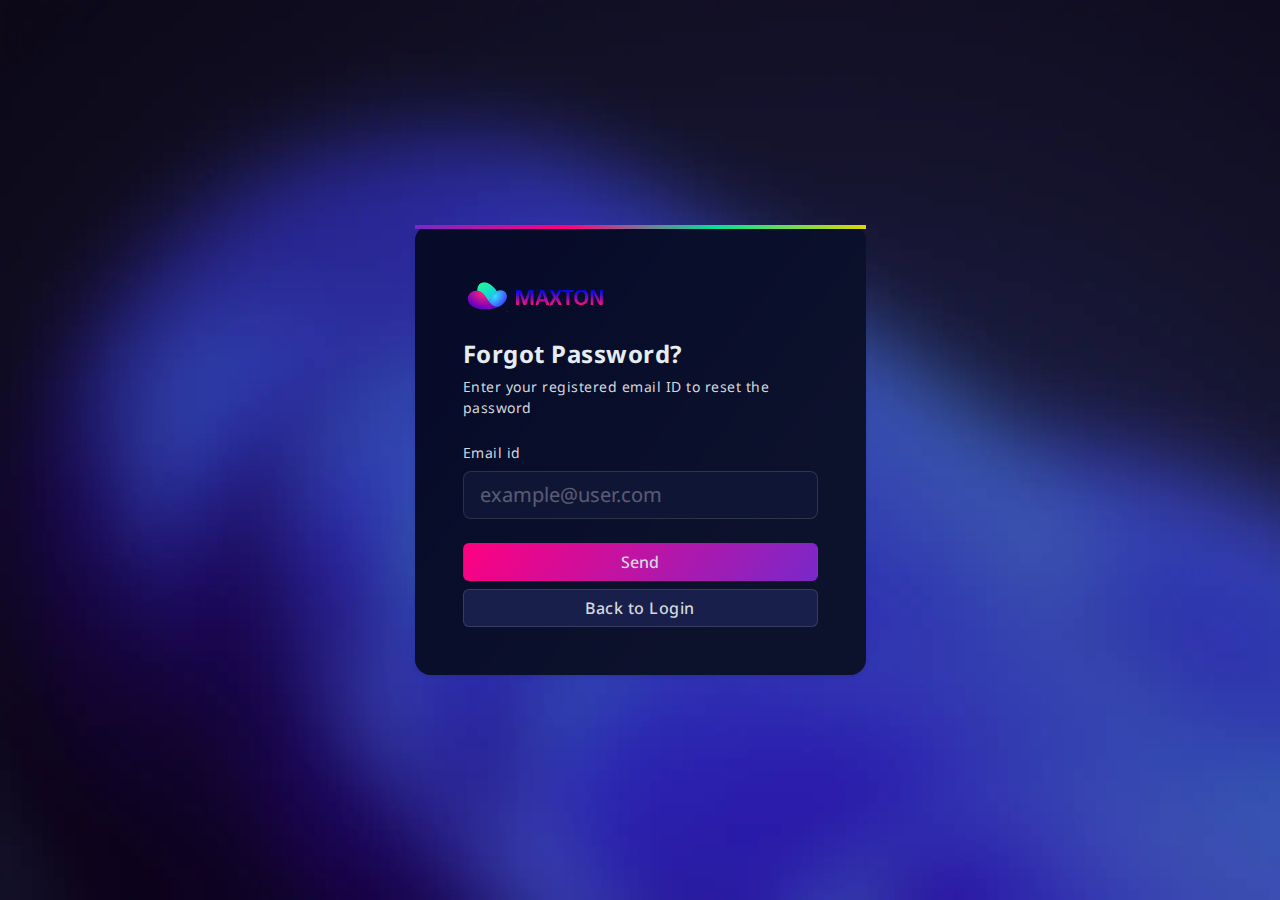
<file: auth-basic-forgot-password.html>
<!doctype html>
<html lang="en" data-bs-theme="blue-theme">

<head>
  <meta charset="utf-8">
  <meta name="viewport" content="width=device-width, initial-scale=1">
  <title>Maxton | Bootstrap 5 Admin Dashboard Template</title>
  <!--favicon-->
	<link rel="icon" href="assets/images/favicon-32x32.png" type="image/png">
  <!-- loader-->
	<link href="assets/css/pace.min.css" rel="stylesheet">
	<script src="assets/js/pace.min.js"></script>

  <!--plugins-->
  <link href="assets/plugins/perfect-scrollbar/css/perfect-scrollbar.css" rel="stylesheet">
  <link rel="stylesheet" type="text/css" href="assets/plugins/metismenu/metisMenu.min.css">
  <link rel="stylesheet" type="text/css" href="assets/plugins/metismenu/mm-vertical.css">
  <!--bootstrap css-->
  <link href="assets/css/bootstrap.min.css" rel="stylesheet">
  <link href="https://fonts.googleapis.com/css2?family=Noto+Sans:wght@300;400;500;600&display=swap" rel="stylesheet">
  <link href="https://fonts.googleapis.com/css?family=Material+Icons+Outlined" rel="stylesheet">
  <!--main css-->
  <link href="assets/css/bootstrap-extended.css" rel="stylesheet">
  <link href="sass/main.css" rel="stylesheet">
  <link href="sass/dark-theme.css" rel="stylesheet">
  <link href="sass/blue-theme.css" rel="stylesheet">
  <link href="sass/responsive.css" rel="stylesheet">

  </head>

  <body class="bg-forgot-password">


  <!--authentication-->
    <div class="auth-basic-wrapper d-flex align-items-center justify-content-center">
      <div class="container my-5 my-lg-0">
        <div class="row">
           <div class="col-12 col-md-8 col-lg-6 col-xl-5 col-xxl-4 mx-auto">
            <div class="card rounded-4 mb-0 border-top border-4 border-primary border-gradient-1">
              <div class="card-body p-5">
                  <img src="assets/images/logo1.png" class="mb-4" width="145" alt="">
                  <h4 class="fw-bold">Forgot Password?</h4>
                  <p class="mb-0">Enter your registered email ID to reset the password</p>

                  <div class="form-body mt-4">
										<form class="row g-4">
											<div class="col-12">
												<label class="form-label">Email id</label>
												<input type="text" class="form-control form-control-lg" placeholder="example@user.com">
											</div>
											<div class="col-12">
												<div class="d-grid gap-2">
                          <button type="button" class="btn btn-grd-primary">Send</button>
                           <a href="auth-basic-login.html" class="btn btn-light">Back to Login</a>
                        </div>
											</div>
										</form>
									</div>

              </div>
            </div>
           </div>
        </div><!--end row-->
      </div>
     </div>
    <!--authentication-->


    <!--plugins-->
    <script src="assets/js/jquery.min.js"></script>

    <script>
      $(document).ready(function () {
        $("#show_hide_password a").on('click', function (event) {
          event.preventDefault();
          if ($('#show_hide_password input').attr("type") == "text") {
            $('#show_hide_password input').attr('type', 'password');
            $('#show_hide_password i').addClass("bi-eye-slash-fill");
            $('#show_hide_password i').removeClass("bi-eye-fill");
          } else if ($('#show_hide_password input').attr("type") == "password") {
            $('#show_hide_password input').attr('type', 'text');
            $('#show_hide_password i').removeClass("bi-eye-slash-fill");
            $('#show_hide_password i').addClass("bi-eye-fill");
          }
        });
      });
    </script>
  
  </body>
</html>
</file>
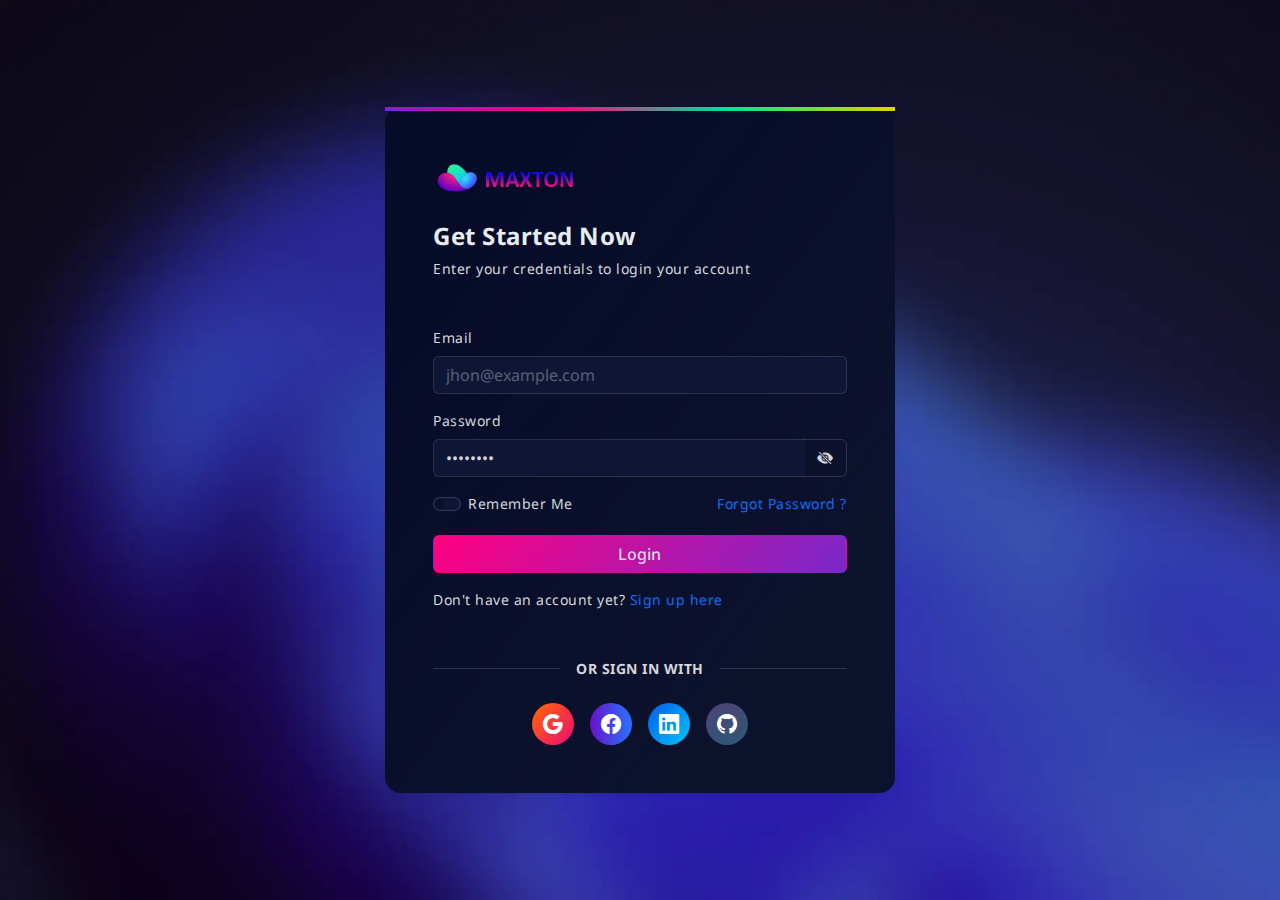
<file: auth-basic-login.html>
<!doctype html>
<html lang="en" data-bs-theme="blue-theme">

<head>
  <meta charset="utf-8">
  <meta name="viewport" content="width=device-width, initial-scale=1">
  <title>Maxton | Bootstrap 5 Admin Dashboard Template</title>
  <!--favicon-->
	<link rel="icon" href="assets/images/favicon-32x32.png" type="image/png">
  <!-- loader-->
	<link href="assets/css/pace.min.css" rel="stylesheet">
	<script src="assets/js/pace.min.js"></script>

  <!--plugins-->
  <link href="assets/plugins/perfect-scrollbar/css/perfect-scrollbar.css" rel="stylesheet">
  <link rel="stylesheet" type="text/css" href="assets/plugins/metismenu/metisMenu.min.css">
  <link rel="stylesheet" type="text/css" href="assets/plugins/metismenu/mm-vertical.css">
  <!--bootstrap css-->
  <link href="assets/css/bootstrap.min.css" rel="stylesheet">
  <link href="https://fonts.googleapis.com/css2?family=Noto+Sans:wght@300;400;500;600&display=swap" rel="stylesheet">
  <link href="https://fonts.googleapis.com/css?family=Material+Icons+Outlined" rel="stylesheet">
  <!--main css-->
  <link href="assets/css/bootstrap-extended.css" rel="stylesheet">
  <link href="sass/main.css" rel="stylesheet">
  <link href="sass/dark-theme.css" rel="stylesheet">
  <link href="sass/blue-theme.css" rel="stylesheet">
  <link href="sass/responsive.css" rel="stylesheet">

  </head>

  <body>

    <!--authentication-->
    <div class="auth-basic-wrapper d-flex align-items-center justify-content-center">
      <div class="container-fluid my-5 my-lg-0">
        <div class="row">
           <div class="col-12 col-md-8 col-lg-6 col-xl-5 col-xxl-4 mx-auto">
            <div class="card rounded-4 mb-0 border-top border-4 border-primary border-gradient-1">
              <div class="card-body p-5">
                  <img src="assets/images/logo1.png" class="mb-4" width="145" alt="">
                  <h4 class="fw-bold">Get Started Now</h4>
                  <p class="mb-0">Enter your credentials to login your account</p>

                  <div class="form-body my-5">
										<form class="row g-3">
											<div class="col-12">
												<label for="inputEmailAddress" class="form-label">Email</label>
												<input type="email" class="form-control" id="inputEmailAddress" placeholder="jhon@example.com">
											</div>
											<div class="col-12">
												<label for="inputChoosePassword" class="form-label">Password</label>
												<div class="input-group" id="show_hide_password">
													<input type="password" class="form-control border-end-0" id="inputChoosePassword" value="12345678" placeholder="Enter Password"> 
                          <a href="javascript:;" class="input-group-text bg-transparent"><i class="bi bi-eye-slash-fill"></i></a>
												</div>
											</div>
											<div class="col-md-6">
												<div class="form-check form-switch">
													<input class="form-check-input" type="checkbox" id="flexSwitchCheckChecked">
													<label class="form-check-label" for="flexSwitchCheckChecked">Remember Me</label>
												</div>
											</div>
											<div class="col-md-6 text-end">	<a href="auth-basic-forgot-password.html">Forgot Password ?</a>
											</div>
											<div class="col-12">
												<div class="d-grid">
													<button type="submit" class="btn btn-grd-primary">Login</button>
												</div>
											</div>
											<div class="col-12">
												<div class="text-start">
													<p class="mb-0">Don't have an account yet? <a href="auth-basic-register.html">Sign up here</a>
													</p>
												</div>
											</div>
										</form>
									</div>

                  <div class="separator section-padding">
                    <div class="line"></div>
                    <p class="mb-0 fw-bold">OR SIGN IN WITH</p>
                    <div class="line"></div>
                  </div>

                  <div class="d-flex gap-3 justify-content-center mt-4">
                    <a href="javascript:;" class="wh-42 d-flex align-items-center justify-content-center rounded-circle bg-grd-danger">
                      <i class="bi bi-google fs-5 text-white"></i>
                    </a>
                    <a href="javascript:;" class="wh-42 d-flex align-items-center justify-content-center rounded-circle bg-grd-deep-blue">
                      <i class="bi bi-facebook fs-5 text-white"></i>
                    </a>
                    <a href="javascript:;" class="wh-42 d-flex align-items-center justify-content-center rounded-circle bg-grd-info">
                      <i class="bi bi-linkedin fs-5 text-white"></i>
                    </a>
                    <a href="javascript:;" class="wh-42 d-flex align-items-center justify-content-center rounded-circle bg-grd-royal">
                      <i class="bi bi-github fs-5 text-white"></i>
                    </a>
                  </div>

              </div>
            </div>
           </div>
        </div><!--end row-->
     </div>
    </div>
    <!--authentication-->


    <!--plugins-->
    <script src="assets/js/jquery.min.js"></script>

    <script>
      $(document).ready(function () {
        $("#show_hide_password a").on('click', function (event) {
          event.preventDefault();
          if ($('#show_hide_password input').attr("type") == "text") {
            $('#show_hide_password input').attr('type', 'password');
            $('#show_hide_password i').addClass("bi-eye-slash-fill");
            $('#show_hide_password i').removeClass("bi-eye-fill");
          } else if ($('#show_hide_password input').attr("type") == "password") {
            $('#show_hide_password input').attr('type', 'text');
            $('#show_hide_password i').removeClass("bi-eye-slash-fill");
            $('#show_hide_password i').addClass("bi-eye-fill");
          }
        });
      });
    </script>
  
  </body>
</html>
</file>
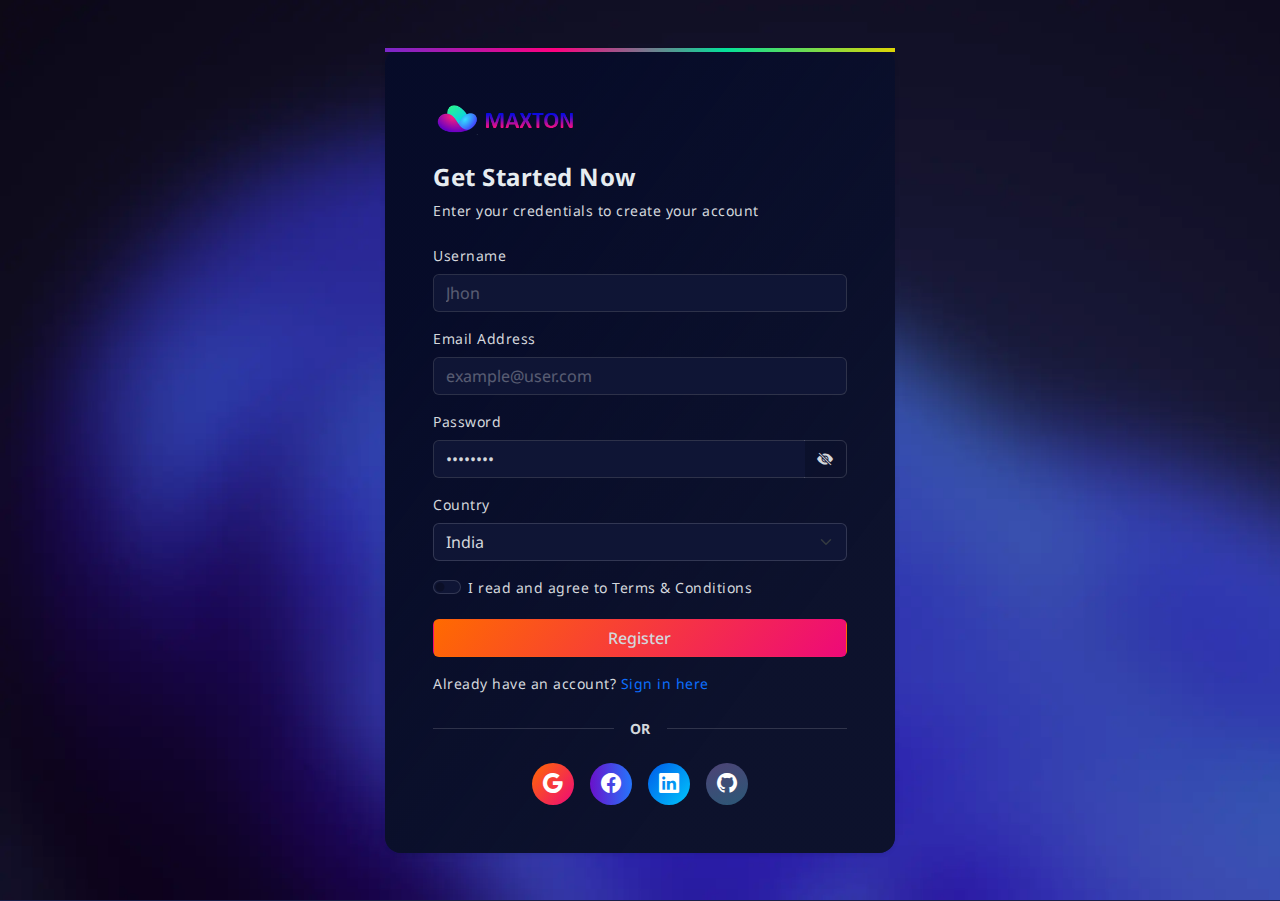
<file: auth-basic-register.html>
<!doctype html>
<html lang="en" data-bs-theme="blue-theme">

<head>
  <meta charset="utf-8">
  <meta name="viewport" content="width=device-width, initial-scale=1">
  <title>Maxton | Bootstrap 5 Admin Dashboard Template</title>
  <!--favicon-->
	<link rel="icon" href="assets/images/favicon-32x32.png" type="image/png">
  <!-- loader-->
	<link href="assets/css/pace.min.css" rel="stylesheet">
	<script src="assets/js/pace.min.js"></script>

  <!--plugins-->
  <link href="assets/plugins/perfect-scrollbar/css/perfect-scrollbar.css" rel="stylesheet">
  <link rel="stylesheet" type="text/css" href="assets/plugins/metismenu/metisMenu.min.css">
  <link rel="stylesheet" type="text/css" href="assets/plugins/metismenu/mm-vertical.css">
  <!--bootstrap css-->
  <link href="assets/css/bootstrap.min.css" rel="stylesheet">
  <link href="https://fonts.googleapis.com/css2?family=Noto+Sans:wght@300;400;500;600&display=swap" rel="stylesheet">
  <link href="https://fonts.googleapis.com/css?family=Material+Icons+Outlined" rel="stylesheet">
  <!--main css-->
  <link href="assets/css/bootstrap-extended.css" rel="stylesheet">
  <link href="sass/main.css" rel="stylesheet">
  <link href="sass/dark-theme.css" rel="stylesheet">
  <link href="sass/blue-theme.css" rel="stylesheet">
  <link href="sass/responsive.css" rel="stylesheet">

  </head>

  <body class="bg-register">


    <!--authentication-->

     <div class="container-fluid my-5">
        <div class="row">
           <div class="col-12 col-md-8 col-lg-6 col-xl-5 col-xxl-5 mx-auto">
            <div class="card rounded-4 mb-0 border-top border-4 border-primary border-gradient-1">
              <div class="card-body p-5">
                  <img src="assets/images/logo1.png" class="mb-4" width="145" alt="">
                  <h4 class="fw-bold">Get Started Now</h4>
                  <p class="mb-0">Enter your credentials to create your account</p>

                  <div class="form-body my-4">
										<form class="row g-3">
											<div class="col-12">
												<label for="inputUsername" class="form-label">Username</label>
												<input type="email" class="form-control" id="inputUsername" placeholder="Jhon">
											</div>
											<div class="col-12">
												<label for="inputEmailAddress" class="form-label">Email Address</label>
												<input type="email" class="form-control" id="inputEmailAddress" placeholder="example@user.com">
											</div>
											<div class="col-12">
												<label for="inputChoosePassword" class="form-label">Password</label>
												<div class="input-group" id="show_hide_password">
													<input type="password" class="form-control border-end-0" id="inputChoosePassword" value="12345678" placeholder="Enter Password">
                           <a href="javascript:;" class="input-group-text bg-transparent"><i class="bi bi-eye-slash-fill"></i></a>
												</div>
											</div>
											<div class="col-12">
												<label for="inputSelectCountry" class="form-label">Country</label>
												<select class="form-select" id="inputSelectCountry" aria-label="Default select example">
													<option selected="">India</option>
													<option value="1">United Kingdom</option>
													<option value="2">America</option>
													<option value="3">Dubai</option>
												</select>
											</div>
											<div class="col-12">
												<div class="form-check form-switch">
													<input class="form-check-input" type="checkbox" id="flexSwitchCheckChecked">
													<label class="form-check-label" for="flexSwitchCheckChecked">I read and agree to Terms &amp; Conditions</label>
												</div>
											</div>
											<div class="col-12">
												<div class="d-grid">
													<button type="submit" class="btn btn-grd-danger">Register</button>
												</div>
											</div>
											<div class="col-12">
												<div class="text-start">
													<p class="mb-0">Already have an account? <a href="auth-basic-login.html">Sign in here</a></p>
												</div>
											</div>
										</form>
									</div>

                  <div class="separator section-padding">
                    <div class="line"></div>
                    <p class="mb-0 fw-bold">OR</p>
                    <div class="line"></div>
                  </div>

                  <div class="d-flex gap-3 justify-content-center mt-4">
                    <a href="javascript:;" class="wh-42 d-flex align-items-center justify-content-center rounded-circle bg-grd-danger">
                      <i class="bi bi-google fs-5 text-white"></i>
                    </a>
                    <a href="javascript:;" class="wh-42 d-flex align-items-center justify-content-center rounded-circle bg-grd-deep-blue">
                      <i class="bi bi-facebook fs-5 text-white"></i>
                    </a>
                    <a href="javascript:;" class="wh-42 d-flex align-items-center justify-content-center rounded-circle bg-grd-info">
                      <i class="bi bi-linkedin fs-5 text-white"></i>
                    </a>
                    <a href="javascript:;" class="wh-42 d-flex align-items-center justify-content-center rounded-circle bg-grd-royal">
                      <i class="bi bi-github fs-5 text-white"></i>
                    </a>
                  </div>

              </div>
            </div>
           </div>
        </div><!--end row-->
     </div>
      
    <!--authentication-->




    <!--plugins-->
    <script src="assets/js/jquery.min.js"></script>

    <script>
      $(document).ready(function () {
        $("#show_hide_password a").on('click', function (event) {
          event.preventDefault();
          if ($('#show_hide_password input').attr("type") == "text") {
            $('#show_hide_password input').attr('type', 'password');
            $('#show_hide_password i').addClass("bi-eye-slash-fill");
            $('#show_hide_password i').removeClass("bi-eye-fill");
          } else if ($('#show_hide_password input').attr("type") == "password") {
            $('#show_hide_password input').attr('type', 'text');
            $('#show_hide_password i').removeClass("bi-eye-slash-fill");
            $('#show_hide_password i').addClass("bi-eye-fill");
          }
        });
      });
    </script>
  
  </body>
</html>
</file>
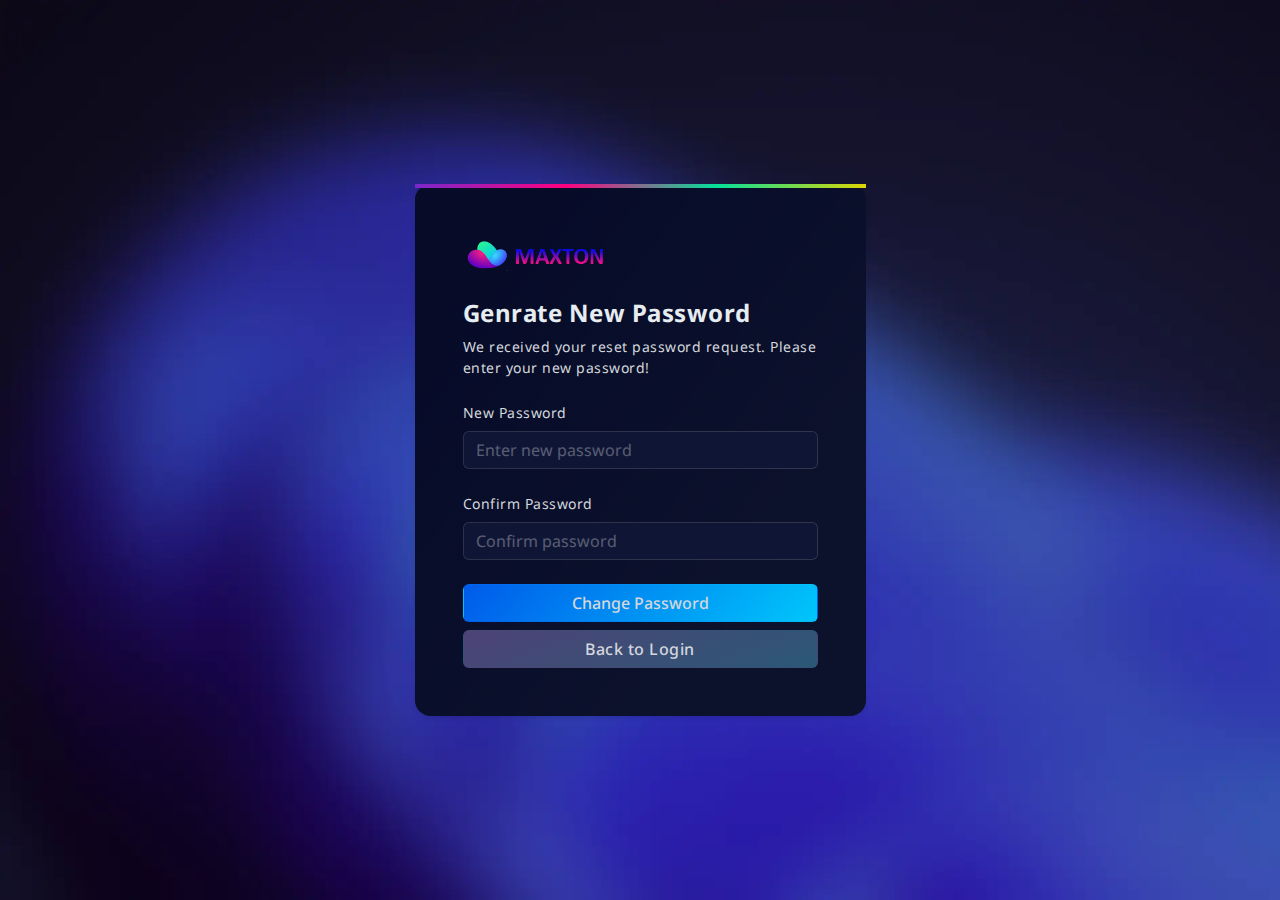
<file: auth-basic-reset-password.html>
<!doctype html>
<html lang="en" data-bs-theme="blue-theme">

<head>
  <meta charset="utf-8">
  <meta name="viewport" content="width=device-width, initial-scale=1">
  <title>Maxton | Bootstrap 5 Admin Dashboard Template</title>
  <!--favicon-->
	<link rel="icon" href="assets/images/favicon-32x32.png" type="image/png">
  <!-- loader-->
	<link href="assets/css/pace.min.css" rel="stylesheet">
	<script src="assets/js/pace.min.js"></script>

  <!--plugins-->
  <link href="assets/plugins/perfect-scrollbar/css/perfect-scrollbar.css" rel="stylesheet">
  <link rel="stylesheet" type="text/css" href="assets/plugins/metismenu/metisMenu.min.css">
  <link rel="stylesheet" type="text/css" href="assets/plugins/metismenu/mm-vertical.css">
  <!--bootstrap css-->
  <link href="assets/css/bootstrap.min.css" rel="stylesheet">
  <link href="https://fonts.googleapis.com/css2?family=Noto+Sans:wght@300;400;500;600&display=swap" rel="stylesheet">
  <link href="https://fonts.googleapis.com/css?family=Material+Icons+Outlined" rel="stylesheet">
  <!--main css-->
  <link href="assets/css/bootstrap-extended.css" rel="stylesheet">
  <link href="sass/main.css" rel="stylesheet">
  <link href="sass/dark-theme.css" rel="stylesheet">
  <link href="sass/blue-theme.css" rel="stylesheet">
  <link href="sass/responsive.css" rel="stylesheet">

  </head>

  <body class="bg-reset-password">

    <!--authentication-->
    <div class="auth-basic-wrapper d-flex align-items-center justify-content-center">
     <div class="container my-5 my-lg-0">
        <div class="row">
           <div class="col-12 col-md-8 col-lg-6 col-xl-5 col-xxl-4 mx-auto">
            <div class="card rounded-4 mb-0 border-top border-4 border-primary border-gradient-1">
              <div class="card-body p-5">
                  <img src="assets/images/logo1.png" class="mb-4" width="145" alt="">
                  <h4 class="fw-bold">Genrate New Password</h4>
                  <p class="mb-0">We received your reset password request. Please enter your new password!</p>
                  <div class="form-body mt-4">
										<form class="row g-4">
											<div class="col-12">
												<label class="form-label" for="NewPassword">New Password</label>
												<input type="text" class="form-control" id="NewPassword" placeholder="Enter new password">
											</div>
                      <div class="col-12">
                        <label class="form-label" for="ConfirmPassword">Confirm Password</label>
                        <input type="text" class="form-control" id="ConfirmPassword" placeholder="Confirm password">
                      </div>
											<div class="col-12">
												<div class="d-grid gap-2">
                          <button type="button" class="btn btn-grd-info">Change Password</button>
                           <a href="auth-basic-login.html" class="btn btn-grd-royal">Back to Login</a>
                        </div>
											</div>
										</form>
									</div>

              </div>
            </div>
           </div>
        </div><!--end row-->
     </div>
    </div>
    <!--authentication-->




    <!--plugins-->
    <script src="assets/js/jquery.min.js"></script>

    <script>
      $(document).ready(function () {
        $("#show_hide_password a").on('click', function (event) {
          event.preventDefault();
          if ($('#show_hide_password input').attr("type") == "text") {
            $('#show_hide_password input').attr('type', 'password');
            $('#show_hide_password i').addClass("bi-eye-slash-fill");
            $('#show_hide_password i').removeClass("bi-eye-fill");
          } else if ($('#show_hide_password input').attr("type") == "password") {
            $('#show_hide_password input').attr('type', 'text');
            $('#show_hide_password i').removeClass("bi-eye-slash-fill");
            $('#show_hide_password i').addClass("bi-eye-fill");
          }
        });
      });
    </script>
  
  </body>
</html>
</file>
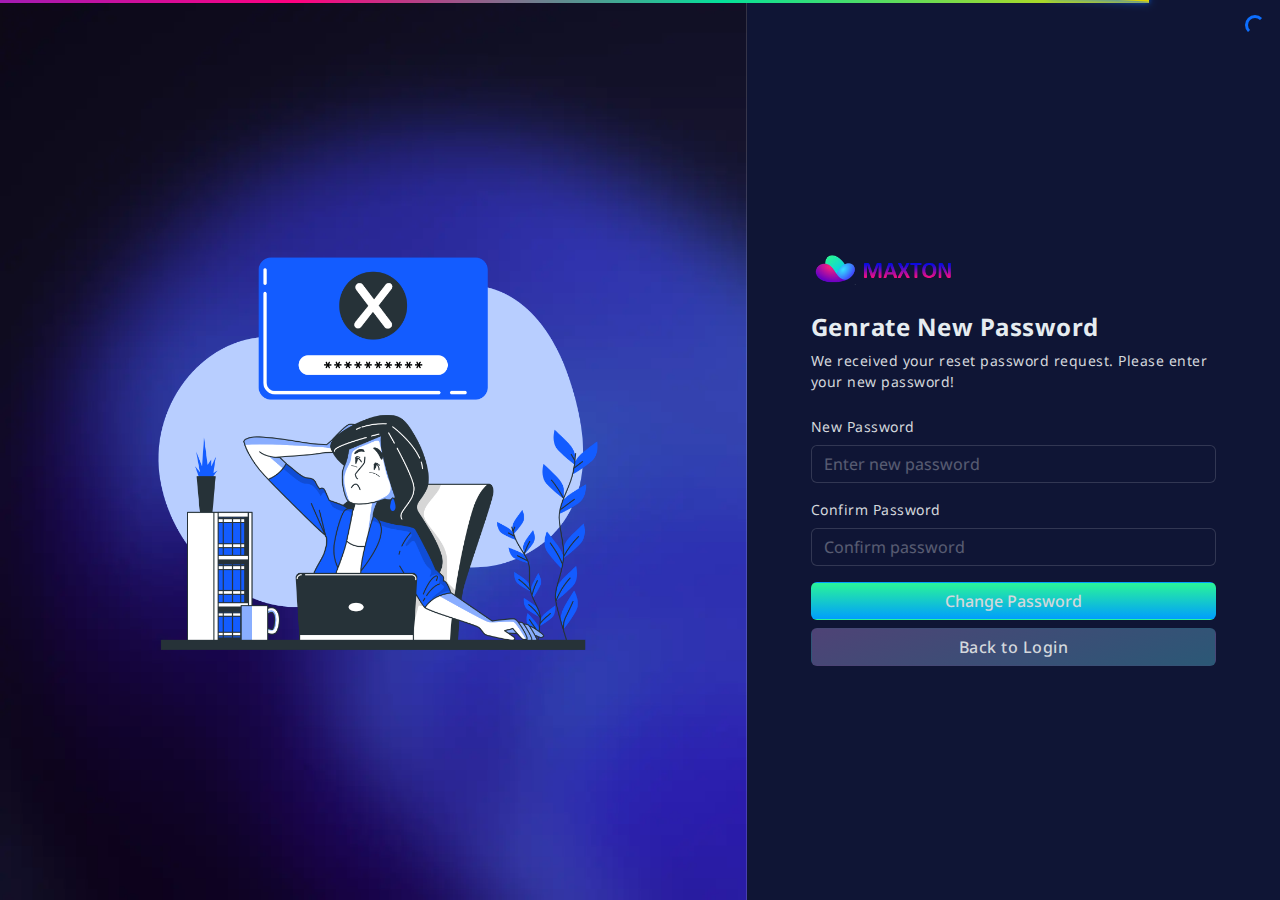
<file: auth-cover-reset-password.html>
<!doctype html>
<html lang="en" data-bs-theme="blue-theme">

<head>
  <meta charset="utf-8">
  <meta name="viewport" content="width=device-width, initial-scale=1">
  <title>Maxton | Bootstrap 5 Admin Dashboard Template</title>
  <!--favicon-->
	<link rel="icon" href="assets/images/favicon-32x32.png" type="image/png">
  <!-- loader-->
	<link href="assets/css/pace.min.css" rel="stylesheet">
	<script src="assets/js/pace.min.js"></script>

  <!--plugins-->
  <link href="assets/plugins/perfect-scrollbar/css/perfect-scrollbar.css" rel="stylesheet">
  <link rel="stylesheet" type="text/css" href="assets/plugins/metismenu/metisMenu.min.css">
  <link rel="stylesheet" type="text/css" href="assets/plugins/metismenu/mm-vertical.css">
  <!--bootstrap css-->
  <link href="assets/css/bootstrap.min.css" rel="stylesheet">
  <link href="https://fonts.googleapis.com/css2?family=Noto+Sans:wght@300;400;500;600&display=swap" rel="stylesheet">
  <link href="https://fonts.googleapis.com/css?family=Material+Icons+Outlined" rel="stylesheet">
  <!--main css-->
  <link href="assets/css/bootstrap-extended.css" rel="stylesheet">
  <link href="sass/main.css" rel="stylesheet">
  <link href="sass/dark-theme.css" rel="stylesheet">
  <link href="sass/blue-theme.css" rel="stylesheet">
  <link href="sass/responsive.css" rel="stylesheet">

  </head>

<body>


  <!--authentication-->

  <div class="section-authentication-cover">
    <div class="">
      <div class="row g-0">

        <div class="col-12 col-xl-7 col-xxl-8 auth-cover-left align-items-center justify-content-center d-none d-xl-flex border-end bg-transparent">

          <div class="card rounded-0 mb-0 border-0 shadow-none bg-transparent bg-none">
            <div class="card-body">
              <img src="assets/images/auth/forgot-password1.png" class="img-fluid auth-img-cover-login" width="550"
                alt="">
            </div>
          </div>

        </div>

        <div class="col-12 col-xl-5 col-xxl-4 auth-cover-right align-items-center justify-content-center">
          <div class="card rounded-0 m-3 mb-0 border-0 shadow-none bg-none">
            <div class="card-body p-5">
              <img src="assets/images/logo1.png" class="mb-4" width="145" alt="">
              <h4 class="fw-bold">Genrate New Password</h4>
              <p class="mb-0">We received your reset password request. Please enter your new password!</p>
              <div class="form-body mt-4">
                <form class="row g-3">
                  <div class="col-12">
                    <label class="form-label" for="NewPassword">New Password</label>
                    <input type="text" class="form-control" id="NewPassword" placeholder="Enter new password">
                  </div>
                  <div class="col-12">
                    <label class="form-label" for="ConfirmPassword">Confirm Password</label>
                    <input type="text" class="form-control" id="ConfirmPassword" placeholder="Confirm password">
                  </div>
                  <div class="col-12">
                    <div class="d-grid gap-2">
                      <button type="button" class="btn btn-grd-branding">Change Password</button>
                       <a href="auth-cover-login.html" class="btn btn-grd-royal">Back to Login</a>
                    </div>
                  </div>
                </form>
              </div>
    
          </div>
          </div>
        </div>

      </div>
      <!--end row-->
    </div>
  </div>

  <!--authentication-->




  <!--plugins-->
  <script src="assets/js/jquery.min.js"></script>

  <script>
    $(document).ready(function () {
      $("#show_hide_password a").on('click', function (event) {
        event.preventDefault();
        if ($('#show_hide_password input').attr("type") == "text") {
          $('#show_hide_password input').attr('type', 'password');
          $('#show_hide_password i').addClass("bi-eye-slash-fill");
          $('#show_hide_password i').removeClass("bi-eye-fill");
        } else if ($('#show_hide_password input').attr("type") == "password") {
          $('#show_hide_password input').attr('type', 'text');
          $('#show_hide_password i').removeClass("bi-eye-slash-fill");
          $('#show_hide_password i').addClass("bi-eye-fill");
        }
      });
    });
  </script>

</body>

</html>
</file>
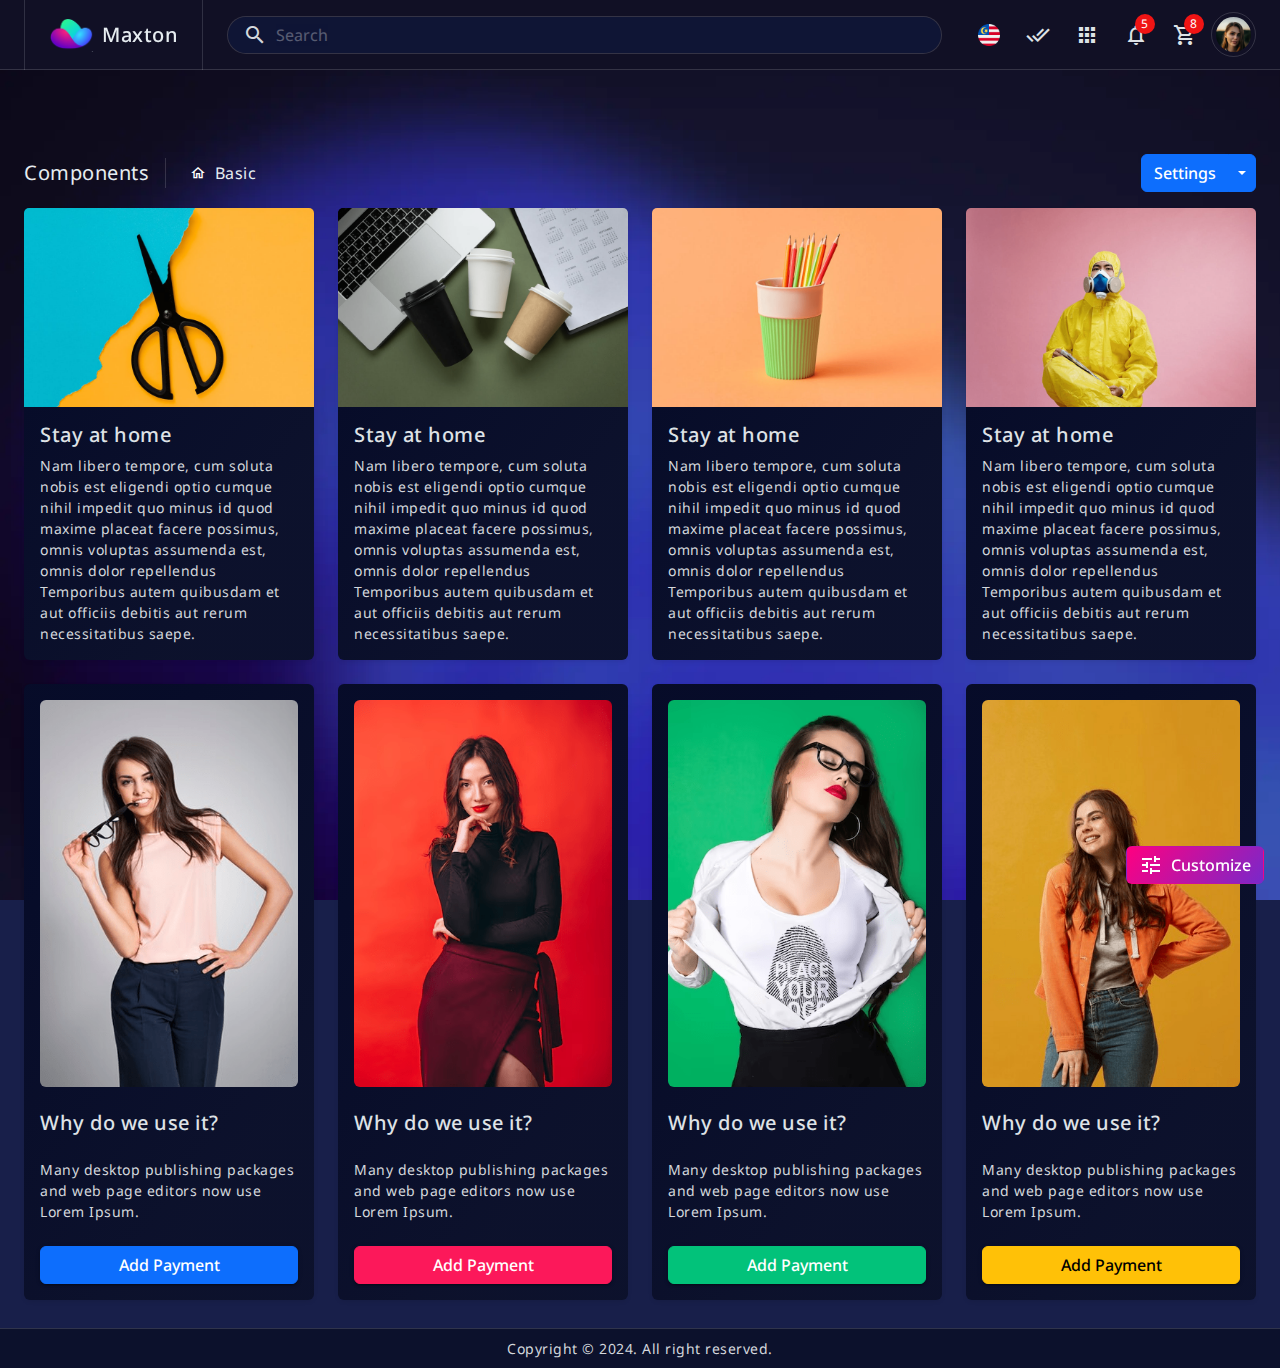
<file: component-cards-basic.html>
<!doctype html>
<html lang="en" data-bs-theme="blue-theme">

<head>
  <meta charset="utf-8">
  <meta name="viewport" content="width=device-width, initial-scale=1">
  <title>Maxton | Bootstrap 5 Admin Dashboard Template</title>
  <!--favicon-->
	<link rel="icon" href="assets/images/favicon-32x32.png" type="image/png">
  <!-- loader-->
	<link href="assets/css/pace.min.css" rel="stylesheet">
	<script src="assets/js/pace.min.js"></script>

  <!--plugins-->
  <link href="assets/plugins/perfect-scrollbar/css/perfect-scrollbar.css" rel="stylesheet">
  <link rel="stylesheet" type="text/css" href="assets/plugins/metismenu/metisMenu.min.css">
  <link rel="stylesheet" type="text/css" href="assets/plugins/metismenu/mm-vertical.css">
  <link href="assets/plugins/simplebar/css/simplebar.css" rel="stylesheet">
  <!--bootstrap css-->
  <link href="assets/css/bootstrap.min.css" rel="stylesheet">
  <link href="https://fonts.googleapis.com/css2?family=Noto+Sans:wght@300;400;500;600&display=swap" rel="stylesheet">
  <link href="https://fonts.googleapis.com/css?family=Material+Icons+Outlined" rel="stylesheet">
  <!--main css-->
  <link href="assets/css/bootstrap-extended.css" rel="stylesheet">
  <link href="sass/main.css" rel="stylesheet">
  <link href="assets/css/horizontal-menu.css" rel="stylesheet">
  <link href="sass/dark-theme.css" rel="stylesheet">
  <link href="sass/blue-theme.css" rel="stylesheet">
  <link href="sass/semi-dark.css" rel="stylesheet">
  <link href="sass/bordered-theme.css" rel="stylesheet">
  <link href="sass/responsive.css" rel="stylesheet">

</head>

<body>

 <!--start header-->
 <header class="top-header">
  <nav class="navbar navbar-expand align-items-center justify-content-between gap-4 border-bottom">
    <div class="logo-header d-none d-xl-flex align-items-center gap-2">
      <div class="logo-icon">
        <img src="assets/images/logo-icon.png" class="logo-img" width="45" alt="">
      </div>
      <div class="logo-name">
        <h5 class="mb-0">Maxton</h5>
      </div>
    </div>
    <div class="btn-toggle d-xl-none" data-bs-toggle="offcanvas" data-bs-target="#offcanvasNavbar">
      <a href="javascript:;"><i class="material-icons-outlined">menu</i></a>
    </div>
    <div class="search-bar">
      <div class="position-relative">
        <input class="form-control rounded-5 px-5 search-control d-lg-block d-none" type="text" placeholder="Search">
        <span class="material-icons-outlined position-absolute d-lg-block d-none ms-3 translate-middle-y start-0 top-50">search</span>
        <span class="material-icons-outlined position-absolute me-3 translate-middle-y end-0 top-50 search-close">close</span>
        <div class="search-popup p-3">
          <div class="card rounded-4 overflow-hidden">
            <div class="card-header d-lg-none">
              <div class="position-relative">
                <input class="form-control rounded-5 px-5 mobile-search-control" type="text" placeholder="Search">
                <span class="material-icons-outlined position-absolute ms-3 translate-middle-y start-0 top-50">search</span>
                <span class="material-icons-outlined position-absolute me-3 translate-middle-y end-0 top-50 mobile-search-close">close</span>
               </div>
            </div>
            <div class="card-body search-content">
              <p class="search-title">Recent Searches</p>
              <div class="d-flex align-items-start flex-wrap gap-2 kewords-wrapper">
                <a href="javascript:;" class="kewords"><span>Angular Template</span><i
                    class="material-icons-outlined fs-6">search</i></a>
                <a href="javascript:;" class="kewords"><span>Dashboard</span><i
                    class="material-icons-outlined fs-6">search</i></a>
                <a href="javascript:;" class="kewords"><span>Admin Template</span><i
                    class="material-icons-outlined fs-6">search</i></a>
                <a href="javascript:;" class="kewords"><span>Bootstrap 5 Admin</span><i
                    class="material-icons-outlined fs-6">search</i></a>
                <a href="javascript:;" class="kewords"><span>Html eCommerce</span><i
                    class="material-icons-outlined fs-6">search</i></a>
                <a href="javascript:;" class="kewords"><span>Sass</span><i
                    class="material-icons-outlined fs-6">search</i></a>
                <a href="javascript:;" class="kewords"><span>laravel 9</span><i
                    class="material-icons-outlined fs-6">search</i></a>
              </div>
              <hr>
              <p class="search-title">Tutorials</p>
              <div class="search-list d-flex flex-column gap-2">
                <div class="search-list-item d-flex align-items-center gap-3">
                  <div class="list-icon">
                    <i class="material-icons-outlined fs-5">play_circle</i>
                  </div>
                  <div class="">
                    <h5 class="mb-0 search-list-title ">Wordpress Tutorials</h5>
                  </div>
                </div>
                <div class="search-list-item d-flex align-items-center gap-3">
                  <div class="list-icon">
                    <i class="material-icons-outlined fs-5">shopping_basket</i>
                  </div>
                  <div class="">
                    <h5 class="mb-0 search-list-title">eCommerce Website Tutorials</h5>
                  </div>
                </div>

                <div class="search-list-item d-flex align-items-center gap-3">
                  <div class="list-icon">
                    <i class="material-icons-outlined fs-5">laptop</i>
                  </div>
                  <div class="">
                    <h5 class="mb-0 search-list-title">Responsive Design</h5>
                  </div>
                </div>
              </div>

              <hr>
              <p class="search-title">Members</p>

              <div class="search-list d-flex flex-column gap-2">
                <div class="search-list-item d-flex align-items-center gap-3">
                  <div class="memmber-img">
                    <img src="assets/images/avatars/01.png" width="32" height="32" class="rounded-circle" alt="">
                  </div>
                  <div class="">
                    <h5 class="mb-0 search-list-title ">Andrew Stark</h5>
                  </div>
                </div>

                <div class="search-list-item d-flex align-items-center gap-3">
                  <div class="memmber-img">
                    <img src="assets/images/avatars/02.png" width="32" height="32" class="rounded-circle" alt="">
                  </div>
                  <div class="">
                    <h5 class="mb-0 search-list-title ">Snetro Jhonia</h5>
                  </div>
                </div>

                <div class="search-list-item d-flex align-items-center gap-3">
                  <div class="memmber-img">
                    <img src="assets/images/avatars/03.png" width="32" height="32" class="rounded-circle" alt="">
                  </div>
                  <div class="">
                    <h5 class="mb-0 search-list-title">Michle Clark</h5>
                  </div>
                </div>

              </div>
            </div>
            <div class="card-footer text-center bg-transparent">
              <a href="javascript:;" class="btn w-100">See All Search Results</a>
            </div>
          </div>
        </div>
      </div>
    </div>
    <ul class="navbar-nav gap-1 nav-right-links align-items-center">
      <li class="nav-item d-lg-none mobile-search-btn">
        <a class="nav-link" href="javascript:;"><i class="material-icons-outlined">search</i></a>
      </li>
      <li class="nav-item dropdown">
        <a class="nav-link dropdown-toggle dropdown-toggle-nocaret" href="avascript:;" data-bs-toggle="dropdown"><img src="assets/images/county/02.png" width="22" alt="">
        </a>
        <ul class="dropdown-menu dropdown-menu-end">
          <li><a class="dropdown-item d-flex align-items-center py-2" href="javascript:;"><img src="assets/images/county/01.png" width="20" alt=""><span class="ms-2">English</span></a>
          </li>
          <li><a class="dropdown-item d-flex align-items-center py-2" href="javascript:;"><img src="assets/images/county/02.png" width="20" alt=""><span class="ms-2">Catalan</span></a>
          </li>
          <li><a class="dropdown-item d-flex align-items-center py-2" href="javascript:;"><img src="assets/images/county/03.png" width="20" alt=""><span class="ms-2">French</span></a>
          </li>
          <li><a class="dropdown-item d-flex align-items-center py-2" href="javascript:;"><img src="assets/images/county/04.png" width="20" alt=""><span class="ms-2">Belize</span></a>
          </li>
          <li><a class="dropdown-item d-flex align-items-center py-2" href="javascript:;"><img src="assets/images/county/05.png" width="20" alt=""><span class="ms-2">Colombia</span></a>
          </li>
          <li><a class="dropdown-item d-flex align-items-center py-2" href="javascript:;"><img src="assets/images/county/06.png" width="20" alt=""><span class="ms-2">Spanish</span></a>
          </li>
          <li><a class="dropdown-item d-flex align-items-center py-2" href="javascript:;"><img src="assets/images/county/07.png" width="20" alt=""><span class="ms-2">Georgian</span></a>
          </li>
          <li><a class="dropdown-item d-flex align-items-center py-2" href="javascript:;"><img src="assets/images/county/08.png" width="20" alt=""><span class="ms-2">Hindi</span></a>
          </li>
        </ul>
      </li>

      <li class="nav-item dropdown position-static  d-md-flex d-none">
        <a class="nav-link dropdown-toggle dropdown-toggle-nocaret" data-bs-auto-close="outside"
        data-bs-toggle="dropdown" href="javascript:;"><i class="material-icons-outlined">done_all</i></a>
        <div class="dropdown-menu dropdown-menu-end mega-menu shadow-lg p-4 p-lg-5">
          <div class="mega-menu-widgets">
           <div class="row row-cols-1 row-cols-lg-2 row-cols-xl-3 g-4 g-lg-5">
              <div class="col">
                <div class="card rounded-4 shadow-none border mb-0">
                  <div class="card-body">
                    <div class="d-flex align-items-start gap-3">
                      <div class="mega-menu-icon flex-shrink-0 bg-danger">
                        <i class="material-icons-outlined">question_answer</i>
                      </div>
                      <div class="mega-menu-content">
                         <h5>Marketing</h5>
                         <p class="mb-0 f-14">In publishing and graphic design, Lorem ipsum is a placeholder text commonly used to demonstrate
                           the visual form of a document.</p>
                      </div>
                   </div>
                  </div>
                </div>
              </div>
              <div class="col">
                <div class="card rounded-4 shadow-none border mb-0">
                  <div class="card-body">
                    <div class="d-flex align-items-start gap-3">
                      <img src="assets/images/megaIcons/02.png" width="40" alt="">
                      <div class="mega-menu-content">
                         <h5>Website</h5>
                         <p class="mb-0 f-14">In publishing and graphic design, Lorem ipsum is a placeholder text commonly used to demonstrate
                           the visual form of a document.</p>
                      </div>
                   </div>
                  </div>
                </div>
              </div>
              <div class="col">
                <div class="card rounded-4 shadow-none border mb-0">
                  <div class="card-body">
                    <div class="d-flex align-items-start gap-3">
                      <img src="assets/images/megaIcons/03.png" width="40" alt="">
                      <div class="mega-menu-content">
                          <h5>Subscribers</h5>
                         <p class="mb-0 f-14">In publishing and graphic design, Lorem ipsum is a placeholder text commonly used to demonstrate
                           the visual form of a document.</p>
                      </div>
                   </div>
                  </div>
                </div>
              </div>
              <div class="col">
                <div class="card rounded-4 shadow-none border mb-0">
                  <div class="card-body">
                    <div class="d-flex align-items-start gap-3">
                      <img src="assets/images/megaIcons/01.png" width="40" alt="">
                      <div class="mega-menu-content">
                         <h5>Hubspot</h5>
                         <p class="mb-0 f-14">In publishing and graphic design, Lorem ipsum is a placeholder text commonly used to demonstrate
                           the visual form of a document.</p>
                      </div>
                   </div>
                  </div>
                </div>
              </div>
              <div class="col">
                <div class="card rounded-4 shadow-none border mb-0">
                  <div class="card-body">
                    <div class="d-flex align-items-start gap-3">
                      <img src="assets/images/megaIcons/11.png" width="40" alt="">
                      <div class="mega-menu-content">
                         <h5>Templates</h5>
                         <p class="mb-0 f-14">In publishing and graphic design, Lorem ipsum is a placeholder text commonly used to demonstrate
                           the visual form of a document.</p>
                      </div>
                   </div>
                  </div>
                </div>
              </div>
              <div class="col">
                <div class="card rounded-4 shadow-none border mb-0">
                  <div class="card-body">
                    <div class="d-flex align-items-start gap-3">
                      <img src="assets/images/megaIcons/13.png" width="40" alt="">
                      <div class="mega-menu-content">
                         <h5>Ebooks</h5>
                         <p class="mb-0 f-14">In publishing and graphic design, Lorem ipsum is a placeholder text commonly used to demonstrate
                           the visual form of a document.</p>
                      </div>
                   </div>
                  </div>
                </div>
              </div>
              <div class="col">
                <div class="card rounded-4 shadow-none border mb-0">
                  <div class="card-body">
                    <div class="d-flex align-items-start gap-3">
                      <img src="assets/images/megaIcons/12.png" width="40" alt="">
                      <div class="mega-menu-content">
                         <h5>Sales</h5>
                         <p class="mb-0 f-14">In publishing and graphic design, Lorem ipsum is a placeholder text commonly used to demonstrate
                           the visual form of a document.</p>
                      </div>
                   </div>
                  </div>
                </div>
              </div>
              <div class="col">
                <div class="card rounded-4 shadow-none border mb-0">
                  <div class="card-body">
                    <div class="d-flex align-items-start gap-3">
                      <img src="assets/images/megaIcons/08.png" width="40" alt="">
                      <div class="mega-menu-content">
                         <h5>Tools</h5>
                         <p class="mb-0 f-14">In publishing and graphic design, Lorem ipsum is a placeholder text commonly used to demonstrate
                           the visual form of a document.</p>
                      </div>
                   </div>
                  </div>
                </div>
              </div>
              <div class="col">
                <div class="card rounded-4 shadow-none border mb-0">
                  <div class="card-body">
                    <div class="d-flex align-items-start gap-3">
                      <img src="assets/images/megaIcons/09.png" width="40" alt="">
                      <div class="mega-menu-content">
                         <h5>Academy</h5>
                         <p class="mb-0 f-14">In publishing and graphic design, Lorem ipsum is a placeholder text commonly used to demonstrate
                           the visual form of a document.</p>
                      </div>
                   </div>
                  </div>
                </div>
              </div>
           </div><!--end row-->
          </div>
        </div>
      </li>
      <li class="nav-item dropdown">
        <a class="nav-link dropdown-toggle dropdown-toggle-nocaret" data-bs-auto-close="outside"
          data-bs-toggle="dropdown" href="javascript:;"><i class="material-icons-outlined">apps</i></a>
        <div class="dropdown-menu dropdown-menu-end dropdown-apps shadow-lg p-3">
          <div class="border rounded-4 overflow-hidden">
            <div class="row row-cols-3 g-0 border-bottom">
              <div class="col border-end">
                <div class="app-wrapper d-flex flex-column gap-2 text-center">
                  <div class="app-icon">
                    <img src="assets/images/apps/01.png" width="36" alt="">
                  </div>
                  <div class="app-name">
                    <p class="mb-0">Gmail</p>
                  </div>
                </div>
              </div>
              <div class="col border-end">
                <div class="app-wrapper d-flex flex-column gap-2 text-center">
                  <div class="app-icon">
                    <img src="assets/images/apps/02.png" width="36" alt="">
                  </div>
                  <div class="app-name">
                    <p class="mb-0">Skype</p>
                  </div>
                </div>
              </div>
              <div class="col">
                <div class="app-wrapper d-flex flex-column gap-2 text-center">
                  <div class="app-icon">
                    <img src="assets/images/apps/03.png" width="36" alt="">
                  </div>
                  <div class="app-name">
                    <p class="mb-0">Slack</p>
                  </div>
                </div>
              </div>
            </div><!--end row-->

            <div class="row row-cols-3 g-0 border-bottom">
              <div class="col border-end">
                <div class="app-wrapper d-flex flex-column gap-2 text-center">
                  <div class="app-icon">
                    <img src="assets/images/apps/04.png" width="36" alt="">
                  </div>
                  <div class="app-name">
                    <p class="mb-0">YouTube</p>
                  </div>
                </div>
              </div>
              <div class="col border-end">
                <div class="app-wrapper d-flex flex-column gap-2 text-center">
                  <div class="app-icon">
                    <img src="assets/images/apps/05.png" width="36" alt="">
                  </div>
                  <div class="app-name">
                    <p class="mb-0">Google</p>
                  </div>
                </div>
              </div>
              <div class="col">
                <div class="app-wrapper d-flex flex-column gap-2 text-center">
                  <div class="app-icon">
                    <img src="assets/images/apps/06.png" width="36" alt="">
                  </div>
                  <div class="app-name">
                    <p class="mb-0">Instagram</p>
                  </div>
                </div>
              </div>
            </div><!--end row-->

            <div class="row row-cols-3 g-0 border-bottom">
              <div class="col border-end">
                <div class="app-wrapper d-flex flex-column gap-2 text-center">
                  <div class="app-icon">
                    <img src="assets/images/apps/07.png" width="36" alt="">
                  </div>
                  <div class="app-name">
                    <p class="mb-0">Spotify</p>
                  </div>
                </div>
              </div>
              <div class="col border-end">
                <div class="app-wrapper d-flex flex-column gap-2 text-center">
                  <div class="app-icon">
                    <img src="assets/images/apps/08.png" width="36" alt="">
                  </div>
                  <div class="app-name">
                    <p class="mb-0">Yahoo</p>
                  </div>
                </div>
              </div>
              <div class="col">
                <div class="app-wrapper d-flex flex-column gap-2 text-center">
                  <div class="app-icon">
                    <img src="assets/images/apps/09.png" width="36" alt="">
                  </div>
                  <div class="app-name">
                    <p class="mb-0">Facebook</p>
                  </div>
                </div>
              </div>
            </div><!--end row-->

            <div class="row row-cols-3 g-0">
              <div class="col border-end">
                <div class="app-wrapper d-flex flex-column gap-2 text-center">
                  <div class="app-icon">
                    <img src="assets/images/apps/10.png" width="36" alt="">
                  </div>
                  <div class="app-name">
                    <p class="mb-0">Figma</p>
                  </div>
                </div>
              </div>
              <div class="col border-end">
                <div class="app-wrapper d-flex flex-column gap-2 text-center">
                  <div class="app-icon">
                    <img src="assets/images/apps/11.png" width="36" alt="">
                  </div>
                  <div class="app-name">
                    <p class="mb-0">Paypal</p>
                  </div>
                </div>
              </div>
              <div class="col">
                <div class="app-wrapper d-flex flex-column gap-2 text-center">
                  <div class="app-icon">
                    <img src="assets/images/apps/12.png" width="36" alt="">
                  </div>
                  <div class="app-name">
                    <p class="mb-0">Photo</p>
                  </div>
                </div>
              </div>
            </div><!--end row-->
          </div>
        </div>
      </li>
      <li class="nav-item dropdown">
        <a class="nav-link dropdown-toggle dropdown-toggle-nocaret position-relative" data-bs-auto-close="outside"
          data-bs-toggle="dropdown" href="javascript:;"><i class="material-icons-outlined">notifications</i>
          <span class="badge-notify">5</span>
        </a>
        <div class="dropdown-menu dropdown-notify dropdown-menu-end shadow">
          <div class="px-3 py-1 d-flex align-items-center justify-content-between border-bottom">
            <h5 class="notiy-title mb-0">Notifications</h5>
            <div class="dropdown">
              <button class="btn btn-secondary dropdown-toggle dropdown-toggle-nocaret option" type="button"
                data-bs-toggle="dropdown" aria-expanded="false">
                <span class="material-icons-outlined">
                  more_vert
                </span>
              </button>
              <div class="dropdown-menu dropdown-option dropdown-menu-end shadow">
                <div><a class="dropdown-item d-flex align-items-center gap-2 py-2" href="javascript:;"><i
                      class="material-icons-outlined fs-6">inventory_2</i>Archive All</a></div>
                <div><a class="dropdown-item d-flex align-items-center gap-2 py-2" href="javascript:;"><i
                      class="material-icons-outlined fs-6">done_all</i>Mark all as read</a></div>
                <div><a class="dropdown-item d-flex align-items-center gap-2 py-2" href="javascript:;"><i
                      class="material-icons-outlined fs-6">mic_off</i>Disable Notifications</a></div>
                <div><a class="dropdown-item d-flex align-items-center gap-2 py-2" href="javascript:;"><i
                      class="material-icons-outlined fs-6">grade</i>What's new ?</a></div>
                <div>
                  <hr class="dropdown-divider">
                </div>
                <div><a class="dropdown-item d-flex align-items-center gap-2 py-2" href="javascript:;"><i
                      class="material-icons-outlined fs-6">leaderboard</i>Reports</a></div>
              </div>
            </div>
          </div>
          <div class="notify-list">
            <div>
              <a class="dropdown-item border-bottom py-2" href="javascript:;">
                <div class="d-flex align-items-center gap-3">
                  <div class="">
                    <img src="assets/images/avatars/01.png" class="rounded-circle" width="45" height="45" alt="">
                  </div>
                  <div class="">
                    <h5 class="notify-title">Congratulations Jhon</h5>
                    <p class="mb-0 notify-desc">Many congtars jhon. You have won the gifts.</p>
                    <p class="mb-0 notify-time">Today</p>
                  </div>
                  <div class="notify-close position-absolute end-0 me-3">
                    <i class="material-icons-outlined fs-6">close</i>
                  </div>
                </div>
              </a>
            </div>
            <div>
              <a class="dropdown-item border-bottom py-2" href="javascript:;">
                <div class="d-flex align-items-center gap-3">
                  <div class="user-wrapper bg-primary text-primary bg-opacity-10">
                    <span>RS</span>
                  </div>
                  <div class="">
                    <h5 class="notify-title">New Account Created</h5>
                    <p class="mb-0 notify-desc">From USA an user has registered.</p>
                    <p class="mb-0 notify-time">Yesterday</p>
                  </div>
                  <div class="notify-close position-absolute end-0 me-3">
                    <i class="material-icons-outlined fs-6">close</i>
                  </div>
                </div>
              </a>
            </div>
            <div>
              <a class="dropdown-item border-bottom py-2" href="javascript:;">
                <div class="d-flex align-items-center gap-3">
                  <div class="">
                    <img src="assets/images/apps/13.png" class="rounded-circle" width="45" height="45" alt="">
                  </div>
                  <div class="">
                    <h5 class="notify-title">Payment Recived</h5>
                    <p class="mb-0 notify-desc">New payment recived successfully</p>
                    <p class="mb-0 notify-time">1d ago</p>
                  </div>
                  <div class="notify-close position-absolute end-0 me-3">
                    <i class="material-icons-outlined fs-6">close</i>
                  </div>
                </div>
              </a>
            </div>
            <div>
              <a class="dropdown-item border-bottom py-2" href="javascript:;">
                <div class="d-flex align-items-center gap-3">
                  <div class="">
                    <img src="assets/images/apps/14.png" class="rounded-circle" width="45" height="45" alt="">
                  </div>
                  <div class="">
                    <h5 class="notify-title">New Order Recived</h5>
                    <p class="mb-0 notify-desc">Recived new order from michle</p>
                    <p class="mb-0 notify-time">2:15 AM</p>
                  </div>
                  <div class="notify-close position-absolute end-0 me-3">
                    <i class="material-icons-outlined fs-6">close</i>
                  </div>
                </div>
              </a>
            </div>
            <div>
              <a class="dropdown-item border-bottom py-2" href="javascript:;">
                <div class="d-flex align-items-center gap-3">
                  <div class="">
                    <img src="assets/images/avatars/06.png" class="rounded-circle" width="45" height="45" alt="">
                  </div>
                  <div class="">
                    <h5 class="notify-title">Congratulations Jhon</h5>
                    <p class="mb-0 notify-desc">Many congtars jhon. You have won the gifts.</p>
                    <p class="mb-0 notify-time">Today</p>
                  </div>
                  <div class="notify-close position-absolute end-0 me-3">
                    <i class="material-icons-outlined fs-6">close</i>
                  </div>
                </div>
              </a>
            </div>
            <div>
              <a class="dropdown-item py-2" href="javascript:;">
                <div class="d-flex align-items-center gap-3">
                  <div class="user-wrapper bg-danger text-danger bg-opacity-10">
                    <span>PK</span>
                  </div>
                  <div class="">
                    <h5 class="notify-title">New Account Created</h5>
                    <p class="mb-0 notify-desc">From USA an user has registered.</p>
                    <p class="mb-0 notify-time">Yesterday</p>
                  </div>
                  <div class="notify-close position-absolute end-0 me-3">
                    <i class="material-icons-outlined fs-6">close</i>
                  </div>
                </div>
              </a>
            </div>
          </div>
        </div>
      </li>
      <li class="nav-item d-md-flex d-none">
        <a class="nav-link position-relative" data-bs-toggle="offcanvas" href="#offcanvasCart"><i
            class="material-icons-outlined">shopping_cart</i>
          <span class="badge-notify">8</span>
        </a>
      </li>
      <li class="nav-item dropdown">
        <a href="javascrpt:;" class="dropdown-toggle dropdown-toggle-nocaret" data-bs-toggle="dropdown">
           <img src="assets/images/avatars/01.png" class="rounded-circle p-1 border" width="45" height="45" alt="">
        </a>
        <div class="dropdown-menu dropdown-user dropdown-menu-end shadow">
          <a class="dropdown-item  gap-2 py-2" href="javascript:;">
            <div class="text-center">
              <img src="assets/images/avatars/01.png" class="rounded-circle p-1 shadow mb-3" width="90" height="90"
                alt="">
              <h5 class="user-name mb-0 fw-bold">Hello, Jhon</h5>
            </div>
          </a>
          <hr class="dropdown-divider">
          <a class="dropdown-item d-flex align-items-center gap-2 py-2" href="javascript:;"><i
            class="material-icons-outlined">person_outline</i>Profile</a>
          <a class="dropdown-item d-flex align-items-center gap-2 py-2" href="javascript:;"><i
            class="material-icons-outlined">local_bar</i>Setting</a>
          <a class="dropdown-item d-flex align-items-center gap-2 py-2" href="javascript:;"><i
            class="material-icons-outlined">dashboard</i>Dashboard</a>
          <a class="dropdown-item d-flex align-items-center gap-2 py-2" href="javascript:;"><i
            class="material-icons-outlined">account_balance</i>Earning</a>
            <a class="dropdown-item d-flex align-items-center gap-2 py-2" href="javascript:;"><i
              class="material-icons-outlined">cloud_download</i>Downloads</a>
          <hr class="dropdown-divider">
          <a class="dropdown-item d-flex align-items-center gap-2 py-2" href="javascript:;"><i
          class="material-icons-outlined">power_settings_new</i>Logout</a>
        </div>
      </li>
    </ul>

  </nav>
</header>
<!--end top header-->


<!--navigation-->
<div class="primary-menu">
  <nav class="navbar navbar-expand-xl align-items-center">
   <div class="offcanvas offcanvas-start w-260" tabindex="-1" id="offcanvasNavbar" aria-labelledby="offcanvasNavbarLabel">
   <div class="offcanvas-header border-bottom h-70">
     <div class="d-flex align-items-center gap-2">
       <div class="">
         <img src="assets/images/logo-icon.png" class="logo-icon" width="45" alt="logo icon">
       </div>
       <div class="">
         <h4 class="logo-text">Maxton</h4>
       </div>
     </div>
     <a href="javascript:;" class="primaery-menu-close" data-bs-dismiss="offcanvas">
      <i class="material-icons-outlined">close</i>
     </a>
   </div>
   <div class="offcanvas-body p-0">
     <ul class="navbar-nav align-items-center flex-grow-1">
     <li class="nav-item dropdown">
       <a class="nav-link dropdown-toggle dropdown-toggle-nocaret" href="javascript:;" data-bs-toggle="dropdown">
         <div class="parent-icon"><i class="material-icons-outlined">home</i>
         </div>
         <div class="menu-title d-flex align-items-center">Dashboard</div>
         <div class="ms-auto dropy-icon"><i class='material-icons-outlined'>expand_more</i></div>
       </a>
       <ul class="dropdown-menu">
         <li><a class="dropdown-item" href="index.html"><i class='material-icons-outlined'>insights</i>Analysis</a></li>
         <li><a class="dropdown-item" href="index2.html"><i class='material-icons-outlined'>shopping_cart</i>eCommerce</a></li>
       </ul>
       </li>
       <li class="nav-item dropdown">
       <a class="nav-link dropdown-toggle dropdown-toggle-nocaret" href="javascript:;" data-bs-toggle="dropdown">
         <div class="parent-icon"><i class='material-icons-outlined'>apps</i>
         </div>
         <div class="menu-title d-flex align-items-center">Apps & Pages</div>
         <div class="ms-auto dropy-icon"><i class='material-icons-outlined'>expand_more</i></div>
       </a>
       <ul class="dropdown-menu">
         <li><a class="dropdown-item" href="app-emailbox.html"><i class='material-icons-outlined'>email</i>Email</a></li>
         <li><a class="dropdown-item" href="app-chat-box.html"><i class='material-icons-outlined'>chat</i>Chat Box</a></li>
         <li><a class="dropdown-item" href="app-file-manager.html"><i class='material-icons-outlined'>folder</i>File Manager</a></li>
         <li><a class="dropdown-item" href="app-to-do.html"><i class='material-icons-outlined'>task</i>Todo</a></li>
         <li><a class="dropdown-item" href="app-invoice.html"><i class='material-icons-outlined'>description</i>Invoice</a></li>
         <li class="nav-item dropend">
         <a class="dropdown-item dropdown-toggle dropdown-toggle-nocaret" href="javascript:;"><i class='material-icons-outlined'>layers</i>Pages</a>
         <ul class="dropdown-menu submenu">
           <li class="nav-item dropend"><a class="dropdown-item dropdown-toggle dropdown-toggle-nocaret" href="javascript:;"><i class='material-icons-outlined'>navigate_next</i>Error</a>
             <ul class="dropdown-menu">
               <li><a class="dropdown-item" href="pages-error-403.html"><i class='material-icons-outlined'>navigate_next</i>403 Error</a></li>
               <li><a class="dropdown-item" href="pages-error-404.html"><i class='material-icons-outlined'>navigate_next</i>404 rror</a></li>
               <li><a class="dropdown-item" href="pages-error-505.html"><i class='material-icons-outlined'>navigate_next</i>505 rror</a></li>
               <li><a class="dropdown-item" href="pages-coming-soon.html"><i class='material-icons-outlined'>navigate_next</i>Coming Soon</a></li>
               <li><a class="dropdown-item" href="pages-starter-page.html"><i class='material-icons-outlined'>navigate_next</i>Blank Page</a></li>
               </ul>
           </li>
           <li><a class="dropdown-item" href="user-profile.html"><i class='material-icons-outlined'>navigate_next</i>User Profile</a></li>
           <li><a class="dropdown-item" href="timeline.html"><i class='material-icons-outlined'>navigate_next</i>Timeline</a></li>
           <li><a class="dropdown-item" href="faq.html"><i class='material-icons-outlined'>navigate_next</i>FAQ</a></li>
           <li><a class="dropdown-item" href="pricing-table.html"><i class='material-icons-outlined'>navigate_next</i>Pricing</a></li>
           </ul>
         </li>
       </ul>
       </li>
       <li class="nav-item dropdown">
       <a class="nav-link dropdown-toggle dropdown-toggle-nocaret" href="javascript:;" data-bs-toggle="dropdown">
         <div class="parent-icon"><i class='material-icons-outlined'>note_alt</i>
         </div>
         <div class="menu-title d-flex align-items-center">Forms</div>
         <div class="ms-auto dropy-icon"><i class='material-icons-outlined'>expand_more</i></div>
       </a>
       <ul class="dropdown-menu">
         <li> <a class="dropdown-item" href="form-elements.html"><i class='material-icons-outlined'>source</i>Form Elements</a>
         </li>
         <li> <a class="dropdown-item" href="form-input-group.html"><i class='material-icons-outlined'>work_outline</i>Input Groups</a>
         </li>
         <li> <a class="dropdown-item" href="form-radios-and-checkboxes.html"><i class='material-icons-outlined'>timeline</i>Radios & Checkboxes</a>
         </li>
         <li> <a class="dropdown-item" href="form-layouts.html"><i class='material-icons-outlined'>label</i>Forms Layouts</a>
         </li>
         <li> <a class="dropdown-item" href="form-validations.html"><i class='material-icons-outlined'>tips_and_updates</i>Form Validation</a>
         </li>
         <li> <a class="dropdown-item" href="form-wizard.html"><i class='material-icons-outlined'>dns</i>Form Wizard</a>
         </li>
         <li> <a class="dropdown-item" href="form-file-upload.html"><i class='material-icons-outlined'>hourglass_empty</i>File Upload</a>
         </li>
         <li> <a class="dropdown-item" href="form-date-time-pickes.html"><i class='material-icons-outlined'>backup</i>Date Pickers</a>
         </li>
         <li> <a class="dropdown-item" href="form-select2.html"><i class='material-icons-outlined'>integration_instructions</i>Select2</a>
         </li>
         <li> <a class="dropdown-item" href="form-repeater.html"><i class='material-icons-outlined'>mark_as_unread</i>Form Repeater</a>
         </li>
       </ul>
       </li>
       <li class="nav-item dropdown">
       <a class="nav-link dropdown-toggle dropdown-toggle-nocaret" href="javascript:;" data-bs-toggle="dropdown">
         <div class="parent-icon"><i class='material-icons-outlined'>account_circle</i>
         </div>
         <div class="menu-title d-flex align-items-center">Authentication</div>
         <div class="ms-auto dropy-icon"><i class='material-icons-outlined'>expand_more</i></div>
       </a>
       <ul class="dropdown-menu">
         <li class="nav-item dropend">
         <a class="dropdown-item dropdown-toggle dropdown-toggle-nocaret" href="javascript:;"><i class='material-icons-outlined'>event</i>Basic</a>
         <ul class="dropdown-menu submenu">
           <li><a class="dropdown-item" href="auth-basic-login.html"><i class='material-icons-outlined'>navigate_next</i>Sign In</a></li>
           <li><a class="dropdown-item" href="auth-basic-register.html"><i class='material-icons-outlined'>navigate_next</i>Sign Up</a></li>
           <li><a class="dropdown-item" href="auth-basic-forgot-password.html"><i class='material-icons-outlined'>navigate_next</i>Forgot Password</a></li>
           <li><a class="dropdown-item" href="auth-basic-reset-password.html"><i class='material-icons-outlined'>navigate_next</i>Reset Password</a></li>
           </ul>
         </li>
         <li class="nav-item dropend">
         <a class="dropdown-item dropdown-toggle dropdown-toggle-nocaret" href="javascript:;"><i class='material-icons-outlined'>perm_identity</i>Cover</a>
         <ul class="dropdown-menu submenu">
           <li><a class="dropdown-item" href="auth-cover-login.html"><i class='material-icons-outlined'>navigate_next</i>Sign In</a></li>
           <li><a class="dropdown-item" href="auth-cover-register.html"><i class='material-icons-outlined'>navigate_next</i>Sign Up</a></li>
           <li><a class="dropdown-item" href="auth-cover-forgot-password.html"><i class='material-icons-outlined'>navigate_next</i>Forgot Password</a></li>
           <li><a class="dropdown-item" href="auth-cover-reset-password.html"><i class='material-icons-outlined'>navigate_next</i>Reset Password</a></li>
           </ul>
         </li>
         <li class="nav-item dropend">
         <a class="dropdown-item dropdown-toggle dropdown-toggle-nocaret" href="javascript:;"><i class='material-icons-outlined'>assignment</i>Boxed</a>
         <ul class="dropdown-menu submenu">
           <li><a class="dropdown-item" href="auth-boxed-login.html"><i class='material-icons-outlined'>navigate_next</i>Sign In</a></li>
           <li><a class="dropdown-item" href="auth-boxed-register.html"><i class='material-icons-outlined'>navigate_next</i>Sign Up</a></li>
           <li><a class="dropdown-item" href="auth-boxed-forgot-password.html"><i class='material-icons-outlined'>navigate_next</i>Forgot Password</a></li>
           <li><a class="dropdown-item" href="auth-boxed-reset-password.html"><i class='material-icons-outlined'>navigate_next</i>Reset Password</a></li>
           </ul>
         </li>
       </ul>
       </li>
       <li class="nav-item dropdown">
       <a class="nav-link dropdown-toggle dropdown-toggle-nocaret" href="javascript:;" data-bs-toggle="dropdown">
         <div class="parent-icon"><i class='material-icons-outlined'>medical_services</i>
         </div>
         <div class="menu-title d-flex align-items-center">UI Elements</div>
         <div class="ms-auto dropy-icon"><i class='material-icons-outlined'>expand_more</i></div>
       </a>
       <ul class="dropdown-menu">
         <li class="nav-item dropend">
          <a class="dropdown-item dropdown-toggle dropdown-toggle-nocaret" href="javascript:;"><i class='material-icons-outlined'>widgets</i>Widgets</a>
          <ul class="dropdown-menu submenu">
            <li><a class="dropdown-item" href="widgets-data.html"><i class='material-icons-outlined'>navigate_next</i>Data</a></li>
            <li><a class="dropdown-item" href="widgets-static.html"><i class='material-icons-outlined'>navigate_next</i>Static</a></li>
            </ul>
          </li>
         <li class="nav-item dropend">
         <a class="dropdown-item dropdown-toggle dropdown-toggle-nocaret" href="javascript:;"><i class='material-icons-outlined'>shopping_bag</i>eCommerce</a>
         <ul class="dropdown-menu submenu">
           <li><a class="dropdown-item" href="ecommerce-products.html"><i class='material-icons-outlined'>navigate_next</i>Products</a></li>
           <li><a class="dropdown-item" href="ecommerce-add-product.html"><i class='material-icons-outlined'>navigate_next</i>Add Product</a></li>
           <li><a class="dropdown-item" href="ecommerce-customers.html"><i class='material-icons-outlined'>navigate_next</i>Customer</a></li>
           <li><a class="dropdown-item" href="ecommerce-customer-details.html"><i class='material-icons-outlined'>navigate_next</i>Customer Details</a></li>
           <li><a class="dropdown-item" href="ecommerce-orders.html"><i class='material-icons-outlined'>navigate_next</i>Orders</a></li>
           <li><a class="dropdown-item" href="ecommerce-order-details.html"><i class='material-icons-outlined'>navigate_next</i>Order Details</a></li>
           </ul>
         </li>
         <li class="nav-item dropend">
         <a class="dropdown-item dropdown-toggle dropdown-toggle-nocaret" href="javascript:;"><i class='material-icons-outlined'>free_breakfast</i>Components</a>
         <ul class="dropdown-menu scroll-menu">
           <li><a class="dropdown-item" href="component-alerts.html"><i class='material-icons-outlined'>navigate_next</i>Alerts</a></li>
           <li><a class="dropdown-item" href="component-accordions.html"><i class='material-icons-outlined'>navigate_next</i>Accordions</a></li>
           <li><a class="dropdown-item" href="component-badges.html"><i class='material-icons-outlined'>navigate_next</i>Badges</a></li>
           <li><a class="dropdown-item" href="component-buttons.html"><i class='material-icons-outlined'>navigate_next</i>Buttons</a></li>
           <li><a class="dropdown-item" href="cards.html"><i class='material-icons-outlined'>navigate_next</i>Cards</a></li>
           <li><a class="dropdown-item" href="component-carousels.html"><i class='material-icons-outlined'>navigate_next</i>Carousels</a></li>
           <li><a class="dropdown-item" href="component-media-object.html"><i class='material-icons-outlined'>navigate_next</i>Media Objects</a></li>
           <li><a class="dropdown-item" href="component-modals.html"><i class='material-icons-outlined'>navigate_next</i>Modals</a></li>
           <li><a class="dropdown-item" href="component-navs-tabs.html"><i class='material-icons-outlined'>navigate_next</i>Navs & Tabs</a></li>
           <li><a class="dropdown-item" href="component-navbar.html"><i class='material-icons-outlined'>navigate_next</i>Navbar</a></li>
           <li><a class="dropdown-item" href="component-paginations.html"><i class='material-icons-outlined'>navigate_next</i>Pagination</a></li>
           <li><a class="dropdown-item" href="component-popovers-tooltips.html"><i class='material-icons-outlined'>navigate_next</i>Popovers & Tooltips</a></li>
           <li><a class="dropdown-item" href="component-progress-bars.html"><i class='material-icons-outlined'>navigate_next</i>Progress</a></li>
           <li><a class="dropdown-item" href="component-spinners.html"><i class='material-icons-outlined'>navigate_next</i>Spinners</a></li>
           <li><a class="dropdown-item" href="component-notifications.html"><i class='material-icons-outlined'>navigate_next</i>Notifications</a></li>
           <li><a class="dropdown-item" href="component-avtars-chips.html"><i class='material-icons-outlined'>navigate_next</i>Avatrs & Chips</a></li>
           </ul>
         </li>
         <li class="nav-item dropend">
         <a class="dropdown-item dropdown-toggle dropdown-toggle-nocaret" href="javascript:;"><i class='material-icons-outlined'>cases</i>Icons</a>
         <ul class="dropdown-menu submenu">
           <li><a class="dropdown-item" href="icons-line-icons.html"><i class='material-icons-outlined'>navigate_next</i>Line Icons</a></li>
           <li><a class="dropdown-item" href="icons-boxicons.html"><i class='material-icons-outlined'>navigate_next</i>Boxicons</a></li>
           <li><a class="dropdown-item" href="icons-feather-icons.html"><i class='material-icons-outlined'>navigate_next</i>Feather Icons</a></li>
           </ul>
         </li>
       </ul>
       </li>
       <li class="nav-item dropdown">
       <a class="nav-link dropdown-toggle dropdown-toggle-nocaret" href="javascript:;" data-bs-toggle="dropdown">
         <div class="parent-icon"><i class='material-icons-outlined'>pie_chart</i>
         </div>
         <div class="menu-title d-flex align-items-center">Charts</div>
         <div class="ms-auto dropy-icon"><i class='material-icons-outlined'>expand_more</i></div>
       </a>
       <ul class="dropdown-menu">
         <li><a class="dropdown-item" href="charts-apex-chart.html"><i class='material-icons-outlined'>leaderboard</i></i>Apex</a></li>
         <li><a class="dropdown-item" href="charts-chartjs.html"><i class='material-icons-outlined'>analytics</i>Chartjs</a></li>
         <li class="nav-item dropend">
         <a class="dropdown-item dropdown-toggle dropdown-toggle-nocaret" href="javascript:;"><i class='material-icons-outlined'>pie_chart</i>Maps</a>
         <ul class="dropdown-menu submenu">
           <li><a class="dropdown-item" href="map-google-maps.html"><i class='material-icons-outlined'>navigate_next</i>Google Maps</a></li>
           <li><a class="dropdown-item" href="map-vector-maps.html"><i class='material-icons-outlined'>navigate_next</i>Vector Maps</a></li>
          </ul>
         </li>
       </ul>
       </li>
       <li class="nav-item dropdown">
       <a class="nav-link dropdown-toggle dropdown-toggle-nocaret" href="javascript:;" data-bs-toggle="dropdown">
         <div class="parent-icon"><i class='material-icons-outlined'>table_chart</i>
         </div>
         <div class="menu-title d-flex align-items-center">Tables</div>
         <div class="ms-auto dropy-icon"><i class='material-icons-outlined'>expand_more</i></div>
       </a>
       <ul class="dropdown-menu">
         <li><a class="dropdown-item" href="table-basic-table.html"><i class='material-icons-outlined'>navigate_next</i>Basic Table</a></li>
         <li><a class="dropdown-item" href="table-datatable.html"><i class='material-icons-outlined'>navigate_next</i>Data Table</a></li>
       </ul>
       </li>
     </ul>
   </div>
   </div>
 </nav>
</div>
<!--end navigation-->


  <!--start main wrapper-->
  <main class="main-wrapper">
    <div class="main-content">
      <!--breadcrumb-->
				<div class="page-breadcrumb d-none d-sm-flex align-items-center mb-3">
					<div class="breadcrumb-title pe-3">Components</div>
					<div class="ps-3">
						<nav aria-label="breadcrumb">
							<ol class="breadcrumb mb-0 p-0">
								<li class="breadcrumb-item"><a href="javascript:;"><i class="bx bx-home-alt"></i></a>
								</li>
								<li class="breadcrumb-item active" aria-current="page">Basic</li>
							</ol>
						</nav>
					</div>
					<div class="ms-auto">
						<div class="btn-group">
							<button type="button" class="btn btn-primary">Settings</button>
							<button type="button" class="btn btn-primary split-bg-primary dropdown-toggle dropdown-toggle-split" data-bs-toggle="dropdown">	<span class="visually-hidden">Toggle Dropdown</span>
							</button>
							<div class="dropdown-menu dropdown-menu-right dropdown-menu-lg-end">	<a class="dropdown-item" href="javascript:;">Action</a>
								<a class="dropdown-item" href="javascript:;">Another action</a>
								<a class="dropdown-item" href="javascript:;">Something else here</a>
								<div class="dropdown-divider"></div>	<a class="dropdown-item" href="javascript:;">Separated link</a>
							</div>
						</div>
					</div>
				</div>
				<!--end breadcrumb-->
      
        <div class="row row-cols-1 row-cols-lg-2 row-cols-xl-4">
          <div class="col">
            <div class="card">
              <img src="assets/images/gallery/01.png" class="card-img-top" alt="...">
              <div class="card-body">
                <h5 class="card-title">Stay at home</h5>
                <p class="card-text">Nam libero tempore, cum soluta nobis est
                  eligendi optio cumque nihil impedit quo minus id quod maxime placeat facere possimus, omnis voluptas
                  assumenda est, omnis dolor repellendus Temporibus autem
                  quibusdam et aut officiis debitis aut rerum necessitatibus saepe.</p>
  
              </div>
            </div>
          </div>
          <div class="col">
            <div class="card">
              <img src="assets/images/gallery/02.png" class="card-img-top" alt="...">
              <div class="card-body">
                <h5 class="card-title">Stay at home</h5>
                <p class="card-text">Nam libero tempore, cum soluta nobis est
                  eligendi optio cumque nihil impedit quo minus id quod maxime placeat facere possimus, omnis voluptas
                  assumenda est, omnis dolor repellendus Temporibus autem
                  quibusdam et aut officiis debitis aut rerum necessitatibus saepe.</p>
  
              </div>
            </div>
          </div>
          <div class="col">
            <div class="card">
              <img src="assets/images/gallery/03.png" class="card-img-top" alt="...">
              <div class="card-body">
                <h5 class="card-title">Stay at home</h5>
                <p class="card-text">Nam libero tempore, cum soluta nobis est
                  eligendi optio cumque nihil impedit quo minus id quod maxime placeat facere possimus, omnis voluptas
                  assumenda est, omnis dolor repellendus Temporibus autem
                  quibusdam et aut officiis debitis aut rerum necessitatibus saepe.</p>
  
              </div>
            </div>
          </div>
          <div class="col">
            <div class="card">
              <img src="assets/images/gallery/04.png" class="card-img-top" alt="...">
              <div class="card-body">
                <h5 class="card-title">Stay at home</h5>
                <p class="card-text">Nam libero tempore, cum soluta nobis est
                  eligendi optio cumque nihil impedit quo minus id quod maxime placeat facere possimus, omnis voluptas
                  assumenda est, omnis dolor repellendus Temporibus autem
                  quibusdam et aut officiis debitis aut rerum necessitatibus saepe.</p>
  
              </div>
            </div>
          </div>
  
          <div class="col">
            <div class="card">
              <div class="card-body">
                <img src="assets/images/gallery/05.png" class="w-100 mb-4 rounded" alt="...">
                <h5 class="card-title mb-4">Why do we use it?</h5>
                <p class="card-text mb-4">Many desktop publishing packages and web page editors now use Lorem Ipsum.</p>
                <button class="btn btn-primary w-100 raised">Add Payment</button>
              </div>
            </div>
          </div>
          <div class="col">
            <div class="card">
              <div class="card-body">
                <img src="assets/images/gallery/06.png" class="w-100 mb-4 rounded" alt="...">
                <h5 class="card-title mb-4">Why do we use it?</h5>
                <p class="card-text mb-4">Many desktop publishing packages and web page editors now use Lorem Ipsum.</p>
                <button class="btn btn-danger w-100 raised">Add Payment</button>
              </div>
            </div>
          </div>
          <div class="col">
            <div class="card">
              <div class="card-body">
                <img src="assets/images/gallery/07.png" class="w-100 mb-4 rounded" alt="...">
                <h5 class="card-title mb-4">Why do we use it?</h5>
                <p class="card-text mb-4">Many desktop publishing packages and web page editors now use Lorem Ipsum.</p>
                <button class="btn btn-success w-100 raised">Add Payment</button>
              </div>
            </div>
          </div>
          <div class="col">
            <div class="card">
              <div class="card-body">
                <img src="assets/images/gallery/08.png" class="w-100 mb-4 rounded" alt="...">
                <h5 class="card-title mb-4">Why do we use it?</h5>
                <p class="card-text mb-4">Many desktop publishing packages and web page editors now use Lorem Ipsum.</p>
                <button class="btn btn-warning w-100 raised">Add Payment</button>
              </div>
            </div>
          </div>
        </div><!--end row-->

    </div>
  </main>
  <!--end main wrapper-->


    <!--start overlay-->
    <div class="overlay btn-toggle"></div>
    <!--end overlay-->

 <!--start footer-->
 <footer class="page-footer">
  <p class="mb-0">Copyright © 2024. All right reserved.</p>
</footer>
<!--top footer-->

  <!--start cart-->
  <div class="offcanvas offcanvas-end" tabindex="-1" id="offcanvasCart">
    <div class="offcanvas-header border-bottom h-70">
      <h5 class="mb-0" id="offcanvasRightLabel">8 New Orders</h5>
      <a href="javascript:;" class="primaery-menu-close" data-bs-dismiss="offcanvas">
        <i class="material-icons-outlined">close</i>
      </a>
    </div>
    <div class="offcanvas-body p-0">
      <div class="order-list">
        <div class="order-item d-flex align-items-center gap-3 p-3 border-bottom">
          <div class="order-img">
            <img src="assets/images/orders/01.png" class="img-fluid rounded-3" width="75" alt="">
          </div>
          <div class="order-info flex-grow-1">
            <h5 class="mb-1 order-title">White Men Shoes</h5>
            <p class="mb-0 order-price">$289</p>
          </div>
          <div class="d-flex">
            <a class="order-delete"><span class="material-icons-outlined">delete</span></a>
            <a class="order-delete"><span class="material-icons-outlined">visibility</span></a>
          </div>
        </div>

        <div class="order-item d-flex align-items-center gap-3 p-3 border-bottom">
          <div class="order-img">
            <img src="assets/images/orders/02.png" class="img-fluid rounded-3" width="75" alt="">
          </div>
          <div class="order-info flex-grow-1">
            <h5 class="mb-1 order-title">Red Airpods</h5>
            <p class="mb-0 order-price">$149</p>
          </div>
          <div class="d-flex">
            <a class="order-delete"><span class="material-icons-outlined">delete</span></a>
            <a class="order-delete"><span class="material-icons-outlined">visibility</span></a>
          </div>
        </div>

        <div class="order-item d-flex align-items-center gap-3 p-3 border-bottom">
          <div class="order-img">
            <img src="assets/images/orders/03.png" class="img-fluid rounded-3" width="75" alt="">
          </div>
          <div class="order-info flex-grow-1">
            <h5 class="mb-1 order-title">Men Polo Tshirt</h5>
            <p class="mb-0 order-price">$139</p>
          </div>
          <div class="d-flex">
            <a class="order-delete"><span class="material-icons-outlined">delete</span></a>
            <a class="order-delete"><span class="material-icons-outlined">visibility</span></a>
          </div>
        </div>

        <div class="order-item d-flex align-items-center gap-3 p-3 border-bottom">
          <div class="order-img">
            <img src="assets/images/orders/04.png" class="img-fluid rounded-3" width="75" alt="">
          </div>
          <div class="order-info flex-grow-1">
            <h5 class="mb-1 order-title">Blue Jeans Casual</h5>
            <p class="mb-0 order-price">$485</p>
          </div>
          <div class="d-flex">
            <a class="order-delete"><span class="material-icons-outlined">delete</span></a>
            <a class="order-delete"><span class="material-icons-outlined">visibility</span></a>
          </div>
        </div>

        <div class="order-item d-flex align-items-center gap-3 p-3 border-bottom">
          <div class="order-img">
            <img src="assets/images/orders/05.png" class="img-fluid rounded-3" width="75" alt="">
          </div>
          <div class="order-info flex-grow-1">
            <h5 class="mb-1 order-title">Fancy Shirts</h5>
            <p class="mb-0 order-price">$758</p>
          </div>
          <div class="d-flex">
            <a class="order-delete"><span class="material-icons-outlined">delete</span></a>
            <a class="order-delete"><span class="material-icons-outlined">visibility</span></a>
          </div>
        </div>

        <div class="order-item d-flex align-items-center gap-3 p-3 border-bottom">
          <div class="order-img">
            <img src="assets/images/orders/06.png" class="img-fluid rounded-3" width="75" alt="">
          </div>
          <div class="order-info flex-grow-1">
            <h5 class="mb-1 order-title">Home Sofa Set </h5>
            <p class="mb-0 order-price">$546</p>
          </div>
          <div class="d-flex">
            <a class="order-delete"><span class="material-icons-outlined">delete</span></a>
            <a class="order-delete"><span class="material-icons-outlined">visibility</span></a>
          </div>
        </div>

        <div class="order-item d-flex align-items-center gap-3 p-3 border-bottom">
          <div class="order-img">
            <img src="assets/images/orders/07.png" class="img-fluid rounded-3" width="75" alt="">
          </div>
          <div class="order-info flex-grow-1">
            <h5 class="mb-1 order-title">Black iPhone</h5>
            <p class="mb-0 order-price">$1049</p>
          </div>
          <div class="d-flex">
            <a class="order-delete"><span class="material-icons-outlined">delete</span></a>
            <a class="order-delete"><span class="material-icons-outlined">visibility</span></a>
          </div>
        </div>

        <div class="order-item d-flex align-items-center gap-3 p-3 border-bottom">
          <div class="order-img">
            <img src="assets/images/orders/08.png" class="img-fluid rounded-3" width="75" alt="">
          </div>
          <div class="order-info flex-grow-1">
            <h5 class="mb-1 order-title">Goldan Watch</h5>
            <p class="mb-0 order-price">$689</p>
          </div>
          <div class="d-flex">
            <a class="order-delete"><span class="material-icons-outlined">delete</span></a>
            <a class="order-delete"><span class="material-icons-outlined">visibility</span></a>
          </div>
        </div>
      </div>
    </div>
    <div class="offcanvas-footer h-70 p-3 border-top">
      <div class="d-grid">
        <button type="button" class="btn btn-grd btn-grd-primary" data-bs-dismiss="offcanvas">View Products</button>
      </div>
    </div>
  </div>
  <!--end cart-->


  <!--start switcher-->
  <button class="btn btn-grd btn-grd-primary position-fixed bottom-0 end-0 m-3 d-flex align-items-center gap-2" type="button" data-bs-toggle="offcanvas" data-bs-target="#staticBackdrop">
    <i class="material-icons-outlined">tune</i>Customize
  </button>
  
  <div class="offcanvas offcanvas-end" data-bs-scroll="true" tabindex="-1" id="staticBackdrop">
    <div class="offcanvas-header border-bottom h-70">
      <div class="">
        <h5 class="mb-0">Theme Customizer</h5>
        <p class="mb-0">Customize your theme</p>
      </div>
      <a href="javascript:;" class="primaery-menu-close" data-bs-dismiss="offcanvas">
        <i class="material-icons-outlined">close</i>
      </a>
    </div>
    <div class="offcanvas-body">
      <div>
        <p>Theme variation</p>

        <div class="row g-3">
          <div class="col-12 col-xl-6">
            <input type="radio" class="btn-check" name="theme-options" id="BlueTheme" checked>
            <label class="btn btn-outline-secondary d-flex flex-column gap-1 align-items-center justify-content-center p-4" for="BlueTheme">
              <span class="material-icons-outlined">contactless</span>
              <span>Blue</span>
            </label>
          </div>
          <div class="col-12 col-xl-6">
            <input type="radio" class="btn-check" name="theme-options" id="LightTheme">
            <label class="btn btn-outline-secondary d-flex flex-column gap-1 align-items-center justify-content-center p-4" for="LightTheme">
              <span class="material-icons-outlined">light_mode</span>
              <span>Light</span>
            </label>
          </div>
          <div class="col-12 col-xl-6">
            <input type="radio" class="btn-check" name="theme-options" id="DarkTheme">
            <label class="btn btn-outline-secondary d-flex flex-column gap-1 align-items-center justify-content-center p-4" for="DarkTheme">
              <span class="material-icons-outlined">dark_mode</span>
              <span>Dark</span>
            </label>
          </div>
          <div class="col-12 col-xl-6">
            <input type="radio" class="btn-check" name="theme-options" id="SemiDarkTheme">
            <label class="btn btn-outline-secondary d-flex flex-column gap-1 align-items-center justify-content-center p-4" for="SemiDarkTheme">
              <span class="material-icons-outlined">contrast</span>
              <span>Semi Dark</span>
            </label>
          </div>
          <div class="col-12 col-xl-6">
            <input type="radio" class="btn-check" name="theme-options" id="BoderedTheme">
            <label class="btn btn-outline-secondary d-flex flex-column gap-1 align-items-center justify-content-center p-4" for="BoderedTheme">
              <span class="material-icons-outlined">border_style</span>
              <span>Bordered</span>
            </label>
          </div>
        </div><!--end row-->

      </div>
    </div>
  </div>
  <!--start switcher-->

  <!--bootstrap js-->
  <script src="assets/js/bootstrap.bundle.min.js"></script>

  <!--plugins-->
  <script src="assets/js/jquery.min.js"></script>
  <!--plugins-->
  <script src="assets/plugins/perfect-scrollbar/js/perfect-scrollbar.js"></script>
  <script src="assets/plugins/metismenu/metisMenu.min.js"></script>
  <script src="assets/plugins/simplebar/js/simplebar.min.js"></script>
  <script src="assets/js/main.js"></script>


</body>

</html>
</file>
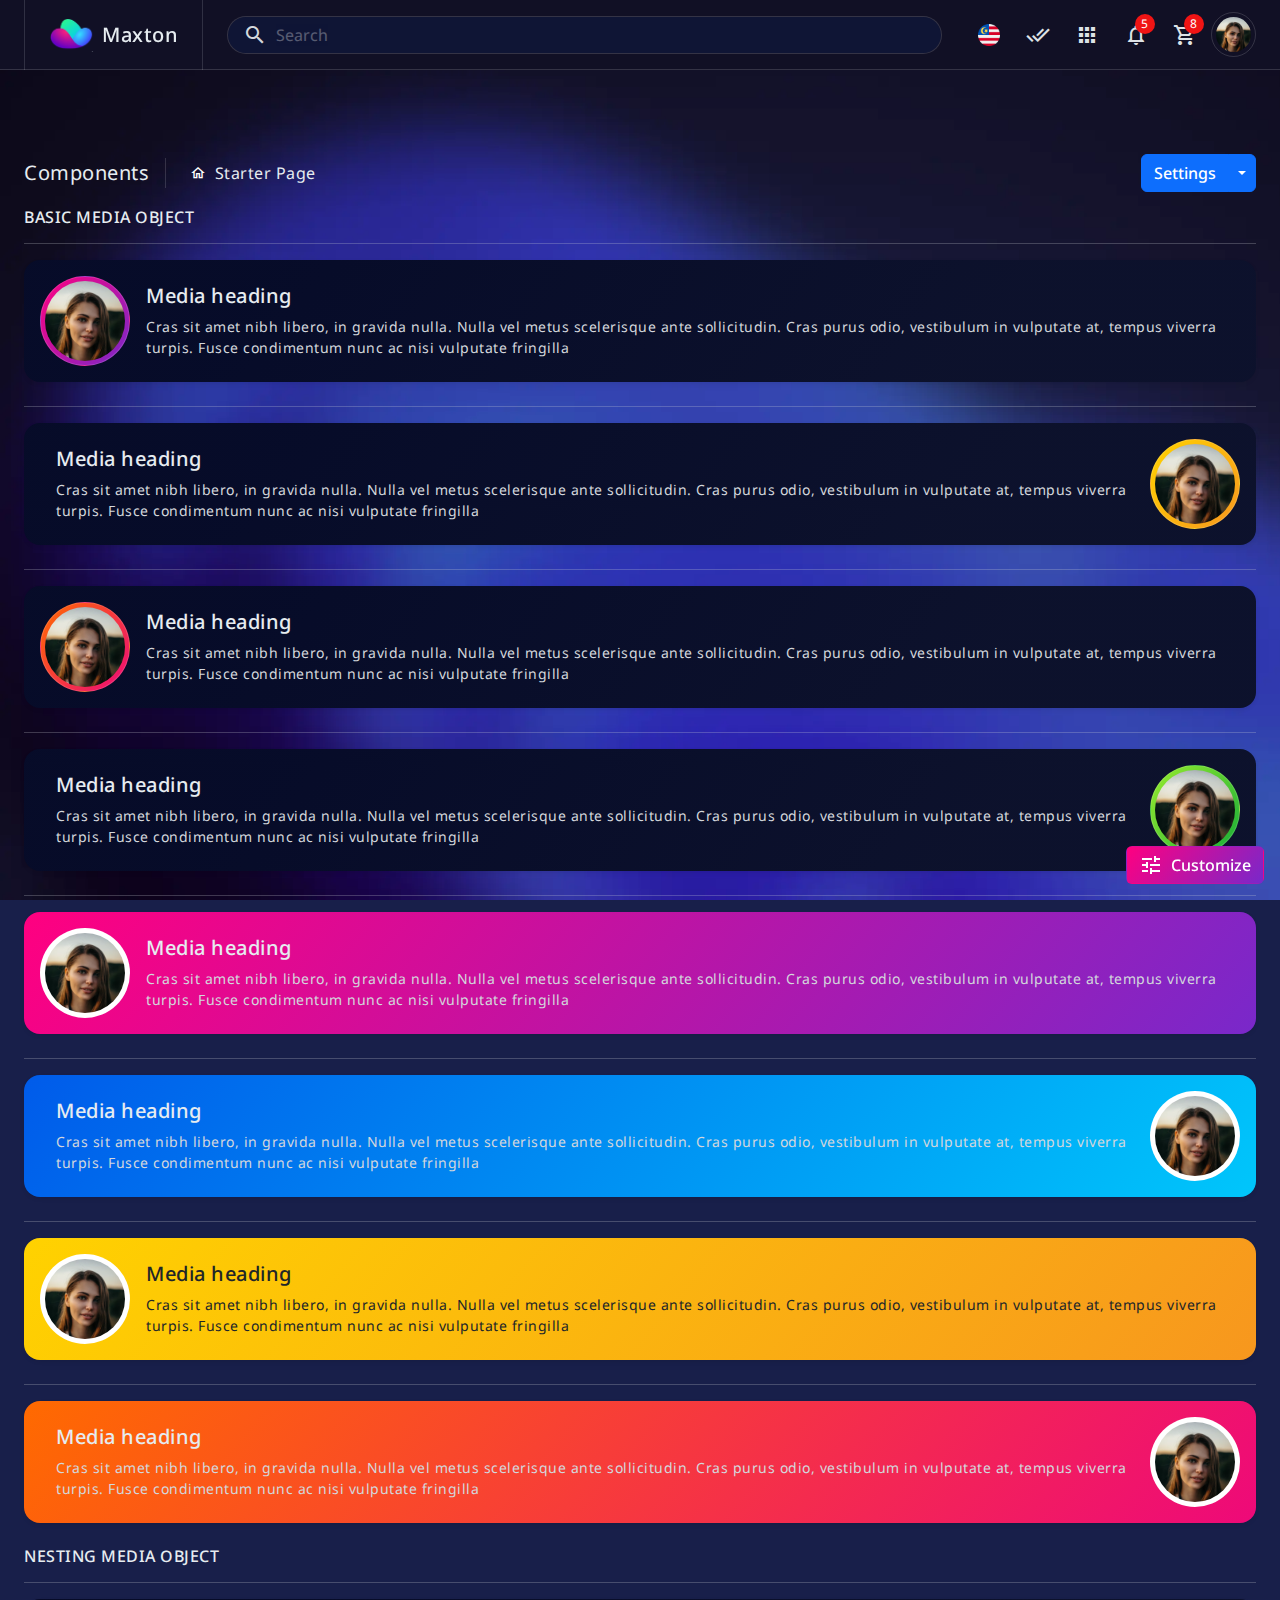
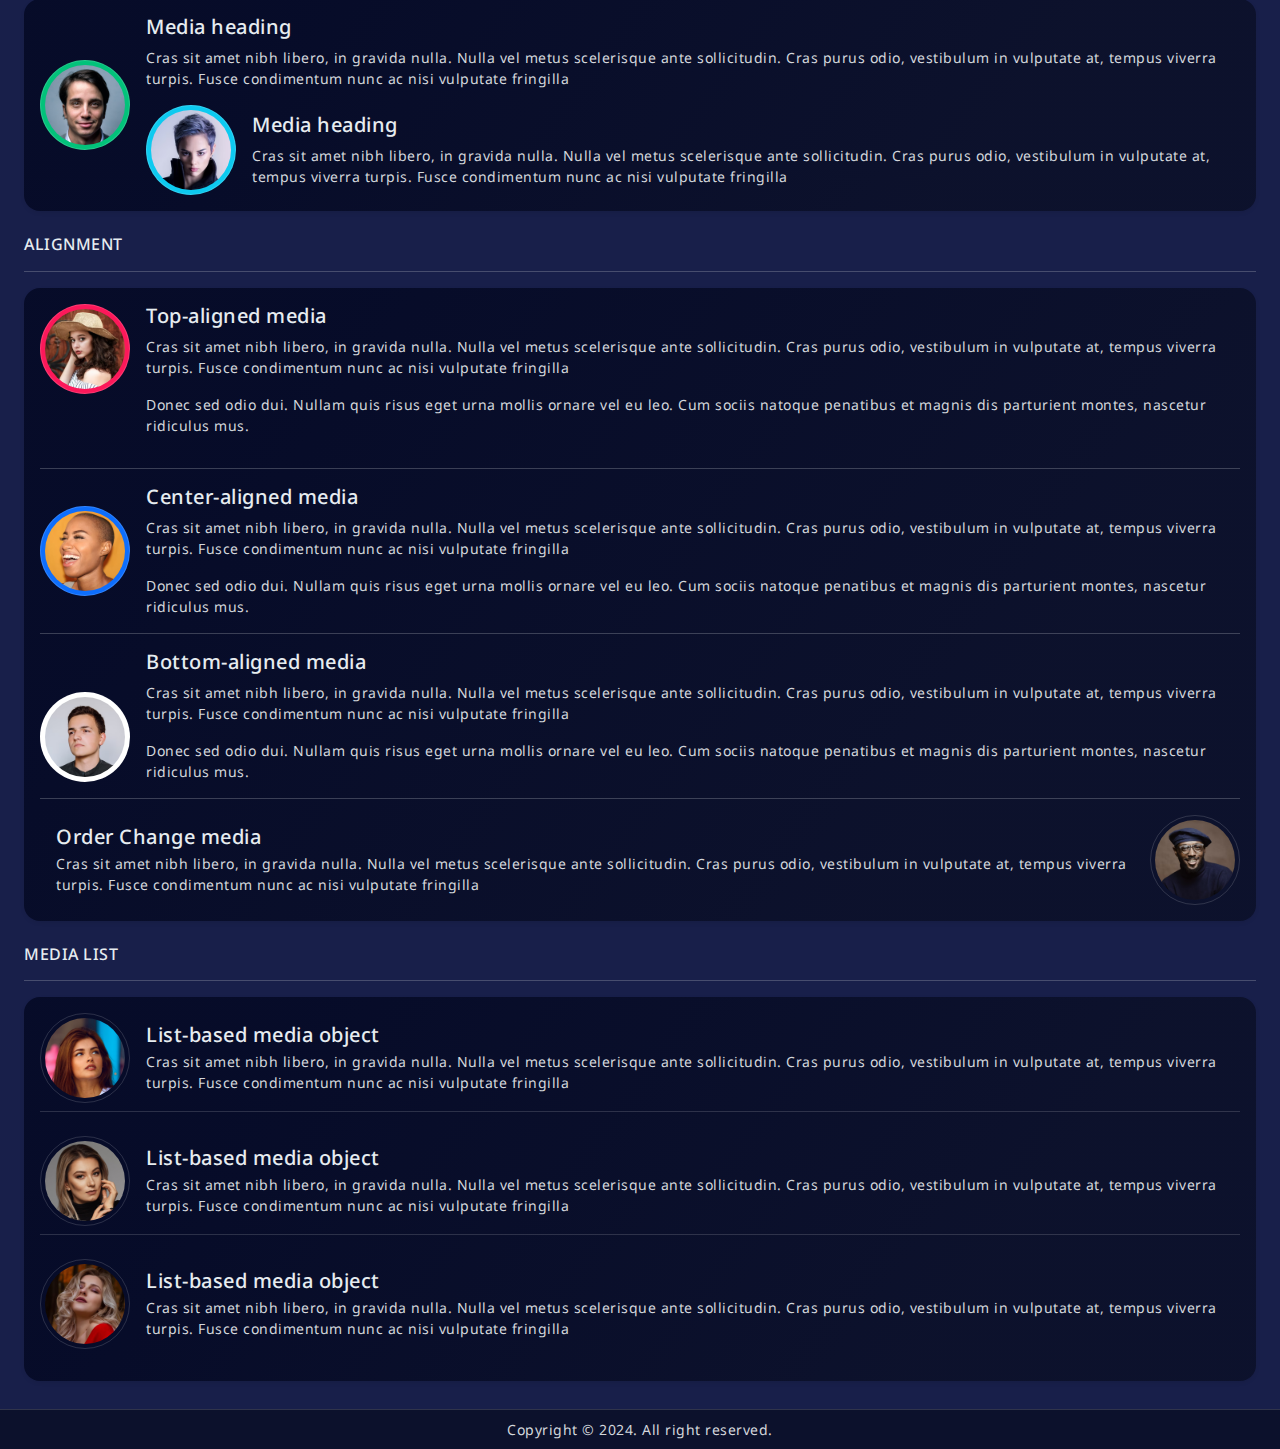
<file: component-media-object.html>
<!doctype html>
<html lang="en" data-bs-theme="blue-theme">

<head>
  <meta charset="utf-8">
  <meta name="viewport" content="width=device-width, initial-scale=1">
  <title>Maxton | Bootstrap 5 Admin Dashboard Template</title>
  <!--favicon-->
	<link rel="icon" href="assets/images/favicon-32x32.png" type="image/png">
  <!-- loader-->
	<link href="assets/css/pace.min.css" rel="stylesheet">
	<script src="assets/js/pace.min.js"></script>

  <!--plugins-->
  <link href="assets/plugins/perfect-scrollbar/css/perfect-scrollbar.css" rel="stylesheet">
  <link rel="stylesheet" type="text/css" href="assets/plugins/metismenu/metisMenu.min.css">
  <link rel="stylesheet" type="text/css" href="assets/plugins/metismenu/mm-vertical.css">
  <link href="assets/plugins/simplebar/css/simplebar.css" rel="stylesheet">
  <!--bootstrap css-->
  <link href="assets/css/bootstrap.min.css" rel="stylesheet">
  <link href="https://fonts.googleapis.com/css2?family=Noto+Sans:wght@300;400;500;600&display=swap" rel="stylesheet">
  <link href="https://fonts.googleapis.com/css?family=Material+Icons+Outlined" rel="stylesheet">
  <!--main css-->
  <link href="assets/css/bootstrap-extended.css" rel="stylesheet">
  <link href="sass/main.css" rel="stylesheet">
  <link href="assets/css/horizontal-menu.css" rel="stylesheet">
  <link href="sass/dark-theme.css" rel="stylesheet">
  <link href="sass/blue-theme.css" rel="stylesheet">
  <link href="sass/semi-dark.css" rel="stylesheet">
  <link href="sass/bordered-theme.css" rel="stylesheet">
  <link href="sass/responsive.css" rel="stylesheet">

</head>

<body>

 <!--start header-->
 <header class="top-header">
  <nav class="navbar navbar-expand align-items-center justify-content-between gap-4 border-bottom">
    <div class="logo-header d-none d-xl-flex align-items-center gap-2">
      <div class="logo-icon">
        <img src="assets/images/logo-icon.png" class="logo-img" width="45" alt="">
      </div>
      <div class="logo-name">
        <h5 class="mb-0">Maxton</h5>
      </div>
    </div>
    <div class="btn-toggle d-xl-none" data-bs-toggle="offcanvas" data-bs-target="#offcanvasNavbar">
      <a href="javascript:;"><i class="material-icons-outlined">menu</i></a>
    </div>
    <div class="search-bar">
      <div class="position-relative">
        <input class="form-control rounded-5 px-5 search-control d-lg-block d-none" type="text" placeholder="Search">
        <span class="material-icons-outlined position-absolute d-lg-block d-none ms-3 translate-middle-y start-0 top-50">search</span>
        <span class="material-icons-outlined position-absolute me-3 translate-middle-y end-0 top-50 search-close">close</span>
        <div class="search-popup p-3">
          <div class="card rounded-4 overflow-hidden">
            <div class="card-header d-lg-none">
              <div class="position-relative">
                <input class="form-control rounded-5 px-5 mobile-search-control" type="text" placeholder="Search">
                <span class="material-icons-outlined position-absolute ms-3 translate-middle-y start-0 top-50">search</span>
                <span class="material-icons-outlined position-absolute me-3 translate-middle-y end-0 top-50 mobile-search-close">close</span>
               </div>
            </div>
            <div class="card-body search-content">
              <p class="search-title">Recent Searches</p>
              <div class="d-flex align-items-start flex-wrap gap-2 kewords-wrapper">
                <a href="javascript:;" class="kewords"><span>Angular Template</span><i
                    class="material-icons-outlined fs-6">search</i></a>
                <a href="javascript:;" class="kewords"><span>Dashboard</span><i
                    class="material-icons-outlined fs-6">search</i></a>
                <a href="javascript:;" class="kewords"><span>Admin Template</span><i
                    class="material-icons-outlined fs-6">search</i></a>
                <a href="javascript:;" class="kewords"><span>Bootstrap 5 Admin</span><i
                    class="material-icons-outlined fs-6">search</i></a>
                <a href="javascript:;" class="kewords"><span>Html eCommerce</span><i
                    class="material-icons-outlined fs-6">search</i></a>
                <a href="javascript:;" class="kewords"><span>Sass</span><i
                    class="material-icons-outlined fs-6">search</i></a>
                <a href="javascript:;" class="kewords"><span>laravel 9</span><i
                    class="material-icons-outlined fs-6">search</i></a>
              </div>
              <hr>
              <p class="search-title">Tutorials</p>
              <div class="search-list d-flex flex-column gap-2">
                <div class="search-list-item d-flex align-items-center gap-3">
                  <div class="list-icon">
                    <i class="material-icons-outlined fs-5">play_circle</i>
                  </div>
                  <div class="">
                    <h5 class="mb-0 search-list-title ">Wordpress Tutorials</h5>
                  </div>
                </div>
                <div class="search-list-item d-flex align-items-center gap-3">
                  <div class="list-icon">
                    <i class="material-icons-outlined fs-5">shopping_basket</i>
                  </div>
                  <div class="">
                    <h5 class="mb-0 search-list-title">eCommerce Website Tutorials</h5>
                  </div>
                </div>

                <div class="search-list-item d-flex align-items-center gap-3">
                  <div class="list-icon">
                    <i class="material-icons-outlined fs-5">laptop</i>
                  </div>
                  <div class="">
                    <h5 class="mb-0 search-list-title">Responsive Design</h5>
                  </div>
                </div>
              </div>

              <hr>
              <p class="search-title">Members</p>

              <div class="search-list d-flex flex-column gap-2">
                <div class="search-list-item d-flex align-items-center gap-3">
                  <div class="memmber-img">
                    <img src="assets/images/avatars/01.png" width="32" height="32" class="rounded-circle" alt="">
                  </div>
                  <div class="">
                    <h5 class="mb-0 search-list-title ">Andrew Stark</h5>
                  </div>
                </div>

                <div class="search-list-item d-flex align-items-center gap-3">
                  <div class="memmber-img">
                    <img src="assets/images/avatars/02.png" width="32" height="32" class="rounded-circle" alt="">
                  </div>
                  <div class="">
                    <h5 class="mb-0 search-list-title ">Snetro Jhonia</h5>
                  </div>
                </div>

                <div class="search-list-item d-flex align-items-center gap-3">
                  <div class="memmber-img">
                    <img src="assets/images/avatars/03.png" width="32" height="32" class="rounded-circle" alt="">
                  </div>
                  <div class="">
                    <h5 class="mb-0 search-list-title">Michle Clark</h5>
                  </div>
                </div>

              </div>
            </div>
            <div class="card-footer text-center bg-transparent">
              <a href="javascript:;" class="btn w-100">See All Search Results</a>
            </div>
          </div>
        </div>
      </div>
    </div>
    <ul class="navbar-nav gap-1 nav-right-links align-items-center">
      <li class="nav-item d-lg-none mobile-search-btn">
        <a class="nav-link" href="javascript:;"><i class="material-icons-outlined">search</i></a>
      </li>
      <li class="nav-item dropdown">
        <a class="nav-link dropdown-toggle dropdown-toggle-nocaret" href="avascript:;" data-bs-toggle="dropdown"><img src="assets/images/county/02.png" width="22" alt="">
        </a>
        <ul class="dropdown-menu dropdown-menu-end">
          <li><a class="dropdown-item d-flex align-items-center py-2" href="javascript:;"><img src="assets/images/county/01.png" width="20" alt=""><span class="ms-2">English</span></a>
          </li>
          <li><a class="dropdown-item d-flex align-items-center py-2" href="javascript:;"><img src="assets/images/county/02.png" width="20" alt=""><span class="ms-2">Catalan</span></a>
          </li>
          <li><a class="dropdown-item d-flex align-items-center py-2" href="javascript:;"><img src="assets/images/county/03.png" width="20" alt=""><span class="ms-2">French</span></a>
          </li>
          <li><a class="dropdown-item d-flex align-items-center py-2" href="javascript:;"><img src="assets/images/county/04.png" width="20" alt=""><span class="ms-2">Belize</span></a>
          </li>
          <li><a class="dropdown-item d-flex align-items-center py-2" href="javascript:;"><img src="assets/images/county/05.png" width="20" alt=""><span class="ms-2">Colombia</span></a>
          </li>
          <li><a class="dropdown-item d-flex align-items-center py-2" href="javascript:;"><img src="assets/images/county/06.png" width="20" alt=""><span class="ms-2">Spanish</span></a>
          </li>
          <li><a class="dropdown-item d-flex align-items-center py-2" href="javascript:;"><img src="assets/images/county/07.png" width="20" alt=""><span class="ms-2">Georgian</span></a>
          </li>
          <li><a class="dropdown-item d-flex align-items-center py-2" href="javascript:;"><img src="assets/images/county/08.png" width="20" alt=""><span class="ms-2">Hindi</span></a>
          </li>
        </ul>
      </li>

      <li class="nav-item dropdown position-static  d-md-flex d-none">
        <a class="nav-link dropdown-toggle dropdown-toggle-nocaret" data-bs-auto-close="outside"
        data-bs-toggle="dropdown" href="javascript:;"><i class="material-icons-outlined">done_all</i></a>
        <div class="dropdown-menu dropdown-menu-end mega-menu shadow-lg p-4 p-lg-5">
          <div class="mega-menu-widgets">
           <div class="row row-cols-1 row-cols-lg-2 row-cols-xl-3 g-4 g-lg-5">
              <div class="col">
                <div class="card rounded-4 shadow-none border mb-0">
                  <div class="card-body">
                    <div class="d-flex align-items-start gap-3">
                      <div class="mega-menu-icon flex-shrink-0 bg-danger">
                        <i class="material-icons-outlined">question_answer</i>
                      </div>
                      <div class="mega-menu-content">
                         <h5>Marketing</h5>
                         <p class="mb-0 f-14">In publishing and graphic design, Lorem ipsum is a placeholder text commonly used to demonstrate
                           the visual form of a document.</p>
                      </div>
                   </div>
                  </div>
                </div>
              </div>
              <div class="col">
                <div class="card rounded-4 shadow-none border mb-0">
                  <div class="card-body">
                    <div class="d-flex align-items-start gap-3">
                      <img src="assets/images/megaIcons/02.png" width="40" alt="">
                      <div class="mega-menu-content">
                         <h5>Website</h5>
                         <p class="mb-0 f-14">In publishing and graphic design, Lorem ipsum is a placeholder text commonly used to demonstrate
                           the visual form of a document.</p>
                      </div>
                   </div>
                  </div>
                </div>
              </div>
              <div class="col">
                <div class="card rounded-4 shadow-none border mb-0">
                  <div class="card-body">
                    <div class="d-flex align-items-start gap-3">
                      <img src="assets/images/megaIcons/03.png" width="40" alt="">
                      <div class="mega-menu-content">
                          <h5>Subscribers</h5>
                         <p class="mb-0 f-14">In publishing and graphic design, Lorem ipsum is a placeholder text commonly used to demonstrate
                           the visual form of a document.</p>
                      </div>
                   </div>
                  </div>
                </div>
              </div>
              <div class="col">
                <div class="card rounded-4 shadow-none border mb-0">
                  <div class="card-body">
                    <div class="d-flex align-items-start gap-3">
                      <img src="assets/images/megaIcons/01.png" width="40" alt="">
                      <div class="mega-menu-content">
                         <h5>Hubspot</h5>
                         <p class="mb-0 f-14">In publishing and graphic design, Lorem ipsum is a placeholder text commonly used to demonstrate
                           the visual form of a document.</p>
                      </div>
                   </div>
                  </div>
                </div>
              </div>
              <div class="col">
                <div class="card rounded-4 shadow-none border mb-0">
                  <div class="card-body">
                    <div class="d-flex align-items-start gap-3">
                      <img src="assets/images/megaIcons/11.png" width="40" alt="">
                      <div class="mega-menu-content">
                         <h5>Templates</h5>
                         <p class="mb-0 f-14">In publishing and graphic design, Lorem ipsum is a placeholder text commonly used to demonstrate
                           the visual form of a document.</p>
                      </div>
                   </div>
                  </div>
                </div>
              </div>
              <div class="col">
                <div class="card rounded-4 shadow-none border mb-0">
                  <div class="card-body">
                    <div class="d-flex align-items-start gap-3">
                      <img src="assets/images/megaIcons/13.png" width="40" alt="">
                      <div class="mega-menu-content">
                         <h5>Ebooks</h5>
                         <p class="mb-0 f-14">In publishing and graphic design, Lorem ipsum is a placeholder text commonly used to demonstrate
                           the visual form of a document.</p>
                      </div>
                   </div>
                  </div>
                </div>
              </div>
              <div class="col">
                <div class="card rounded-4 shadow-none border mb-0">
                  <div class="card-body">
                    <div class="d-flex align-items-start gap-3">
                      <img src="assets/images/megaIcons/12.png" width="40" alt="">
                      <div class="mega-menu-content">
                         <h5>Sales</h5>
                         <p class="mb-0 f-14">In publishing and graphic design, Lorem ipsum is a placeholder text commonly used to demonstrate
                           the visual form of a document.</p>
                      </div>
                   </div>
                  </div>
                </div>
              </div>
              <div class="col">
                <div class="card rounded-4 shadow-none border mb-0">
                  <div class="card-body">
                    <div class="d-flex align-items-start gap-3">
                      <img src="assets/images/megaIcons/08.png" width="40" alt="">
                      <div class="mega-menu-content">
                         <h5>Tools</h5>
                         <p class="mb-0 f-14">In publishing and graphic design, Lorem ipsum is a placeholder text commonly used to demonstrate
                           the visual form of a document.</p>
                      </div>
                   </div>
                  </div>
                </div>
              </div>
              <div class="col">
                <div class="card rounded-4 shadow-none border mb-0">
                  <div class="card-body">
                    <div class="d-flex align-items-start gap-3">
                      <img src="assets/images/megaIcons/09.png" width="40" alt="">
                      <div class="mega-menu-content">
                         <h5>Academy</h5>
                         <p class="mb-0 f-14">In publishing and graphic design, Lorem ipsum is a placeholder text commonly used to demonstrate
                           the visual form of a document.</p>
                      </div>
                   </div>
                  </div>
                </div>
              </div>
           </div><!--end row-->
          </div>
        </div>
      </li>
      <li class="nav-item dropdown">
        <a class="nav-link dropdown-toggle dropdown-toggle-nocaret" data-bs-auto-close="outside"
          data-bs-toggle="dropdown" href="javascript:;"><i class="material-icons-outlined">apps</i></a>
        <div class="dropdown-menu dropdown-menu-end dropdown-apps shadow-lg p-3">
          <div class="border rounded-4 overflow-hidden">
            <div class="row row-cols-3 g-0 border-bottom">
              <div class="col border-end">
                <div class="app-wrapper d-flex flex-column gap-2 text-center">
                  <div class="app-icon">
                    <img src="assets/images/apps/01.png" width="36" alt="">
                  </div>
                  <div class="app-name">
                    <p class="mb-0">Gmail</p>
                  </div>
                </div>
              </div>
              <div class="col border-end">
                <div class="app-wrapper d-flex flex-column gap-2 text-center">
                  <div class="app-icon">
                    <img src="assets/images/apps/02.png" width="36" alt="">
                  </div>
                  <div class="app-name">
                    <p class="mb-0">Skype</p>
                  </div>
                </div>
              </div>
              <div class="col">
                <div class="app-wrapper d-flex flex-column gap-2 text-center">
                  <div class="app-icon">
                    <img src="assets/images/apps/03.png" width="36" alt="">
                  </div>
                  <div class="app-name">
                    <p class="mb-0">Slack</p>
                  </div>
                </div>
              </div>
            </div><!--end row-->

            <div class="row row-cols-3 g-0 border-bottom">
              <div class="col border-end">
                <div class="app-wrapper d-flex flex-column gap-2 text-center">
                  <div class="app-icon">
                    <img src="assets/images/apps/04.png" width="36" alt="">
                  </div>
                  <div class="app-name">
                    <p class="mb-0">YouTube</p>
                  </div>
                </div>
              </div>
              <div class="col border-end">
                <div class="app-wrapper d-flex flex-column gap-2 text-center">
                  <div class="app-icon">
                    <img src="assets/images/apps/05.png" width="36" alt="">
                  </div>
                  <div class="app-name">
                    <p class="mb-0">Google</p>
                  </div>
                </div>
              </div>
              <div class="col">
                <div class="app-wrapper d-flex flex-column gap-2 text-center">
                  <div class="app-icon">
                    <img src="assets/images/apps/06.png" width="36" alt="">
                  </div>
                  <div class="app-name">
                    <p class="mb-0">Instagram</p>
                  </div>
                </div>
              </div>
            </div><!--end row-->

            <div class="row row-cols-3 g-0 border-bottom">
              <div class="col border-end">
                <div class="app-wrapper d-flex flex-column gap-2 text-center">
                  <div class="app-icon">
                    <img src="assets/images/apps/07.png" width="36" alt="">
                  </div>
                  <div class="app-name">
                    <p class="mb-0">Spotify</p>
                  </div>
                </div>
              </div>
              <div class="col border-end">
                <div class="app-wrapper d-flex flex-column gap-2 text-center">
                  <div class="app-icon">
                    <img src="assets/images/apps/08.png" width="36" alt="">
                  </div>
                  <div class="app-name">
                    <p class="mb-0">Yahoo</p>
                  </div>
                </div>
              </div>
              <div class="col">
                <div class="app-wrapper d-flex flex-column gap-2 text-center">
                  <div class="app-icon">
                    <img src="assets/images/apps/09.png" width="36" alt="">
                  </div>
                  <div class="app-name">
                    <p class="mb-0">Facebook</p>
                  </div>
                </div>
              </div>
            </div><!--end row-->

            <div class="row row-cols-3 g-0">
              <div class="col border-end">
                <div class="app-wrapper d-flex flex-column gap-2 text-center">
                  <div class="app-icon">
                    <img src="assets/images/apps/10.png" width="36" alt="">
                  </div>
                  <div class="app-name">
                    <p class="mb-0">Figma</p>
                  </div>
                </div>
              </div>
              <div class="col border-end">
                <div class="app-wrapper d-flex flex-column gap-2 text-center">
                  <div class="app-icon">
                    <img src="assets/images/apps/11.png" width="36" alt="">
                  </div>
                  <div class="app-name">
                    <p class="mb-0">Paypal</p>
                  </div>
                </div>
              </div>
              <div class="col">
                <div class="app-wrapper d-flex flex-column gap-2 text-center">
                  <div class="app-icon">
                    <img src="assets/images/apps/12.png" width="36" alt="">
                  </div>
                  <div class="app-name">
                    <p class="mb-0">Photo</p>
                  </div>
                </div>
              </div>
            </div><!--end row-->
          </div>
        </div>
      </li>
      <li class="nav-item dropdown">
        <a class="nav-link dropdown-toggle dropdown-toggle-nocaret position-relative" data-bs-auto-close="outside"
          data-bs-toggle="dropdown" href="javascript:;"><i class="material-icons-outlined">notifications</i>
          <span class="badge-notify">5</span>
        </a>
        <div class="dropdown-menu dropdown-notify dropdown-menu-end shadow">
          <div class="px-3 py-1 d-flex align-items-center justify-content-between border-bottom">
            <h5 class="notiy-title mb-0">Notifications</h5>
            <div class="dropdown">
              <button class="btn btn-secondary dropdown-toggle dropdown-toggle-nocaret option" type="button"
                data-bs-toggle="dropdown" aria-expanded="false">
                <span class="material-icons-outlined">
                  more_vert
                </span>
              </button>
              <div class="dropdown-menu dropdown-option dropdown-menu-end shadow">
                <div><a class="dropdown-item d-flex align-items-center gap-2 py-2" href="javascript:;"><i
                      class="material-icons-outlined fs-6">inventory_2</i>Archive All</a></div>
                <div><a class="dropdown-item d-flex align-items-center gap-2 py-2" href="javascript:;"><i
                      class="material-icons-outlined fs-6">done_all</i>Mark all as read</a></div>
                <div><a class="dropdown-item d-flex align-items-center gap-2 py-2" href="javascript:;"><i
                      class="material-icons-outlined fs-6">mic_off</i>Disable Notifications</a></div>
                <div><a class="dropdown-item d-flex align-items-center gap-2 py-2" href="javascript:;"><i
                      class="material-icons-outlined fs-6">grade</i>What's new ?</a></div>
                <div>
                  <hr class="dropdown-divider">
                </div>
                <div><a class="dropdown-item d-flex align-items-center gap-2 py-2" href="javascript:;"><i
                      class="material-icons-outlined fs-6">leaderboard</i>Reports</a></div>
              </div>
            </div>
          </div>
          <div class="notify-list">
            <div>
              <a class="dropdown-item border-bottom py-2" href="javascript:;">
                <div class="d-flex align-items-center gap-3">
                  <div class="">
                    <img src="assets/images/avatars/01.png" class="rounded-circle" width="45" height="45" alt="">
                  </div>
                  <div class="">
                    <h5 class="notify-title">Congratulations Jhon</h5>
                    <p class="mb-0 notify-desc">Many congtars jhon. You have won the gifts.</p>
                    <p class="mb-0 notify-time">Today</p>
                  </div>
                  <div class="notify-close position-absolute end-0 me-3">
                    <i class="material-icons-outlined fs-6">close</i>
                  </div>
                </div>
              </a>
            </div>
            <div>
              <a class="dropdown-item border-bottom py-2" href="javascript:;">
                <div class="d-flex align-items-center gap-3">
                  <div class="user-wrapper bg-primary text-primary bg-opacity-10">
                    <span>RS</span>
                  </div>
                  <div class="">
                    <h5 class="notify-title">New Account Created</h5>
                    <p class="mb-0 notify-desc">From USA an user has registered.</p>
                    <p class="mb-0 notify-time">Yesterday</p>
                  </div>
                  <div class="notify-close position-absolute end-0 me-3">
                    <i class="material-icons-outlined fs-6">close</i>
                  </div>
                </div>
              </a>
            </div>
            <div>
              <a class="dropdown-item border-bottom py-2" href="javascript:;">
                <div class="d-flex align-items-center gap-3">
                  <div class="">
                    <img src="assets/images/apps/13.png" class="rounded-circle" width="45" height="45" alt="">
                  </div>
                  <div class="">
                    <h5 class="notify-title">Payment Recived</h5>
                    <p class="mb-0 notify-desc">New payment recived successfully</p>
                    <p class="mb-0 notify-time">1d ago</p>
                  </div>
                  <div class="notify-close position-absolute end-0 me-3">
                    <i class="material-icons-outlined fs-6">close</i>
                  </div>
                </div>
              </a>
            </div>
            <div>
              <a class="dropdown-item border-bottom py-2" href="javascript:;">
                <div class="d-flex align-items-center gap-3">
                  <div class="">
                    <img src="assets/images/apps/14.png" class="rounded-circle" width="45" height="45" alt="">
                  </div>
                  <div class="">
                    <h5 class="notify-title">New Order Recived</h5>
                    <p class="mb-0 notify-desc">Recived new order from michle</p>
                    <p class="mb-0 notify-time">2:15 AM</p>
                  </div>
                  <div class="notify-close position-absolute end-0 me-3">
                    <i class="material-icons-outlined fs-6">close</i>
                  </div>
                </div>
              </a>
            </div>
            <div>
              <a class="dropdown-item border-bottom py-2" href="javascript:;">
                <div class="d-flex align-items-center gap-3">
                  <div class="">
                    <img src="assets/images/avatars/06.png" class="rounded-circle" width="45" height="45" alt="">
                  </div>
                  <div class="">
                    <h5 class="notify-title">Congratulations Jhon</h5>
                    <p class="mb-0 notify-desc">Many congtars jhon. You have won the gifts.</p>
                    <p class="mb-0 notify-time">Today</p>
                  </div>
                  <div class="notify-close position-absolute end-0 me-3">
                    <i class="material-icons-outlined fs-6">close</i>
                  </div>
                </div>
              </a>
            </div>
            <div>
              <a class="dropdown-item py-2" href="javascript:;">
                <div class="d-flex align-items-center gap-3">
                  <div class="user-wrapper bg-danger text-danger bg-opacity-10">
                    <span>PK</span>
                  </div>
                  <div class="">
                    <h5 class="notify-title">New Account Created</h5>
                    <p class="mb-0 notify-desc">From USA an user has registered.</p>
                    <p class="mb-0 notify-time">Yesterday</p>
                  </div>
                  <div class="notify-close position-absolute end-0 me-3">
                    <i class="material-icons-outlined fs-6">close</i>
                  </div>
                </div>
              </a>
            </div>
          </div>
        </div>
      </li>
      <li class="nav-item d-md-flex d-none">
        <a class="nav-link position-relative" data-bs-toggle="offcanvas" href="#offcanvasCart"><i
            class="material-icons-outlined">shopping_cart</i>
          <span class="badge-notify">8</span>
        </a>
      </li>
      <li class="nav-item dropdown">
        <a href="javascrpt:;" class="dropdown-toggle dropdown-toggle-nocaret" data-bs-toggle="dropdown">
           <img src="assets/images/avatars/01.png" class="rounded-circle p-1 border" width="45" height="45" alt="">
        </a>
        <div class="dropdown-menu dropdown-user dropdown-menu-end shadow">
          <a class="dropdown-item  gap-2 py-2" href="javascript:;">
            <div class="text-center">
              <img src="assets/images/avatars/01.png" class="rounded-circle p-1 shadow mb-3" width="90" height="90"
                alt="">
              <h5 class="user-name mb-0 fw-bold">Hello, Jhon</h5>
            </div>
          </a>
          <hr class="dropdown-divider">
          <a class="dropdown-item d-flex align-items-center gap-2 py-2" href="javascript:;"><i
            class="material-icons-outlined">person_outline</i>Profile</a>
          <a class="dropdown-item d-flex align-items-center gap-2 py-2" href="javascript:;"><i
            class="material-icons-outlined">local_bar</i>Setting</a>
          <a class="dropdown-item d-flex align-items-center gap-2 py-2" href="javascript:;"><i
            class="material-icons-outlined">dashboard</i>Dashboard</a>
          <a class="dropdown-item d-flex align-items-center gap-2 py-2" href="javascript:;"><i
            class="material-icons-outlined">account_balance</i>Earning</a>
            <a class="dropdown-item d-flex align-items-center gap-2 py-2" href="javascript:;"><i
              class="material-icons-outlined">cloud_download</i>Downloads</a>
          <hr class="dropdown-divider">
          <a class="dropdown-item d-flex align-items-center gap-2 py-2" href="javascript:;"><i
          class="material-icons-outlined">power_settings_new</i>Logout</a>
        </div>
      </li>
    </ul>

  </nav>
</header>
<!--end top header-->


<!--navigation-->
<div class="primary-menu">
  <nav class="navbar navbar-expand-xl align-items-center">
   <div class="offcanvas offcanvas-start w-260" tabindex="-1" id="offcanvasNavbar" aria-labelledby="offcanvasNavbarLabel">
   <div class="offcanvas-header border-bottom h-70">
     <div class="d-flex align-items-center gap-2">
       <div class="">
         <img src="assets/images/logo-icon.png" class="logo-icon" width="45" alt="logo icon">
       </div>
       <div class="">
         <h4 class="logo-text">Maxton</h4>
       </div>
     </div>
     <a href="javascript:;" class="primaery-menu-close" data-bs-dismiss="offcanvas">
      <i class="material-icons-outlined">close</i>
     </a>
   </div>
   <div class="offcanvas-body p-0">
     <ul class="navbar-nav align-items-center flex-grow-1">
     <li class="nav-item dropdown">
       <a class="nav-link dropdown-toggle dropdown-toggle-nocaret" href="javascript:;" data-bs-toggle="dropdown">
         <div class="parent-icon"><i class="material-icons-outlined">home</i>
         </div>
         <div class="menu-title d-flex align-items-center">Dashboard</div>
         <div class="ms-auto dropy-icon"><i class='material-icons-outlined'>expand_more</i></div>
       </a>
       <ul class="dropdown-menu">
         <li><a class="dropdown-item" href="index.html"><i class='material-icons-outlined'>insights</i>Analysis</a></li>
         <li><a class="dropdown-item" href="index2.html"><i class='material-icons-outlined'>shopping_cart</i>eCommerce</a></li>
       </ul>
       </li>
       <li class="nav-item dropdown">
       <a class="nav-link dropdown-toggle dropdown-toggle-nocaret" href="javascript:;" data-bs-toggle="dropdown">
         <div class="parent-icon"><i class='material-icons-outlined'>apps</i>
         </div>
         <div class="menu-title d-flex align-items-center">Apps & Pages</div>
         <div class="ms-auto dropy-icon"><i class='material-icons-outlined'>expand_more</i></div>
       </a>
       <ul class="dropdown-menu">
         <li><a class="dropdown-item" href="app-emailbox.html"><i class='material-icons-outlined'>email</i>Email</a></li>
         <li><a class="dropdown-item" href="app-chat-box.html"><i class='material-icons-outlined'>chat</i>Chat Box</a></li>
         <li><a class="dropdown-item" href="app-file-manager.html"><i class='material-icons-outlined'>folder</i>File Manager</a></li>
         <li><a class="dropdown-item" href="app-to-do.html"><i class='material-icons-outlined'>task</i>Todo</a></li>
         <li><a class="dropdown-item" href="app-invoice.html"><i class='material-icons-outlined'>description</i>Invoice</a></li>
         <li class="nav-item dropend">
         <a class="dropdown-item dropdown-toggle dropdown-toggle-nocaret" href="javascript:;"><i class='material-icons-outlined'>layers</i>Pages</a>
         <ul class="dropdown-menu submenu">
           <li class="nav-item dropend"><a class="dropdown-item dropdown-toggle dropdown-toggle-nocaret" href="javascript:;"><i class='material-icons-outlined'>navigate_next</i>Error</a>
             <ul class="dropdown-menu">
               <li><a class="dropdown-item" href="pages-error-403.html"><i class='material-icons-outlined'>navigate_next</i>403 Error</a></li>
               <li><a class="dropdown-item" href="pages-error-404.html"><i class='material-icons-outlined'>navigate_next</i>404 rror</a></li>
               <li><a class="dropdown-item" href="pages-error-505.html"><i class='material-icons-outlined'>navigate_next</i>505 rror</a></li>
               <li><a class="dropdown-item" href="pages-coming-soon.html"><i class='material-icons-outlined'>navigate_next</i>Coming Soon</a></li>
               <li><a class="dropdown-item" href="pages-starter-page.html"><i class='material-icons-outlined'>navigate_next</i>Blank Page</a></li>
               </ul>
           </li>
           <li><a class="dropdown-item" href="user-profile.html"><i class='material-icons-outlined'>navigate_next</i>User Profile</a></li>
           <li><a class="dropdown-item" href="timeline.html"><i class='material-icons-outlined'>navigate_next</i>Timeline</a></li>
           <li><a class="dropdown-item" href="faq.html"><i class='material-icons-outlined'>navigate_next</i>FAQ</a></li>
           <li><a class="dropdown-item" href="pricing-table.html"><i class='material-icons-outlined'>navigate_next</i>Pricing</a></li>
           </ul>
         </li>
       </ul>
       </li>
       <li class="nav-item dropdown">
       <a class="nav-link dropdown-toggle dropdown-toggle-nocaret" href="javascript:;" data-bs-toggle="dropdown">
         <div class="parent-icon"><i class='material-icons-outlined'>note_alt</i>
         </div>
         <div class="menu-title d-flex align-items-center">Forms</div>
         <div class="ms-auto dropy-icon"><i class='material-icons-outlined'>expand_more</i></div>
       </a>
       <ul class="dropdown-menu">
         <li> <a class="dropdown-item" href="form-elements.html"><i class='material-icons-outlined'>source</i>Form Elements</a>
         </li>
         <li> <a class="dropdown-item" href="form-input-group.html"><i class='material-icons-outlined'>work_outline</i>Input Groups</a>
         </li>
         <li> <a class="dropdown-item" href="form-radios-and-checkboxes.html"><i class='material-icons-outlined'>timeline</i>Radios & Checkboxes</a>
         </li>
         <li> <a class="dropdown-item" href="form-layouts.html"><i class='material-icons-outlined'>label</i>Forms Layouts</a>
         </li>
         <li> <a class="dropdown-item" href="form-validations.html"><i class='material-icons-outlined'>tips_and_updates</i>Form Validation</a>
         </li>
         <li> <a class="dropdown-item" href="form-wizard.html"><i class='material-icons-outlined'>dns</i>Form Wizard</a>
         </li>
         <li> <a class="dropdown-item" href="form-file-upload.html"><i class='material-icons-outlined'>hourglass_empty</i>File Upload</a>
         </li>
         <li> <a class="dropdown-item" href="form-date-time-pickes.html"><i class='material-icons-outlined'>backup</i>Date Pickers</a>
         </li>
         <li> <a class="dropdown-item" href="form-select2.html"><i class='material-icons-outlined'>integration_instructions</i>Select2</a>
         </li>
         <li> <a class="dropdown-item" href="form-repeater.html"><i class='material-icons-outlined'>mark_as_unread</i>Form Repeater</a>
         </li>
       </ul>
       </li>
       <li class="nav-item dropdown">
       <a class="nav-link dropdown-toggle dropdown-toggle-nocaret" href="javascript:;" data-bs-toggle="dropdown">
         <div class="parent-icon"><i class='material-icons-outlined'>account_circle</i>
         </div>
         <div class="menu-title d-flex align-items-center">Authentication</div>
         <div class="ms-auto dropy-icon"><i class='material-icons-outlined'>expand_more</i></div>
       </a>
       <ul class="dropdown-menu">
         <li class="nav-item dropend">
         <a class="dropdown-item dropdown-toggle dropdown-toggle-nocaret" href="javascript:;"><i class='material-icons-outlined'>event</i>Basic</a>
         <ul class="dropdown-menu submenu">
           <li><a class="dropdown-item" href="auth-basic-login.html"><i class='material-icons-outlined'>navigate_next</i>Sign In</a></li>
           <li><a class="dropdown-item" href="auth-basic-register.html"><i class='material-icons-outlined'>navigate_next</i>Sign Up</a></li>
           <li><a class="dropdown-item" href="auth-basic-forgot-password.html"><i class='material-icons-outlined'>navigate_next</i>Forgot Password</a></li>
           <li><a class="dropdown-item" href="auth-basic-reset-password.html"><i class='material-icons-outlined'>navigate_next</i>Reset Password</a></li>
           </ul>
         </li>
         <li class="nav-item dropend">
         <a class="dropdown-item dropdown-toggle dropdown-toggle-nocaret" href="javascript:;"><i class='material-icons-outlined'>perm_identity</i>Cover</a>
         <ul class="dropdown-menu submenu">
           <li><a class="dropdown-item" href="auth-cover-login.html"><i class='material-icons-outlined'>navigate_next</i>Sign In</a></li>
           <li><a class="dropdown-item" href="auth-cover-register.html"><i class='material-icons-outlined'>navigate_next</i>Sign Up</a></li>
           <li><a class="dropdown-item" href="auth-cover-forgot-password.html"><i class='material-icons-outlined'>navigate_next</i>Forgot Password</a></li>
           <li><a class="dropdown-item" href="auth-cover-reset-password.html"><i class='material-icons-outlined'>navigate_next</i>Reset Password</a></li>
           </ul>
         </li>
         <li class="nav-item dropend">
         <a class="dropdown-item dropdown-toggle dropdown-toggle-nocaret" href="javascript:;"><i class='material-icons-outlined'>assignment</i>Boxed</a>
         <ul class="dropdown-menu submenu">
           <li><a class="dropdown-item" href="auth-boxed-login.html"><i class='material-icons-outlined'>navigate_next</i>Sign In</a></li>
           <li><a class="dropdown-item" href="auth-boxed-register.html"><i class='material-icons-outlined'>navigate_next</i>Sign Up</a></li>
           <li><a class="dropdown-item" href="auth-boxed-forgot-password.html"><i class='material-icons-outlined'>navigate_next</i>Forgot Password</a></li>
           <li><a class="dropdown-item" href="auth-boxed-reset-password.html"><i class='material-icons-outlined'>navigate_next</i>Reset Password</a></li>
           </ul>
         </li>
       </ul>
       </li>
       <li class="nav-item dropdown">
       <a class="nav-link dropdown-toggle dropdown-toggle-nocaret" href="javascript:;" data-bs-toggle="dropdown">
         <div class="parent-icon"><i class='material-icons-outlined'>medical_services</i>
         </div>
         <div class="menu-title d-flex align-items-center">UI Elements</div>
         <div class="ms-auto dropy-icon"><i class='material-icons-outlined'>expand_more</i></div>
       </a>
       <ul class="dropdown-menu">
         <li class="nav-item dropend">
          <a class="dropdown-item dropdown-toggle dropdown-toggle-nocaret" href="javascript:;"><i class='material-icons-outlined'>widgets</i>Widgets</a>
          <ul class="dropdown-menu submenu">
            <li><a class="dropdown-item" href="widgets-data.html"><i class='material-icons-outlined'>navigate_next</i>Data</a></li>
            <li><a class="dropdown-item" href="widgets-static.html"><i class='material-icons-outlined'>navigate_next</i>Static</a></li>
            </ul>
          </li>
         <li class="nav-item dropend">
         <a class="dropdown-item dropdown-toggle dropdown-toggle-nocaret" href="javascript:;"><i class='material-icons-outlined'>shopping_bag</i>eCommerce</a>
         <ul class="dropdown-menu submenu">
           <li><a class="dropdown-item" href="ecommerce-products.html"><i class='material-icons-outlined'>navigate_next</i>Products</a></li>
           <li><a class="dropdown-item" href="ecommerce-add-product.html"><i class='material-icons-outlined'>navigate_next</i>Add Product</a></li>
           <li><a class="dropdown-item" href="ecommerce-customers.html"><i class='material-icons-outlined'>navigate_next</i>Customer</a></li>
           <li><a class="dropdown-item" href="ecommerce-customer-details.html"><i class='material-icons-outlined'>navigate_next</i>Customer Details</a></li>
           <li><a class="dropdown-item" href="ecommerce-orders.html"><i class='material-icons-outlined'>navigate_next</i>Orders</a></li>
           <li><a class="dropdown-item" href="ecommerce-order-details.html"><i class='material-icons-outlined'>navigate_next</i>Order Details</a></li>
           </ul>
         </li>
         <li class="nav-item dropend">
         <a class="dropdown-item dropdown-toggle dropdown-toggle-nocaret" href="javascript:;"><i class='material-icons-outlined'>free_breakfast</i>Components</a>
         <ul class="dropdown-menu scroll-menu">
           <li><a class="dropdown-item" href="component-alerts.html"><i class='material-icons-outlined'>navigate_next</i>Alerts</a></li>
           <li><a class="dropdown-item" href="component-accordions.html"><i class='material-icons-outlined'>navigate_next</i>Accordions</a></li>
           <li><a class="dropdown-item" href="component-badges.html"><i class='material-icons-outlined'>navigate_next</i>Badges</a></li>
           <li><a class="dropdown-item" href="component-buttons.html"><i class='material-icons-outlined'>navigate_next</i>Buttons</a></li>
           <li><a class="dropdown-item" href="cards.html"><i class='material-icons-outlined'>navigate_next</i>Cards</a></li>
           <li><a class="dropdown-item" href="component-carousels.html"><i class='material-icons-outlined'>navigate_next</i>Carousels</a></li>
           <li><a class="dropdown-item" href="component-media-object.html"><i class='material-icons-outlined'>navigate_next</i>Media Objects</a></li>
           <li><a class="dropdown-item" href="component-modals.html"><i class='material-icons-outlined'>navigate_next</i>Modals</a></li>
           <li><a class="dropdown-item" href="component-navs-tabs.html"><i class='material-icons-outlined'>navigate_next</i>Navs & Tabs</a></li>
           <li><a class="dropdown-item" href="component-navbar.html"><i class='material-icons-outlined'>navigate_next</i>Navbar</a></li>
           <li><a class="dropdown-item" href="component-paginations.html"><i class='material-icons-outlined'>navigate_next</i>Pagination</a></li>
           <li><a class="dropdown-item" href="component-popovers-tooltips.html"><i class='material-icons-outlined'>navigate_next</i>Popovers & Tooltips</a></li>
           <li><a class="dropdown-item" href="component-progress-bars.html"><i class='material-icons-outlined'>navigate_next</i>Progress</a></li>
           <li><a class="dropdown-item" href="component-spinners.html"><i class='material-icons-outlined'>navigate_next</i>Spinners</a></li>
           <li><a class="dropdown-item" href="component-notifications.html"><i class='material-icons-outlined'>navigate_next</i>Notifications</a></li>
           <li><a class="dropdown-item" href="component-avtars-chips.html"><i class='material-icons-outlined'>navigate_next</i>Avatrs & Chips</a></li>
           </ul>
         </li>
         <li class="nav-item dropend">
         <a class="dropdown-item dropdown-toggle dropdown-toggle-nocaret" href="javascript:;"><i class='material-icons-outlined'>cases</i>Icons</a>
         <ul class="dropdown-menu submenu">
           <li><a class="dropdown-item" href="icons-line-icons.html"><i class='material-icons-outlined'>navigate_next</i>Line Icons</a></li>
           <li><a class="dropdown-item" href="icons-boxicons.html"><i class='material-icons-outlined'>navigate_next</i>Boxicons</a></li>
           <li><a class="dropdown-item" href="icons-feather-icons.html"><i class='material-icons-outlined'>navigate_next</i>Feather Icons</a></li>
           </ul>
         </li>
       </ul>
       </li>
       <li class="nav-item dropdown">
       <a class="nav-link dropdown-toggle dropdown-toggle-nocaret" href="javascript:;" data-bs-toggle="dropdown">
         <div class="parent-icon"><i class='material-icons-outlined'>pie_chart</i>
         </div>
         <div class="menu-title d-flex align-items-center">Charts</div>
         <div class="ms-auto dropy-icon"><i class='material-icons-outlined'>expand_more</i></div>
       </a>
       <ul class="dropdown-menu">
         <li><a class="dropdown-item" href="charts-apex-chart.html"><i class='material-icons-outlined'>leaderboard</i></i>Apex</a></li>
         <li><a class="dropdown-item" href="charts-chartjs.html"><i class='material-icons-outlined'>analytics</i>Chartjs</a></li>
         <li class="nav-item dropend">
         <a class="dropdown-item dropdown-toggle dropdown-toggle-nocaret" href="javascript:;"><i class='material-icons-outlined'>pie_chart</i>Maps</a>
         <ul class="dropdown-menu submenu">
           <li><a class="dropdown-item" href="map-google-maps.html"><i class='material-icons-outlined'>navigate_next</i>Google Maps</a></li>
           <li><a class="dropdown-item" href="map-vector-maps.html"><i class='material-icons-outlined'>navigate_next</i>Vector Maps</a></li>
          </ul>
         </li>
       </ul>
       </li>
       <li class="nav-item dropdown">
       <a class="nav-link dropdown-toggle dropdown-toggle-nocaret" href="javascript:;" data-bs-toggle="dropdown">
         <div class="parent-icon"><i class='material-icons-outlined'>table_chart</i>
         </div>
         <div class="menu-title d-flex align-items-center">Tables</div>
         <div class="ms-auto dropy-icon"><i class='material-icons-outlined'>expand_more</i></div>
       </a>
       <ul class="dropdown-menu">
         <li><a class="dropdown-item" href="table-basic-table.html"><i class='material-icons-outlined'>navigate_next</i>Basic Table</a></li>
         <li><a class="dropdown-item" href="table-datatable.html"><i class='material-icons-outlined'>navigate_next</i>Data Table</a></li>
       </ul>
       </li>
     </ul>
   </div>
   </div>
 </nav>
</div>
<!--end navigation-->

  <!--start main wrapper-->
  <main class="main-wrapper">
    <div class="main-content">
      <!--breadcrumb-->
				<div class="page-breadcrumb d-none d-sm-flex align-items-center mb-3">
					<div class="breadcrumb-title pe-3">Components</div>
					<div class="ps-3">
						<nav aria-label="breadcrumb">
							<ol class="breadcrumb mb-0 p-0">
								<li class="breadcrumb-item"><a href="javascript:;"><i class="bx bx-home-alt"></i></a>
								</li>
								<li class="breadcrumb-item active" aria-current="page">Starter Page</li>
							</ol>
						</nav>
					</div>
					<div class="ms-auto">
						<div class="btn-group">
							<button type="button" class="btn btn-primary">Settings</button>
							<button type="button" class="btn btn-primary split-bg-primary dropdown-toggle dropdown-toggle-split" data-bs-toggle="dropdown">	<span class="visually-hidden">Toggle Dropdown</span>
							</button>
							<div class="dropdown-menu dropdown-menu-right dropdown-menu-lg-end">	<a class="dropdown-item" href="javascript:;">Action</a>
								<a class="dropdown-item" href="javascript:;">Another action</a>
								<a class="dropdown-item" href="javascript:;">Something else here</a>
								<div class="dropdown-divider"></div>	<a class="dropdown-item" href="javascript:;">Separated link</a>
							</div>
						</div>
					</div>
				</div>
				<!--end breadcrumb-->
      

        <div class="row">
					<div class="col-12">
						<h6 class="mb-0 text-uppercase">Basic Media Object</h6>
						<hr>
						<div class="card radius-10 rounded-4">
							<div class="card-body">
								<div class="d-flex align-items-center">
									<img src="assets/images/avatars/01.png" class="rounded-circle p-1 border bg-grd-primary" width="90" height="90" alt="...">
									<div class="flex-grow-1 ms-3">
										<h5 class="mt-0">Media heading</h5>
										<p class="mb-0">Cras sit amet nibh libero, in gravida nulla. Nulla vel metus scelerisque ante sollicitudin. Cras purus odio, vestibulum in vulputate at, tempus viverra turpis. Fusce condimentum nunc ac nisi vulputate fringilla</p>
									</div>
								</div>
							</div>
						</div>
            <hr>
						<div class="card radius-10 rounded-4">
							<div class="card-body">
								<div class="d-flex flex-row-reverse align-items-center">
									<img src="assets/images/avatars/01.png" class="rounded-circle p-1 border bg-grd-warning" width="90" height="90" alt="...">
									<div class="flex-grow-1 ms-3">
										<h5 class="mt-0">Media heading</h5>
										<p class="mb-0">Cras sit amet nibh libero, in gravida nulla. Nulla vel metus scelerisque ante sollicitudin. Cras purus odio, vestibulum in vulputate at, tempus viverra turpis. Fusce condimentum nunc ac nisi vulputate fringilla</p>
									</div>
								</div>
							</div>
						</div>
            <hr>
						<div class="card radius-10 rounded-4">
							<div class="card-body">
								<div class="d-flex align-items-center">
									<img src="assets/images/avatars/01.png" class="rounded-circle p-1 border bg-grd-danger" width="90" height="90" alt="...">
									<div class="flex-grow-1 ms-3">
										<h5 class="mt-0">Media heading</h5>
										<p class="mb-0">Cras sit amet nibh libero, in gravida nulla. Nulla vel metus scelerisque ante sollicitudin. Cras purus odio, vestibulum in vulputate at, tempus viverra turpis. Fusce condimentum nunc ac nisi vulputate fringilla</p>
									</div>
								</div>
							</div>
						</div>
            <hr>
						<div class="card radius-10 rounded-4">
							<div class="card-body">
								<div class="d-flex flex-row-reverse align-items-center">
									<img src="assets/images/avatars/01.png" class="rounded-circle p-1 border bg-grd-success" width="90" height="90" alt="...">
									<div class="flex-grow-1 ms-3">
										<h5 class="mt-0">Media heading</h5>
										<p class="mb-0">Cras sit amet nibh libero, in gravida nulla. Nulla vel metus scelerisque ante sollicitudin. Cras purus odio, vestibulum in vulputate at, tempus viverra turpis. Fusce condimentum nunc ac nisi vulputate fringilla</p>
									</div>
								</div>
							</div>
						</div>
            <hr>
						<div class="card radius-10 rounded-4 bg-grd-primary">
							<div class="card-body">
								<div class="d-flex align-items-center">
									<img src="assets/images/avatars/01.png" class="rounded-circle p-1 border bg-white" width="90" height="90" alt="...">
									<div class="flex-grow-1 ms-3">
										<h5 class="mt-0">Media heading</h5>
										<p class="mb-0">Cras sit amet nibh libero, in gravida nulla. Nulla vel metus scelerisque ante sollicitudin. Cras purus odio, vestibulum in vulputate at, tempus viverra turpis. Fusce condimentum nunc ac nisi vulputate fringilla</p>
									</div>
								</div>
							</div>
						</div>
            <hr>
						<div class="card radius-10 rounded-4 bg-grd-info">
							<div class="card-body">
								<div class="d-flex flex-row-reverse align-items-center">
									<img src="assets/images/avatars/01.png" class="rounded-circle p-1 border bg-white" width="90" height="90" alt="...">
									<div class="flex-grow-1 ms-3">
										<h5 class="mt-0">Media heading</h5>
										<p class="mb-0">Cras sit amet nibh libero, in gravida nulla. Nulla vel metus scelerisque ante sollicitudin. Cras purus odio, vestibulum in vulputate at, tempus viverra turpis. Fusce condimentum nunc ac nisi vulputate fringilla</p>
									</div>
								</div>
							</div>
						</div>
            <hr>
						<div class="card radius-10 rounded-4 bg-grd-warning">
							<div class="card-body">
								<div class="d-flex align-items-center">
									<img src="assets/images/avatars/01.png" class="rounded-circle p-1 border bg-white" width="90" height="90" alt="...">
									<div class="flex-grow-1 ms-3">
										<h5 class="mt-0 text-dark">Media heading</h5>
										<p class="mb-0 text-dark">Cras sit amet nibh libero, in gravida nulla. Nulla vel metus scelerisque ante sollicitudin. Cras purus odio, vestibulum in vulputate at, tempus viverra turpis. Fusce condimentum nunc ac nisi vulputate fringilla</p>
									</div>
								</div>
							</div>
						</div>
            <hr>
						<div class="card radius-10 rounded-4 bg-grd-danger">
							<div class="card-body">
								<div class="d-flex flex-row-reverse align-items-center">
									<img src="assets/images/avatars/01.png" class="rounded-circle p-1 border bg-white" width="90" height="90" alt="...">
									<div class="flex-grow-1 ms-3">
										<h5 class="mt-0">Media heading</h5>
										<p class="mb-0">Cras sit amet nibh libero, in gravida nulla. Nulla vel metus scelerisque ante sollicitudin. Cras purus odio, vestibulum in vulputate at, tempus viverra turpis. Fusce condimentum nunc ac nisi vulputate fringilla</p>
									</div>
								</div>
							</div>
						</div>
						<h6 class="mb-0 text-uppercase">Nesting Media Object</h6>
						<hr>
						<div class="card radius-10 rounded-4">
							<div class="card-body">
								<div class="d-flex align-items-center">
									<img src="assets/images/avatars/02.png" class="rounded-circle p-1 border bg-success" width="90" height="90" alt="...">
									<div class="flex-grow-1 ms-3">
										<h5 class="mt-0">Media heading</h5>
										Cras sit amet nibh libero, in gravida nulla. Nulla vel metus scelerisque ante sollicitudin. Cras purus odio, vestibulum in vulputate at, tempus viverra turpis. Fusce condimentum nunc ac nisi vulputate fringilla
										<div class="d-flex align-items-center mt-3">
											<a class="mr-3" href="#">
												<img src="assets/images/avatars/03.png" class=" rounded-circle p-1 border bg-info" width="90" height="90" alt="...">
											</a>
											<div class="flex-grow-1 ms-3">
												<h5 class="mt-0">Media heading</h5>
												Cras sit amet nibh libero, in gravida nulla. Nulla vel metus scelerisque ante sollicitudin. Cras purus odio, vestibulum in vulputate at, tempus viverra turpis. Fusce condimentum nunc ac nisi vulputate fringilla</div>
										</div>
									</div>
								</div>
							</div>
						</div>
						<h6 class="mb-0 text-uppercase">Alignment</h6>
						<hr>
						<div class="card radius-10 rounded-4">
							<div class="card-body">
								<div class="d-flex align-items-center">
									<img src="assets/images/avatars/04.png" class="align-self-start rounded-circle p-1 border bg-danger" width="90" height="90" alt="...">
									<div class="flex-grow-1 ms-3">
										<h5 class="mt-0">Top-aligned media</h5>
										<p>Cras sit amet nibh libero, in gravida nulla. Nulla vel metus scelerisque ante sollicitudin. Cras purus odio, vestibulum in vulputate at, tempus viverra turpis. Fusce condimentum nunc ac nisi vulputate fringilla</p>
										<p>Donec sed odio dui. Nullam quis risus eget urna mollis ornare vel eu leo. Cum sociis natoque penatibus et magnis dis parturient montes, nascetur ridiculus mus.</p>
									</div>
								</div>
								<hr>
								<div class="d-flex align-items-center">
									<img src="assets/images/avatars/05.png" class="align-self-center rounded-circle p-1 border bg-primary" width="90" height="90" alt="...">
									<div class="flex-grow-1 ms-3">
										<h5 class="mt-0">Center-aligned media</h5>
										<p>Cras sit amet nibh libero, in gravida nulla. Nulla vel metus scelerisque ante sollicitudin. Cras purus odio, vestibulum in vulputate at, tempus viverra turpis. Fusce condimentum nunc ac nisi vulputate fringilla</p>
										<p class="mb-0">Donec sed odio dui. Nullam quis risus eget urna mollis ornare vel eu leo. Cum sociis natoque penatibus et magnis dis parturient montes, nascetur ridiculus mus.</p>
									</div>
								</div>
								<hr>
								<div class="d-flex align-items-center">
									<img src="assets/images/avatars/06.png" class="align-self-end rounded-circle p-1 border bg-white" width="90" height="90" alt="...">
									<div class="flex-grow-1 ms-3">
										<h5 class="mt-0">Bottom-aligned media</h5>
										<p>Cras sit amet nibh libero, in gravida nulla. Nulla vel metus scelerisque ante sollicitudin. Cras purus odio, vestibulum in vulputate at, tempus viverra turpis. Fusce condimentum nunc ac nisi vulputate fringilla</p>
										<p class="mb-0">Donec sed odio dui. Nullam quis risus eget urna mollis ornare vel eu leo. Cum sociis natoque penatibus et magnis dis parturient montes, nascetur ridiculus mus.</p>
									</div>
								</div>
								<hr>
								<div class="d-flex align-items-center">
									<div class="flex-grow-1 ms-3">
										<h5 class="mt-0 mb-1">Order Change media</h5>
										Cras sit amet nibh libero, in gravida nulla. Nulla vel metus scelerisque ante sollicitudin. Cras purus odio, vestibulum in vulputate at, tempus viverra turpis. Fusce condimentum nunc ac nisi vulputate fringilla</div>
									<img src="assets/images/avatars/07.png" class="ml-3 rounded-circle p-1 border" width="90" height="90" alt="...">
								</div>
							</div>
						</div>
						<h6 class="mb-0 text-uppercase">Media list</h6>
						<hr>
						<div class="card radius-10 rounded-4">
							<div class="card-body">
								<ul class="list-unstyled">
									<li class="d-flex align-items-center border-bottom pb-2">
										<img src="assets/images/avatars/08.png" class="rounded-circle p-1 border" width="90" height="90" alt="...">
										<div class="flex-grow-1 ms-3">
											<h5 class="mt-0 mb-1">List-based media object</h5>
											Cras sit amet nibh libero, in gravida nulla. Nulla vel metus scelerisque ante sollicitudin. Cras purus odio, vestibulum in vulputate at, tempus viverra turpis. Fusce condimentum nunc ac nisi vulputate fringilla</div>
									</li>
									<li class="d-flex align-items-center my-4 border-bottom pb-2">
										<img src="assets/images/avatars/09.png" class="rounded-circle p-1 border" width="90" height="90" alt="...">
										<div class="flex-grow-1 ms-3">
											<h5 class="mt-0 mb-1">List-based media object</h5>
											Cras sit amet nibh libero, in gravida nulla. Nulla vel metus scelerisque ante sollicitudin. Cras purus odio, vestibulum in vulputate at, tempus viverra turpis. Fusce condimentum nunc ac nisi vulputate fringilla</div>
									</li>
									<li class="d-flex align-items-center">
										<img src="assets/images/avatars/10.png" class="rounded-circle p-1 border" width="90" height="90" alt="...">
										<div class="flex-grow-1 ms-3">
											<h5 class="mt-0 mb-1">List-based media object</h5>
											Cras sit amet nibh libero, in gravida nulla. Nulla vel metus scelerisque ante sollicitudin. Cras purus odio, vestibulum in vulputate at, tempus viverra turpis. Fusce condimentum nunc ac nisi vulputate fringilla</div>
									</li>
								</ul>
							</div>
						</div>
					</div>
				</div>

    </div>
  </main>
  <!--end main wrapper-->


    <!--start overlay-->
    <div class="overlay btn-toggle"></div>
    <!--end overlay-->
 <!--start footer-->
 <footer class="page-footer">
  <p class="mb-0">Copyright © 2024. All right reserved.</p>
</footer>
<!--top footer-->


  <!--start cart-->
  <div class="offcanvas offcanvas-end" tabindex="-1" id="offcanvasCart">
    <div class="offcanvas-header border-bottom h-70">
      <h5 class="mb-0" id="offcanvasRightLabel">8 New Orders</h5>
      <a href="javascript:;" class="primaery-menu-close" data-bs-dismiss="offcanvas">
        <i class="material-icons-outlined">close</i>
      </a>
    </div>
    <div class="offcanvas-body p-0">
      <div class="order-list">
        <div class="order-item d-flex align-items-center gap-3 p-3 border-bottom">
          <div class="order-img">
            <img src="assets/images/orders/01.png" class="img-fluid rounded-3" width="75" alt="">
          </div>
          <div class="order-info flex-grow-1">
            <h5 class="mb-1 order-title">White Men Shoes</h5>
            <p class="mb-0 order-price">$289</p>
          </div>
          <div class="d-flex">
            <a class="order-delete"><span class="material-icons-outlined">delete</span></a>
            <a class="order-delete"><span class="material-icons-outlined">visibility</span></a>
          </div>
        </div>

        <div class="order-item d-flex align-items-center gap-3 p-3 border-bottom">
          <div class="order-img">
            <img src="assets/images/orders/02.png" class="img-fluid rounded-3" width="75" alt="">
          </div>
          <div class="order-info flex-grow-1">
            <h5 class="mb-1 order-title">Red Airpods</h5>
            <p class="mb-0 order-price">$149</p>
          </div>
          <div class="d-flex">
            <a class="order-delete"><span class="material-icons-outlined">delete</span></a>
            <a class="order-delete"><span class="material-icons-outlined">visibility</span></a>
          </div>
        </div>

        <div class="order-item d-flex align-items-center gap-3 p-3 border-bottom">
          <div class="order-img">
            <img src="assets/images/orders/03.png" class="img-fluid rounded-3" width="75" alt="">
          </div>
          <div class="order-info flex-grow-1">
            <h5 class="mb-1 order-title">Men Polo Tshirt</h5>
            <p class="mb-0 order-price">$139</p>
          </div>
          <div class="d-flex">
            <a class="order-delete"><span class="material-icons-outlined">delete</span></a>
            <a class="order-delete"><span class="material-icons-outlined">visibility</span></a>
          </div>
        </div>

        <div class="order-item d-flex align-items-center gap-3 p-3 border-bottom">
          <div class="order-img">
            <img src="assets/images/orders/04.png" class="img-fluid rounded-3" width="75" alt="">
          </div>
          <div class="order-info flex-grow-1">
            <h5 class="mb-1 order-title">Blue Jeans Casual</h5>
            <p class="mb-0 order-price">$485</p>
          </div>
          <div class="d-flex">
            <a class="order-delete"><span class="material-icons-outlined">delete</span></a>
            <a class="order-delete"><span class="material-icons-outlined">visibility</span></a>
          </div>
        </div>

        <div class="order-item d-flex align-items-center gap-3 p-3 border-bottom">
          <div class="order-img">
            <img src="assets/images/orders/05.png" class="img-fluid rounded-3" width="75" alt="">
          </div>
          <div class="order-info flex-grow-1">
            <h5 class="mb-1 order-title">Fancy Shirts</h5>
            <p class="mb-0 order-price">$758</p>
          </div>
          <div class="d-flex">
            <a class="order-delete"><span class="material-icons-outlined">delete</span></a>
            <a class="order-delete"><span class="material-icons-outlined">visibility</span></a>
          </div>
        </div>

        <div class="order-item d-flex align-items-center gap-3 p-3 border-bottom">
          <div class="order-img">
            <img src="assets/images/orders/06.png" class="img-fluid rounded-3" width="75" alt="">
          </div>
          <div class="order-info flex-grow-1">
            <h5 class="mb-1 order-title">Home Sofa Set </h5>
            <p class="mb-0 order-price">$546</p>
          </div>
          <div class="d-flex">
            <a class="order-delete"><span class="material-icons-outlined">delete</span></a>
            <a class="order-delete"><span class="material-icons-outlined">visibility</span></a>
          </div>
        </div>

        <div class="order-item d-flex align-items-center gap-3 p-3 border-bottom">
          <div class="order-img">
            <img src="assets/images/orders/07.png" class="img-fluid rounded-3" width="75" alt="">
          </div>
          <div class="order-info flex-grow-1">
            <h5 class="mb-1 order-title">Black iPhone</h5>
            <p class="mb-0 order-price">$1049</p>
          </div>
          <div class="d-flex">
            <a class="order-delete"><span class="material-icons-outlined">delete</span></a>
            <a class="order-delete"><span class="material-icons-outlined">visibility</span></a>
          </div>
        </div>

        <div class="order-item d-flex align-items-center gap-3 p-3 border-bottom">
          <div class="order-img">
            <img src="assets/images/orders/08.png" class="img-fluid rounded-3" width="75" alt="">
          </div>
          <div class="order-info flex-grow-1">
            <h5 class="mb-1 order-title">Goldan Watch</h5>
            <p class="mb-0 order-price">$689</p>
          </div>
          <div class="d-flex">
            <a class="order-delete"><span class="material-icons-outlined">delete</span></a>
            <a class="order-delete"><span class="material-icons-outlined">visibility</span></a>
          </div>
        </div>
      </div>
    </div>
    <div class="offcanvas-footer h-70 p-3 border-top">
      <div class="d-grid">
        <button type="button" class="btn btn-grd btn-grd-primary" data-bs-dismiss="offcanvas">View Products</button>
      </div>
    </div>
  </div>
  <!--end cart-->


  <!--start switcher-->
  <button class="btn btn-grd btn-grd-primary position-fixed bottom-0 end-0 m-3 d-flex align-items-center gap-2" type="button" data-bs-toggle="offcanvas" data-bs-target="#staticBackdrop">
    <i class="material-icons-outlined">tune</i>Customize
  </button>
  
  <div class="offcanvas offcanvas-end" data-bs-scroll="true" tabindex="-1" id="staticBackdrop">
    <div class="offcanvas-header border-bottom h-70">
      <div class="">
        <h5 class="mb-0">Theme Customizer</h5>
        <p class="mb-0">Customize your theme</p>
      </div>
      <a href="javascript:;" class="primaery-menu-close" data-bs-dismiss="offcanvas">
        <i class="material-icons-outlined">close</i>
      </a>
    </div>
    <div class="offcanvas-body">
      <div>
        <p>Theme variation</p>

        <div class="row g-3">
          <div class="col-12 col-xl-6">
            <input type="radio" class="btn-check" name="theme-options" id="BlueTheme" checked>
            <label class="btn btn-outline-secondary d-flex flex-column gap-1 align-items-center justify-content-center p-4" for="BlueTheme">
              <span class="material-icons-outlined">contactless</span>
              <span>Blue</span>
            </label>
          </div>
          <div class="col-12 col-xl-6">
            <input type="radio" class="btn-check" name="theme-options" id="LightTheme">
            <label class="btn btn-outline-secondary d-flex flex-column gap-1 align-items-center justify-content-center p-4" for="LightTheme">
              <span class="material-icons-outlined">light_mode</span>
              <span>Light</span>
            </label>
          </div>
          <div class="col-12 col-xl-6">
            <input type="radio" class="btn-check" name="theme-options" id="DarkTheme">
            <label class="btn btn-outline-secondary d-flex flex-column gap-1 align-items-center justify-content-center p-4" for="DarkTheme">
              <span class="material-icons-outlined">dark_mode</span>
              <span>Dark</span>
            </label>
          </div>
          <div class="col-12 col-xl-6">
            <input type="radio" class="btn-check" name="theme-options" id="SemiDarkTheme">
            <label class="btn btn-outline-secondary d-flex flex-column gap-1 align-items-center justify-content-center p-4" for="SemiDarkTheme">
              <span class="material-icons-outlined">contrast</span>
              <span>Semi Dark</span>
            </label>
          </div>
          <div class="col-12 col-xl-6">
            <input type="radio" class="btn-check" name="theme-options" id="BoderedTheme">
            <label class="btn btn-outline-secondary d-flex flex-column gap-1 align-items-center justify-content-center p-4" for="BoderedTheme">
              <span class="material-icons-outlined">border_style</span>
              <span>Bordered</span>
            </label>
          </div>
        </div><!--end row-->

      </div>
    </div>
  </div>
  <!--start switcher-->

  <!--bootstrap js-->
  <script src="assets/js/bootstrap.bundle.min.js"></script>

  <!--plugins-->
  <script src="assets/js/jquery.min.js"></script>
  <!--plugins-->
  <script src="assets/plugins/perfect-scrollbar/js/perfect-scrollbar.js"></script>
  <script src="assets/plugins/metismenu/metisMenu.min.js"></script>
  <script src="assets/plugins/simplebar/js/simplebar.min.js"></script>
  <script src="assets/js/main.js"></script>


</body>

</html>
</file>
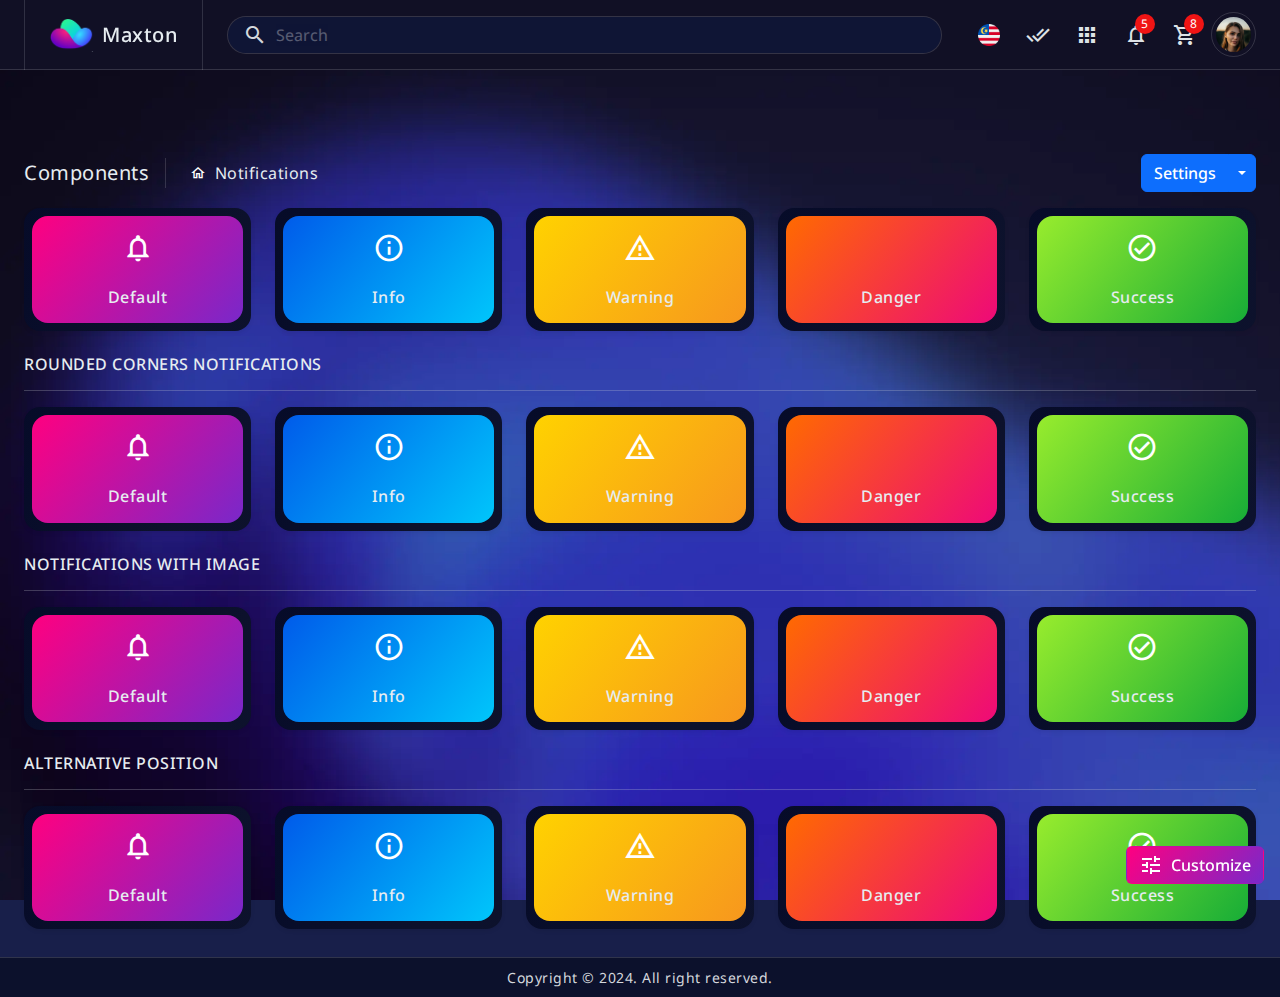
<file: component-notifications.html>
<!doctype html>
<html lang="en" data-bs-theme="blue-theme">

<head>
  <meta charset="utf-8">
  <meta name="viewport" content="width=device-width, initial-scale=1">
  <title>Maxton | Bootstrap 5 Admin Dashboard Template</title>
  <!--favicon-->
	<link rel="icon" href="assets/images/favicon-32x32.png" type="image/png">
  <!-- loader-->
	<link href="assets/css/pace.min.css" rel="stylesheet">
	<script src="assets/js/pace.min.js"></script>

  <!--plugins-->
  <link href="assets/plugins/perfect-scrollbar/css/perfect-scrollbar.css" rel="stylesheet">
  <link rel="stylesheet" type="text/css" href="assets/plugins/metismenu/metisMenu.min.css">
  <link rel="stylesheet" type="text/css" href="assets/plugins/metismenu/mm-vertical.css">
  <link  rel="stylesheet" type="text/css" href="assets/plugins/simplebar/css/simplebar.css">
  <link rel="stylesheet" href="assets/plugins/notifications/css/lobibox.min.css">
  <!--bootstrap css-->
  <link href="assets/css/bootstrap.min.css" rel="stylesheet">
  <link href="https://fonts.googleapis.com/css2?family=Noto+Sans:wght@300;400;500;600&display=swap" rel="stylesheet">
  <link href="https://fonts.googleapis.com/css?family=Material+Icons+Outlined" rel="stylesheet">
  <!--main css-->
  <link href="assets/css/bootstrap-extended.css" rel="stylesheet">
  <link href="sass/main.css" rel="stylesheet">
  <link href="assets/css/horizontal-menu.css" rel="stylesheet">
  <link href="sass/dark-theme.css" rel="stylesheet">
  <link href="sass/blue-theme.css" rel="stylesheet">
  <link href="sass/semi-dark.css" rel="stylesheet">
  <link href="sass/bordered-theme.css" rel="stylesheet">
  <link href="sass/responsive.css" rel="stylesheet">

</head>

<body>

 <!--start header-->
 <header class="top-header">
  <nav class="navbar navbar-expand align-items-center justify-content-between gap-4 border-bottom">
    <div class="logo-header d-none d-xl-flex align-items-center gap-2">
      <div class="logo-icon">
        <img src="assets/images/logo-icon.png" class="logo-img" width="45" alt="">
      </div>
      <div class="logo-name">
        <h5 class="mb-0">Maxton</h5>
      </div>
    </div>
    <div class="btn-toggle d-xl-none" data-bs-toggle="offcanvas" data-bs-target="#offcanvasNavbar">
      <a href="javascript:;"><i class="material-icons-outlined">menu</i></a>
    </div>
    <div class="search-bar">
      <div class="position-relative">
        <input class="form-control rounded-5 px-5 search-control d-lg-block d-none" type="text" placeholder="Search">
        <span class="material-icons-outlined position-absolute d-lg-block d-none ms-3 translate-middle-y start-0 top-50">search</span>
        <span class="material-icons-outlined position-absolute me-3 translate-middle-y end-0 top-50 search-close">close</span>
        <div class="search-popup p-3">
          <div class="card rounded-4 overflow-hidden">
            <div class="card-header d-lg-none">
              <div class="position-relative">
                <input class="form-control rounded-5 px-5 mobile-search-control" type="text" placeholder="Search">
                <span class="material-icons-outlined position-absolute ms-3 translate-middle-y start-0 top-50">search</span>
                <span class="material-icons-outlined position-absolute me-3 translate-middle-y end-0 top-50 mobile-search-close">close</span>
               </div>
            </div>
            <div class="card-body search-content">
              <p class="search-title">Recent Searches</p>
              <div class="d-flex align-items-start flex-wrap gap-2 kewords-wrapper">
                <a href="javascript:;" class="kewords"><span>Angular Template</span><i
                    class="material-icons-outlined fs-6">search</i></a>
                <a href="javascript:;" class="kewords"><span>Dashboard</span><i
                    class="material-icons-outlined fs-6">search</i></a>
                <a href="javascript:;" class="kewords"><span>Admin Template</span><i
                    class="material-icons-outlined fs-6">search</i></a>
                <a href="javascript:;" class="kewords"><span>Bootstrap 5 Admin</span><i
                    class="material-icons-outlined fs-6">search</i></a>
                <a href="javascript:;" class="kewords"><span>Html eCommerce</span><i
                    class="material-icons-outlined fs-6">search</i></a>
                <a href="javascript:;" class="kewords"><span>Sass</span><i
                    class="material-icons-outlined fs-6">search</i></a>
                <a href="javascript:;" class="kewords"><span>laravel 9</span><i
                    class="material-icons-outlined fs-6">search</i></a>
              </div>
              <hr>
              <p class="search-title">Tutorials</p>
              <div class="search-list d-flex flex-column gap-2">
                <div class="search-list-item d-flex align-items-center gap-3">
                  <div class="list-icon">
                    <i class="material-icons-outlined fs-5">play_circle</i>
                  </div>
                  <div class="">
                    <h5 class="mb-0 search-list-title ">Wordpress Tutorials</h5>
                  </div>
                </div>
                <div class="search-list-item d-flex align-items-center gap-3">
                  <div class="list-icon">
                    <i class="material-icons-outlined fs-5">shopping_basket</i>
                  </div>
                  <div class="">
                    <h5 class="mb-0 search-list-title">eCommerce Website Tutorials</h5>
                  </div>
                </div>

                <div class="search-list-item d-flex align-items-center gap-3">
                  <div class="list-icon">
                    <i class="material-icons-outlined fs-5">laptop</i>
                  </div>
                  <div class="">
                    <h5 class="mb-0 search-list-title">Responsive Design</h5>
                  </div>
                </div>
              </div>

              <hr>
              <p class="search-title">Members</p>

              <div class="search-list d-flex flex-column gap-2">
                <div class="search-list-item d-flex align-items-center gap-3">
                  <div class="memmber-img">
                    <img src="assets/images/avatars/01.png" width="32" height="32" class="rounded-circle" alt="">
                  </div>
                  <div class="">
                    <h5 class="mb-0 search-list-title ">Andrew Stark</h5>
                  </div>
                </div>

                <div class="search-list-item d-flex align-items-center gap-3">
                  <div class="memmber-img">
                    <img src="assets/images/avatars/02.png" width="32" height="32" class="rounded-circle" alt="">
                  </div>
                  <div class="">
                    <h5 class="mb-0 search-list-title ">Snetro Jhonia</h5>
                  </div>
                </div>

                <div class="search-list-item d-flex align-items-center gap-3">
                  <div class="memmber-img">
                    <img src="assets/images/avatars/03.png" width="32" height="32" class="rounded-circle" alt="">
                  </div>
                  <div class="">
                    <h5 class="mb-0 search-list-title">Michle Clark</h5>
                  </div>
                </div>

              </div>
            </div>
            <div class="card-footer text-center bg-transparent">
              <a href="javascript:;" class="btn w-100">See All Search Results</a>
            </div>
          </div>
        </div>
      </div>
    </div>
    <ul class="navbar-nav gap-1 nav-right-links align-items-center">
      <li class="nav-item d-lg-none mobile-search-btn">
        <a class="nav-link" href="javascript:;"><i class="material-icons-outlined">search</i></a>
      </li>
      <li class="nav-item dropdown">
        <a class="nav-link dropdown-toggle dropdown-toggle-nocaret" href="avascript:;" data-bs-toggle="dropdown"><img src="assets/images/county/02.png" width="22" alt="">
        </a>
        <ul class="dropdown-menu dropdown-menu-end">
          <li><a class="dropdown-item d-flex align-items-center py-2" href="javascript:;"><img src="assets/images/county/01.png" width="20" alt=""><span class="ms-2">English</span></a>
          </li>
          <li><a class="dropdown-item d-flex align-items-center py-2" href="javascript:;"><img src="assets/images/county/02.png" width="20" alt=""><span class="ms-2">Catalan</span></a>
          </li>
          <li><a class="dropdown-item d-flex align-items-center py-2" href="javascript:;"><img src="assets/images/county/03.png" width="20" alt=""><span class="ms-2">French</span></a>
          </li>
          <li><a class="dropdown-item d-flex align-items-center py-2" href="javascript:;"><img src="assets/images/county/04.png" width="20" alt=""><span class="ms-2">Belize</span></a>
          </li>
          <li><a class="dropdown-item d-flex align-items-center py-2" href="javascript:;"><img src="assets/images/county/05.png" width="20" alt=""><span class="ms-2">Colombia</span></a>
          </li>
          <li><a class="dropdown-item d-flex align-items-center py-2" href="javascript:;"><img src="assets/images/county/06.png" width="20" alt=""><span class="ms-2">Spanish</span></a>
          </li>
          <li><a class="dropdown-item d-flex align-items-center py-2" href="javascript:;"><img src="assets/images/county/07.png" width="20" alt=""><span class="ms-2">Georgian</span></a>
          </li>
          <li><a class="dropdown-item d-flex align-items-center py-2" href="javascript:;"><img src="assets/images/county/08.png" width="20" alt=""><span class="ms-2">Hindi</span></a>
          </li>
        </ul>
      </li>

      <li class="nav-item dropdown position-static  d-md-flex d-none">
        <a class="nav-link dropdown-toggle dropdown-toggle-nocaret" data-bs-auto-close="outside"
        data-bs-toggle="dropdown" href="javascript:;"><i class="material-icons-outlined">done_all</i></a>
        <div class="dropdown-menu dropdown-menu-end mega-menu shadow-lg p-4 p-lg-5">
          <div class="mega-menu-widgets">
           <div class="row row-cols-1 row-cols-lg-2 row-cols-xl-3 g-4 g-lg-5">
              <div class="col">
                <div class="card rounded-4 shadow-none border mb-0">
                  <div class="card-body">
                    <div class="d-flex align-items-start gap-3">
                      <div class="mega-menu-icon flex-shrink-0 bg-danger">
                        <i class="material-icons-outlined">question_answer</i>
                      </div>
                      <div class="mega-menu-content">
                         <h5>Marketing</h5>
                         <p class="mb-0 f-14">In publishing and graphic design, Lorem ipsum is a placeholder text commonly used to demonstrate
                           the visual form of a document.</p>
                      </div>
                   </div>
                  </div>
                </div>
              </div>
              <div class="col">
                <div class="card rounded-4 shadow-none border mb-0">
                  <div class="card-body">
                    <div class="d-flex align-items-start gap-3">
                      <img src="assets/images/megaIcons/02.png" width="40" alt="">
                      <div class="mega-menu-content">
                         <h5>Website</h5>
                         <p class="mb-0 f-14">In publishing and graphic design, Lorem ipsum is a placeholder text commonly used to demonstrate
                           the visual form of a document.</p>
                      </div>
                   </div>
                  </div>
                </div>
              </div>
              <div class="col">
                <div class="card rounded-4 shadow-none border mb-0">
                  <div class="card-body">
                    <div class="d-flex align-items-start gap-3">
                      <img src="assets/images/megaIcons/03.png" width="40" alt="">
                      <div class="mega-menu-content">
                          <h5>Subscribers</h5>
                         <p class="mb-0 f-14">In publishing and graphic design, Lorem ipsum is a placeholder text commonly used to demonstrate
                           the visual form of a document.</p>
                      </div>
                   </div>
                  </div>
                </div>
              </div>
              <div class="col">
                <div class="card rounded-4 shadow-none border mb-0">
                  <div class="card-body">
                    <div class="d-flex align-items-start gap-3">
                      <img src="assets/images/megaIcons/01.png" width="40" alt="">
                      <div class="mega-menu-content">
                         <h5>Hubspot</h5>
                         <p class="mb-0 f-14">In publishing and graphic design, Lorem ipsum is a placeholder text commonly used to demonstrate
                           the visual form of a document.</p>
                      </div>
                   </div>
                  </div>
                </div>
              </div>
              <div class="col">
                <div class="card rounded-4 shadow-none border mb-0">
                  <div class="card-body">
                    <div class="d-flex align-items-start gap-3">
                      <img src="assets/images/megaIcons/11.png" width="40" alt="">
                      <div class="mega-menu-content">
                         <h5>Templates</h5>
                         <p class="mb-0 f-14">In publishing and graphic design, Lorem ipsum is a placeholder text commonly used to demonstrate
                           the visual form of a document.</p>
                      </div>
                   </div>
                  </div>
                </div>
              </div>
              <div class="col">
                <div class="card rounded-4 shadow-none border mb-0">
                  <div class="card-body">
                    <div class="d-flex align-items-start gap-3">
                      <img src="assets/images/megaIcons/13.png" width="40" alt="">
                      <div class="mega-menu-content">
                         <h5>Ebooks</h5>
                         <p class="mb-0 f-14">In publishing and graphic design, Lorem ipsum is a placeholder text commonly used to demonstrate
                           the visual form of a document.</p>
                      </div>
                   </div>
                  </div>
                </div>
              </div>
              <div class="col">
                <div class="card rounded-4 shadow-none border mb-0">
                  <div class="card-body">
                    <div class="d-flex align-items-start gap-3">
                      <img src="assets/images/megaIcons/12.png" width="40" alt="">
                      <div class="mega-menu-content">
                         <h5>Sales</h5>
                         <p class="mb-0 f-14">In publishing and graphic design, Lorem ipsum is a placeholder text commonly used to demonstrate
                           the visual form of a document.</p>
                      </div>
                   </div>
                  </div>
                </div>
              </div>
              <div class="col">
                <div class="card rounded-4 shadow-none border mb-0">
                  <div class="card-body">
                    <div class="d-flex align-items-start gap-3">
                      <img src="assets/images/megaIcons/08.png" width="40" alt="">
                      <div class="mega-menu-content">
                         <h5>Tools</h5>
                         <p class="mb-0 f-14">In publishing and graphic design, Lorem ipsum is a placeholder text commonly used to demonstrate
                           the visual form of a document.</p>
                      </div>
                   </div>
                  </div>
                </div>
              </div>
              <div class="col">
                <div class="card rounded-4 shadow-none border mb-0">
                  <div class="card-body">
                    <div class="d-flex align-items-start gap-3">
                      <img src="assets/images/megaIcons/09.png" width="40" alt="">
                      <div class="mega-menu-content">
                         <h5>Academy</h5>
                         <p class="mb-0 f-14">In publishing and graphic design, Lorem ipsum is a placeholder text commonly used to demonstrate
                           the visual form of a document.</p>
                      </div>
                   </div>
                  </div>
                </div>
              </div>
           </div><!--end row-->
          </div>
        </div>
      </li>
      <li class="nav-item dropdown">
        <a class="nav-link dropdown-toggle dropdown-toggle-nocaret" data-bs-auto-close="outside"
          data-bs-toggle="dropdown" href="javascript:;"><i class="material-icons-outlined">apps</i></a>
        <div class="dropdown-menu dropdown-menu-end dropdown-apps shadow-lg p-3">
          <div class="border rounded-4 overflow-hidden">
            <div class="row row-cols-3 g-0 border-bottom">
              <div class="col border-end">
                <div class="app-wrapper d-flex flex-column gap-2 text-center">
                  <div class="app-icon">
                    <img src="assets/images/apps/01.png" width="36" alt="">
                  </div>
                  <div class="app-name">
                    <p class="mb-0">Gmail</p>
                  </div>
                </div>
              </div>
              <div class="col border-end">
                <div class="app-wrapper d-flex flex-column gap-2 text-center">
                  <div class="app-icon">
                    <img src="assets/images/apps/02.png" width="36" alt="">
                  </div>
                  <div class="app-name">
                    <p class="mb-0">Skype</p>
                  </div>
                </div>
              </div>
              <div class="col">
                <div class="app-wrapper d-flex flex-column gap-2 text-center">
                  <div class="app-icon">
                    <img src="assets/images/apps/03.png" width="36" alt="">
                  </div>
                  <div class="app-name">
                    <p class="mb-0">Slack</p>
                  </div>
                </div>
              </div>
            </div><!--end row-->

            <div class="row row-cols-3 g-0 border-bottom">
              <div class="col border-end">
                <div class="app-wrapper d-flex flex-column gap-2 text-center">
                  <div class="app-icon">
                    <img src="assets/images/apps/04.png" width="36" alt="">
                  </div>
                  <div class="app-name">
                    <p class="mb-0">YouTube</p>
                  </div>
                </div>
              </div>
              <div class="col border-end">
                <div class="app-wrapper d-flex flex-column gap-2 text-center">
                  <div class="app-icon">
                    <img src="assets/images/apps/05.png" width="36" alt="">
                  </div>
                  <div class="app-name">
                    <p class="mb-0">Google</p>
                  </div>
                </div>
              </div>
              <div class="col">
                <div class="app-wrapper d-flex flex-column gap-2 text-center">
                  <div class="app-icon">
                    <img src="assets/images/apps/06.png" width="36" alt="">
                  </div>
                  <div class="app-name">
                    <p class="mb-0">Instagram</p>
                  </div>
                </div>
              </div>
            </div><!--end row-->

            <div class="row row-cols-3 g-0 border-bottom">
              <div class="col border-end">
                <div class="app-wrapper d-flex flex-column gap-2 text-center">
                  <div class="app-icon">
                    <img src="assets/images/apps/07.png" width="36" alt="">
                  </div>
                  <div class="app-name">
                    <p class="mb-0">Spotify</p>
                  </div>
                </div>
              </div>
              <div class="col border-end">
                <div class="app-wrapper d-flex flex-column gap-2 text-center">
                  <div class="app-icon">
                    <img src="assets/images/apps/08.png" width="36" alt="">
                  </div>
                  <div class="app-name">
                    <p class="mb-0">Yahoo</p>
                  </div>
                </div>
              </div>
              <div class="col">
                <div class="app-wrapper d-flex flex-column gap-2 text-center">
                  <div class="app-icon">
                    <img src="assets/images/apps/09.png" width="36" alt="">
                  </div>
                  <div class="app-name">
                    <p class="mb-0">Facebook</p>
                  </div>
                </div>
              </div>
            </div><!--end row-->

            <div class="row row-cols-3 g-0">
              <div class="col border-end">
                <div class="app-wrapper d-flex flex-column gap-2 text-center">
                  <div class="app-icon">
                    <img src="assets/images/apps/10.png" width="36" alt="">
                  </div>
                  <div class="app-name">
                    <p class="mb-0">Figma</p>
                  </div>
                </div>
              </div>
              <div class="col border-end">
                <div class="app-wrapper d-flex flex-column gap-2 text-center">
                  <div class="app-icon">
                    <img src="assets/images/apps/11.png" width="36" alt="">
                  </div>
                  <div class="app-name">
                    <p class="mb-0">Paypal</p>
                  </div>
                </div>
              </div>
              <div class="col">
                <div class="app-wrapper d-flex flex-column gap-2 text-center">
                  <div class="app-icon">
                    <img src="assets/images/apps/12.png" width="36" alt="">
                  </div>
                  <div class="app-name">
                    <p class="mb-0">Photo</p>
                  </div>
                </div>
              </div>
            </div><!--end row-->
          </div>
        </div>
      </li>
      <li class="nav-item dropdown">
        <a class="nav-link dropdown-toggle dropdown-toggle-nocaret position-relative" data-bs-auto-close="outside"
          data-bs-toggle="dropdown" href="javascript:;"><i class="material-icons-outlined">notifications</i>
          <span class="badge-notify">5</span>
        </a>
        <div class="dropdown-menu dropdown-notify dropdown-menu-end shadow">
          <div class="px-3 py-1 d-flex align-items-center justify-content-between border-bottom">
            <h5 class="notiy-title mb-0">Notifications</h5>
            <div class="dropdown">
              <button class="btn btn-secondary dropdown-toggle dropdown-toggle-nocaret option" type="button"
                data-bs-toggle="dropdown" aria-expanded="false">
                <span class="material-icons-outlined">
                  more_vert
                </span>
              </button>
              <div class="dropdown-menu dropdown-option dropdown-menu-end shadow">
                <div><a class="dropdown-item d-flex align-items-center gap-2 py-2" href="javascript:;"><i
                      class="material-icons-outlined fs-6">inventory_2</i>Archive All</a></div>
                <div><a class="dropdown-item d-flex align-items-center gap-2 py-2" href="javascript:;"><i
                      class="material-icons-outlined fs-6">done_all</i>Mark all as read</a></div>
                <div><a class="dropdown-item d-flex align-items-center gap-2 py-2" href="javascript:;"><i
                      class="material-icons-outlined fs-6">mic_off</i>Disable Notifications</a></div>
                <div><a class="dropdown-item d-flex align-items-center gap-2 py-2" href="javascript:;"><i
                      class="material-icons-outlined fs-6">grade</i>What's new ?</a></div>
                <div>
                  <hr class="dropdown-divider">
                </div>
                <div><a class="dropdown-item d-flex align-items-center gap-2 py-2" href="javascript:;"><i
                      class="material-icons-outlined fs-6">leaderboard</i>Reports</a></div>
              </div>
            </div>
          </div>
          <div class="notify-list">
            <div>
              <a class="dropdown-item border-bottom py-2" href="javascript:;">
                <div class="d-flex align-items-center gap-3">
                  <div class="">
                    <img src="assets/images/avatars/01.png" class="rounded-circle" width="45" height="45" alt="">
                  </div>
                  <div class="">
                    <h5 class="notify-title">Congratulations Jhon</h5>
                    <p class="mb-0 notify-desc">Many congtars jhon. You have won the gifts.</p>
                    <p class="mb-0 notify-time">Today</p>
                  </div>
                  <div class="notify-close position-absolute end-0 me-3">
                    <i class="material-icons-outlined fs-6">close</i>
                  </div>
                </div>
              </a>
            </div>
            <div>
              <a class="dropdown-item border-bottom py-2" href="javascript:;">
                <div class="d-flex align-items-center gap-3">
                  <div class="user-wrapper bg-primary text-primary bg-opacity-10">
                    <span>RS</span>
                  </div>
                  <div class="">
                    <h5 class="notify-title">New Account Created</h5>
                    <p class="mb-0 notify-desc">From USA an user has registered.</p>
                    <p class="mb-0 notify-time">Yesterday</p>
                  </div>
                  <div class="notify-close position-absolute end-0 me-3">
                    <i class="material-icons-outlined fs-6">close</i>
                  </div>
                </div>
              </a>
            </div>
            <div>
              <a class="dropdown-item border-bottom py-2" href="javascript:;">
                <div class="d-flex align-items-center gap-3">
                  <div class="">
                    <img src="assets/images/apps/13.png" class="rounded-circle" width="45" height="45" alt="">
                  </div>
                  <div class="">
                    <h5 class="notify-title">Payment Recived</h5>
                    <p class="mb-0 notify-desc">New payment recived successfully</p>
                    <p class="mb-0 notify-time">1d ago</p>
                  </div>
                  <div class="notify-close position-absolute end-0 me-3">
                    <i class="material-icons-outlined fs-6">close</i>
                  </div>
                </div>
              </a>
            </div>
            <div>
              <a class="dropdown-item border-bottom py-2" href="javascript:;">
                <div class="d-flex align-items-center gap-3">
                  <div class="">
                    <img src="assets/images/apps/14.png" class="rounded-circle" width="45" height="45" alt="">
                  </div>
                  <div class="">
                    <h5 class="notify-title">New Order Recived</h5>
                    <p class="mb-0 notify-desc">Recived new order from michle</p>
                    <p class="mb-0 notify-time">2:15 AM</p>
                  </div>
                  <div class="notify-close position-absolute end-0 me-3">
                    <i class="material-icons-outlined fs-6">close</i>
                  </div>
                </div>
              </a>
            </div>
            <div>
              <a class="dropdown-item border-bottom py-2" href="javascript:;">
                <div class="d-flex align-items-center gap-3">
                  <div class="">
                    <img src="assets/images/avatars/06.png" class="rounded-circle" width="45" height="45" alt="">
                  </div>
                  <div class="">
                    <h5 class="notify-title">Congratulations Jhon</h5>
                    <p class="mb-0 notify-desc">Many congtars jhon. You have won the gifts.</p>
                    <p class="mb-0 notify-time">Today</p>
                  </div>
                  <div class="notify-close position-absolute end-0 me-3">
                    <i class="material-icons-outlined fs-6">close</i>
                  </div>
                </div>
              </a>
            </div>
            <div>
              <a class="dropdown-item py-2" href="javascript:;">
                <div class="d-flex align-items-center gap-3">
                  <div class="user-wrapper bg-danger text-danger bg-opacity-10">
                    <span>PK</span>
                  </div>
                  <div class="">
                    <h5 class="notify-title">New Account Created</h5>
                    <p class="mb-0 notify-desc">From USA an user has registered.</p>
                    <p class="mb-0 notify-time">Yesterday</p>
                  </div>
                  <div class="notify-close position-absolute end-0 me-3">
                    <i class="material-icons-outlined fs-6">close</i>
                  </div>
                </div>
              </a>
            </div>
          </div>
        </div>
      </li>
      <li class="nav-item d-md-flex d-none">
        <a class="nav-link position-relative" data-bs-toggle="offcanvas" href="#offcanvasCart"><i
            class="material-icons-outlined">shopping_cart</i>
          <span class="badge-notify">8</span>
        </a>
      </li>
      <li class="nav-item dropdown">
        <a href="javascrpt:;" class="dropdown-toggle dropdown-toggle-nocaret" data-bs-toggle="dropdown">
           <img src="assets/images/avatars/01.png" class="rounded-circle p-1 border" width="45" height="45" alt="">
        </a>
        <div class="dropdown-menu dropdown-user dropdown-menu-end shadow">
          <a class="dropdown-item  gap-2 py-2" href="javascript:;">
            <div class="text-center">
              <img src="assets/images/avatars/01.png" class="rounded-circle p-1 shadow mb-3" width="90" height="90"
                alt="">
              <h5 class="user-name mb-0 fw-bold">Hello, Jhon</h5>
            </div>
          </a>
          <hr class="dropdown-divider">
          <a class="dropdown-item d-flex align-items-center gap-2 py-2" href="javascript:;"><i
            class="material-icons-outlined">person_outline</i>Profile</a>
          <a class="dropdown-item d-flex align-items-center gap-2 py-2" href="javascript:;"><i
            class="material-icons-outlined">local_bar</i>Setting</a>
          <a class="dropdown-item d-flex align-items-center gap-2 py-2" href="javascript:;"><i
            class="material-icons-outlined">dashboard</i>Dashboard</a>
          <a class="dropdown-item d-flex align-items-center gap-2 py-2" href="javascript:;"><i
            class="material-icons-outlined">account_balance</i>Earning</a>
            <a class="dropdown-item d-flex align-items-center gap-2 py-2" href="javascript:;"><i
              class="material-icons-outlined">cloud_download</i>Downloads</a>
          <hr class="dropdown-divider">
          <a class="dropdown-item d-flex align-items-center gap-2 py-2" href="javascript:;"><i
          class="material-icons-outlined">power_settings_new</i>Logout</a>
        </div>
      </li>
    </ul>

  </nav>
</header>
<!--end top header-->


<!--navigation-->
<div class="primary-menu">
  <nav class="navbar navbar-expand-xl align-items-center">
   <div class="offcanvas offcanvas-start w-260" tabindex="-1" id="offcanvasNavbar" aria-labelledby="offcanvasNavbarLabel">
   <div class="offcanvas-header border-bottom h-70">
     <div class="d-flex align-items-center gap-2">
       <div class="">
         <img src="assets/images/logo-icon.png" class="logo-icon" width="45" alt="logo icon">
       </div>
       <div class="">
         <h4 class="logo-text">Maxton</h4>
       </div>
     </div>
     <a href="javascript:;" class="primaery-menu-close" data-bs-dismiss="offcanvas">
      <i class="material-icons-outlined">close</i>
     </a>
   </div>
   <div class="offcanvas-body p-0">
     <ul class="navbar-nav align-items-center flex-grow-1">
     <li class="nav-item dropdown">
       <a class="nav-link dropdown-toggle dropdown-toggle-nocaret" href="javascript:;" data-bs-toggle="dropdown">
         <div class="parent-icon"><i class="material-icons-outlined">home</i>
         </div>
         <div class="menu-title d-flex align-items-center">Dashboard</div>
         <div class="ms-auto dropy-icon"><i class='material-icons-outlined'>expand_more</i></div>
       </a>
       <ul class="dropdown-menu">
         <li><a class="dropdown-item" href="index.html"><i class='material-icons-outlined'>insights</i>Analysis</a></li>
         <li><a class="dropdown-item" href="index2.html"><i class='material-icons-outlined'>shopping_cart</i>eCommerce</a></li>
       </ul>
       </li>
       <li class="nav-item dropdown">
       <a class="nav-link dropdown-toggle dropdown-toggle-nocaret" href="javascript:;" data-bs-toggle="dropdown">
         <div class="parent-icon"><i class='material-icons-outlined'>apps</i>
         </div>
         <div class="menu-title d-flex align-items-center">Apps & Pages</div>
         <div class="ms-auto dropy-icon"><i class='material-icons-outlined'>expand_more</i></div>
       </a>
       <ul class="dropdown-menu">
         <li><a class="dropdown-item" href="app-emailbox.html"><i class='material-icons-outlined'>email</i>Email</a></li>
         <li><a class="dropdown-item" href="app-chat-box.html"><i class='material-icons-outlined'>chat</i>Chat Box</a></li>
         <li><a class="dropdown-item" href="app-file-manager.html"><i class='material-icons-outlined'>folder</i>File Manager</a></li>
         <li><a class="dropdown-item" href="app-to-do.html"><i class='material-icons-outlined'>task</i>Todo</a></li>
         <li><a class="dropdown-item" href="app-invoice.html"><i class='material-icons-outlined'>description</i>Invoice</a></li>
         <li class="nav-item dropend">
         <a class="dropdown-item dropdown-toggle dropdown-toggle-nocaret" href="javascript:;"><i class='material-icons-outlined'>layers</i>Pages</a>
         <ul class="dropdown-menu submenu">
           <li class="nav-item dropend"><a class="dropdown-item dropdown-toggle dropdown-toggle-nocaret" href="javascript:;"><i class='material-icons-outlined'>navigate_next</i>Error</a>
             <ul class="dropdown-menu">
               <li><a class="dropdown-item" href="pages-error-403.html"><i class='material-icons-outlined'>navigate_next</i>403 Error</a></li>
               <li><a class="dropdown-item" href="pages-error-404.html"><i class='material-icons-outlined'>navigate_next</i>404 rror</a></li>
               <li><a class="dropdown-item" href="pages-error-505.html"><i class='material-icons-outlined'>navigate_next</i>505 rror</a></li>
               <li><a class="dropdown-item" href="pages-coming-soon.html"><i class='material-icons-outlined'>navigate_next</i>Coming Soon</a></li>
               <li><a class="dropdown-item" href="pages-starter-page.html"><i class='material-icons-outlined'>navigate_next</i>Blank Page</a></li>
               </ul>
           </li>
           <li><a class="dropdown-item" href="user-profile.html"><i class='material-icons-outlined'>navigate_next</i>User Profile</a></li>
           <li><a class="dropdown-item" href="timeline.html"><i class='material-icons-outlined'>navigate_next</i>Timeline</a></li>
           <li><a class="dropdown-item" href="faq.html"><i class='material-icons-outlined'>navigate_next</i>FAQ</a></li>
           <li><a class="dropdown-item" href="pricing-table.html"><i class='material-icons-outlined'>navigate_next</i>Pricing</a></li>
           </ul>
         </li>
       </ul>
       </li>
       <li class="nav-item dropdown">
       <a class="nav-link dropdown-toggle dropdown-toggle-nocaret" href="javascript:;" data-bs-toggle="dropdown">
         <div class="parent-icon"><i class='material-icons-outlined'>note_alt</i>
         </div>
         <div class="menu-title d-flex align-items-center">Forms</div>
         <div class="ms-auto dropy-icon"><i class='material-icons-outlined'>expand_more</i></div>
       </a>
       <ul class="dropdown-menu">
         <li> <a class="dropdown-item" href="form-elements.html"><i class='material-icons-outlined'>source</i>Form Elements</a>
         </li>
         <li> <a class="dropdown-item" href="form-input-group.html"><i class='material-icons-outlined'>work_outline</i>Input Groups</a>
         </li>
         <li> <a class="dropdown-item" href="form-radios-and-checkboxes.html"><i class='material-icons-outlined'>timeline</i>Radios & Checkboxes</a>
         </li>
         <li> <a class="dropdown-item" href="form-layouts.html"><i class='material-icons-outlined'>label</i>Forms Layouts</a>
         </li>
         <li> <a class="dropdown-item" href="form-validations.html"><i class='material-icons-outlined'>tips_and_updates</i>Form Validation</a>
         </li>
         <li> <a class="dropdown-item" href="form-wizard.html"><i class='material-icons-outlined'>dns</i>Form Wizard</a>
         </li>
         <li> <a class="dropdown-item" href="form-file-upload.html"><i class='material-icons-outlined'>hourglass_empty</i>File Upload</a>
         </li>
         <li> <a class="dropdown-item" href="form-date-time-pickes.html"><i class='material-icons-outlined'>backup</i>Date Pickers</a>
         </li>
         <li> <a class="dropdown-item" href="form-select2.html"><i class='material-icons-outlined'>integration_instructions</i>Select2</a>
         </li>
         <li> <a class="dropdown-item" href="form-repeater.html"><i class='material-icons-outlined'>mark_as_unread</i>Form Repeater</a>
         </li>
       </ul>
       </li>
       <li class="nav-item dropdown">
       <a class="nav-link dropdown-toggle dropdown-toggle-nocaret" href="javascript:;" data-bs-toggle="dropdown">
         <div class="parent-icon"><i class='material-icons-outlined'>account_circle</i>
         </div>
         <div class="menu-title d-flex align-items-center">Authentication</div>
         <div class="ms-auto dropy-icon"><i class='material-icons-outlined'>expand_more</i></div>
       </a>
       <ul class="dropdown-menu">
         <li class="nav-item dropend">
         <a class="dropdown-item dropdown-toggle dropdown-toggle-nocaret" href="javascript:;"><i class='material-icons-outlined'>event</i>Basic</a>
         <ul class="dropdown-menu submenu">
           <li><a class="dropdown-item" href="auth-basic-login.html"><i class='material-icons-outlined'>navigate_next</i>Sign In</a></li>
           <li><a class="dropdown-item" href="auth-basic-register.html"><i class='material-icons-outlined'>navigate_next</i>Sign Up</a></li>
           <li><a class="dropdown-item" href="auth-basic-forgot-password.html"><i class='material-icons-outlined'>navigate_next</i>Forgot Password</a></li>
           <li><a class="dropdown-item" href="auth-basic-reset-password.html"><i class='material-icons-outlined'>navigate_next</i>Reset Password</a></li>
           </ul>
         </li>
         <li class="nav-item dropend">
         <a class="dropdown-item dropdown-toggle dropdown-toggle-nocaret" href="javascript:;"><i class='material-icons-outlined'>perm_identity</i>Cover</a>
         <ul class="dropdown-menu submenu">
           <li><a class="dropdown-item" href="auth-cover-login.html"><i class='material-icons-outlined'>navigate_next</i>Sign In</a></li>
           <li><a class="dropdown-item" href="auth-cover-register.html"><i class='material-icons-outlined'>navigate_next</i>Sign Up</a></li>
           <li><a class="dropdown-item" href="auth-cover-forgot-password.html"><i class='material-icons-outlined'>navigate_next</i>Forgot Password</a></li>
           <li><a class="dropdown-item" href="auth-cover-reset-password.html"><i class='material-icons-outlined'>navigate_next</i>Reset Password</a></li>
           </ul>
         </li>
         <li class="nav-item dropend">
         <a class="dropdown-item dropdown-toggle dropdown-toggle-nocaret" href="javascript:;"><i class='material-icons-outlined'>assignment</i>Boxed</a>
         <ul class="dropdown-menu submenu">
           <li><a class="dropdown-item" href="auth-boxed-login.html"><i class='material-icons-outlined'>navigate_next</i>Sign In</a></li>
           <li><a class="dropdown-item" href="auth-boxed-register.html"><i class='material-icons-outlined'>navigate_next</i>Sign Up</a></li>
           <li><a class="dropdown-item" href="auth-boxed-forgot-password.html"><i class='material-icons-outlined'>navigate_next</i>Forgot Password</a></li>
           <li><a class="dropdown-item" href="auth-boxed-reset-password.html"><i class='material-icons-outlined'>navigate_next</i>Reset Password</a></li>
           </ul>
         </li>
       </ul>
       </li>
       <li class="nav-item dropdown">
       <a class="nav-link dropdown-toggle dropdown-toggle-nocaret" href="javascript:;" data-bs-toggle="dropdown">
         <div class="parent-icon"><i class='material-icons-outlined'>medical_services</i>
         </div>
         <div class="menu-title d-flex align-items-center">UI Elements</div>
         <div class="ms-auto dropy-icon"><i class='material-icons-outlined'>expand_more</i></div>
       </a>
       <ul class="dropdown-menu">
         <li class="nav-item dropend">
          <a class="dropdown-item dropdown-toggle dropdown-toggle-nocaret" href="javascript:;"><i class='material-icons-outlined'>widgets</i>Widgets</a>
          <ul class="dropdown-menu submenu">
            <li><a class="dropdown-item" href="widgets-data.html"><i class='material-icons-outlined'>navigate_next</i>Data</a></li>
            <li><a class="dropdown-item" href="widgets-static.html"><i class='material-icons-outlined'>navigate_next</i>Static</a></li>
            </ul>
          </li>
         <li class="nav-item dropend">
         <a class="dropdown-item dropdown-toggle dropdown-toggle-nocaret" href="javascript:;"><i class='material-icons-outlined'>shopping_bag</i>eCommerce</a>
         <ul class="dropdown-menu submenu">
           <li><a class="dropdown-item" href="ecommerce-products.html"><i class='material-icons-outlined'>navigate_next</i>Products</a></li>
           <li><a class="dropdown-item" href="ecommerce-add-product.html"><i class='material-icons-outlined'>navigate_next</i>Add Product</a></li>
           <li><a class="dropdown-item" href="ecommerce-customers.html"><i class='material-icons-outlined'>navigate_next</i>Customer</a></li>
           <li><a class="dropdown-item" href="ecommerce-customer-details.html"><i class='material-icons-outlined'>navigate_next</i>Customer Details</a></li>
           <li><a class="dropdown-item" href="ecommerce-orders.html"><i class='material-icons-outlined'>navigate_next</i>Orders</a></li>
           <li><a class="dropdown-item" href="ecommerce-order-details.html"><i class='material-icons-outlined'>navigate_next</i>Order Details</a></li>
           </ul>
         </li>
         <li class="nav-item dropend">
         <a class="dropdown-item dropdown-toggle dropdown-toggle-nocaret" href="javascript:;"><i class='material-icons-outlined'>free_breakfast</i>Components</a>
         <ul class="dropdown-menu scroll-menu">
           <li><a class="dropdown-item" href="component-alerts.html"><i class='material-icons-outlined'>navigate_next</i>Alerts</a></li>
           <li><a class="dropdown-item" href="component-accordions.html"><i class='material-icons-outlined'>navigate_next</i>Accordions</a></li>
           <li><a class="dropdown-item" href="component-badges.html"><i class='material-icons-outlined'>navigate_next</i>Badges</a></li>
           <li><a class="dropdown-item" href="component-buttons.html"><i class='material-icons-outlined'>navigate_next</i>Buttons</a></li>
           <li><a class="dropdown-item" href="cards.html"><i class='material-icons-outlined'>navigate_next</i>Cards</a></li>
           <li><a class="dropdown-item" href="component-carousels.html"><i class='material-icons-outlined'>navigate_next</i>Carousels</a></li>
           <li><a class="dropdown-item" href="component-media-object.html"><i class='material-icons-outlined'>navigate_next</i>Media Objects</a></li>
           <li><a class="dropdown-item" href="component-modals.html"><i class='material-icons-outlined'>navigate_next</i>Modals</a></li>
           <li><a class="dropdown-item" href="component-navs-tabs.html"><i class='material-icons-outlined'>navigate_next</i>Navs & Tabs</a></li>
           <li><a class="dropdown-item" href="component-navbar.html"><i class='material-icons-outlined'>navigate_next</i>Navbar</a></li>
           <li><a class="dropdown-item" href="component-paginations.html"><i class='material-icons-outlined'>navigate_next</i>Pagination</a></li>
           <li><a class="dropdown-item" href="component-popovers-tooltips.html"><i class='material-icons-outlined'>navigate_next</i>Popovers & Tooltips</a></li>
           <li><a class="dropdown-item" href="component-progress-bars.html"><i class='material-icons-outlined'>navigate_next</i>Progress</a></li>
           <li><a class="dropdown-item" href="component-spinners.html"><i class='material-icons-outlined'>navigate_next</i>Spinners</a></li>
           <li><a class="dropdown-item" href="component-notifications.html"><i class='material-icons-outlined'>navigate_next</i>Notifications</a></li>
           <li><a class="dropdown-item" href="component-avtars-chips.html"><i class='material-icons-outlined'>navigate_next</i>Avatrs & Chips</a></li>
           </ul>
         </li>
         <li class="nav-item dropend">
         <a class="dropdown-item dropdown-toggle dropdown-toggle-nocaret" href="javascript:;"><i class='material-icons-outlined'>cases</i>Icons</a>
         <ul class="dropdown-menu submenu">
           <li><a class="dropdown-item" href="icons-line-icons.html"><i class='material-icons-outlined'>navigate_next</i>Line Icons</a></li>
           <li><a class="dropdown-item" href="icons-boxicons.html"><i class='material-icons-outlined'>navigate_next</i>Boxicons</a></li>
           <li><a class="dropdown-item" href="icons-feather-icons.html"><i class='material-icons-outlined'>navigate_next</i>Feather Icons</a></li>
           </ul>
         </li>
       </ul>
       </li>
       <li class="nav-item dropdown">
       <a class="nav-link dropdown-toggle dropdown-toggle-nocaret" href="javascript:;" data-bs-toggle="dropdown">
         <div class="parent-icon"><i class='material-icons-outlined'>pie_chart</i>
         </div>
         <div class="menu-title d-flex align-items-center">Charts</div>
         <div class="ms-auto dropy-icon"><i class='material-icons-outlined'>expand_more</i></div>
       </a>
       <ul class="dropdown-menu">
         <li><a class="dropdown-item" href="charts-apex-chart.html"><i class='material-icons-outlined'>leaderboard</i></i>Apex</a></li>
         <li><a class="dropdown-item" href="charts-chartjs.html"><i class='material-icons-outlined'>analytics</i>Chartjs</a></li>
         <li class="nav-item dropend">
         <a class="dropdown-item dropdown-toggle dropdown-toggle-nocaret" href="javascript:;"><i class='material-icons-outlined'>pie_chart</i>Maps</a>
         <ul class="dropdown-menu submenu">
           <li><a class="dropdown-item" href="map-google-maps.html"><i class='material-icons-outlined'>navigate_next</i>Google Maps</a></li>
           <li><a class="dropdown-item" href="map-vector-maps.html"><i class='material-icons-outlined'>navigate_next</i>Vector Maps</a></li>
          </ul>
         </li>
       </ul>
       </li>
       <li class="nav-item dropdown">
       <a class="nav-link dropdown-toggle dropdown-toggle-nocaret" href="javascript:;" data-bs-toggle="dropdown">
         <div class="parent-icon"><i class='material-icons-outlined'>table_chart</i>
         </div>
         <div class="menu-title d-flex align-items-center">Tables</div>
         <div class="ms-auto dropy-icon"><i class='material-icons-outlined'>expand_more</i></div>
       </a>
       <ul class="dropdown-menu">
         <li><a class="dropdown-item" href="table-basic-table.html"><i class='material-icons-outlined'>navigate_next</i>Basic Table</a></li>
         <li><a class="dropdown-item" href="table-datatable.html"><i class='material-icons-outlined'>navigate_next</i>Data Table</a></li>
       </ul>
       </li>
     </ul>
   </div>
   </div>
 </nav>
</div>
<!--end navigation-->


  <!--start main wrapper-->
  <main class="main-wrapper">
    <div class="main-content">
      <!--breadcrumb-->
				<div class="page-breadcrumb d-none d-sm-flex align-items-center mb-3">
					<div class="breadcrumb-title pe-3">Components</div>
					<div class="ps-3">
						<nav aria-label="breadcrumb">
							<ol class="breadcrumb mb-0 p-0">
								<li class="breadcrumb-item"><a href="javascript:;"><i class="bx bx-home-alt"></i></a>
								</li>
								<li class="breadcrumb-item active" aria-current="page">Notifications</li>
							</ol>
						</nav>
					</div>
					<div class="ms-auto">
						<div class="btn-group">
							<button type="button" class="btn btn-primary">Settings</button>
							<button type="button" class="btn btn-primary split-bg-primary dropdown-toggle dropdown-toggle-split" data-bs-toggle="dropdown">	<span class="visually-hidden">Toggle Dropdown</span>
							</button>
							<div class="dropdown-menu dropdown-menu-right dropdown-menu-lg-end">	<a class="dropdown-item" href="javascript:;">Action</a>
								<a class="dropdown-item" href="javascript:;">Another action</a>
								<a class="dropdown-item" href="javascript:;">Something else here</a>
								<div class="dropdown-divider"></div>	<a class="dropdown-item" href="javascript:;">Separated link</a>
							</div>
						</div>
					</div>
				</div>
				<!--end breadcrumb-->


        <div class="row row-cols-1 row-cols-lg-5">
           <div class="col">
            <div class="card p-2 rounded-4 cursor-pointer text-center" onclick="default_noti()">
               <div class="card-body bg-grd-primary rounded-4">
                <div class="d-flex flex-column gap-2">
                  <a href="javascript:;" class="mb-3 text-white rounded-circle d-flex align-items-center justify-content-center">
                    <i class="material-icons-outlined fs-2">notifications</i>
                  </a>
                  <h6 class="mb-0">Default</h6>
                </div>
               </div>
              </div>
           </div>
           <div class="col">
            <div class="card p-2 rounded-4 cursor-pointer text-center">
               <div class="card-body bg-grd-info rounded-4" onclick="info_noti()">
                <div class="d-flex flex-column gap-2">
                  <a href="javascript:;" class="mb-3 text-white rounded-circle d-flex align-items-center justify-content-center">
                    <i class="material-icons-outlined fs-2">info</i>
                  </a>
                  <h6 class="mb-0">Info</h6>
                </div>
               </div>
              </div>
           </div>
           <div class="col">
            <div class="card p-2 rounded-4 cursor-pointer text-center">
               <div class="card-body bg-grd-warning rounded-4" onclick="warning_noti()">
                <div class="d-flex flex-column gap-2">
                  <a href="javascript:;" class="mb-3 text-white rounded-circle d-flex align-items-center justify-content-center">
                    <i class="material-icons-outlined fs-2">warning_amber</i>
                  </a>
                  <h6 class="mb-0">Warning</h6>
                </div>
               </div>
              </div>
           </div>
           <div class="col">
            <div class="card p-2 rounded-4 cursor-pointer text-center">
               <div class="card-body bg-grd-danger rounded-4" onclick="error_noti()">
                <div class="d-flex flex-column gap-2">
                  <a href="javascript:;" class="mb-3 text-white rounded-circle d-flex align-items-center justify-content-center">
                    <i class="material-icons-outlined fs-2">dangerous</i>
                  </a>
                  <h6 class="mb-0">Danger</h6>
                </div>
               </div>
              </div>
           </div>
           <div class="col">
            <div class="card p-2 rounded-4 cursor-pointer text-center">
               <div class="card-body bg-grd-success rounded-4" onclick="success_noti()">
                <div class="d-flex flex-column gap-2">
                  <a href="javascript:;" class="mb-3 text-white rounded-circle d-flex align-items-center justify-content-center">
                    <i class="material-icons-outlined fs-2">check_circle</i>
                  </a>
                  <h6 class="mb-0">Success</h6>
                </div>
               </div>
              </div>
           </div>
        </div><!--end row-->
        

				<h6 class="mb-0 text-uppercase">Rounded Corners Notifications</h6>
				<hr>
        <div class="row row-cols-1 row-cols-lg-5">
          <div class="col">
           <div class="card p-2 rounded-4 cursor-pointer text-center" onclick="round_default_noti()">
              <div class="card-body bg-grd-primary rounded-4">
               <div class="d-flex flex-column gap-2">
                 <a href="javascript:;" class="mb-3 text-white rounded-circle d-flex align-items-center justify-content-center">
                   <i class="material-icons-outlined fs-2">notifications</i>
                 </a>
                 <h6 class="mb-0">Default</h6>
               </div>
              </div>
             </div>
          </div>
          <div class="col">
           <div class="card p-2 rounded-4 cursor-pointer text-center">
              <div class="card-body bg-grd-info rounded-4" onclick="round_info_noti()">
               <div class="d-flex flex-column gap-2">
                 <a href="javascript:;" class="mb-3 text-white rounded-circle d-flex align-items-center justify-content-center">
                   <i class="material-icons-outlined fs-2">info</i>
                 </a>
                 <h6 class="mb-0">Info</h6>
               </div>
              </div>
             </div>
          </div>
          <div class="col">
           <div class="card p-2 rounded-4 cursor-pointer text-center">
              <div class="card-body bg-grd-warning rounded-4" onclick="round_warning_noti()">
               <div class="d-flex flex-column gap-2">
                 <a href="javascript:;" class="mb-3 text-white rounded-circle d-flex align-items-center justify-content-center">
                   <i class="material-icons-outlined fs-2">warning_amber</i>
                 </a>
                 <h6 class="mb-0">Warning</h6>
               </div>
              </div>
             </div>
          </div>
          <div class="col">
           <div class="card p-2 rounded-4 cursor-pointer text-center">
              <div class="card-body bg-grd-danger rounded-4" onclick="round_error_noti()">
               <div class="d-flex flex-column gap-2">
                 <a href="javascript:;" class="mb-3 text-white rounded-circle d-flex align-items-center justify-content-center">
                   <i class="material-icons-outlined fs-2">dangerous</i>
                 </a>
                 <h6 class="mb-0">Danger</h6>
               </div>
              </div>
             </div>
          </div>
          <div class="col">
           <div class="card p-2 rounded-4 cursor-pointer text-center">
              <div class="card-body bg-grd-success rounded-4" onclick="round_success_noti()">
               <div class="d-flex flex-column gap-2">
                 <a href="javascript:;" class="mb-3 text-white rounded-circle d-flex align-items-center justify-content-center">
                   <i class="material-icons-outlined fs-2">check_circle</i>
                 </a>
                 <h6 class="mb-0">Success</h6>
               </div>
              </div>
             </div>
          </div>
       </div><!--end row-->


				<h6 class="mb-0 text-uppercase">Notifications With image</h6>
				<hr>
        <div class="row row-cols-1 row-cols-lg-5">
          <div class="col">
           <div class="card p-2 rounded-4 cursor-pointer text-center" onclick="img_default_noti()">
              <div class="card-body bg-grd-primary rounded-4">
               <div class="d-flex flex-column gap-2">
                 <a href="javascript:;" class="mb-3 text-white rounded-circle d-flex align-items-center justify-content-center">
                   <i class="material-icons-outlined fs-2">notifications</i>
                 </a>
                 <h6 class="mb-0">Default</h6>
               </div>
              </div>
             </div>
          </div>
          <div class="col">
           <div class="card p-2 rounded-4 cursor-pointer text-center">
              <div class="card-body bg-grd-info rounded-4" onclick="img_info_noti()">
               <div class="d-flex flex-column gap-2">
                 <a href="javascript:;" class="mb-3 text-white rounded-circle d-flex align-items-center justify-content-center">
                   <i class="material-icons-outlined fs-2">info</i>
                 </a>
                 <h6 class="mb-0">Info</h6>
               </div>
              </div>
             </div>
          </div>
          <div class="col">
           <div class="card p-2 rounded-4 cursor-pointer text-center">
              <div class="card-body bg-grd-warning rounded-4" onclick="img_warning_noti()">
               <div class="d-flex flex-column gap-2">
                 <a href="javascript:;" class="mb-3 text-white rounded-circle d-flex align-items-center justify-content-center">
                   <i class="material-icons-outlined fs-2">warning_amber</i>
                 </a>
                 <h6 class="mb-0">Warning</h6>
               </div>
              </div>
             </div>
          </div>
          <div class="col">
           <div class="card p-2 rounded-4 cursor-pointer text-center">
              <div class="card-body bg-grd-danger rounded-4" onclick="img_error_noti()">
               <div class="d-flex flex-column gap-2">
                 <a href="javascript:;" class="mb-3 text-white rounded-circle d-flex align-items-center justify-content-center">
                   <i class="material-icons-outlined fs-2">dangerous</i>
                 </a>
                 <h6 class="mb-0">Danger</h6>
               </div>
              </div>
             </div>
          </div>
          <div class="col">
           <div class="card p-2 rounded-4 cursor-pointer text-center">
              <div class="card-body bg-grd-success rounded-4" onclick="img_success_noti()">
               <div class="d-flex flex-column gap-2">
                 <a href="javascript:;" class="mb-3 text-white rounded-circle d-flex align-items-center justify-content-center">
                   <i class="material-icons-outlined fs-2">check_circle</i>
                 </a>
                 <h6 class="mb-0">Success</h6>
               </div>
              </div>
             </div>
          </div>
       </div><!--end row-->


				<h6 class="mb-0 text-uppercase">Alternative Position</h6>
				<hr>
        <div class="row row-cols-1 row-cols-lg-5">
          <div class="col">
           <div class="card p-2 rounded-4 cursor-pointer text-center" onclick="pos1_default_noti()">
              <div class="card-body bg-grd-primary rounded-4">
               <div class="d-flex flex-column gap-2">
                 <a href="javascript:;" class="mb-3 text-white rounded-circle d-flex align-items-center justify-content-center">
                   <i class="material-icons-outlined fs-2">notifications</i>
                 </a>
                 <h6 class="mb-0">Default</h6>
               </div>
              </div>
             </div>
          </div>
          <div class="col">
           <div class="card p-2 rounded-4 cursor-pointer text-center">
              <div class="card-body bg-grd-info rounded-4" onclick="pos2_info_noti()">
               <div class="d-flex flex-column gap-2">
                 <a href="javascript:;" class="mb-3 text-white rounded-circle d-flex align-items-center justify-content-center">
                   <i class="material-icons-outlined fs-2">info</i>
                 </a>
                 <h6 class="mb-0">Info</h6>
               </div>
              </div>
             </div>
          </div>
          <div class="col">
           <div class="card p-2 rounded-4 cursor-pointer text-center">
              <div class="card-body bg-grd-warning rounded-4" onclick="pos3_warning_noti()">
               <div class="d-flex flex-column gap-2">
                 <a href="javascript:;" class="mb-3 text-white rounded-circle d-flex align-items-center justify-content-center">
                   <i class="material-icons-outlined fs-2">warning_amber</i>
                 </a>
                 <h6 class="mb-0">Warning</h6>
               </div>
              </div>
             </div>
          </div>
          <div class="col">
           <div class="card p-2 rounded-4 cursor-pointer text-center">
              <div class="card-body bg-grd-danger rounded-4" onclick="pos4_error_noti()">
               <div class="d-flex flex-column gap-2">
                 <a href="javascript:;" class="mb-3 text-white rounded-circle d-flex align-items-center justify-content-center">
                   <i class="material-icons-outlined fs-2">dangerous</i>
                 </a>
                 <h6 class="mb-0">Danger</h6>
               </div>
              </div>
             </div>
          </div>
          <div class="col">
           <div class="card p-2 rounded-4 cursor-pointer text-center">
              <div class="card-body bg-grd-success rounded-4" onclick="pos5_success_noti()">
               <div class="d-flex flex-column gap-2">
                 <a href="javascript:;" class="mb-3 text-white rounded-circle d-flex align-items-center justify-content-center">
                   <i class="material-icons-outlined fs-2">check_circle</i>
                 </a>
                 <h6 class="mb-0">Success</h6>
               </div>
              </div>
             </div>
          </div>
       </div><!--end row-->

    </div>
  </main>
  <!--end main wrapper-->


    <!--start overlay-->
    <div class="overlay btn-toggle"></div>
    <!--end overlay-->

     <!--start footer-->
     <footer class="page-footer">
      <p class="mb-0">Copyright © 2024. All right reserved.</p>
    </footer>
    <!--top footer-->

  <!--start cart-->
  <div class="offcanvas offcanvas-end" tabindex="-1" id="offcanvasCart">
    <div class="offcanvas-header border-bottom h-70">
      <h5 class="mb-0" id="offcanvasRightLabel">8 New Orders</h5>
      <a href="javascript:;" class="primaery-menu-close" data-bs-dismiss="offcanvas">
        <i class="material-icons-outlined">close</i>
      </a>
    </div>
    <div class="offcanvas-body p-0">
      <div class="order-list">
        <div class="order-item d-flex align-items-center gap-3 p-3 border-bottom">
          <div class="order-img">
            <img src="assets/images/orders/01.png" class="img-fluid rounded-3" width="75" alt="">
          </div>
          <div class="order-info flex-grow-1">
            <h5 class="mb-1 order-title">White Men Shoes</h5>
            <p class="mb-0 order-price">$289</p>
          </div>
          <div class="d-flex">
            <a class="order-delete"><span class="material-icons-outlined">delete</span></a>
            <a class="order-delete"><span class="material-icons-outlined">visibility</span></a>
          </div>
        </div>

        <div class="order-item d-flex align-items-center gap-3 p-3 border-bottom">
          <div class="order-img">
            <img src="assets/images/orders/02.png" class="img-fluid rounded-3" width="75" alt="">
          </div>
          <div class="order-info flex-grow-1">
            <h5 class="mb-1 order-title">Red Airpods</h5>
            <p class="mb-0 order-price">$149</p>
          </div>
          <div class="d-flex">
            <a class="order-delete"><span class="material-icons-outlined">delete</span></a>
            <a class="order-delete"><span class="material-icons-outlined">visibility</span></a>
          </div>
        </div>

        <div class="order-item d-flex align-items-center gap-3 p-3 border-bottom">
          <div class="order-img">
            <img src="assets/images/orders/03.png" class="img-fluid rounded-3" width="75" alt="">
          </div>
          <div class="order-info flex-grow-1">
            <h5 class="mb-1 order-title">Men Polo Tshirt</h5>
            <p class="mb-0 order-price">$139</p>
          </div>
          <div class="d-flex">
            <a class="order-delete"><span class="material-icons-outlined">delete</span></a>
            <a class="order-delete"><span class="material-icons-outlined">visibility</span></a>
          </div>
        </div>

        <div class="order-item d-flex align-items-center gap-3 p-3 border-bottom">
          <div class="order-img">
            <img src="assets/images/orders/04.png" class="img-fluid rounded-3" width="75" alt="">
          </div>
          <div class="order-info flex-grow-1">
            <h5 class="mb-1 order-title">Blue Jeans Casual</h5>
            <p class="mb-0 order-price">$485</p>
          </div>
          <div class="d-flex">
            <a class="order-delete"><span class="material-icons-outlined">delete</span></a>
            <a class="order-delete"><span class="material-icons-outlined">visibility</span></a>
          </div>
        </div>

        <div class="order-item d-flex align-items-center gap-3 p-3 border-bottom">
          <div class="order-img">
            <img src="assets/images/orders/05.png" class="img-fluid rounded-3" width="75" alt="">
          </div>
          <div class="order-info flex-grow-1">
            <h5 class="mb-1 order-title">Fancy Shirts</h5>
            <p class="mb-0 order-price">$758</p>
          </div>
          <div class="d-flex">
            <a class="order-delete"><span class="material-icons-outlined">delete</span></a>
            <a class="order-delete"><span class="material-icons-outlined">visibility</span></a>
          </div>
        </div>

        <div class="order-item d-flex align-items-center gap-3 p-3 border-bottom">
          <div class="order-img">
            <img src="assets/images/orders/06.png" class="img-fluid rounded-3" width="75" alt="">
          </div>
          <div class="order-info flex-grow-1">
            <h5 class="mb-1 order-title">Home Sofa Set </h5>
            <p class="mb-0 order-price">$546</p>
          </div>
          <div class="d-flex">
            <a class="order-delete"><span class="material-icons-outlined">delete</span></a>
            <a class="order-delete"><span class="material-icons-outlined">visibility</span></a>
          </div>
        </div>

        <div class="order-item d-flex align-items-center gap-3 p-3 border-bottom">
          <div class="order-img">
            <img src="assets/images/orders/07.png" class="img-fluid rounded-3" width="75" alt="">
          </div>
          <div class="order-info flex-grow-1">
            <h5 class="mb-1 order-title">Black iPhone</h5>
            <p class="mb-0 order-price">$1049</p>
          </div>
          <div class="d-flex">
            <a class="order-delete"><span class="material-icons-outlined">delete</span></a>
            <a class="order-delete"><span class="material-icons-outlined">visibility</span></a>
          </div>
        </div>

        <div class="order-item d-flex align-items-center gap-3 p-3 border-bottom">
          <div class="order-img">
            <img src="assets/images/orders/08.png" class="img-fluid rounded-3" width="75" alt="">
          </div>
          <div class="order-info flex-grow-1">
            <h5 class="mb-1 order-title">Goldan Watch</h5>
            <p class="mb-0 order-price">$689</p>
          </div>
          <div class="d-flex">
            <a class="order-delete"><span class="material-icons-outlined">delete</span></a>
            <a class="order-delete"><span class="material-icons-outlined">visibility</span></a>
          </div>
        </div>
      </div>
    </div>
    <div class="offcanvas-footer h-70 p-3 border-top">
      <div class="d-grid">
        <button type="button" class="btn btn-grd btn-grd-primary" data-bs-dismiss="offcanvas">View Products</button>
      </div>
    </div>
  </div>
  <!--end cart-->


  <!--start switcher-->
  <button class="btn btn-grd btn-grd-primary position-fixed bottom-0 end-0 m-3 d-flex align-items-center gap-2" type="button" data-bs-toggle="offcanvas" data-bs-target="#staticBackdrop">
    <i class="material-icons-outlined">tune</i>Customize
  </button>
  
  <div class="offcanvas offcanvas-end" data-bs-scroll="true" tabindex="-1" id="staticBackdrop">
    <div class="offcanvas-header border-bottom h-70">
      <div class="">
        <h5 class="mb-0">Theme Customizer</h5>
        <p class="mb-0">Customize your theme</p>
      </div>
      <a href="javascript:;" class="primaery-menu-close" data-bs-dismiss="offcanvas">
        <i class="material-icons-outlined">close</i>
      </a>
    </div>
    <div class="offcanvas-body">
      <div>
        <p>Theme variation</p>

        <div class="row g-3">
          <div class="col-12 col-xl-6">
            <input type="radio" class="btn-check" name="theme-options" id="BlueTheme" checked>
            <label class="btn btn-outline-secondary d-flex flex-column gap-1 align-items-center justify-content-center p-4" for="BlueTheme">
              <span class="material-icons-outlined">contactless</span>
              <span>Blue</span>
            </label>
          </div>
          <div class="col-12 col-xl-6">
            <input type="radio" class="btn-check" name="theme-options" id="LightTheme">
            <label class="btn btn-outline-secondary d-flex flex-column gap-1 align-items-center justify-content-center p-4" for="LightTheme">
              <span class="material-icons-outlined">light_mode</span>
              <span>Light</span>
            </label>
          </div>
          <div class="col-12 col-xl-6">
            <input type="radio" class="btn-check" name="theme-options" id="DarkTheme">
            <label class="btn btn-outline-secondary d-flex flex-column gap-1 align-items-center justify-content-center p-4" for="DarkTheme">
              <span class="material-icons-outlined">dark_mode</span>
              <span>Dark</span>
            </label>
          </div>
          <div class="col-12 col-xl-6">
            <input type="radio" class="btn-check" name="theme-options" id="SemiDarkTheme">
            <label class="btn btn-outline-secondary d-flex flex-column gap-1 align-items-center justify-content-center p-4" for="SemiDarkTheme">
              <span class="material-icons-outlined">contrast</span>
              <span>Semi Dark</span>
            </label>
          </div>
          <div class="col-12 col-xl-6">
            <input type="radio" class="btn-check" name="theme-options" id="BoderedTheme">
            <label class="btn btn-outline-secondary d-flex flex-column gap-1 align-items-center justify-content-center p-4" for="BoderedTheme">
              <span class="material-icons-outlined">border_style</span>
              <span>Bordered</span>
            </label>
          </div>
        </div><!--end row-->

      </div>
    </div>
  </div>
  <!--start switcher-->

  <!--bootstrap js-->
  <script src="assets/js/bootstrap.bundle.min.js"></script>

  <!--plugins-->
  <script src="assets/js/jquery.min.js"></script>
  <!--plugins-->
  <script src="assets/plugins/perfect-scrollbar/js/perfect-scrollbar.js"></script>
  <script src="assets/plugins/metismenu/metisMenu.min.js"></script>
  <!--notification js -->
	<script src="assets/plugins/notifications/js/lobibox.min.js"></script>
	<script src="assets/plugins/notifications/js/notifications.min.js"></script>
	<script src="assets/plugins/notifications/js/notification-custom-script.js"></script>
  <script src="assets/plugins/simplebar/js/simplebar.min.js"></script>
  <script src="assets/js/main.js"></script>


</body>

</html>
</file>
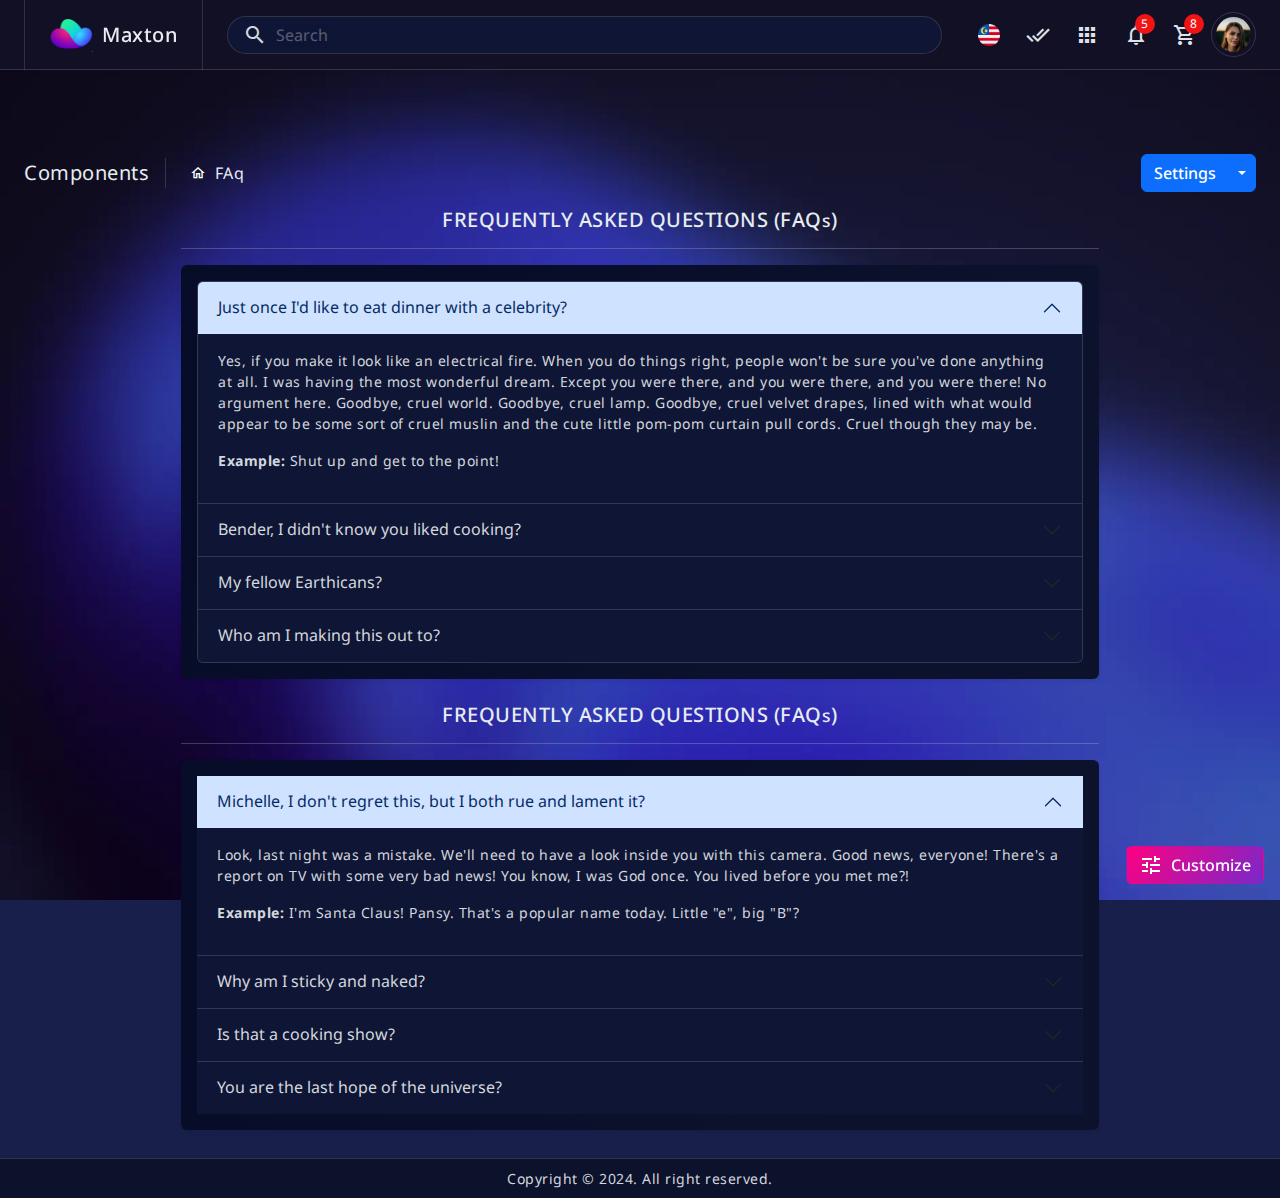
<file: faq.html>
<!doctype html>
<html lang="en" data-bs-theme="blue-theme">

<head>
  <meta charset="utf-8">
  <meta name="viewport" content="width=device-width, initial-scale=1">
  <title>Maxton | Bootstrap 5 Admin Dashboard Template</title>
  <!--favicon-->
	<link rel="icon" href="assets/images/favicon-32x32.png" type="image/png">
  <!-- loader-->
	<link href="assets/css/pace.min.css" rel="stylesheet">
	<script src="assets/js/pace.min.js"></script>

  <!--plugins-->
  <link href="assets/plugins/perfect-scrollbar/css/perfect-scrollbar.css" rel="stylesheet">
  <link rel="stylesheet" type="text/css" href="assets/plugins/metismenu/metisMenu.min.css">
  <link rel="stylesheet" type="text/css" href="assets/plugins/metismenu/mm-vertical.css">
  <link rel="stylesheet" type="text/css" href="assets/plugins/simplebar/css/simplebar.css">
  <!--bootstrap css-->
  <link href="assets/css/bootstrap.min.css" rel="stylesheet">
  <link href="https://fonts.googleapis.com/css2?family=Noto+Sans:wght@300;400;500;600&display=swap" rel="stylesheet">
  <link href="https://fonts.googleapis.com/css?family=Material+Icons+Outlined" rel="stylesheet">
  <!--main css-->
  <link href="assets/css/bootstrap-extended.css" rel="stylesheet">
  <link href="sass/main.css" rel="stylesheet">
  <link href="assets/css/horizontal-menu.css" rel="stylesheet">
  <link href="sass/dark-theme.css" rel="stylesheet">
  <link href="sass/blue-theme.css" rel="stylesheet">
  <link href="sass/semi-dark.css" rel="stylesheet">
  <link href="sass/bordered-theme.css" rel="stylesheet">
  <link href="sass/responsive.css" rel="stylesheet">

</head>

<body>

<!--start header-->
<header class="top-header">
  <nav class="navbar navbar-expand align-items-center justify-content-between gap-4 border-bottom">
    <div class="logo-header d-none d-xl-flex align-items-center gap-2">
      <div class="logo-icon">
        <img src="assets/images/logo-icon.png" class="logo-img" width="45" alt="">
      </div>
      <div class="logo-name">
        <h5 class="mb-0">Maxton</h5>
      </div>
    </div>
    <div class="btn-toggle d-xl-none" data-bs-toggle="offcanvas" data-bs-target="#offcanvasNavbar">
      <a href="javascript:;"><i class="material-icons-outlined">menu</i></a>
    </div>
    <div class="search-bar">
      <div class="position-relative">
        <input class="form-control rounded-5 px-5 search-control d-lg-block d-none" type="text" placeholder="Search">
        <span class="material-icons-outlined position-absolute d-lg-block d-none ms-3 translate-middle-y start-0 top-50">search</span>
        <span class="material-icons-outlined position-absolute me-3 translate-middle-y end-0 top-50 search-close">close</span>
        <div class="search-popup p-3">
          <div class="card rounded-4 overflow-hidden">
            <div class="card-header d-lg-none">
              <div class="position-relative">
                <input class="form-control rounded-5 px-5 mobile-search-control" type="text" placeholder="Search">
                <span class="material-icons-outlined position-absolute ms-3 translate-middle-y start-0 top-50">search</span>
                <span class="material-icons-outlined position-absolute me-3 translate-middle-y end-0 top-50 mobile-search-close">close</span>
               </div>
            </div>
            <div class="card-body search-content">
              <p class="search-title">Recent Searches</p>
              <div class="d-flex align-items-start flex-wrap gap-2 kewords-wrapper">
                <a href="javascript:;" class="kewords"><span>Angular Template</span><i
                    class="material-icons-outlined fs-6">search</i></a>
                <a href="javascript:;" class="kewords"><span>Dashboard</span><i
                    class="material-icons-outlined fs-6">search</i></a>
                <a href="javascript:;" class="kewords"><span>Admin Template</span><i
                    class="material-icons-outlined fs-6">search</i></a>
                <a href="javascript:;" class="kewords"><span>Bootstrap 5 Admin</span><i
                    class="material-icons-outlined fs-6">search</i></a>
                <a href="javascript:;" class="kewords"><span>Html eCommerce</span><i
                    class="material-icons-outlined fs-6">search</i></a>
                <a href="javascript:;" class="kewords"><span>Sass</span><i
                    class="material-icons-outlined fs-6">search</i></a>
                <a href="javascript:;" class="kewords"><span>laravel 9</span><i
                    class="material-icons-outlined fs-6">search</i></a>
              </div>
              <hr>
              <p class="search-title">Tutorials</p>
              <div class="search-list d-flex flex-column gap-2">
                <div class="search-list-item d-flex align-items-center gap-3">
                  <div class="list-icon">
                    <i class="material-icons-outlined fs-5">play_circle</i>
                  </div>
                  <div class="">
                    <h5 class="mb-0 search-list-title ">Wordpress Tutorials</h5>
                  </div>
                </div>
                <div class="search-list-item d-flex align-items-center gap-3">
                  <div class="list-icon">
                    <i class="material-icons-outlined fs-5">shopping_basket</i>
                  </div>
                  <div class="">
                    <h5 class="mb-0 search-list-title">eCommerce Website Tutorials</h5>
                  </div>
                </div>

                <div class="search-list-item d-flex align-items-center gap-3">
                  <div class="list-icon">
                    <i class="material-icons-outlined fs-5">laptop</i>
                  </div>
                  <div class="">
                    <h5 class="mb-0 search-list-title">Responsive Design</h5>
                  </div>
                </div>
              </div>

              <hr>
              <p class="search-title">Members</p>

              <div class="search-list d-flex flex-column gap-2">
                <div class="search-list-item d-flex align-items-center gap-3">
                  <div class="memmber-img">
                    <img src="assets/images/avatars/01.png" width="32" height="32" class="rounded-circle" alt="">
                  </div>
                  <div class="">
                    <h5 class="mb-0 search-list-title ">Andrew Stark</h5>
                  </div>
                </div>

                <div class="search-list-item d-flex align-items-center gap-3">
                  <div class="memmber-img">
                    <img src="assets/images/avatars/02.png" width="32" height="32" class="rounded-circle" alt="">
                  </div>
                  <div class="">
                    <h5 class="mb-0 search-list-title ">Snetro Jhonia</h5>
                  </div>
                </div>

                <div class="search-list-item d-flex align-items-center gap-3">
                  <div class="memmber-img">
                    <img src="assets/images/avatars/03.png" width="32" height="32" class="rounded-circle" alt="">
                  </div>
                  <div class="">
                    <h5 class="mb-0 search-list-title">Michle Clark</h5>
                  </div>
                </div>

              </div>
            </div>
            <div class="card-footer text-center bg-transparent">
              <a href="javascript:;" class="btn w-100">See All Search Results</a>
            </div>
          </div>
        </div>
      </div>
    </div>
    <ul class="navbar-nav gap-1 nav-right-links align-items-center">
      <li class="nav-item d-lg-none mobile-search-btn">
        <a class="nav-link" href="javascript:;"><i class="material-icons-outlined">search</i></a>
      </li>
      <li class="nav-item dropdown">
        <a class="nav-link dropdown-toggle dropdown-toggle-nocaret" href="avascript:;" data-bs-toggle="dropdown"><img src="assets/images/county/02.png" width="22" alt="">
        </a>
        <ul class="dropdown-menu dropdown-menu-end">
          <li><a class="dropdown-item d-flex align-items-center py-2" href="javascript:;"><img src="assets/images/county/01.png" width="20" alt=""><span class="ms-2">English</span></a>
          </li>
          <li><a class="dropdown-item d-flex align-items-center py-2" href="javascript:;"><img src="assets/images/county/02.png" width="20" alt=""><span class="ms-2">Catalan</span></a>
          </li>
          <li><a class="dropdown-item d-flex align-items-center py-2" href="javascript:;"><img src="assets/images/county/03.png" width="20" alt=""><span class="ms-2">French</span></a>
          </li>
          <li><a class="dropdown-item d-flex align-items-center py-2" href="javascript:;"><img src="assets/images/county/04.png" width="20" alt=""><span class="ms-2">Belize</span></a>
          </li>
          <li><a class="dropdown-item d-flex align-items-center py-2" href="javascript:;"><img src="assets/images/county/05.png" width="20" alt=""><span class="ms-2">Colombia</span></a>
          </li>
          <li><a class="dropdown-item d-flex align-items-center py-2" href="javascript:;"><img src="assets/images/county/06.png" width="20" alt=""><span class="ms-2">Spanish</span></a>
          </li>
          <li><a class="dropdown-item d-flex align-items-center py-2" href="javascript:;"><img src="assets/images/county/07.png" width="20" alt=""><span class="ms-2">Georgian</span></a>
          </li>
          <li><a class="dropdown-item d-flex align-items-center py-2" href="javascript:;"><img src="assets/images/county/08.png" width="20" alt=""><span class="ms-2">Hindi</span></a>
          </li>
        </ul>
      </li>

      <li class="nav-item dropdown position-static  d-md-flex d-none">
        <a class="nav-link dropdown-toggle dropdown-toggle-nocaret" data-bs-auto-close="outside"
        data-bs-toggle="dropdown" href="javascript:;"><i class="material-icons-outlined">done_all</i></a>
        <div class="dropdown-menu dropdown-menu-end mega-menu shadow-lg p-4 p-lg-5">
          <div class="mega-menu-widgets">
           <div class="row row-cols-1 row-cols-lg-2 row-cols-xl-3 g-4 g-lg-5">
              <div class="col">
                <div class="card rounded-4 shadow-none border mb-0">
                  <div class="card-body">
                    <div class="d-flex align-items-start gap-3">
                      <div class="mega-menu-icon flex-shrink-0 bg-danger">
                        <i class="material-icons-outlined">question_answer</i>
                      </div>
                      <div class="mega-menu-content">
                         <h5>Marketing</h5>
                         <p class="mb-0 f-14">In publishing and graphic design, Lorem ipsum is a placeholder text commonly used to demonstrate
                           the visual form of a document.</p>
                      </div>
                   </div>
                  </div>
                </div>
              </div>
              <div class="col">
                <div class="card rounded-4 shadow-none border mb-0">
                  <div class="card-body">
                    <div class="d-flex align-items-start gap-3">
                      <img src="assets/images/megaIcons/02.png" width="40" alt="">
                      <div class="mega-menu-content">
                         <h5>Website</h5>
                         <p class="mb-0 f-14">In publishing and graphic design, Lorem ipsum is a placeholder text commonly used to demonstrate
                           the visual form of a document.</p>
                      </div>
                   </div>
                  </div>
                </div>
              </div>
              <div class="col">
                <div class="card rounded-4 shadow-none border mb-0">
                  <div class="card-body">
                    <div class="d-flex align-items-start gap-3">
                      <img src="assets/images/megaIcons/03.png" width="40" alt="">
                      <div class="mega-menu-content">
                          <h5>Subscribers</h5>
                         <p class="mb-0 f-14">In publishing and graphic design, Lorem ipsum is a placeholder text commonly used to demonstrate
                           the visual form of a document.</p>
                      </div>
                   </div>
                  </div>
                </div>
              </div>
              <div class="col">
                <div class="card rounded-4 shadow-none border mb-0">
                  <div class="card-body">
                    <div class="d-flex align-items-start gap-3">
                      <img src="assets/images/megaIcons/01.png" width="40" alt="">
                      <div class="mega-menu-content">
                         <h5>Hubspot</h5>
                         <p class="mb-0 f-14">In publishing and graphic design, Lorem ipsum is a placeholder text commonly used to demonstrate
                           the visual form of a document.</p>
                      </div>
                   </div>
                  </div>
                </div>
              </div>
              <div class="col">
                <div class="card rounded-4 shadow-none border mb-0">
                  <div class="card-body">
                    <div class="d-flex align-items-start gap-3">
                      <img src="assets/images/megaIcons/11.png" width="40" alt="">
                      <div class="mega-menu-content">
                         <h5>Templates</h5>
                         <p class="mb-0 f-14">In publishing and graphic design, Lorem ipsum is a placeholder text commonly used to demonstrate
                           the visual form of a document.</p>
                      </div>
                   </div>
                  </div>
                </div>
              </div>
              <div class="col">
                <div class="card rounded-4 shadow-none border mb-0">
                  <div class="card-body">
                    <div class="d-flex align-items-start gap-3">
                      <img src="assets/images/megaIcons/13.png" width="40" alt="">
                      <div class="mega-menu-content">
                         <h5>Ebooks</h5>
                         <p class="mb-0 f-14">In publishing and graphic design, Lorem ipsum is a placeholder text commonly used to demonstrate
                           the visual form of a document.</p>
                      </div>
                   </div>
                  </div>
                </div>
              </div>
              <div class="col">
                <div class="card rounded-4 shadow-none border mb-0">
                  <div class="card-body">
                    <div class="d-flex align-items-start gap-3">
                      <img src="assets/images/megaIcons/12.png" width="40" alt="">
                      <div class="mega-menu-content">
                         <h5>Sales</h5>
                         <p class="mb-0 f-14">In publishing and graphic design, Lorem ipsum is a placeholder text commonly used to demonstrate
                           the visual form of a document.</p>
                      </div>
                   </div>
                  </div>
                </div>
              </div>
              <div class="col">
                <div class="card rounded-4 shadow-none border mb-0">
                  <div class="card-body">
                    <div class="d-flex align-items-start gap-3">
                      <img src="assets/images/megaIcons/08.png" width="40" alt="">
                      <div class="mega-menu-content">
                         <h5>Tools</h5>
                         <p class="mb-0 f-14">In publishing and graphic design, Lorem ipsum is a placeholder text commonly used to demonstrate
                           the visual form of a document.</p>
                      </div>
                   </div>
                  </div>
                </div>
              </div>
              <div class="col">
                <div class="card rounded-4 shadow-none border mb-0">
                  <div class="card-body">
                    <div class="d-flex align-items-start gap-3">
                      <img src="assets/images/megaIcons/09.png" width="40" alt="">
                      <div class="mega-menu-content">
                         <h5>Academy</h5>
                         <p class="mb-0 f-14">In publishing and graphic design, Lorem ipsum is a placeholder text commonly used to demonstrate
                           the visual form of a document.</p>
                      </div>
                   </div>
                  </div>
                </div>
              </div>
           </div><!--end row-->
          </div>
        </div>
      </li>
      <li class="nav-item dropdown">
        <a class="nav-link dropdown-toggle dropdown-toggle-nocaret" data-bs-auto-close="outside"
          data-bs-toggle="dropdown" href="javascript:;"><i class="material-icons-outlined">apps</i></a>
        <div class="dropdown-menu dropdown-menu-end dropdown-apps shadow-lg p-3">
          <div class="border rounded-4 overflow-hidden">
            <div class="row row-cols-3 g-0 border-bottom">
              <div class="col border-end">
                <div class="app-wrapper d-flex flex-column gap-2 text-center">
                  <div class="app-icon">
                    <img src="assets/images/apps/01.png" width="36" alt="">
                  </div>
                  <div class="app-name">
                    <p class="mb-0">Gmail</p>
                  </div>
                </div>
              </div>
              <div class="col border-end">
                <div class="app-wrapper d-flex flex-column gap-2 text-center">
                  <div class="app-icon">
                    <img src="assets/images/apps/02.png" width="36" alt="">
                  </div>
                  <div class="app-name">
                    <p class="mb-0">Skype</p>
                  </div>
                </div>
              </div>
              <div class="col">
                <div class="app-wrapper d-flex flex-column gap-2 text-center">
                  <div class="app-icon">
                    <img src="assets/images/apps/03.png" width="36" alt="">
                  </div>
                  <div class="app-name">
                    <p class="mb-0">Slack</p>
                  </div>
                </div>
              </div>
            </div><!--end row-->

            <div class="row row-cols-3 g-0 border-bottom">
              <div class="col border-end">
                <div class="app-wrapper d-flex flex-column gap-2 text-center">
                  <div class="app-icon">
                    <img src="assets/images/apps/04.png" width="36" alt="">
                  </div>
                  <div class="app-name">
                    <p class="mb-0">YouTube</p>
                  </div>
                </div>
              </div>
              <div class="col border-end">
                <div class="app-wrapper d-flex flex-column gap-2 text-center">
                  <div class="app-icon">
                    <img src="assets/images/apps/05.png" width="36" alt="">
                  </div>
                  <div class="app-name">
                    <p class="mb-0">Google</p>
                  </div>
                </div>
              </div>
              <div class="col">
                <div class="app-wrapper d-flex flex-column gap-2 text-center">
                  <div class="app-icon">
                    <img src="assets/images/apps/06.png" width="36" alt="">
                  </div>
                  <div class="app-name">
                    <p class="mb-0">Instagram</p>
                  </div>
                </div>
              </div>
            </div><!--end row-->

            <div class="row row-cols-3 g-0 border-bottom">
              <div class="col border-end">
                <div class="app-wrapper d-flex flex-column gap-2 text-center">
                  <div class="app-icon">
                    <img src="assets/images/apps/07.png" width="36" alt="">
                  </div>
                  <div class="app-name">
                    <p class="mb-0">Spotify</p>
                  </div>
                </div>
              </div>
              <div class="col border-end">
                <div class="app-wrapper d-flex flex-column gap-2 text-center">
                  <div class="app-icon">
                    <img src="assets/images/apps/08.png" width="36" alt="">
                  </div>
                  <div class="app-name">
                    <p class="mb-0">Yahoo</p>
                  </div>
                </div>
              </div>
              <div class="col">
                <div class="app-wrapper d-flex flex-column gap-2 text-center">
                  <div class="app-icon">
                    <img src="assets/images/apps/09.png" width="36" alt="">
                  </div>
                  <div class="app-name">
                    <p class="mb-0">Facebook</p>
                  </div>
                </div>
              </div>
            </div><!--end row-->

            <div class="row row-cols-3 g-0">
              <div class="col border-end">
                <div class="app-wrapper d-flex flex-column gap-2 text-center">
                  <div class="app-icon">
                    <img src="assets/images/apps/10.png" width="36" alt="">
                  </div>
                  <div class="app-name">
                    <p class="mb-0">Figma</p>
                  </div>
                </div>
              </div>
              <div class="col border-end">
                <div class="app-wrapper d-flex flex-column gap-2 text-center">
                  <div class="app-icon">
                    <img src="assets/images/apps/11.png" width="36" alt="">
                  </div>
                  <div class="app-name">
                    <p class="mb-0">Paypal</p>
                  </div>
                </div>
              </div>
              <div class="col">
                <div class="app-wrapper d-flex flex-column gap-2 text-center">
                  <div class="app-icon">
                    <img src="assets/images/apps/12.png" width="36" alt="">
                  </div>
                  <div class="app-name">
                    <p class="mb-0">Photo</p>
                  </div>
                </div>
              </div>
            </div><!--end row-->
          </div>
        </div>
      </li>
      <li class="nav-item dropdown">
        <a class="nav-link dropdown-toggle dropdown-toggle-nocaret position-relative" data-bs-auto-close="outside"
          data-bs-toggle="dropdown" href="javascript:;"><i class="material-icons-outlined">notifications</i>
          <span class="badge-notify">5</span>
        </a>
        <div class="dropdown-menu dropdown-notify dropdown-menu-end shadow">
          <div class="px-3 py-1 d-flex align-items-center justify-content-between border-bottom">
            <h5 class="notiy-title mb-0">Notifications</h5>
            <div class="dropdown">
              <button class="btn btn-secondary dropdown-toggle dropdown-toggle-nocaret option" type="button"
                data-bs-toggle="dropdown" aria-expanded="false">
                <span class="material-icons-outlined">
                  more_vert
                </span>
              </button>
              <div class="dropdown-menu dropdown-option dropdown-menu-end shadow">
                <div><a class="dropdown-item d-flex align-items-center gap-2 py-2" href="javascript:;"><i
                      class="material-icons-outlined fs-6">inventory_2</i>Archive All</a></div>
                <div><a class="dropdown-item d-flex align-items-center gap-2 py-2" href="javascript:;"><i
                      class="material-icons-outlined fs-6">done_all</i>Mark all as read</a></div>
                <div><a class="dropdown-item d-flex align-items-center gap-2 py-2" href="javascript:;"><i
                      class="material-icons-outlined fs-6">mic_off</i>Disable Notifications</a></div>
                <div><a class="dropdown-item d-flex align-items-center gap-2 py-2" href="javascript:;"><i
                      class="material-icons-outlined fs-6">grade</i>What's new ?</a></div>
                <div>
                  <hr class="dropdown-divider">
                </div>
                <div><a class="dropdown-item d-flex align-items-center gap-2 py-2" href="javascript:;"><i
                      class="material-icons-outlined fs-6">leaderboard</i>Reports</a></div>
              </div>
            </div>
          </div>
          <div class="notify-list">
            <div>
              <a class="dropdown-item border-bottom py-2" href="javascript:;">
                <div class="d-flex align-items-center gap-3">
                  <div class="">
                    <img src="assets/images/avatars/01.png" class="rounded-circle" width="45" height="45" alt="">
                  </div>
                  <div class="">
                    <h5 class="notify-title">Congratulations Jhon</h5>
                    <p class="mb-0 notify-desc">Many congtars jhon. You have won the gifts.</p>
                    <p class="mb-0 notify-time">Today</p>
                  </div>
                  <div class="notify-close position-absolute end-0 me-3">
                    <i class="material-icons-outlined fs-6">close</i>
                  </div>
                </div>
              </a>
            </div>
            <div>
              <a class="dropdown-item border-bottom py-2" href="javascript:;">
                <div class="d-flex align-items-center gap-3">
                  <div class="user-wrapper bg-primary text-primary bg-opacity-10">
                    <span>RS</span>
                  </div>
                  <div class="">
                    <h5 class="notify-title">New Account Created</h5>
                    <p class="mb-0 notify-desc">From USA an user has registered.</p>
                    <p class="mb-0 notify-time">Yesterday</p>
                  </div>
                  <div class="notify-close position-absolute end-0 me-3">
                    <i class="material-icons-outlined fs-6">close</i>
                  </div>
                </div>
              </a>
            </div>
            <div>
              <a class="dropdown-item border-bottom py-2" href="javascript:;">
                <div class="d-flex align-items-center gap-3">
                  <div class="">
                    <img src="assets/images/apps/13.png" class="rounded-circle" width="45" height="45" alt="">
                  </div>
                  <div class="">
                    <h5 class="notify-title">Payment Recived</h5>
                    <p class="mb-0 notify-desc">New payment recived successfully</p>
                    <p class="mb-0 notify-time">1d ago</p>
                  </div>
                  <div class="notify-close position-absolute end-0 me-3">
                    <i class="material-icons-outlined fs-6">close</i>
                  </div>
                </div>
              </a>
            </div>
            <div>
              <a class="dropdown-item border-bottom py-2" href="javascript:;">
                <div class="d-flex align-items-center gap-3">
                  <div class="">
                    <img src="assets/images/apps/14.png" class="rounded-circle" width="45" height="45" alt="">
                  </div>
                  <div class="">
                    <h5 class="notify-title">New Order Recived</h5>
                    <p class="mb-0 notify-desc">Recived new order from michle</p>
                    <p class="mb-0 notify-time">2:15 AM</p>
                  </div>
                  <div class="notify-close position-absolute end-0 me-3">
                    <i class="material-icons-outlined fs-6">close</i>
                  </div>
                </div>
              </a>
            </div>
            <div>
              <a class="dropdown-item border-bottom py-2" href="javascript:;">
                <div class="d-flex align-items-center gap-3">
                  <div class="">
                    <img src="assets/images/avatars/06.png" class="rounded-circle" width="45" height="45" alt="">
                  </div>
                  <div class="">
                    <h5 class="notify-title">Congratulations Jhon</h5>
                    <p class="mb-0 notify-desc">Many congtars jhon. You have won the gifts.</p>
                    <p class="mb-0 notify-time">Today</p>
                  </div>
                  <div class="notify-close position-absolute end-0 me-3">
                    <i class="material-icons-outlined fs-6">close</i>
                  </div>
                </div>
              </a>
            </div>
            <div>
              <a class="dropdown-item py-2" href="javascript:;">
                <div class="d-flex align-items-center gap-3">
                  <div class="user-wrapper bg-danger text-danger bg-opacity-10">
                    <span>PK</span>
                  </div>
                  <div class="">
                    <h5 class="notify-title">New Account Created</h5>
                    <p class="mb-0 notify-desc">From USA an user has registered.</p>
                    <p class="mb-0 notify-time">Yesterday</p>
                  </div>
                  <div class="notify-close position-absolute end-0 me-3">
                    <i class="material-icons-outlined fs-6">close</i>
                  </div>
                </div>
              </a>
            </div>
          </div>
        </div>
      </li>
      <li class="nav-item d-md-flex d-none">
        <a class="nav-link position-relative" data-bs-toggle="offcanvas" href="#offcanvasCart"><i
            class="material-icons-outlined">shopping_cart</i>
          <span class="badge-notify">8</span>
        </a>
      </li>
      <li class="nav-item dropdown">
        <a href="javascrpt:;" class="dropdown-toggle dropdown-toggle-nocaret" data-bs-toggle="dropdown">
           <img src="assets/images/avatars/01.png" class="rounded-circle p-1 border" width="45" height="45" alt="">
        </a>
        <div class="dropdown-menu dropdown-user dropdown-menu-end shadow">
          <a class="dropdown-item  gap-2 py-2" href="javascript:;">
            <div class="text-center">
              <img src="assets/images/avatars/01.png" class="rounded-circle p-1 shadow mb-3" width="90" height="90"
                alt="">
              <h5 class="user-name mb-0 fw-bold">Hello, Jhon</h5>
            </div>
          </a>
          <hr class="dropdown-divider">
          <a class="dropdown-item d-flex align-items-center gap-2 py-2" href="javascript:;"><i
            class="material-icons-outlined">person_outline</i>Profile</a>
          <a class="dropdown-item d-flex align-items-center gap-2 py-2" href="javascript:;"><i
            class="material-icons-outlined">local_bar</i>Setting</a>
          <a class="dropdown-item d-flex align-items-center gap-2 py-2" href="javascript:;"><i
            class="material-icons-outlined">dashboard</i>Dashboard</a>
          <a class="dropdown-item d-flex align-items-center gap-2 py-2" href="javascript:;"><i
            class="material-icons-outlined">account_balance</i>Earning</a>
            <a class="dropdown-item d-flex align-items-center gap-2 py-2" href="javascript:;"><i
              class="material-icons-outlined">cloud_download</i>Downloads</a>
          <hr class="dropdown-divider">
          <a class="dropdown-item d-flex align-items-center gap-2 py-2" href="javascript:;"><i
          class="material-icons-outlined">power_settings_new</i>Logout</a>
        </div>
      </li>
    </ul>

  </nav>
</header>
<!--end top header-->


<!--navigation-->
<div class="primary-menu">
  <nav class="navbar navbar-expand-xl align-items-center">
   <div class="offcanvas offcanvas-start w-260" tabindex="-1" id="offcanvasNavbar" aria-labelledby="offcanvasNavbarLabel">
   <div class="offcanvas-header border-bottom h-70">
     <div class="d-flex align-items-center gap-2">
       <div class="">
         <img src="assets/images/logo-icon.png" class="logo-icon" width="45" alt="logo icon">
       </div>
       <div class="">
         <h4 class="logo-text">Maxton</h4>
       </div>
     </div>
     <a href="javascript:;" class="primaery-menu-close" data-bs-dismiss="offcanvas">
      <i class="material-icons-outlined">close</i>
     </a>
   </div>
   <div class="offcanvas-body p-0">
     <ul class="navbar-nav align-items-center flex-grow-1">
     <li class="nav-item dropdown">
       <a class="nav-link dropdown-toggle dropdown-toggle-nocaret" href="javascript:;" data-bs-toggle="dropdown">
         <div class="parent-icon"><i class="material-icons-outlined">home</i>
         </div>
         <div class="menu-title d-flex align-items-center">Dashboard</div>
         <div class="ms-auto dropy-icon"><i class='material-icons-outlined'>expand_more</i></div>
       </a>
       <ul class="dropdown-menu">
         <li><a class="dropdown-item" href="index.html"><i class='material-icons-outlined'>insights</i>Analysis</a></li>
         <li><a class="dropdown-item" href="index2.html"><i class='material-icons-outlined'>shopping_cart</i>eCommerce</a></li>
       </ul>
       </li>
       <li class="nav-item dropdown">
       <a class="nav-link dropdown-toggle dropdown-toggle-nocaret" href="javascript:;" data-bs-toggle="dropdown">
         <div class="parent-icon"><i class='material-icons-outlined'>apps</i>
         </div>
         <div class="menu-title d-flex align-items-center">Apps & Pages</div>
         <div class="ms-auto dropy-icon"><i class='material-icons-outlined'>expand_more</i></div>
       </a>
       <ul class="dropdown-menu">
         <li><a class="dropdown-item" href="app-emailbox.html"><i class='material-icons-outlined'>email</i>Email</a></li>
         <li><a class="dropdown-item" href="app-chat-box.html"><i class='material-icons-outlined'>chat</i>Chat Box</a></li>
         <li><a class="dropdown-item" href="app-file-manager.html"><i class='material-icons-outlined'>folder</i>File Manager</a></li>
         <li><a class="dropdown-item" href="app-to-do.html"><i class='material-icons-outlined'>task</i>Todo</a></li>
         <li><a class="dropdown-item" href="app-invoice.html"><i class='material-icons-outlined'>description</i>Invoice</a></li>
         <li class="nav-item dropend">
         <a class="dropdown-item dropdown-toggle dropdown-toggle-nocaret" href="javascript:;"><i class='material-icons-outlined'>layers</i>Pages</a>
         <ul class="dropdown-menu submenu">
           <li class="nav-item dropend"><a class="dropdown-item dropdown-toggle dropdown-toggle-nocaret" href="javascript:;"><i class='material-icons-outlined'>navigate_next</i>Error</a>
             <ul class="dropdown-menu">
               <li><a class="dropdown-item" href="pages-error-403.html"><i class='material-icons-outlined'>navigate_next</i>403 Error</a></li>
               <li><a class="dropdown-item" href="pages-error-404.html"><i class='material-icons-outlined'>navigate_next</i>404 rror</a></li>
               <li><a class="dropdown-item" href="pages-error-505.html"><i class='material-icons-outlined'>navigate_next</i>505 rror</a></li>
               <li><a class="dropdown-item" href="pages-coming-soon.html"><i class='material-icons-outlined'>navigate_next</i>Coming Soon</a></li>
               <li><a class="dropdown-item" href="pages-starter-page.html"><i class='material-icons-outlined'>navigate_next</i>Blank Page</a></li>
               </ul>
           </li>
           <li><a class="dropdown-item" href="user-profile.html"><i class='material-icons-outlined'>navigate_next</i>User Profile</a></li>
           <li><a class="dropdown-item" href="timeline.html"><i class='material-icons-outlined'>navigate_next</i>Timeline</a></li>
           <li><a class="dropdown-item" href="faq.html"><i class='material-icons-outlined'>navigate_next</i>FAQ</a></li>
           <li><a class="dropdown-item" href="pricing-table.html"><i class='material-icons-outlined'>navigate_next</i>Pricing</a></li>
           </ul>
         </li>
       </ul>
       </li>
       <li class="nav-item dropdown">
       <a class="nav-link dropdown-toggle dropdown-toggle-nocaret" href="javascript:;" data-bs-toggle="dropdown">
         <div class="parent-icon"><i class='material-icons-outlined'>note_alt</i>
         </div>
         <div class="menu-title d-flex align-items-center">Forms</div>
         <div class="ms-auto dropy-icon"><i class='material-icons-outlined'>expand_more</i></div>
       </a>
       <ul class="dropdown-menu">
         <li> <a class="dropdown-item" href="form-elements.html"><i class='material-icons-outlined'>source</i>Form Elements</a>
         </li>
         <li> <a class="dropdown-item" href="form-input-group.html"><i class='material-icons-outlined'>work_outline</i>Input Groups</a>
         </li>
         <li> <a class="dropdown-item" href="form-radios-and-checkboxes.html"><i class='material-icons-outlined'>timeline</i>Radios & Checkboxes</a>
         </li>
         <li> <a class="dropdown-item" href="form-layouts.html"><i class='material-icons-outlined'>label</i>Forms Layouts</a>
         </li>
         <li> <a class="dropdown-item" href="form-validations.html"><i class='material-icons-outlined'>tips_and_updates</i>Form Validation</a>
         </li>
         <li> <a class="dropdown-item" href="form-wizard.html"><i class='material-icons-outlined'>dns</i>Form Wizard</a>
         </li>
         <li> <a class="dropdown-item" href="form-file-upload.html"><i class='material-icons-outlined'>hourglass_empty</i>File Upload</a>
         </li>
         <li> <a class="dropdown-item" href="form-date-time-pickes.html"><i class='material-icons-outlined'>backup</i>Date Pickers</a>
         </li>
         <li> <a class="dropdown-item" href="form-select2.html"><i class='material-icons-outlined'>integration_instructions</i>Select2</a>
         </li>
         <li> <a class="dropdown-item" href="form-repeater.html"><i class='material-icons-outlined'>mark_as_unread</i>Form Repeater</a>
         </li>
       </ul>
       </li>
       <li class="nav-item dropdown">
       <a class="nav-link dropdown-toggle dropdown-toggle-nocaret" href="javascript:;" data-bs-toggle="dropdown">
         <div class="parent-icon"><i class='material-icons-outlined'>account_circle</i>
         </div>
         <div class="menu-title d-flex align-items-center">Authentication</div>
         <div class="ms-auto dropy-icon"><i class='material-icons-outlined'>expand_more</i></div>
       </a>
       <ul class="dropdown-menu">
         <li class="nav-item dropend">
         <a class="dropdown-item dropdown-toggle dropdown-toggle-nocaret" href="javascript:;"><i class='material-icons-outlined'>event</i>Basic</a>
         <ul class="dropdown-menu submenu">
           <li><a class="dropdown-item" href="auth-basic-login.html"><i class='material-icons-outlined'>navigate_next</i>Sign In</a></li>
           <li><a class="dropdown-item" href="auth-basic-register.html"><i class='material-icons-outlined'>navigate_next</i>Sign Up</a></li>
           <li><a class="dropdown-item" href="auth-basic-forgot-password.html"><i class='material-icons-outlined'>navigate_next</i>Forgot Password</a></li>
           <li><a class="dropdown-item" href="auth-basic-reset-password.html"><i class='material-icons-outlined'>navigate_next</i>Reset Password</a></li>
           </ul>
         </li>
         <li class="nav-item dropend">
         <a class="dropdown-item dropdown-toggle dropdown-toggle-nocaret" href="javascript:;"><i class='material-icons-outlined'>perm_identity</i>Cover</a>
         <ul class="dropdown-menu submenu">
           <li><a class="dropdown-item" href="auth-cover-login.html"><i class='material-icons-outlined'>navigate_next</i>Sign In</a></li>
           <li><a class="dropdown-item" href="auth-cover-register.html"><i class='material-icons-outlined'>navigate_next</i>Sign Up</a></li>
           <li><a class="dropdown-item" href="auth-cover-forgot-password.html"><i class='material-icons-outlined'>navigate_next</i>Forgot Password</a></li>
           <li><a class="dropdown-item" href="auth-cover-reset-password.html"><i class='material-icons-outlined'>navigate_next</i>Reset Password</a></li>
           </ul>
         </li>
         <li class="nav-item dropend">
         <a class="dropdown-item dropdown-toggle dropdown-toggle-nocaret" href="javascript:;"><i class='material-icons-outlined'>assignment</i>Boxed</a>
         <ul class="dropdown-menu submenu">
           <li><a class="dropdown-item" href="auth-boxed-login.html"><i class='material-icons-outlined'>navigate_next</i>Sign In</a></li>
           <li><a class="dropdown-item" href="auth-boxed-register.html"><i class='material-icons-outlined'>navigate_next</i>Sign Up</a></li>
           <li><a class="dropdown-item" href="auth-boxed-forgot-password.html"><i class='material-icons-outlined'>navigate_next</i>Forgot Password</a></li>
           <li><a class="dropdown-item" href="auth-boxed-reset-password.html"><i class='material-icons-outlined'>navigate_next</i>Reset Password</a></li>
           </ul>
         </li>
       </ul>
       </li>
       <li class="nav-item dropdown">
       <a class="nav-link dropdown-toggle dropdown-toggle-nocaret" href="javascript:;" data-bs-toggle="dropdown">
         <div class="parent-icon"><i class='material-icons-outlined'>medical_services</i>
         </div>
         <div class="menu-title d-flex align-items-center">UI Elements</div>
         <div class="ms-auto dropy-icon"><i class='material-icons-outlined'>expand_more</i></div>
       </a>
       <ul class="dropdown-menu">
         <li class="nav-item dropend">
          <a class="dropdown-item dropdown-toggle dropdown-toggle-nocaret" href="javascript:;"><i class='material-icons-outlined'>widgets</i>Widgets</a>
          <ul class="dropdown-menu submenu">
            <li><a class="dropdown-item" href="widgets-data.html"><i class='material-icons-outlined'>navigate_next</i>Data</a></li>
            <li><a class="dropdown-item" href="widgets-static.html"><i class='material-icons-outlined'>navigate_next</i>Static</a></li>
            </ul>
          </li>
         <li class="nav-item dropend">
         <a class="dropdown-item dropdown-toggle dropdown-toggle-nocaret" href="javascript:;"><i class='material-icons-outlined'>shopping_bag</i>eCommerce</a>
         <ul class="dropdown-menu submenu">
           <li><a class="dropdown-item" href="ecommerce-products.html"><i class='material-icons-outlined'>navigate_next</i>Products</a></li>
           <li><a class="dropdown-item" href="ecommerce-add-product.html"><i class='material-icons-outlined'>navigate_next</i>Add Product</a></li>
           <li><a class="dropdown-item" href="ecommerce-customers.html"><i class='material-icons-outlined'>navigate_next</i>Customer</a></li>
           <li><a class="dropdown-item" href="ecommerce-customer-details.html"><i class='material-icons-outlined'>navigate_next</i>Customer Details</a></li>
           <li><a class="dropdown-item" href="ecommerce-orders.html"><i class='material-icons-outlined'>navigate_next</i>Orders</a></li>
           <li><a class="dropdown-item" href="ecommerce-order-details.html"><i class='material-icons-outlined'>navigate_next</i>Order Details</a></li>
           </ul>
         </li>
         <li class="nav-item dropend">
         <a class="dropdown-item dropdown-toggle dropdown-toggle-nocaret" href="javascript:;"><i class='material-icons-outlined'>free_breakfast</i>Components</a>
         <ul class="dropdown-menu scroll-menu">
           <li><a class="dropdown-item" href="component-alerts.html"><i class='material-icons-outlined'>navigate_next</i>Alerts</a></li>
           <li><a class="dropdown-item" href="component-accordions.html"><i class='material-icons-outlined'>navigate_next</i>Accordions</a></li>
           <li><a class="dropdown-item" href="component-badges.html"><i class='material-icons-outlined'>navigate_next</i>Badges</a></li>
           <li><a class="dropdown-item" href="component-buttons.html"><i class='material-icons-outlined'>navigate_next</i>Buttons</a></li>
           <li><a class="dropdown-item" href="cards.html"><i class='material-icons-outlined'>navigate_next</i>Cards</a></li>
           <li><a class="dropdown-item" href="component-carousels.html"><i class='material-icons-outlined'>navigate_next</i>Carousels</a></li>
           <li><a class="dropdown-item" href="component-media-object.html"><i class='material-icons-outlined'>navigate_next</i>Media Objects</a></li>
           <li><a class="dropdown-item" href="component-modals.html"><i class='material-icons-outlined'>navigate_next</i>Modals</a></li>
           <li><a class="dropdown-item" href="component-navs-tabs.html"><i class='material-icons-outlined'>navigate_next</i>Navs & Tabs</a></li>
           <li><a class="dropdown-item" href="component-navbar.html"><i class='material-icons-outlined'>navigate_next</i>Navbar</a></li>
           <li><a class="dropdown-item" href="component-paginations.html"><i class='material-icons-outlined'>navigate_next</i>Pagination</a></li>
           <li><a class="dropdown-item" href="component-popovers-tooltips.html"><i class='material-icons-outlined'>navigate_next</i>Popovers & Tooltips</a></li>
           <li><a class="dropdown-item" href="component-progress-bars.html"><i class='material-icons-outlined'>navigate_next</i>Progress</a></li>
           <li><a class="dropdown-item" href="component-spinners.html"><i class='material-icons-outlined'>navigate_next</i>Spinners</a></li>
           <li><a class="dropdown-item" href="component-notifications.html"><i class='material-icons-outlined'>navigate_next</i>Notifications</a></li>
           <li><a class="dropdown-item" href="component-avtars-chips.html"><i class='material-icons-outlined'>navigate_next</i>Avatrs & Chips</a></li>
           </ul>
         </li>
         <li class="nav-item dropend">
         <a class="dropdown-item dropdown-toggle dropdown-toggle-nocaret" href="javascript:;"><i class='material-icons-outlined'>cases</i>Icons</a>
         <ul class="dropdown-menu submenu">
           <li><a class="dropdown-item" href="icons-line-icons.html"><i class='material-icons-outlined'>navigate_next</i>Line Icons</a></li>
           <li><a class="dropdown-item" href="icons-boxicons.html"><i class='material-icons-outlined'>navigate_next</i>Boxicons</a></li>
           <li><a class="dropdown-item" href="icons-feather-icons.html"><i class='material-icons-outlined'>navigate_next</i>Feather Icons</a></li>
           </ul>
         </li>
       </ul>
       </li>
       <li class="nav-item dropdown">
       <a class="nav-link dropdown-toggle dropdown-toggle-nocaret" href="javascript:;" data-bs-toggle="dropdown">
         <div class="parent-icon"><i class='material-icons-outlined'>pie_chart</i>
         </div>
         <div class="menu-title d-flex align-items-center">Charts</div>
         <div class="ms-auto dropy-icon"><i class='material-icons-outlined'>expand_more</i></div>
       </a>
       <ul class="dropdown-menu">
         <li><a class="dropdown-item" href="charts-apex-chart.html"><i class='material-icons-outlined'>leaderboard</i></i>Apex</a></li>
         <li><a class="dropdown-item" href="charts-chartjs.html"><i class='material-icons-outlined'>analytics</i>Chartjs</a></li>
         <li class="nav-item dropend">
         <a class="dropdown-item dropdown-toggle dropdown-toggle-nocaret" href="javascript:;"><i class='material-icons-outlined'>pie_chart</i>Maps</a>
         <ul class="dropdown-menu submenu">
           <li><a class="dropdown-item" href="map-google-maps.html"><i class='material-icons-outlined'>navigate_next</i>Google Maps</a></li>
           <li><a class="dropdown-item" href="map-vector-maps.html"><i class='material-icons-outlined'>navigate_next</i>Vector Maps</a></li>
          </ul>
         </li>
       </ul>
       </li>
       <li class="nav-item dropdown">
       <a class="nav-link dropdown-toggle dropdown-toggle-nocaret" href="javascript:;" data-bs-toggle="dropdown">
         <div class="parent-icon"><i class='material-icons-outlined'>table_chart</i>
         </div>
         <div class="menu-title d-flex align-items-center">Tables</div>
         <div class="ms-auto dropy-icon"><i class='material-icons-outlined'>expand_more</i></div>
       </a>
       <ul class="dropdown-menu">
         <li><a class="dropdown-item" href="table-basic-table.html"><i class='material-icons-outlined'>navigate_next</i>Basic Table</a></li>
         <li><a class="dropdown-item" href="table-datatable.html"><i class='material-icons-outlined'>navigate_next</i>Data Table</a></li>
       </ul>
       </li>
     </ul>
   </div>
   </div>
 </nav>
</div>
<!--end navigation-->


  <!--start main wrapper-->
  <main class="main-wrapper">
    <div class="main-content">
      <!--breadcrumb-->
				<div class="page-breadcrumb d-none d-sm-flex align-items-center mb-3">
					<div class="breadcrumb-title pe-3">Components</div>
					<div class="ps-3">
						<nav aria-label="breadcrumb">
							<ol class="breadcrumb mb-0 p-0">
								<li class="breadcrumb-item"><a href="javascript:;"><i class="bx bx-home-alt"></i></a>
								</li>
								<li class="breadcrumb-item active" aria-current="page">FAq</li>
							</ol>
						</nav>
					</div>
					<div class="ms-auto">
						<div class="btn-group">
							<button type="button" class="btn btn-primary">Settings</button>
							<button type="button" class="btn btn-primary split-bg-primary dropdown-toggle dropdown-toggle-split" data-bs-toggle="dropdown">	<span class="visually-hidden">Toggle Dropdown</span>
							</button>
							<div class="dropdown-menu dropdown-menu-right dropdown-menu-lg-end">	<a class="dropdown-item" href="javascript:;">Action</a>
								<a class="dropdown-item" href="javascript:;">Another action</a>
								<a class="dropdown-item" href="javascript:;">Something else here</a>
								<div class="dropdown-divider"></div>	<a class="dropdown-item" href="javascript:;">Separated link</a>
							</div>
						</div>
					</div>
				</div>
				<!--end breadcrumb-->
      
        <div class="row">
					<div class="col-12 col-lg-9 mx-auto">
						<div class="text-center">
							<h5 class="mb-0 text-uppercase">Frequently asked questions (FAQ<small class="text-lowercase">s</small>)</h5>
							<hr>
						</div>
						<div class="card">
							<div class="card-body">
								<div class="accordion" id="accordionExample">
									<div class="accordion-item">
										<h2 class="accordion-header" id="headingOne">
						  <button class="accordion-button" type="button" data-bs-toggle="collapse" data-bs-target="#collapseOne" aria-expanded="true" aria-controls="collapseOne">
							Just once I'd like to eat dinner with a celebrity?
						  </button>
						</h2>
										<div id="collapseOne" class="accordion-collapse collapse show" aria-labelledby="headingOne" data-bs-parent="#accordionExample">
											<div class="accordion-body">
												<p>Yes, if you make it look like an electrical fire. When you do things right, people won't be sure you've done anything at all. I was having the most wonderful dream. Except you were there, and you were there, and you were there! No argument here. Goodbye, cruel world. Goodbye, cruel lamp. Goodbye, cruel velvet drapes, lined with what would appear to be some sort of cruel muslin and the cute little pom-pom curtain pull cords. Cruel though they may be.</p>
												<p><strong>Example: </strong>Shut up and get to the point!</p>
											</div>
										</div>
									</div>
									<div class="accordion-item">
										<h2 class="accordion-header" id="headingTwo">
						  <button class="accordion-button collapsed" type="button" data-bs-toggle="collapse" data-bs-target="#collapseTwo" aria-expanded="false" aria-controls="collapseTwo">
							Bender, I didn't know you liked cooking?
						  </button>
						</h2>
										<div id="collapseTwo" class="accordion-collapse collapse" aria-labelledby="headingTwo" data-bs-parent="#accordionExample">
											<div class="accordion-body">
												<p>That's so cute. Can we have Bender Burgers again? Is the Space Pope reptilian!? I wish! It's a nickel. Bender! Ship! Stop bickering or I'm going to come back there and change your opinions manually!</p>
												<p><strong>Example: </strong>Okay, I like a challenge. Is that a cooking show? No argument here.</p>
											</div>
										</div>
									</div>
									<div class="accordion-item">
										<h2 class="accordion-header" id="headingThree">
						  <button class="accordion-button collapsed" type="button" data-bs-toggle="collapse" data-bs-target="#collapseThree" aria-expanded="false" aria-controls="collapseThree">
							My fellow Earthicans?
						  </button>
						</h2>
										<div id="collapseThree" class="accordion-collapse collapse" aria-labelledby="headingThree" data-bs-parent="#accordionExample">
											<div class="accordion-body">
												<p>As I have explained in my book 'Earth in the Balance', and the much more popular 'Harry Potter and the Balance of Earth', we need to defend our planet against pollution. Also dark wizards. Fry, you can't just sit here in the dark listening to classical music.</p>
												<p><strong>Example: </strong>Actually, that's still true. Well, let's just dump it in the sewer and say we delivered it.</p>
											</div>
										</div>
									</div>
									<div class="accordion-item">
										<h2 class="accordion-header" id="headingFour">
						  <button class="accordion-button collapsed" type="button" data-bs-toggle="collapse" data-bs-target="#collapseFour" aria-expanded="false" aria-controls="collapseFour">
							Who am I making this out to?
						  </button>
						</h2>
										<div id="collapseFour" class="accordion-collapse collapse" aria-labelledby="headingFour" data-bs-parent="#accordionExample">
											<div class="accordion-body">
												<p>Morbo can't understand his teleprompter because he forgot how you say that letter that's shaped like a man wearing a hat. Also Zoidberg. Can we have Bender Burgers again? Goodbye, cruel world. Goodbye, cruel lamp. Goodbye, cruel velvet drapes, lined with what would appear to be some sort of cruel muslin and the cute little pom-pom curtain pull cords.</p>
												<p><strong>Example: </strong>Cruel though they may be...</p>
											</div>
										</div>
									</div>
								</div>
							</div>
						</div>
						<div class="text-center">
							<h5 class="mb-0 text-uppercase">Frequently asked questions (FAQ<small class="text-lowercase">s</small>)</h5>
							<hr>
						</div>
						<div class="card">
							<div class="card-body">
								<div class="accordion accordion-flush" id="accordionExample2">
									<div class="accordion-item">
										<h2 class="accordion-header" id="headingFive">
						  <button class="accordion-button" type="button" data-bs-toggle="collapse" data-bs-target="#collapseFive" aria-expanded="true" aria-controls="collapseFive">
							Michelle, I don't regret this, but I both rue and lament it?
						  </button>
						</h2>
										<div id="collapseFive" class="accordion-collapse collapse show" aria-labelledby="headingFive" data-bs-parent="#accordionExample2">
											<div class="accordion-body">
												<p>Look, last night was a mistake. We'll need to have a look inside you with this camera. Good news, everyone! There's a report on TV with some very bad news! You know, I was God once. You lived before you met me?!</p>
												<p><strong>Example: </strong>I'm Santa Claus! Pansy. That's a popular name today. Little "e", big "B"?</p>
											</div>
										</div>
									</div>
									<div class="accordion-item">
										<h2 class="accordion-header" id="headingSix">
						  <button class="accordion-button collapsed" type="button" data-bs-toggle="collapse" data-bs-target="#collapseSix" aria-expanded="false" aria-controls="collapseSix">
							Why am I sticky and naked?
						  </button>
						</h2>
										<div id="collapseSix" class="accordion-collapse collapse" aria-labelledby="headingSix" data-bs-parent="#accordionExample2">
											<div class="accordion-body">
												<p>Did I miss something fun? Humans dating robots is sick. You people wonder why I'm still single? It's 'cause all the fine robot sisters are dating humans! Kids don't turn rotten just from watching TV.</p>
												<p><strong>Example: </strong>I usually try to keep my sadness pent up inside where it can fester quietly as a mental illness.</p>
											</div>
										</div>
									</div>
									<div class="accordion-item">
										<h2 class="accordion-header" id="headingSeven">
						  <button class="accordion-button collapsed" type="button" data-bs-toggle="collapse" data-bs-target="#collapseSeven" aria-expanded="false" aria-controls="collapseSeven">
							Is that a cooking show?
						  </button>
						</h2>
										<div id="collapseSeven" class="accordion-collapse collapse" aria-labelledby="headingSeven" data-bs-parent="#accordionExample2">
											<div class="accordion-body">
												<p>OK, this has gotta stop. I'm going to remind Fry of his humanity the way only a woman can. You seem malnourished. Are you suffering from intestinal parasites? Check it out, y'all. Everyone who was invited is here. I am Singing Wind, Chief of the Martians.</p>
												<p><strong>Example: </strong>Man, I'm sore all over. I feel like I just went ten rounds with mighty Thor.</p>
											</div>
										</div>
									</div>
									<div class="accordion-item">
										<h2 class="accordion-header" id="headingEight">
						  <button class="accordion-button collapsed" type="button" data-bs-toggle="collapse" data-bs-target="#collapseEight" aria-expanded="false" aria-controls="collapseEight">
							  You are the last hope of the universe?
						  </button>
						</h2>
										<div id="collapseEight" class="accordion-collapse collapse" aria-labelledby="headingEight" data-bs-parent="#accordionExample2">
											<div class="accordion-body">
												<p>I don't want to be rescued. I videotape every customer that comes in here, so that I may blackmail them later. Ah, computer dating. It's like pimping, but you rarely have to use the phrase "upside your head."</p>
												<p><strong>Example: </strong>Tell them I hate them.</p>
											</div>
										</div>
									</div>
								</div>
							</div>
						</div>
					</div>
				</div>
				<!--end row-->

    </div>
  </main>
  <!--end main wrapper-->


    <!--start overlay-->
    <div class="overlay btn-toggle"></div>
    <!--end overlay-->

     <!--start footer-->
     <footer class="page-footer">
      <p class="mb-0">Copyright © 2024. All right reserved.</p>
    </footer>
    <!--top footer-->

  <!--start cart-->
  <div class="offcanvas offcanvas-end" tabindex="-1" id="offcanvasCart">
    <div class="offcanvas-header border-bottom h-70">
      <h5 class="mb-0" id="offcanvasRightLabel">8 New Orders</h5>
      <a href="javascript:;" class="primaery-menu-close" data-bs-dismiss="offcanvas">
        <i class="material-icons-outlined">close</i>
      </a>
    </div>
    <div class="offcanvas-body p-0">
      <div class="order-list">
        <div class="order-item d-flex align-items-center gap-3 p-3 border-bottom">
          <div class="order-img">
            <img src="assets/images/orders/01.png" class="img-fluid rounded-3" width="75" alt="">
          </div>
          <div class="order-info flex-grow-1">
            <h5 class="mb-1 order-title">White Men Shoes</h5>
            <p class="mb-0 order-price">$289</p>
          </div>
          <div class="d-flex">
            <a class="order-delete"><span class="material-icons-outlined">delete</span></a>
            <a class="order-delete"><span class="material-icons-outlined">visibility</span></a>
          </div>
        </div>

        <div class="order-item d-flex align-items-center gap-3 p-3 border-bottom">
          <div class="order-img">
            <img src="assets/images/orders/02.png" class="img-fluid rounded-3" width="75" alt="">
          </div>
          <div class="order-info flex-grow-1">
            <h5 class="mb-1 order-title">Red Airpods</h5>
            <p class="mb-0 order-price">$149</p>
          </div>
          <div class="d-flex">
            <a class="order-delete"><span class="material-icons-outlined">delete</span></a>
            <a class="order-delete"><span class="material-icons-outlined">visibility</span></a>
          </div>
        </div>

        <div class="order-item d-flex align-items-center gap-3 p-3 border-bottom">
          <div class="order-img">
            <img src="assets/images/orders/03.png" class="img-fluid rounded-3" width="75" alt="">
          </div>
          <div class="order-info flex-grow-1">
            <h5 class="mb-1 order-title">Men Polo Tshirt</h5>
            <p class="mb-0 order-price">$139</p>
          </div>
          <div class="d-flex">
            <a class="order-delete"><span class="material-icons-outlined">delete</span></a>
            <a class="order-delete"><span class="material-icons-outlined">visibility</span></a>
          </div>
        </div>

        <div class="order-item d-flex align-items-center gap-3 p-3 border-bottom">
          <div class="order-img">
            <img src="assets/images/orders/04.png" class="img-fluid rounded-3" width="75" alt="">
          </div>
          <div class="order-info flex-grow-1">
            <h5 class="mb-1 order-title">Blue Jeans Casual</h5>
            <p class="mb-0 order-price">$485</p>
          </div>
          <div class="d-flex">
            <a class="order-delete"><span class="material-icons-outlined">delete</span></a>
            <a class="order-delete"><span class="material-icons-outlined">visibility</span></a>
          </div>
        </div>

        <div class="order-item d-flex align-items-center gap-3 p-3 border-bottom">
          <div class="order-img">
            <img src="assets/images/orders/05.png" class="img-fluid rounded-3" width="75" alt="">
          </div>
          <div class="order-info flex-grow-1">
            <h5 class="mb-1 order-title">Fancy Shirts</h5>
            <p class="mb-0 order-price">$758</p>
          </div>
          <div class="d-flex">
            <a class="order-delete"><span class="material-icons-outlined">delete</span></a>
            <a class="order-delete"><span class="material-icons-outlined">visibility</span></a>
          </div>
        </div>

        <div class="order-item d-flex align-items-center gap-3 p-3 border-bottom">
          <div class="order-img">
            <img src="assets/images/orders/06.png" class="img-fluid rounded-3" width="75" alt="">
          </div>
          <div class="order-info flex-grow-1">
            <h5 class="mb-1 order-title">Home Sofa Set </h5>
            <p class="mb-0 order-price">$546</p>
          </div>
          <div class="d-flex">
            <a class="order-delete"><span class="material-icons-outlined">delete</span></a>
            <a class="order-delete"><span class="material-icons-outlined">visibility</span></a>
          </div>
        </div>

        <div class="order-item d-flex align-items-center gap-3 p-3 border-bottom">
          <div class="order-img">
            <img src="assets/images/orders/07.png" class="img-fluid rounded-3" width="75" alt="">
          </div>
          <div class="order-info flex-grow-1">
            <h5 class="mb-1 order-title">Black iPhone</h5>
            <p class="mb-0 order-price">$1049</p>
          </div>
          <div class="d-flex">
            <a class="order-delete"><span class="material-icons-outlined">delete</span></a>
            <a class="order-delete"><span class="material-icons-outlined">visibility</span></a>
          </div>
        </div>

        <div class="order-item d-flex align-items-center gap-3 p-3 border-bottom">
          <div class="order-img">
            <img src="assets/images/orders/08.png" class="img-fluid rounded-3" width="75" alt="">
          </div>
          <div class="order-info flex-grow-1">
            <h5 class="mb-1 order-title">Goldan Watch</h5>
            <p class="mb-0 order-price">$689</p>
          </div>
          <div class="d-flex">
            <a class="order-delete"><span class="material-icons-outlined">delete</span></a>
            <a class="order-delete"><span class="material-icons-outlined">visibility</span></a>
          </div>
        </div>
      </div>
    </div>
    <div class="offcanvas-footer h-70 p-3 border-top">
      <div class="d-grid">
        <button type="button" class="btn btn-grd btn-grd-primary" data-bs-dismiss="offcanvas">View Products</button>
      </div>
    </div>
  </div>
  <!--end cart-->

  

  <!--start switcher-->
  <button class="btn btn-grd btn-grd-primary position-fixed bottom-0 end-0 m-3 d-flex align-items-center gap-2" type="button" data-bs-toggle="offcanvas" data-bs-target="#staticBackdrop">
    <i class="material-icons-outlined">tune</i>Customize
  </button>
  
  <div class="offcanvas offcanvas-end" data-bs-scroll="true" tabindex="-1" id="staticBackdrop">
    <div class="offcanvas-header border-bottom h-70">
      <div class="">
        <h5 class="mb-0">Theme Customizer</h5>
        <p class="mb-0">Customize your theme</p>
      </div>
      <a href="javascript:;" class="primaery-menu-close" data-bs-dismiss="offcanvas">
        <i class="material-icons-outlined">close</i>
      </a>
    </div>
    <div class="offcanvas-body">
      <div>
        <p>Theme variation</p>

        <div class="row g-3">
          <div class="col-12 col-xl-6">
            <input type="radio" class="btn-check" name="theme-options" id="BlueTheme" checked>
            <label class="btn btn-outline-secondary d-flex flex-column gap-1 align-items-center justify-content-center p-4" for="BlueTheme">
              <span class="material-icons-outlined">contactless</span>
              <span>Blue</span>
            </label>
          </div>
          <div class="col-12 col-xl-6">
            <input type="radio" class="btn-check" name="theme-options" id="LightTheme">
            <label class="btn btn-outline-secondary d-flex flex-column gap-1 align-items-center justify-content-center p-4" for="LightTheme">
              <span class="material-icons-outlined">light_mode</span>
              <span>Light</span>
            </label>
          </div>
          <div class="col-12 col-xl-6">
            <input type="radio" class="btn-check" name="theme-options" id="DarkTheme">
            <label class="btn btn-outline-secondary d-flex flex-column gap-1 align-items-center justify-content-center p-4" for="DarkTheme">
              <span class="material-icons-outlined">dark_mode</span>
              <span>Dark</span>
            </label>
          </div>
          <div class="col-12 col-xl-6">
            <input type="radio" class="btn-check" name="theme-options" id="SemiDarkTheme">
            <label class="btn btn-outline-secondary d-flex flex-column gap-1 align-items-center justify-content-center p-4" for="SemiDarkTheme">
              <span class="material-icons-outlined">contrast</span>
              <span>Semi Dark</span>
            </label>
          </div>
          <div class="col-12 col-xl-6">
            <input type="radio" class="btn-check" name="theme-options" id="BoderedTheme">
            <label class="btn btn-outline-secondary d-flex flex-column gap-1 align-items-center justify-content-center p-4" for="BoderedTheme">
              <span class="material-icons-outlined">border_style</span>
              <span>Bordered</span>
            </label>
          </div>
        </div><!--end row-->

      </div>
    </div>
  </div>
  <!--start switcher-->

  <!--bootstrap js-->
  <script src="assets/js/bootstrap.bundle.min.js"></script>

  <!--plugins-->
  <script src="assets/js/jquery.min.js"></script>
  <!--plugins-->
  <script src="assets/plugins/perfect-scrollbar/js/perfect-scrollbar.js"></script>
  <script src="assets/plugins/metismenu/metisMenu.min.js"></script>
  <script src="assets/plugins/simplebar/js/simplebar.min.js"></script>
  <script src="assets/js/main.js"></script>


</body>

</html>
</file>
<file: assets/plugins/perfect-scrollbar/css/perfect-scrollbar.css>
.ps{overflow:hidden!important;overflow-anchor:none;-ms-overflow-style:none;touch-action:auto;-ms-touch-action:auto}.ps__rail-x{display:none;opacity:0;transition:background-color .2s linear,opacity .2s linear;-webkit-transition:background-color .2s linear,opacity .2s linear;height:15px;bottom:0;position:absolute}.ps__rail-y{display:none;opacity:0;transition:background-color .2s linear,opacity .2s linear;-webkit-transition:background-color .2s linear,opacity .2s linear;width:15px;right:0;position:absolute}.ps--active-x>.ps__rail-x,.ps--active-y>.ps__rail-y{display:block;background-color:transparent}.ps--focus>.ps__rail-x,.ps--focus>.ps__rail-y,.ps--scrolling-x>.ps__rail-x,.ps--scrolling-y>.ps__rail-y,.ps:hover>.ps__rail-x,.ps:hover>.ps__rail-y{opacity:.6}.ps .ps__rail-x.ps--clicking,.ps .ps__rail-x:focus,.ps .ps__rail-x:hover,.ps .ps__rail-y.ps--clicking,.ps .ps__rail-y:focus,.ps .ps__rail-y:hover{background-color:#eee;opacity:.9}.ps__thumb-x{background-color:#aaa;border-radius:6px;transition:background-color .2s linear,height .2s ease-in-out;-webkit-transition:background-color .2s linear,height .2s ease-in-out;height:6px;bottom:2px;position:absolute}.ps__thumb-y{background-color:#aaa;border-radius:6px;transition:background-color .2s linear,width .2s ease-in-out;-webkit-transition:background-color .2s linear,width .2s ease-in-out;width:6px;right:2px;position:absolute}.ps__rail-x.ps--clicking .ps__thumb-x,.ps__rail-x:focus>.ps__thumb-x,.ps__rail-x:hover>.ps__thumb-x{background-color:#999;height:11px}.ps__rail-y.ps--clicking .ps__thumb-y,.ps__rail-y:focus>.ps__thumb-y,.ps__rail-y:hover>.ps__thumb-y{background-color:#999;width:11px}@supports (-ms-overflow-style:none){.ps{overflow:auto!important}}@media screen and (-ms-high-contrast:active),(-ms-high-contrast:none){.ps{overflow:auto!important}}
</file>
<file: assets/plugins/metismenu/mm-vertical.css>
.sidebar-nav ul {
  padding: 0;
  margin: 0;
  list-style: none;
}

.sidebar-nav .metismenu {
  display: flex;
  flex-direction: column;
}

.sidebar-nav .metismenu li + li {
  margin-top: 5px;
}

.sidebar-nav .metismenu li:first-child {
  margin-top: 5px;
}
.sidebar-nav .metismenu li:last-child {
  margin-bottom: 5px;
}

.sidebar-nav .metismenu > li {
  display: flex;
  flex-direction: column;
  position: relative;
}
.sidebar-nav .metismenu a {
  position: relative;
  display: block;
  padding: 13px 15px;
  color: #212529;
  transition: all 0.3s ease-out;
  text-decoration: none;
}

.sidebar-nav .metismenu ul a {
  padding: 10px 15px 10px 30px;
}

.sidebar-nav .metismenu ul ul a {
  padding: 10px 15px 10px 45px;
}

.sidebar-nav .metismenu a:hover,
.sidebar-nav .metismenu a:focus,
.sidebar-nav .metismenu a:active,
.sidebar-nav .metismenu .mm-active > a {
  color: #0c63e4;
  text-decoration: none;
}

.sidebar-nav .metismenu .mm-active > a {
  background: #e7f1ff;
  border-radius: 3px;
}
</file>
<file: sass/main.css>
/*
Template Name: Maxton Admin
Author: codervent
Email: codervent@gmail.com
File: main.scss

Table of Index 

  --Genral
  --aligns
  --dropdown animation
  --header
  --mini sidebar
  --main content
  --page footer
  --Metis Menu
  --order offcanvas
  --utilities
  --alerts
  --authentication
  --switcher

*/
/* Genral*/
@import url("https://cdn.jsdelivr.net/npm/bootstrap-icons@1.11.1/font/bootstrap-icons.css");
body {
  position: relative;
  font-size: 14px;
  font-family: "Noto Sans", sans-serif;
  letter-spacing: 0.5px;
  background-color: #eff1f3;
}

a {
  text-decoration: none;
}

input::-moz-placeholder {
  color: #000 !important;
  opacity: 0.3 !important;
}

input::placeholder {
  color: #000 !important;
  opacity: 0.3 !important;
}

/* aligns */
/* dropdown animation */
@keyframes animdropdown {
  from {
    transform: translate3d(0, 6px, 0);
    opacity: 0;
  }
  to {
    transform: translate3d(0, 0, 0);
    opacity: 1;
  }
}
/*header*/
.top-header .navbar {
  background-color: #ffffff;
  height: 70px;
  position: fixed;
  border-bottom: 1px solid var(--bs-border-color);
  left: 0px;
  right: 0;
  top: 0;
  padding: 0 1.5rem;
  z-index: 11;
  transition: ease-out 0.3s;
  box-shadow: none;
}
.top-header .navbar .logo-header {
  width: auto;
  height: 70px;
  padding: 0 1.5rem;
  gap: 0.5rem;
  z-index: 5;
  position: relative;
  border-right: 1px solid var(--bs-border-color-translucent);
  border-left: 1px solid var(--bs-border-color-translucent);
}
.top-header .navbar .search-bar {
  width: 60%;
  cursor: pointer;
}
.top-header .navbar .search-bar .search-control:focus, .top-header .navbar .search-bar .mobile-search-control:focus {
  box-shadow: none;
  border: 1px solid var(--bs-border-color);
}
.top-header .navbar .search-bar .search-close {
  display: none;
}
.top-header .navbar .search-bar .search-popup {
  display: none;
  position: absolute;
  width: auto;
  height: auto;
  top: 54px;
  left: 0;
  right: 0;
  background-color: #ffffff;
  border-radius: 1rem;
  box-shadow: 0 0.5rem 1rem rgba(0, 0, 0, 0.15);
  animation: 0.6s cubic-bezier(0.25, 0.8, 0.25, 1) 0s normal forwards 1 animdropdown;
}
.top-header .navbar .search-bar .search-popup .card {
  border: 1px solid #dee2e6;
  box-shadow: none;
  margin-bottom: 0;
}
.top-header .navbar .search-bar .search-popup .search-content {
  position: relative;
  height: 24.3rem;
}
.top-header .navbar .search-bar .search-popup .search-title {
  font-size: 13px;
  font-weight: 500;
  text-transform: uppercase;
  color: #939aa0;
  margin-bottom: 1rem;
}
.top-header .navbar .search-bar .search-popup .kewords {
  font-size: 12.5px;
  font-weight: 500;
  color: #606060;
  padding: 0.4rem 0.7rem;
  background-color: #f3f3f3;
  border-radius: 2rem;
  display: flex;
  align-items: center;
  justify-content: center;
  transition: 0.2s cubic-bezier(0.075, 0.82, 0.165, 1);
  gap: 0.5rem;
}
.top-header .navbar .search-bar .search-popup .kewords:hover {
  color: #efefef;
  background-color: #28292d;
}
.top-header .navbar .search-bar .search-popup .search-list-item {
  padding: 0.4rem 0.7rem;
  border-radius: 0.25rem;
  transition: 0.2s cubic-bezier(0.075, 0.82, 0.165, 1);
}
.top-header .navbar .search-bar .search-popup .search-list-item:hover {
  color: #3a3a3a;
  background-color: #f8f8f8;
}
.top-header .navbar .search-bar .search-popup .search-list-item .list-icon {
  display: flex;
  align-items: center;
  justify-content: center;
  width: 32px;
  height: 32px;
  border-radius: 50%;
  background-color: #edecec;
}
.top-header .navbar .search-bar .search-popup .search-list-item .search-list-title {
  font-size: 14px;
}
.top-header .navbar .nav-item {
  height: 70px;
  display: flex;
  align-items: center;
}
.top-header .navbar .nav-item .mega-menu {
  width: 100%;
  height: -moz-fit-content;
  height: fit-content;
  background-color: #ffffff;
  border-radius: 0%;
}
.top-header .navbar .nav-item .mega-menu::after {
  display: none;
}
.top-header .navbar .nav-item .mega-menu .mega-menu-icon {
  display: flex;
  align-items: center;
  justify-content: center;
  width: 45px;
  height: 45px;
  border-radius: 50%;
  background-color: #f8f8f8;
}
.top-header .navbar .nav-item .mega-menu .card {
  cursor: pointer;
  transition: 0.2s all;
}
.top-header .navbar .nav-item .mega-menu .card:hover {
  background-color: #f8f8f8;
}
.top-header .navbar .nav-item .dropdown-apps {
  width: 320px;
  box-shadow: 0 0.5rem 1rem rgba(0, 0, 0, 0.15) !important;
  border-radius: 1rem;
}
.top-header .navbar .nav-item .dropdown-apps .app-name {
  font-size: 14px;
}
.top-header .navbar .nav-item .dropdown-apps .app-wrapper {
  padding: 1rem;
  background-color: #ffffff;
  border-radius: 0rem;
  cursor: pointer;
}
.top-header .navbar .nav-item .dropdown-apps .app-wrapper:hover {
  background-color: #f8f8f8;
}
.top-header .navbar .nav-item .dropdown-notify {
  width: 360px;
  border-radius: 1rem;
}
.top-header .navbar .nav-item .dropdown-notify .option {
  font-size: 1rem;
  color: #494949;
  width: 35px;
  height: 35px;
  border-radius: 50%;
  background-color: #ffffff;
  cursor: pointer;
  border: 0;
  display: flex;
  align-items: center;
  justify-content: center;
}
.top-header .navbar .nav-item .dropdown-notify .option:hover {
  background-color: #efefef;
}
.top-header .navbar .nav-item .dropdown-notify .notiy-title {
  font-size: 1rem;
}
.top-header .navbar .nav-item .dropdown-notify .dropdown-option {
  font-size: 14px;
}
.top-header .navbar .nav-item .dropdown-notify .notify-title {
  color: rgba(var(--bs-dark-rgb));
  font-size: 15px;
  font-weight: 500;
  margin-bottom: 0.2rem;
}
.top-header .navbar .nav-item .dropdown-notify .notify-desc {
  color: rgba(var(--bs-body-color-rgb), var(--bs-text-opacity)) !important;
  font-size: 13px;
  font-weight: 400;
  width: 240px;
  white-space: nowrap;
  overflow: hidden;
  text-overflow: ellipsis;
}
.top-header .navbar .nav-item .dropdown-notify .notify-time {
  color: #939aa0;
  font-size: 12px;
  margin-top: 0.2rem;
}
.top-header .navbar .nav-item .dropdown-notify .user-wrapper, .top-header .navbar .nav-item .dropdown-notify .notify-close {
  width: 45px;
  height: 45px;
  font-size: 20px;
  font-weight: 500;
  background-color: #efefef;
  border-radius: 50%;
  display: flex;
  align-items: center;
  justify-content: center;
  flex-shrink: 0;
}
.top-header .navbar .nav-item .dropdown-notify .notify-close {
  width: 20px;
  height: 20px;
  background-color: #efefef;
  visibility: hidden;
}
.top-header .navbar .nav-item .dropdown-notify .notify-list {
  position: relative;
  height: 390px;
}
.top-header .navbar .nav-item .dropdown-notify .dropdown-item:hover .notify-close {
  visibility: visible;
}
.top-header .navbar .nav-item .dropdown-user {
  width: 260px;
  border-radius: 1rem;
}
.top-header .navbar .nav-item .badge-notify {
  position: absolute;
  top: 2px;
  right: 3px;
  font-size: 12px;
  color: #fff;
  border-radius: 50%;
  width: 20px;
  height: 20px;
  display: flex;
  align-items: center;
  justify-content: center;
  background-color: #f01414;
}
.top-header .navbar .dropdown-menu {
  border-radius: 1rem;
  border: 0;
  animation: 0.6s cubic-bezier(0.25, 0.8, 0.25, 1) 0s normal forwards 1 animdropdown;
}
.top-header .navbar .dropdown-menu::after {
  content: "";
  width: 13px;
  height: 13px;
  background: white;
  position: absolute;
  top: -6px;
  right: 16px;
  transform: rotate(45deg);
  border-top: 1px solid #ddd;
  border-left: 1px solid #ddd;
}
.top-header .btn-toggle a {
  display: flex;
  align-items: center;
  justify-content: center;
  color: #494949;
  width: 45px;
  height: 45px;
  border-radius: 50%;
  transition: all 0.3s;
}
.top-header .btn-toggle a:hover, .top-header .btn-toggle a:focus {
  background-color: #efefef;
}
.top-header .nav-right-links .nav-link {
  display: flex;
  align-items: center;
  justify-content: center;
  color: #494949;
  width: 45px;
  height: 45px;
  border-radius: 50%;
  transition: all 0.3s;
}
.top-header .nav-right-links .nav-link:hover, .top-header .nav-right-links .nav-link:focus {
  background-color: #efefef;
}

.dropdown-menu {
  border-radius: 1rem;
  border: 0;
  box-shadow: 0 0.5rem 1rem rgba(0, 0, 0, 0.15) !important;
}

.toggled .top-header .navbar {
  left: 70px;
}
.toggled .main-wrapper {
  margin-left: 70px;
}
.toggled .page-footer {
  left: 70px;
}

.chip {
  display: inline-block;
  height: 32px;
  padding: 0 12px;
  margin-right: 1rem;
  margin-bottom: 1rem;
  font-size: 14px;
  font-weight: 500;
  line-height: 32px;
  color: rgba(0, 0, 0, 0.7);
  cursor: pointer;
  background-color: #f1f1f1;
  border: 1px solid rgba(0, 0, 0, 0.15);
  border-radius: 16px;
  transition: all 0.3s linear;
  box-shadow: none;
}
.chip img {
  float: left;
  width: 32px;
  height: 32px;
  margin: 0 8px 0 -12px;
  border-radius: 50%;
}

.chip.chip-md {
  height: 42px;
  line-height: 42px;
  border-radius: 21px;
}
.chip.chip-md img {
  height: 42px;
  width: 42px;
}

/* main content */
.main-wrapper {
  margin-top: 70px;
  padding-bottom: 20px;
  margin-left: 0px;
  transition: ease-out 0.3s;
}
@media (min-width: 1366px) {
  .main-wrapper {
    margin-top: 130px;
  }
}
.main-wrapper .main-content {
  padding: 1.5rem;
}
.main-wrapper .main-content .breadcrumb-title {
  font-size: 20px;
  border-right: 1.5px solid #aaa4a4;
}
.main-wrapper .main-content .page-breadcrumb .breadcrumb li.breadcrumb-item {
  font-size: 16px;
}
.main-wrapper .main-content .page-breadcrumb .breadcrumb-item + .breadcrumb-item::before {
  display: inline-block;
  padding-right: 0.5rem;
  font-family: "Material Icons Outlined";
  content: "\e88a";
}
.main-wrapper .main-content .badge-icon {
  display: flex;
  align-items: center;
  justify-content: center;
  width: 42px;
  height: 42px;
  background-color: #f2f2f3;
  cursor: pointer;
}
.main-wrapper .main-content .badge-icon .badge-number {
  width: 20px;
  height: 20px;
  background-color: #ff1717;
  display: flex;
  align-items: center;
  justify-content: center;
  border-radius: 50%;
  color: #fff;
  font-size: 10px;
  padding: 1px;
}
.main-wrapper .main-content .sharelink {
  display: flex;
  align-items: center;
  justify-content: center;
  color: #494949;
  width: 45px;
  height: 45px;
  border-radius: 50%;
  transition: all 0.3s;
}
.main-wrapper .main-content .sharelink:hover, .main-wrapper .main-content .sharelink:focus {
  background-color: #efefef;
}
.main-wrapper .main-content .options {
  display: flex;
  align-items: center;
  justify-content: center;
  color: #494949;
  width: 45px;
  height: 45px;
  border-radius: 50%;
  transition: all 0.3s;
  width: 30px;
  height: 30px;
}
.main-wrapper .main-content .options:hover, .main-wrapper .main-content .options:focus {
  background-color: #efefef;
}
.main-wrapper .main-content .dropdown-menu-share {
  width: -moz-max-content;
  width: max-content;
}
.main-wrapper .main-content .vertical-pills button {
  width: 100%;
  text-align: left;
  border-radius: 0%;
}
.main-wrapper .main-content .vertical-pills .nav-link {
  border-bottom: 1px solid #dee2e6;
  color: #5d5d5d;
}
.main-wrapper .main-content .vertical-pills .nav-link:last-child {
  border-bottom: 0px solid #dee2e6;
}
.main-wrapper .main-content .vertical-pills .nav-link.active {
  color: #ffffff;
}
.main-wrapper .main-content .customer-notes {
  height: 480px;
  position: relative;
  overflow-y: scroll;
}
.main-wrapper .main-content .lable-table {
  text-transform: uppercase;
  padding: 1px 8px;
}
.main-wrapper .main-content .customer-table table thead {
  font-size: 0.8rem;
  text-transform: uppercase;
  font-weight: 400;
}
.main-wrapper .main-content .customer-table table .customer-name {
  color: #000000;
}
.main-wrapper .main-content .product-table table thead {
  font-size: 0.8rem;
  text-transform: uppercase;
  font-weight: 400;
}
.main-wrapper .main-content .product-table table .product-category {
  font-size: 0.8rem;
  color: #878d96;
}
.main-wrapper .main-content .product-table table .product-title {
  font-size: 0.97rem;
  color: #2f353c;
}
.main-wrapper .main-content .product-table table .product-tags {
  max-width: 220px;
  display: flex;
  align-items: center;
  gap: 0.3rem;
  flex-wrap: wrap;
}
.main-wrapper .main-content .product-table table .product-tags .btn-tags {
  font-size: 0.75rem;
  background-color: #f6f6f6;
  color: #000000;
  padding: 2px 10px;
  text-transform: uppercase;
  font-weight: 500;
  border-radius: 2px;
}
.main-wrapper .main-content .product-table table .product-rating {
  font-size: 0.8rem;
  background-color: #ffffff;
  padding: 2px 5px;
  text-align: center;
  border-radius: 4px;
  border: 1px solid #e8e8e8;
  font-weight: 500;
}

.separator {
  display: flex;
  align-items: center;
}
.separator .line {
  height: 1px;
  flex: 1;
  background-color: #dee2e6;
}
.separator p {
  padding: 0 1rem;
}

.review-desc {
  width: 400px;
}

.auth-cover-left, .auth-cover-right {
  display: flex;
  background-color: #ffffff;
  min-height: 100vh;
}

.auth-cover-right {
  background-color: #ffffff;
}

.auth-social-login {
  width: 5rem;
  display: flex;
  align-items: center;
  justify-content: start;
}

.order-delete {
  display: flex;
  align-items: center;
  justify-content: center;
  color: #494949;
  width: 45px;
  height: 45px;
  border-radius: 50%;
  transition: all 0.3s;
  cursor: pointer;
}
.order-delete:hover, .order-delete:focus {
  background-color: #efefef;
}

/*page footer*/
.page-footer {
  display: flex;
  align-items: center;
  justify-content: center;
  background-color: #ffffff;
  border-top: 1px solid var(--bs-border-color);
  height: 40px;
  position: absolute;
  left: 0;
  right: 0;
  bottom: 0;
  transition: ease-out 0.3s;
}

.user-close-btn {
  display: flex;
  align-items: center;
  justify-content: center;
  color: #ffffff;
  width: 45px;
  height: 45px;
  border-radius: 50%;
  transition: all 0.3s;
  position: absolute;
  right: -50px;
  top: 16px;
  background-color: #050505;
}

/* order offcanvas */
.order-title {
  font-size: 15px;
}

/* utilities */
.primaery-menu-close {
  display: flex;
  align-items: center;
  justify-content: center;
  color: #494949;
  width: 45px;
  height: 45px;
  border-radius: 50%;
  transition: all 0.3s;
}
.primaery-menu-close:hover, .primaery-menu-close:focus {
  background-color: #efefef;
}

.dropdown-toggle-nocaret:after {
  display: none;
}

.dropup .dropdown-toggle-nocaret:after {
  display: none;
}

.w-260 {
  width: 300px !important;
}

.h-70 {
  height: 70px !important;
}

.h-370 {
  height: 370px;
}

.f-14 {
  font-size: 14px;
}

.raised {
  box-shadow: var(--mdc-protected-button-container-elevation, 0px 3px 1px -2px rgba(0, 0, 0, 0.2), 0px 2px 2px 0px rgba(0, 0, 0, 0.14), 0px 1px 5px 0px rgba(0, 0, 0, 0.12));
}

.wh-42 {
  width: 42px;
  height: 42px;
}

.wh-48 {
  width: 48px;
  height: 48px;
}

.wh-64 {
  width: 64px;
  height: 64px;
}

.wh-120 {
  width: 120px;
  height: 120px;
}

.font-22 {
  font-size: 45px;
}

.font-text1 {
  font-size: 0.8rem;
}

.font-text2 {
  font-size: 0.7rem;
}

.piechart-legend {
  position: absolute;
  top: 50%;
  left: 50%;
  transform: translate(-50%, -50%);
  text-align: center;
}

.cursor-pointer {
  cursor: pointer;
}

.theme-icons {
  background-color: #fff;
}

.user-list {
  position: relative;
  height: 400px;
}

.btn-circle {
  display: flex;
  align-items: center;
  justify-content: center;
}

.error {
  color: #fe1010;
}

.dash-lable {
  font-size: 14px;
  padding: 2px 7px;
  background-color: #f3f3f3;
  width: -moz-max-content;
  width: max-content;
}

form select.error,
form textarea.error,
form input.error,
form input.error:focus,
form textarea.error:focus,
form select.error:focus {
  border-color: #fe1010 !important;
}

/* alerts */
.alert-border-primary {
  border: 1px solid var(--bs-gray-400);
  border-left: 5px solid #008cff;
}

.alert-border-secondary {
  border: 1px solid var(--bs-gray-400);
  border-left: 5px solid #6c757d;
}

.alert-border-success {
  border: 1px solid var(--bs-gray-400);
  border-left: 5px solid #02c27a;
}

.alert-border-danger {
  border: 1px solid var(--bs-gray-400);
  border-left: 5px solid #fc185a;
}

.alert-border-warning {
  border: 1px solid var(--bs-gray-400);
  border-left: 5px solid #fbb513;
}

.alert-border-info {
  border: 1px solid var(--bs-gray-400);
  border-left: 5px solid #0dcaf0;
}

.alert-border-dark {
  border: 1px solid var(--bs-gray-400);
  border-left: 5px solid #212529;
}

.bg-error {
  background-image: url("../assets/images/auth/error-bg.png");
  background-position: center;
  background-size: cover;
  background-attachment: fixed;
}

.error-title {
  font-size: 140px;
  line-height: 140px;
  text-transform: uppercase;
  font-weight: bold;
}

.error-sub-title {
  font-size: 30px;
  line-height: 30px;
  text-transform: uppercase;
}

.contacts-social a {
  font-size: 16px;
  width: 36px;
  height: 36px;
  line-height: 36px;
  background: #fff;
  border: 1px solid #eeecec;
  text-align: center;
  border-radius: 50%;
  color: #2b2a2a;
}

.chart-container1 {
  position: relative;
  height: 275px;
}

.chart-container2 {
  position: relative;
  height: 138px;
}

.gmaps,
.gmaps-panaroma {
  height: 400px;
  background: #eee;
  border-radius: 3px;
}

/* authentication */
.border-gradient-1 {
  -o-border-image: linear-gradient(to right, #7928ca, #ff0080, #04e09a, #e0d504) 1;
     border-image: linear-gradient(to right, #7928ca, #ff0080, #04e09a, #e0d504) 1;
}

.auth-basic-wrapper {
  width: auto;
  height: auto;
}
@media (min-width: 1024px) {
  .auth-basic-wrapper {
    height: 100vh;
  }
}

.bg-login, .bg-reset-password, .bg-forgot-password, .bg-register {
  background-image: url(../assets/images/auth/bg-login.png);
  background-attachment: fixed;
  background-repeat: no-repeat;
  background-size: cover;
}

.bg-register {
  background-image: url(../assets/images/auth/bg-register.png);
}

.bg-forgot-password {
  background-image: url(../assets/images/auth/bg-forgot.png);
}

.bg-reset-password {
  background-image: url(../assets/images/auth/bg-reset-password.png);
}

/* email box */
.email-wrapper {
  width: auto;
  height: 600px;
  overflow: hidden;
  border-radius: 0.25rem;
  position: relative;
  background: #fff;
  box-shadow: 0 0.1rem 0.7rem rgba(0, 0, 0, 0.1);
}

.email-sidebar {
  width: 250px;
  height: 100%;
  position: absolute;
  background: #fff;
  left: 0;
  top: 0;
  bottom: 0;
  z-index: 2;
  overflow: hidden;
  border-right: 1px solid rgba(0, 0, 0, 0.125);
  border-top-left-radius: 0.25rem;
  border-bottom-left-radius: 0.25rem;
}

.email-sidebar-header {
  width: auto;
  height: auto;
  position: relative;
  background: #fff;
  border-bottom: 1px solid rgba(0, 0, 0, 0.125);
  border-right: 0 solid rgba(0, 0, 0, 0.125);
  border-top-left-radius: 0.25rem;
  padding: 15px;
}

.email-navigation {
  position: relative;
  padding: 0;
  height: 345px;
  border-bottom: 1px solid rgba(0, 0, 0, 0.125);
}
.email-navigation a.list-group-item {
  color: #404142;
  padding: 0.35rem 1.25rem;
  background-color: #fff;
  border-bottom: 1px solid rgba(0, 0, 0, 0);
  transition: all 0.3s ease-out;
}
.email-navigation a.list-group-item:hover {
  background-color: rgba(13, 110, 253, 0.12);
}
.email-navigation a.list-group-item.active {
  color: #0b5ed7;
  font-weight: 600;
  background-color: rgba(13, 110, 253, 0.12);
}

.email-header {
  position: absolute;
  height: 70px;
  left: 250px;
  right: 0;
  top: 0;
  padding: 15px;
  background: #fff;
  border-bottom: 1px solid rgba(0, 0, 0, 0.125);
  border-top-right-radius: 0.25rem;
  z-index: 1;
}

.email-content {
  position: absolute;
  left: 0;
  right: 0;
  width: auto;
  top: 70px;
  height: auto;
  margin-left: 250px;
  padding: 0;
  background: #fff;
  border-top-left-radius: 0.25rem;
  border-top-right-radius: 0.25rem;
}

.email-meeting {
  position: absolute;
  left: 0;
  right: 0;
  bottom: 0;
}
.email-meeting a.list-group-item {
  color: #404142;
  padding: 0.35rem 1.25rem;
  background-color: #fff;
  border-bottom: 1px solid rgba(0, 0, 0, 0);
}
.email-meeting a.list-group-item:hover {
  background-color: rgba(0, 123, 255, 0.15);
  transition: all 0.3s ease-out;
}

.email-hangout .chat-user-online:before {
  content: "";
  position: absolute;
  bottom: 8px;
  left: 45px;
  width: 8px;
  height: 8px;
  border-radius: 50%;
  box-shadow: 0 0 0 2px #fff;
  background: #16e15e;
}

.email-toggle-btn {
  width: auto;
  height: auto;
  margin-right: 10px;
  text-align: center;
  font-size: 24px;
  color: #404142;
  border-radius: 0;
  cursor: pointer;
  background-color: #fff;
  border: 0 solid rgba(0, 0, 0, 0.15);
}
@media (min-width: 1280px) {
  .email-toggle-btn {
    display: none;
  }
}

.email-actions {
  width: 230px;
}

.email-time {
  font-size: 13px;
  color: #6c757d;
}

.email-list {
  position: relative;
  height: 530px;
}
.email-list div.email-message {
  background: #fff;
  border-bottom: 1px solid rgba(0, 0, 0, 0.08);
  color: #383a3c;
}
.email-list div.email-message:hover {
  transition: all 0.2s ease-out;
  background-color: #eceef1;
}

.email-star {
  color: #6c757d;
}

.email-read-box {
  position: relative;
  height: 530px;
}

.compose-mail-popup {
  width: 42%;
  position: fixed;
  bottom: -30px;
  right: 30px;
  z-index: 15;
  display: none;
}

.compose-mail-toggled {
  display: block;
}

.compose-mail-title {
  font-size: 16px;
}

.compose-mail-close {
  width: 25px;
  height: 25px;
  line-height: 25px;
  text-align: center;
  font-size: 14px;
  border-radius: 2px;
  background-color: rgba(255, 255, 255, 0);
}
.compose-mail-close:hover {
  background-color: rgba(255, 255, 255, 0.2);
}

/* chat box */
.chat-wrapper {
  width: auto;
  height: 600px;
  border-radius: 0.25rem;
  position: relative;
  background: #fff;
  box-shadow: 0 0.1rem 0.7rem rgba(0, 0, 0, 0.1);
}

.chat-sidebar {
  width: 340px;
  height: 100%;
  position: absolute;
  background: #fff;
  left: 0;
  top: 0;
  bottom: 0;
  z-index: 2;
  overflow: hidden;
  border-right: 1px solid rgba(0, 0, 0, 0.125);
  border-top-left-radius: 0.25rem;
  border-bottom-left-radius: 0.25rem;
}

.chat-sidebar-header {
  width: auto;
  height: auto;
  position: relative;
  background: #fff;
  border-bottom: 1px solid rgba(0, 0, 0, 0.125);
  border-right: 0 solid rgba(0, 0, 0, 0.125);
  border-top-left-radius: 0.25rem;
  padding: 15px;
}
.chat-sidebar-header .chat-user-online:before {
  content: "";
  position: absolute;
  bottom: 7px;
  left: 40px;
  width: 8px;
  height: 8px;
  border-radius: 50%;
  box-shadow: 0 0 0 2px #fff;
  background: #16e15e;
}

.chat-sidebar-content {
  padding: 0;
}

.chat-user-online {
  position: relative;
}

.chat-list {
  position: relative;
  height: 300px;
}
.chat-list .chat-user-online:before {
  content: "";
  position: absolute;
  bottom: 7px;
  left: 36px;
  width: 8px;
  height: 8px;
  border-radius: 50%;
  box-shadow: 0 0 0 2px #fff;
  background: #16e15e;
}
.chat-list .list-group-item {
  border: 1px solid rgba(0, 0, 0, 0);
  background-color: transparent;
}
.chat-list .list-group-item:hover {
  border: 1px solid rgba(0, 0, 0, 0);
  background-color: rgba(13, 110, 253, 0.12);
}
.chat-list .list-group-item.active {
  background-color: rgba(13, 110, 253, 0.12);
}

.chat-content {
  margin-left: 340px;
  padding: 85px 15px 15px 15px;
  position: relative;
  width: auto;
  height: 520px;
}

.chat-header {
  position: absolute;
  height: 70px;
  left: 340px;
  right: 0;
  top: 0;
  padding: 15px;
  background: #fff;
  border-bottom: 1px solid rgba(0, 0, 0, 0.125);
  border-top-right-radius: 0.25rem;
  z-index: 1;
}

.chat-footer {
  position: absolute;
  height: 70px;
  left: 340px;
  right: 0;
  bottom: 0;
  padding: 15px;
  background: #f8f9fa;
  border-top: 1px solid rgba(0, 0, 0, 0.125);
  border-bottom-right-radius: 0.25rem;
}

.chat-footer-menu {
  display: none;
}
.chat-footer-menu a {
  display: inline-block;
  width: 40px;
  height: 40px;
  line-height: 40px;
  font-size: 18px;
  color: #6c757d;
  text-align: center;
  border-radius: 50%;
  margin: 3px;
  background-color: #fff;
  border: 1px solid rgba(0, 0, 0, 0.15);
}
@media (min-width: 1280px) {
  .chat-footer-menu {
    display: block;
  }
}

.chat-tab-menu li a.nav-link {
  padding: 0.3rem 0.2rem;
  line-height: 1.2;
  color: #4a4b4c;
}

.chat-tab-menu .nav-pills .nav-link.active,
.chat-tab-menu .nav-pills .show > .nav-link {
  color: #008cff;
  background-color: rgba(0, 123, 255, 0);
}

.chat-title {
  font-size: 14px;
  color: #272b2f;
}

.chat-msg {
  font-size: 13px;
  color: #6c757d;
}

.chat-time {
  font-size: 13px;
  color: #6c757d;
}

.chart-online {
  color: #16e15e;
}

.chat-top-header-menu {
  display: none;
}
.chat-top-header-menu a {
  display: inline-block;
  width: 40px;
  height: 40px;
  line-height: 40px;
  font-size: 18px;
  color: #6c757d;
  text-align: center;
  border-radius: 50%;
  margin: 3px;
  background-color: #fff;
  border: 1px solid rgba(0, 0, 0, 0.15);
}
@media (min-width: 1280px) {
  .chat-top-header-menu {
    display: block;
  }
}

.chat-content-leftside .chat-left-msg {
  width: -moz-fit-content;
  width: fit-content;
  background-color: #eff2f5;
  padding: 0.8rem;
  border-radius: 12px;
  max-width: 480px;
  text-align: left;
  border-top-left-radius: 0;
  color: #fff;
}

.chat-content-rightside .chat-right-msg {
  width: -moz-fit-content;
  width: fit-content;
  background-color: #dcedff;
  padding: 0.8rem;
  border-radius: 12px;
  float: right;
  max-width: 480px;
  text-align: left;
  border-bottom-right-radius: 0;
  color: #fff;
}

.chat-toggle-btn {
  width: 40px;
  height: 40px;
  line-height: 40px;
  margin-right: 15px;
  text-align: center;
  font-size: 24px;
  color: #6c757d;
  border-radius: 50%;
  cursor: pointer;
  background-color: #fff;
  border: 1px solid rgba(0, 0, 0, 0.15);
}
@media (min-width: 1280px) {
  .chat-toggle-btn {
    display: none;
  }
}

/* file manager */
.fm-menu .list-group a {
  font-size: 16px;
  color: #5f5f5f;
  display: flex;
  align-items: center;
}
.fm-menu .list-group a i {
  font-size: 23px;
}
.fm-menu .list-group a:hover {
  background: #008cff;
  color: #fff;
  transition: all 0.2s ease-out;
}

.fm-file-box {
  font-size: 25px;
  background: #e9ecef;
  width: 44px;
  height: 44px;
  display: flex;
  align-items: center;
  justify-content: center;
  border-radius: 0.25rem;
}

.fm-icon-box {
  font-size: 32px;
  background: #fff;
  width: 52px;
  height: 52px;
  display: flex;
  align-items: center;
  justify-content: center;
  border-radius: 0.25rem;
}

.user-plus {
  width: 33px;
  height: 33px;
  margin-left: -14px;
  line-height: 33px;
  background: #fff;
  border-radius: 50%;
  text-align: center;
  font-size: 22px;
  cursor: pointer;
  border: 1px dotted #a9b2bb;
  color: #404142;
}

.user-groups img {
  margin-left: -14px;
  border: 1px solid #e4e4e4;
  padding: 2px;
  cursor: pointer;
}

/* switcher */
.form-check-img {
  max-width: 100%;
  height: auto;
}

.form-check-label-highlighter .form-check-input:checked[type=checkbox] ~ .form-check-label,
.form-check-label-highlighter .form-check-input:checked[type=radio] ~ .form-check-label {
  border-color: #377dff;
}

.welcome-back-img {
  position: relative;
}
@media (min-width: 1280px) {
  .welcome-back-img {
    position: absolute;
    bottom: 0;
    right: 2rem;
  }
}/*# sourceMappingURL=main.css.map */
</file>
<file: sass/dark-theme.css>
[data-bs-theme=dark] body {
  color: var(--bs-body-color);
  background-color: var(--bs-body-bg-2);
  /* aligns */
  /*header*/
  /* main content */
  /*page footer*/
  /* horizontal menu */
  /* utilities */
}
[data-bs-theme=dark] body input::-moz-placeholder {
  color: #fff !important;
}
[data-bs-theme=dark] body input::placeholder {
  color: #fff !important;
}
[data-bs-theme=dark] body .bg-light {
  background-color: #32363b !important;
}
[data-bs-theme=dark] body .card-title {
  color: #dee2e6;
}
[data-bs-theme=dark] body .top-header .navbar {
  background-color: #212529;
}
[data-bs-theme=dark] body .top-header .navbar .search-bar .search-control:focus {
  border: 1px solid var(--bs-border-color);
}
[data-bs-theme=dark] body .top-header .navbar .search-bar .search-popup {
  background-color: var(--bs-body-bg);
}
[data-bs-theme=dark] body .top-header .navbar .search-bar .search-popup .card {
  border: 1px solid var(--bs-border-color-translucent);
}
[data-bs-theme=dark] body .top-header .navbar .search-bar .search-popup .search-title {
  color: #939aa0;
}
[data-bs-theme=dark] body .top-header .navbar .search-bar .search-popup .kewords {
  color: var(--bs-body-color);
  background-color: var(--bs-body-bg-2);
}
[data-bs-theme=dark] body .top-header .navbar .search-bar .search-popup .kewords:hover {
  color: #efefef;
  background-color: var(--bs-body-bg-2);
}
[data-bs-theme=dark] body .top-header .navbar .search-bar .search-popup .search-list-item:hover {
  color: var(--bs-body-color);
  background-color: var(--bs-body-bg-2);
}
[data-bs-theme=dark] body .top-header .navbar .search-bar .search-popup .search-list-item .list-icon {
  background-color: var(--bs-body-bg-2);
}
[data-bs-theme=dark] body .top-header .navbar .nav-item .mega-menu {
  background-color: var(--bs-body-bg-2);
}
[data-bs-theme=dark] body .top-header .navbar .nav-item .mega-menu .mega-menu-icon {
  background-color: #f8f8f8;
}
[data-bs-theme=dark] body .top-header .navbar .nav-item .mega-menu .card:hover {
  background-color: var(--bs-body-bg-2);
}
[data-bs-theme=dark] body .top-header .navbar .nav-item .dropdown-apps .app-wrapper {
  background-color: var(--bs-body-bg);
}
[data-bs-theme=dark] body .top-header .navbar .nav-item .dropdown-apps .app-wrapper:hover {
  background-color: var(--bs-body-bg-2);
}
[data-bs-theme=dark] body .top-header .navbar .nav-item .dropdown-notify .option {
  color: var(--bs-body-color);
  background-color: var(--bs-body-bg);
  border: 0px solid var(--bs-border-color-translucent);
}
[data-bs-theme=dark] body .top-header .navbar .nav-item .dropdown-notify .option:hover {
  background-color: var(--bs-body-bg-2);
}
[data-bs-theme=dark] body .top-header .navbar .nav-item .dropdown-notify .notify-title {
  color: var(--bs-body-color);
}
[data-bs-theme=dark] body .top-header .navbar .nav-item .dropdown-notify .notify-desc {
  color: rgba(var(--bs-body-color-rgb), var(--bs-text-opacity)) !important;
}
[data-bs-theme=dark] body .top-header .navbar .nav-item .dropdown-notify .notify-time {
  color: #939aa0;
}
[data-bs-theme=dark] body .top-header .navbar .nav-item .dropdown-notify .user-wrapper {
  background-color: #efefef;
}
[data-bs-theme=dark] body .top-header .navbar .nav-item .dropdown-notify .notify-close {
  background-color: var(--bs-body-bg-2);
}
[data-bs-theme=dark] body .top-header .navbar .dropdown-menu {
  border: 1px solid var(--bs-border-color-translucent);
}
[data-bs-theme=dark] body .top-header .navbar .dropdown-menu::after {
  background: var(--bs-body-bg);
  border-top: 1px solid var(--bs-border-color);
  border-left: 1px solid var(--bs-border-color);
}
[data-bs-theme=dark] body .top-header .navbar .btn-toggle a {
  color: #dee2e6;
}
[data-bs-theme=dark] body .top-header .navbar .btn-toggle a:hover, [data-bs-theme=dark] body .top-header .navbar .btn-toggle a:focus {
  color: #ffffff;
  background-color: #383c40;
}
[data-bs-theme=dark] body .top-header .navbar .nav-right-links .nav-link {
  color: #dee2e6;
}
[data-bs-theme=dark] body .top-header .navbar .nav-right-links .nav-link:hover, [data-bs-theme=dark] body .top-header .navbar .nav-right-links .nav-link:focus {
  color: #ffffff;
  background-color: #383c40;
}
[data-bs-theme=dark] body .chip {
  color: var(--bs-body-color);
  background-color: var(--bs-body-bg-2);
  border: 1px solid var(--bs-border-color);
}
[data-bs-theme=dark] body .main-wrapper .main-content .breadcrumb-title {
  border-right: 1.5px solid var(--bs-border-color-translucent);
}
[data-bs-theme=dark] body .main-wrapper .main-content .sharelink {
  color: #dee2e6;
}
[data-bs-theme=dark] body .main-wrapper .main-content .sharelink:hover, [data-bs-theme=dark] body .main-wrapper .main-content .sharelink:focus {
  color: #ffffff;
  background-color: #383c40;
}
[data-bs-theme=dark] body .main-wrapper .main-content .options {
  color: #dee2e6;
}
[data-bs-theme=dark] body .main-wrapper .main-content .options:hover, [data-bs-theme=dark] body .main-wrapper .main-content .options:focus {
  color: #ffffff;
  background-color: #383c40;
}
[data-bs-theme=dark] body .main-wrapper .main-content .vertical-pills .nav-link {
  border-bottom: 1px solid var(--bs-border-color);
  color: var(--bs-body-color);
}
[data-bs-theme=dark] body .main-wrapper .main-content .vertical-pills .nav-link:last-child {
  border-bottom: 0px solid #dee2e6;
}
[data-bs-theme=dark] body .main-wrapper .main-content .customer-table table .customer-name {
  color: var(--bs-body-color);
}
[data-bs-theme=dark] body .main-wrapper .main-content .product-table table .product-category {
  color: #878d96;
}
[data-bs-theme=dark] body .main-wrapper .main-content .product-table table .product-title {
  color: var(--bs-body-color);
}
[data-bs-theme=dark] body .main-wrapper .main-content .product-table table .product-tags .btn-tags {
  background-color: var(--bs-body-bg-2);
  color: var(--bs-body-color);
}
[data-bs-theme=dark] body .main-wrapper .main-content .product-table table .product-rating {
  background-color: var(--bs-body-bg);
  border: 1px solid var(--bs-border-color);
}
[data-bs-theme=dark] body .main-wrapper .main-content .apexcharts-datalabel,
[data-bs-theme=dark] body .main-wrapper .main-content .apexcharts-datalabel-label,
[data-bs-theme=dark] body .main-wrapper .main-content .apexcharts-datalabel-value,
[data-bs-theme=dark] body .main-wrapper .main-content .apexcharts-datalabels,
[data-bs-theme=dark] body .main-wrapper .main-content .apexcharts-pie-label {
  fill: #fff;
}
[data-bs-theme=dark] body .separator .line {
  background-color: var(--bs-border-color);
}
[data-bs-theme=dark] body .auth-cover-left {
  background-color: var(--bs-body-bg);
}
[data-bs-theme=dark] body .order-delete {
  color: #dee2e6;
  cursor: pointer;
}
[data-bs-theme=dark] body .order-delete:hover, [data-bs-theme=dark] body .order-delete:focus {
  color: #ffffff;
  background-color: #383c40;
}
[data-bs-theme=dark] body .page-footer {
  background-color: #212529;
  border-top: 0px solid var(--bs-border-color);
}
[data-bs-theme=dark] body .primary-menu .navbar {
  background-color: #212529;
  border-bottom: 1px solid var(--bs-border-color);
}
[data-bs-theme=dark] body .primary-menu .navbar .nav-link {
  border-bottom: 1px solid var(--bs-border-color);
  color: var(--bs-body-color);
  border-radius: 0px;
}
[data-bs-theme=dark] body .primary-menu .navbar .nav-link:hover {
  background-color: var(--bs-body-bg-2);
  color: var(--bs-body-color);
}
[data-bs-theme=dark] body .primary-menu .navbar .dropdown-menu {
  border: 0;
  border-radius: 0px;
}
@media screen and (min-width: 1366px) {
  [data-bs-theme=dark] body .primary-menu .navbar .nav-link {
    border: 1px solid var(--bs-border-color);
    color: var(--bs-body-color);
    border-radius: 6px;
  }
  [data-bs-theme=dark] body .primary-menu .navbar .nav-link:hover {
    background-color: var(--bs-body-bg-2);
    color: var(--bs-body-color);
  }
  [data-bs-theme=dark] body .primary-menu .navbar .dropdown-menu {
    border: 1px solid var(--bs-border-color);
    border-radius: 6px;
  }
}
[data-bs-theme=dark] body .primaery-menu-close {
  color: #dee2e6;
}
[data-bs-theme=dark] body .primaery-menu-close:hover, [data-bs-theme=dark] body .primaery-menu-close:focus {
  color: #ffffff;
  background-color: #383c40;
}
[data-bs-theme=dark] body .theme-icons {
  background-color: var(--bs-body-bg);
}
[data-bs-theme=dark] body .error {
  color: #fe1010;
}
[data-bs-theme=dark] body .dash-lable {
  background-color: #f3f3f3;
}
[data-bs-theme=dark] body form select.error,
[data-bs-theme=dark] body form textarea.error,
[data-bs-theme=dark] body form input.error,
[data-bs-theme=dark] body form input.error:focus,
[data-bs-theme=dark] body form textarea.error:focus,
[data-bs-theme=dark] body form select.error:focus {
  border-color: #fe1010 !important;
}
[data-bs-theme=dark] body .gmaps,
[data-bs-theme=dark] body .gmaps-panaroma {
  background: var(--bs-body-bg-2);
}
[data-bs-theme=dark] body .bootstrap-tagsinput {
  background-color: var(--bs-body-bg);
  border-color: var(--bs-border-color);
}/*# sourceMappingURL=dark-theme.css.map */
</file>
<file: sass/blue-theme.css>
[data-bs-theme=blue-theme] body {
  --bs-heading-color: #e6ecf0;
  --bs-body-color: #d3d7dc;
  --bs-body-bg: #0f1535;
  --bs-body-bg-2: #181f4a;
  --bs-transparent-bg: rgba(255, 255, 255, 0.10);
  --bs-border-color-translucent: rgba(226, 232, 240, 0.15);
  --bs-border-color: rgba(255, 255, 255, 0.15);
  --sticky-header-bg: rgba(255, 255, 255, 0.45);
  --bs-disabled-bg: #4b5481;
  --bs-tertiary-bg: #181f4a;
  --bs-card-bg: #070c29;
  background-image: url(../assets/images/bg-themes/body-background-1.webp);
  background-attachment: fixed;
  background-size: cover;
  background-repeat: no-repeat;
  background-color: transparent;
  color: var(--bs-body-color);
  background-color: var(--bs-body-bg-2);
  /* aligns */
  /*header*/
  /* main content */
  /*page footer*/
  /* horizontal menu */
  /* utilities */
  /* email box */
  /* chat box */
}
[data-bs-theme=blue-theme] body .form-control:hover:not(:disabled):not([readonly])::file-selector-button {
  background-color: var(--bs-tertiary-bg);
}
[data-bs-theme=blue-theme] body textarea::-moz-placeholder {
  color: #fff !important;
  opacity: 0.5;
}
[data-bs-theme=blue-theme] body textarea::placeholder {
  color: #fff !important;
  opacity: 0.5;
}
[data-bs-theme=blue-theme] body input::-moz-placeholder {
  color: #fff !important;
}
[data-bs-theme=blue-theme] body input::placeholder {
  color: #fff !important;
}
[data-bs-theme=blue-theme] body .bg-light {
  background-color: #171e44 !important;
}
[data-bs-theme=blue-theme] body .bg-none {
  background-image: none !important;
}
[data-bs-theme=blue-theme] body .card {
  background-image: linear-gradient(127.09deg, rgba(6, 11, 40, 0.94) 19.41%, rgba(10, 14, 35, 0.49) 76.65%);
}
[data-bs-theme=blue-theme] body .card-title {
  color: #dee2e6;
}
[data-bs-theme=blue-theme] body .top-header .navbar {
  background-color: #111025;
  box-shadow: none;
}
[data-bs-theme=blue-theme] body .top-header .navbar .search-bar .search-control:focus {
  border: 1px solid var(--bs-border-color);
}
[data-bs-theme=blue-theme] body .top-header .navbar .search-bar .search-popup {
  background-color: var(--bs-body-bg);
}
[data-bs-theme=blue-theme] body .top-header .navbar .search-bar .search-popup .card {
  border: 1px solid var(--bs-border-color-translucent);
}
[data-bs-theme=blue-theme] body .top-header .navbar .search-bar .search-popup .search-title {
  color: #939aa0;
}
[data-bs-theme=blue-theme] body .top-header .navbar .search-bar .search-popup .kewords {
  color: var(--bs-body-color);
  background-color: var(--bs-body-bg);
  border: 1px solid;
  border-color: var(--bs-border-color);
}
[data-bs-theme=blue-theme] body .top-header .navbar .search-bar .search-popup .kewords:hover {
  color: var(--bs-body-color);
  background-color: var(--bs-body-bg-2);
}
[data-bs-theme=blue-theme] body .top-header .navbar .search-bar .search-popup .search-list-item:hover {
  color: var(--bs-body-color);
  background-color: var(--bs-body-bg-2);
}
[data-bs-theme=blue-theme] body .top-header .navbar .search-bar .search-popup .search-list-item .list-icon {
  background-color: var(--bs-body-bg-2);
}
[data-bs-theme=blue-theme] body .top-header .navbar .nav-item .mega-menu {
  background-color: var(--bs-body-bg-2);
}
[data-bs-theme=blue-theme] body .top-header .navbar .nav-item .mega-menu .mega-menu-icon {
  background-color: var(--bs-body-bg);
}
[data-bs-theme=blue-theme] body .top-header .navbar .nav-item .mega-menu .card:hover {
  background-color: var(--bs-body-bg-2);
}
[data-bs-theme=blue-theme] body .top-header .navbar .nav-item .dropdown-apps .app-wrapper {
  background-color: var(--bs-body-bg);
}
[data-bs-theme=blue-theme] body .top-header .navbar .nav-item .dropdown-apps .app-wrapper:hover {
  background-color: var(--bs-body-bg-2);
}
[data-bs-theme=blue-theme] body .top-header .navbar .nav-item .dropdown-notify .option {
  color: var(--bs-body-color);
  background-color: var(--bs-body-bg);
  border: 0px solid var(--bs-border-color-translucent);
}
[data-bs-theme=blue-theme] body .top-header .navbar .nav-item .dropdown-notify .option:hover {
  background-color: var(--bs-body-bg-2);
}
[data-bs-theme=blue-theme] body .top-header .navbar .nav-item .dropdown-notify .notify-title {
  color: var(--bs-body-color);
}
[data-bs-theme=blue-theme] body .top-header .navbar .nav-item .dropdown-notify .notify-desc {
  color: rgba(var(--bs-body-color-rgb), var(--bs-text-opacity)) !important;
}
[data-bs-theme=blue-theme] body .top-header .navbar .nav-item .dropdown-notify .notify-time {
  color: #939aa0;
}
[data-bs-theme=blue-theme] body .top-header .navbar .nav-item .dropdown-notify .user-wrapper {
  background-color: #efefef;
}
[data-bs-theme=blue-theme] body .top-header .navbar .nav-item .dropdown-notify .notify-close {
  background-color: var(--bs-body-bg-2);
}
[data-bs-theme=blue-theme] body .top-header .navbar .dropdown-menu {
  border: 1px solid var(--bs-border-color-translucent);
}
[data-bs-theme=blue-theme] body .top-header .navbar .dropdown-menu::after {
  background: var(--bs-body-bg);
  border-top: 1px solid var(--bs-border-color);
  border-left: 1px solid var(--bs-border-color);
}
[data-bs-theme=blue-theme] body .top-header .navbar .btn-toggle a {
  color: #dee2e6;
}
[data-bs-theme=blue-theme] body .top-header .navbar .btn-toggle a:hover, [data-bs-theme=blue-theme] body .top-header .navbar .btn-toggle a:focus {
  color: #ffffff;
  background-color: var(--bs-body-bg-2);
}
[data-bs-theme=blue-theme] body .top-header .navbar .nav-right-links .nav-link {
  color: #dee2e6;
}
[data-bs-theme=blue-theme] body .top-header .navbar .nav-right-links .nav-link:hover, [data-bs-theme=blue-theme] body .top-header .navbar .nav-right-links .nav-link:focus {
  color: #ffffff;
  background-color: var(--bs-body-bg-2);
}
[data-bs-theme=blue-theme] body .chip {
  color: var(--bs-body-color);
  background-color: var(--bs-body-bg-2);
  border: 1px solid var(--bs-border-color);
}
[data-bs-theme=blue-theme] body .dropdown-menu {
  border: 1px solid var(--bs-border-color-translucent);
}
[data-bs-theme=blue-theme] body .form-select:disabled,
[data-bs-theme=blue-theme] body .form-control:disabled {
  background-color: var(--bs-disabled-bg);
}
[data-bs-theme=blue-theme] body .main-wrapper .main-content .sharelink {
  color: #dee2e6;
}
[data-bs-theme=blue-theme] body .main-wrapper .main-content .sharelink:hover, [data-bs-theme=blue-theme] body .main-wrapper .main-content .sharelink:focus {
  color: #ffffff;
  background-color: var(--bs-body-bg-2);
}
[data-bs-theme=blue-theme] body .main-wrapper .main-content .options {
  color: #dee2e6;
}
[data-bs-theme=blue-theme] body .main-wrapper .main-content .options:hover, [data-bs-theme=blue-theme] body .main-wrapper .main-content .options:focus {
  color: #ffffff;
  background-color: var(--bs-body-bg-2);
}
[data-bs-theme=blue-theme] body .main-wrapper .main-content .vertical-pills .nav-link {
  border-bottom: 1px solid var(--bs-border-color);
  color: var(--bs-body-color);
}
[data-bs-theme=blue-theme] body .main-wrapper .main-content .vertical-pills .nav-link:last-child {
  border-bottom: 0px solid #dee2e6;
}
[data-bs-theme=blue-theme] body .main-wrapper .main-content .customer-table table .customer-name {
  color: var(--bs-body-color);
}
[data-bs-theme=blue-theme] body .main-wrapper .main-content .product-table table .product-category {
  color: #878d96;
}
[data-bs-theme=blue-theme] body .main-wrapper .main-content .product-table table .product-title {
  color: var(--bs-body-color);
}
[data-bs-theme=blue-theme] body .main-wrapper .main-content .product-table table .product-tags .btn-tags {
  background-color: var(--bs-body-bg-2);
  color: var(--bs-body-color);
}
[data-bs-theme=blue-theme] body .main-wrapper .main-content .product-table table .product-rating {
  background-color: var(--bs-body-bg);
  border: 1px solid var(--bs-border-color);
}
[data-bs-theme=blue-theme] body .main-wrapper .main-content .apexcharts-datalabel,
[data-bs-theme=blue-theme] body .main-wrapper .main-content .apexcharts-datalabel-label,
[data-bs-theme=blue-theme] body .main-wrapper .main-content .apexcharts-datalabel-value,
[data-bs-theme=blue-theme] body .main-wrapper .main-content .apexcharts-datalabels,
[data-bs-theme=blue-theme] body .main-wrapper .main-content .apexcharts-pie-label {
  fill: #fff;
}
[data-bs-theme=blue-theme] body .separator .line {
  background-color: var(--bs-border-color);
}
[data-bs-theme=blue-theme] body .auth-cover-right {
  background-color: var(--bs-body-bg);
}
[data-bs-theme=blue-theme] body .auth-cover-left {
  background-color: var(--bs-body-bg);
}
[data-bs-theme=blue-theme] body .order-delete {
  color: #dee2e6;
  cursor: pointer;
}
[data-bs-theme=blue-theme] body .order-delete:hover, [data-bs-theme=blue-theme] body .order-delete:focus {
  color: #ffffff;
  background-color: var(--bs-body-bg-2);
}
[data-bs-theme=blue-theme] body .page-footer {
  background-color: rgb(12, 17, 44);
  border-top: 1px solid var(--bs-border-color);
}
[data-bs-theme=blue-theme] body .primary-menu .navbar {
  background-color: #111025;
  border-bottom: 1px solid var(--bs-border-color);
}
[data-bs-theme=blue-theme] body .primary-menu .navbar .nav-link {
  border-bottom: 1px solid var(--bs-border-color);
  color: var(--bs-body-color);
  border-radius: 0px;
}
[data-bs-theme=blue-theme] body .primary-menu .navbar .nav-link:hover {
  background-color: var(--bs-body-bg-2);
  color: var(--bs-body-color);
}
[data-bs-theme=blue-theme] body .primary-menu .navbar .dropdown-menu {
  border: 0;
  border-radius: 0px;
}
@media screen and (min-width: 1366px) {
  [data-bs-theme=blue-theme] body .primary-menu .navbar .nav-link {
    border: 1px solid var(--bs-border-color);
    color: var(--bs-body-color);
    border-radius: 6px;
  }
  [data-bs-theme=blue-theme] body .primary-menu .navbar .nav-link:hover {
    background-color: var(--bs-body-bg-2);
    color: var(--bs-body-color);
  }
  [data-bs-theme=blue-theme] body .primary-menu .navbar .dropdown-menu {
    border: 1px solid var(--bs-border-color);
    border-radius: 6px;
  }
}
[data-bs-theme=blue-theme] body .primaery-menu-close {
  color: #dee2e6;
}
[data-bs-theme=blue-theme] body .primaery-menu-close:hover, [data-bs-theme=blue-theme] body .primaery-menu-close:focus {
  color: #ffffff;
  background-color: var(--bs-body-bg-2);
}
[data-bs-theme=blue-theme] body .theme-icons {
  background-color: var(--bs-body-bg);
}
[data-bs-theme=blue-theme] body .error {
  color: #fe1010;
}
[data-bs-theme=blue-theme] body .dash-lable {
  background-color: #f3f3f3;
}
[data-bs-theme=blue-theme] body form select.error,
[data-bs-theme=blue-theme] body form textarea.error,
[data-bs-theme=blue-theme] body form input.error,
[data-bs-theme=blue-theme] body form input.error:focus,
[data-bs-theme=blue-theme] body form textarea.error:focus,
[data-bs-theme=blue-theme] body form select.error:focus {
  border-color: #fe1010 !important;
}
[data-bs-theme=blue-theme] body .gmaps,
[data-bs-theme=blue-theme] body .gmaps-panaroma {
  background: var(--bs-body-bg-2);
}
[data-bs-theme=blue-theme] body .bootstrap-tagsinput {
  background-color: var(--bs-body-bg);
  border-color: var(--bs-border-color);
}
[data-bs-theme=blue-theme] body .page-breadcrumb .breadcrumb-item.active {
  color: var(--bs-heading-color);
}
[data-bs-theme=blue-theme] body .page-breadcrumb .breadcrumb-title {
  color: var(--bs-heading-color);
  font-size: 20px;
  border-right: 1.5px solid;
  border-color: var(--bs-border-color);
}
[data-bs-theme=blue-theme] body .page-breadcrumb .breadcrumb-item + .breadcrumb-item::before {
  color: #fff;
}
[data-bs-theme=blue-theme] body .dropdown-item:hover {
  background-color: var(--bs-body-bg-2);
}
[data-bs-theme=blue-theme] body .dropdown-item:focus {
  background-color: var(--bs-body-bg-2);
}
[data-bs-theme=blue-theme] body .sticky-header {
  box-shadow: rgba(255, 255, 255, 0.9) 0rem 0rem 0.0625rem 0.0625rem inset, rgba(0, 0, 0, 0.05) 0rem 1.25rem 1.6875rem 0rem;
  -webkit-backdrop-filter: blur(2.625rem);
          backdrop-filter: blur(2.625rem);
  border-bottom: 1px solid var(--bs-border-color);
}
[data-bs-theme=blue-theme] body .progress {
  background-color: var(--bs-transparent-bg);
}
[data-bs-theme=blue-theme] body .bs-stepper-circle {
  color: var(--bs-body-color);
  background-color: var(--bs-body-bg);
}
[data-bs-theme=blue-theme] body .active .bs-stepper-circle {
  color: #ffffff;
  background-color: #007bff;
  background-image: linear-gradient(310deg, #7928ca, #ff0080) !important;
}
[data-bs-theme=blue-theme] body .bs-stepper.vertical .bs-stepper-header {
  background-color: var(--bs-body-bg);
  border-right: 1px solid var(--bs-border-color-translucent);
}
[data-bs-theme=blue-theme] body .imageuploadify {
  background-color: var(--bs-body-bg);
}
[data-bs-theme=blue-theme] body .select2-container--bootstrap-5 .select2-selection {
  background-color: var(--bs-body-bg);
  border-color: var(--bs-border-color-translucent);
}
[data-bs-theme=blue-theme] body .select2-selection__rendered {
  color: var(--bs-body-color) !important;
}
[data-bs-theme=blue-theme] body .select2-selection__choice {
  color: var(--bs-body-color) !important;
  border-color: var(--bs-border-color-translucent) !important;
}
[data-bs-theme=blue-theme] body .select2-dropdown {
  color: #ffffff;
  background-color: #0f1535;
}
[data-bs-theme=blue-theme] body .select2-search__field {
  color: var(--bs-body-color) !important;
  border-color: var(--bs-border-color-translucent) !important;
  background-color: var(--bs-body-bg);
}
[data-bs-theme=blue-theme] body .fc-theme-standard .fc-scrollgrid,
[data-bs-theme=blue-theme] body .fc-theme-standard td,
[data-bs-theme=blue-theme] body .fc-theme-standard th {
  border: 1px solid var(--bs-border-color-translucent);
  border: 1px solid var(--fc-border-color, var(--bs-border-color-translucent));
}
[data-bs-theme=blue-theme] body .fc .fc-non-business {
  background-color: var(--bs-body-bg);
}
[data-bs-theme=blue-theme] body .btn-light {
  color: var(--bs-body-color);
  background-color: var(--bs-body-bg-2);
  border-color: var(--bs-border-color-translucent);
}
[data-bs-theme=blue-theme] body .mail-read {
  color: #a2b0c5 !important;
  background-color: var(--bs-body-bg-2) !important;
}
[data-bs-theme=blue-theme] body .email-wrapper {
  background-color: var(--bs-body-bg);
}
[data-bs-theme=blue-theme] body .email-sidebar {
  background-color: var(--bs-body-bg);
  border-right: 1px solid var(--bs-border-color-translucent);
}
[data-bs-theme=blue-theme] body .email-sidebar-header {
  background-color: var(--bs-body-bg);
  border-bottom: 1px solid var(--bs-border-color-translucent);
}
[data-bs-theme=blue-theme] body .email-navigation {
  border-bottom: 1px solid var(--bs-border-color-translucent);
}
[data-bs-theme=blue-theme] body .email-navigation a.list-group-item {
  color: var(--bs-body-color-rgb);
  background-color: var(--bs-body-bg);
}
[data-bs-theme=blue-theme] body .email-navigation a.list-group-item:hover {
  background-color: var(--bs-body-bg-2);
}
[data-bs-theme=blue-theme] body .email-navigation a.list-group-item.active {
  color: #0b5ed7;
  background-color: var(--bs-body-bg-2);
}
[data-bs-theme=blue-theme] body .email-header {
  background-color: var(--bs-body-bg);
  border-bottom: 1px solid var(--bs-border-color-translucent);
}
[data-bs-theme=blue-theme] body .email-content {
  background-color: var(--bs-body-bg);
}
[data-bs-theme=blue-theme] body .email-meeting a.list-group-item {
  color: var(--bs-body-color-rgb);
  background-color: var(--bs-body-bg);
}
[data-bs-theme=blue-theme] body .email-meeting a.list-group-item:hover {
  background-color: var(--bs-body-bg-2);
}
[data-bs-theme=blue-theme] body .email-hangout .chat-user-online:before {
  box-shadow: 0 0 0 2px #fff;
  background: #16e15e;
}
[data-bs-theme=blue-theme] body .email-toggle-btn {
  color: var(--bs-body-color);
  background-color: var(--bs-body-bg);
}
[data-bs-theme=blue-theme] body .email-time {
  color: var(--bs-body-color);
}
[data-bs-theme=blue-theme] body .email-list div.email-message {
  background-color: var(--bs-body-bg);
  border-bottom: 1px solid rgba(0, 0, 0, 0.08);
  color: var(--bs-body-color);
}
[data-bs-theme=blue-theme] body .email-list div.email-message:hover {
  transition: all 0.2s ease-out;
  background-color: var(--bs-body-bg-2) !important;
  color: var(--bs-body-color);
}
[data-bs-theme=blue-theme] body .email-star {
  color: #6c757d;
}
[data-bs-theme=blue-theme] body .email-read-box {
  position: relative;
  height: 530px;
}
[data-bs-theme=blue-theme] body .compose-mail-popup {
  width: 42%;
  position: fixed;
  bottom: -30px;
  right: 30px;
  z-index: 15;
  display: none;
}
[data-bs-theme=blue-theme] body .compose-mail-toggled {
  display: block;
}
[data-bs-theme=blue-theme] body .compose-mail-title {
  font-size: 16px;
}
[data-bs-theme=blue-theme] body .compose-mail-close {
  width: 25px;
  height: 25px;
  line-height: 25px;
  text-align: center;
  font-size: 14px;
  border-radius: 2px;
  background-color: rgba(255, 255, 255, 0);
}
[data-bs-theme=blue-theme] body .compose-mail-close:hover {
  background-color: rgba(255, 255, 255, 0.2);
}
[data-bs-theme=blue-theme] body .chat-wrapper {
  background-color: var(--bs-body-bg);
  box-shadow: 0 0.1rem 0.7rem rgba(0, 0, 0, 0.1);
}
[data-bs-theme=blue-theme] body .chat-sidebar {
  background-color: var(--bs-body-bg);
  border-right: 1px solid var(--bs-border-color-translucent);
}
[data-bs-theme=blue-theme] body .chat-sidebar-header {
  background-color: var(--bs-body-bg);
  border-bottom: 1px solid var(--bs-border-color-translucent);
}

.chat-header {
  background-color: var(--bs-body-bg);
  border-bottom: 1px solid var(--bs-border-color-translucent);
}

.chat-footer {
  background-color: var(--bs-body-bg);
  border-top: 1px solid var(--bs-border-color-translucent);
}

.chat-footer-menu a {
  color: var(--bs-body-color);
  background-color: var(--bs-body-bg);
  border: 1px solid var(--bs-border-color-translucent);
}

.chat-tab-menu li a.nav-link {
  color: var(--bs-body-color);
}

.chat-tab-menu .nav-pills .nav-link.active,
.chat-tab-menu .nav-pills .show > .nav-link {
  color: #008cff;
  background-color: rgba(0, 123, 255, 0);
}

.chat-title {
  color: var(--bs-body-color);
}

.chat-msg {
  color: #a3a7aa;
}

.chat-time {
  color: #cdcfd2;
}

.chart-online {
  color: #16e15e;
}

.chat-top-header-menu a {
  color: var(--bs-body-color);
  background-color: var(--bs-body-bg-2);
  border: 1px solid var(--bs-border-color-translucent);
}

.chat-content-leftside .chat-left-msg {
  background-image: linear-gradient(310deg, #00c6fb 0%, #005bea 100%) !important;
}

.chat-content-rightside .chat-right-msg {
  background-image: linear-gradient(310deg, #7928ca, #ff0080) !important;
}

.chat-toggle-btn {
  color: var(--bs-body-color);
  background-color: var(--bs-body-bg-2);
  border: 1px solid var(--bs-border-color-translucent);
}

/* file manager */
.fm-menu .list-group a {
  color: var(--bs-body-color);
}
.fm-menu .list-group a i {
  font-size: 23px;
}
.fm-menu .list-group a:hover {
  background: #008cff;
}

.fm-file-box {
  background-color: var(--bs-body-bg-2);
}

.fm-icon-box {
  background-color: var(--bs-body-bg-2);
}

.user-plus {
  background-color: var(--bs-body-bg-2);
  border: 1px dotted var(--bs-border-color-translucent);
  color: var(--bs-body-color);
}

.user-groups img {
  border: 1px solid var(--bs-border-color-translucent);
}

.table {
  --bs-table-color: var(--bs-body-color);
  --bs-table-bg: var(--bs-table-bg);
  --bs-table-border-color: var(--bs-border-color);
  --bs-table-striped-color: var(--bs-body-color);
  --bs-table-striped-bg: rgba(255, 255, 255, 0.05);
  --bs-table-active-color: var(--bs-body-color);
  --bs-table-active-bg: rgba(255, 255, 255, 0.1);
  --bs-table-hover-color: var(--bs-body-color);
  --bs-table-hover-bg: rgba(255, 255, 255, 0.075);
  border-color: var(--bs-table-border-color);
}

.list-group {
  --bs-list-group-color: var(--bs-body-color);
  --bs-list-group-bg: var(--bs-card-bg) ;
  --bs-list-group-border-color: var(--bs-border-color);
  --bs-list-group-border-width: var(--bs-border-width);
  --bs-list-group-border-radius: var(--bs-border-radius);
  --bs-list-group-item-padding-x: 1rem;
  --bs-list-group-item-padding-y: 0.5rem;
  --bs-list-group-action-color: var(--bs-secondary-color);
  --bs-list-group-action-hover-color: var(--bs-emphasis-color);
  --bs-list-group-action-hover-bg: var(--bs-tertiary-bg);
  --bs-list-group-action-active-color: var(--bs-body-color);
  --bs-list-group-action-active-bg: var(--bs-secondary-bg);
  --bs-list-group-disabled-color: var(--bs-secondary-color);
  --bs-list-group-disabled-bg: var(--bs-body-bg);
  --bs-list-group-active-color: #fff;
  --bs-list-group-active-bg: #0d6efd;
  --bs-list-group-active-border-color: #0d6efd;
  border-radius: var(--bs-list-group-border-radius);
}

.card-lable {
  font-size: 13px;
  padding: 3px 8px;
  border-radius: 4px;
  width: -moz-max-content;
  width: max-content;
}/*# sourceMappingURL=blue-theme.css.map */
</file>
<file: sass/responsive.css>
/* Responsive */
@media screen and (max-width: 1280px) {
  .email-header {
    height: auto;
  }
  .email-content {
    padding: 100px 0 0 0;
  }
}
@media screen and (max-width: 1024px) {
  .email-header {
    border-top-left-radius: 0.25rem;
  }
  .email-sidebar {
    left: -280px;
  }
  .email-content {
    margin-left: 0;
  }
  .email-header {
    left: 0;
  }
  .email-toggled .email-sidebar {
    left: 0;
  }
  .email-toggled .overlay {
    position: absolute;
    top: 0;
    right: 0;
    bottom: 0;
    left: 250px;
    background: #000;
    opacity: 0.5;
    z-index: 9;
    display: block;
    cursor: move;
    transition: all 0.3s ease-out;
  }
  .chat-header {
    border-top-left-radius: 0.25rem;
  }
  .chat-footer {
    border-bottom-left-radius: 0.25rem;
  }
  .chat-sidebar {
    left: -370px;
  }
  .chat-content {
    margin-left: 0;
  }
  .chat-header {
    left: 0;
  }
  .chat-footer {
    left: 0;
  }
  .chat-toggled .chat-sidebar {
    left: 0;
  }
  .chat-toggled .overlay {
    position: absolute;
    top: 0;
    right: 0;
    bottom: 0;
    left: 340px;
    background: #000;
    opacity: 0.5;
    z-index: 11;
    display: block;
    cursor: move;
    transition: all 0.3s ease-out;
  }
}
/* Toogle in responsive */
@media only screen and (max-width: 1199px) {
  .table-responsive {
    white-space: nowrap;
  }
  .sidebar-wrapper {
    left: -260px;
  }
  .sidebar-wrapper .sidebar-header .sidebar-close {
    display: flex;
  }
  .top-header .navbar {
    left: 0;
  }
  .page-content {
    margin-left: 0;
  }
  .toggled .sidebar-wrapper {
    width: 260px;
    left: 0px;
  }
  .toggled .sidebar-wrapper .sidebar-header {
    width: 260px;
  }
  .toggled .sidebar-wrapper .sidebar-bottom {
    width: 260px;
  }
  .toggled .logo-name {
    display: block;
  }
  .toggled .top-header .navbar {
    left: 0px;
  }
  .toggled .page-footer {
    left: 0px;
  }
  .toggled .main-wrapper {
    margin-left: 0;
  }
  .toggled .overlay {
    position: fixed;
    top: 0;
    right: 0;
    bottom: 0;
    left: 0;
    background: #000;
    opacity: 0.5;
    z-index: 11;
    display: block;
    cursor: move;
    transition: all 0.23s ease-out;
  }
}
@media only screen and (max-width: 1199px) {
  .top-header .navbar {
    left: 0;
  }
  .top-header .navbar .dropdown {
    position: static;
  }
  .top-header .navbar .dropdown .dropdown-menu {
    width: 100%;
  }
  .top-header .navbar .dropdown .dropdown-menu::after {
    display: none;
  }
  .top-header .navbar .mega-menu-widgets {
    padding: 1rem;
    position: relative;
    height: 480px;
    overflow-y: auto;
    overflow-x: hidden;
  }
  .main-wrapper {
    margin-left: 0;
  }
  /*page footer*/
  .page-footer {
    left: 0px;
  }
  /*mini sidebar*/
  .mini-sidebar {
    left: -70px;
  }
}
@media only screen and (max-width: 992px) {
  .search-popup {
    position: fixed !important;
    top: 0 !important;
    z-index: 10;
  }
}/*# sourceMappingURL=responsive.css.map */
</file>
<file: assets/plugins/simplebar/css/simplebar.css>
[data-simplebar]{position:relative;flex-direction:column;flex-wrap:wrap;justify-content:flex-start;align-content:flex-start;align-items:flex-start}.simplebar-wrapper{overflow:hidden;width:inherit;height:inherit;max-width:inherit;max-height:inherit}.simplebar-mask{direction:inherit;position:absolute;overflow:hidden;padding:0;margin:0;left:0;top:0;bottom:0;right:0;width:auto!important;height:auto!important;z-index:0}.simplebar-offset{direction:inherit!important;box-sizing:inherit!important;resize:none!important;position:absolute;top:0;left:0;bottom:0;right:0;padding:0;margin:0;-webkit-overflow-scrolling:touch}.simplebar-content-wrapper{direction:inherit;box-sizing:border-box!important;position:relative;display:block;height:100%;width:auto;visibility:visible;max-width:100%;max-height:100%;scrollbar-width:none;-ms-overflow-style:none}.simplebar-content-wrapper::-webkit-scrollbar,.simplebar-hide-scrollbar::-webkit-scrollbar{width:0;height:0}.simplebar-content:after,.simplebar-content:before{content:' ';display:table}.simplebar-placeholder{max-height:100%;max-width:100%;width:100%;pointer-events:none}.simplebar-height-auto-observer-wrapper{box-sizing:inherit!important;height:100%;width:100%;max-width:1px;position:relative;float:left;max-height:1px;overflow:hidden;z-index:-1;padding:0;margin:0;pointer-events:none;flex-grow:inherit;flex-shrink:0;flex-basis:0}.simplebar-height-auto-observer{box-sizing:inherit;display:block;opacity:0;position:absolute;top:0;left:0;height:1000%;width:1000%;min-height:1px;min-width:1px;overflow:hidden;pointer-events:none;z-index:-1}.simplebar-track{z-index:1;position:absolute;right:0;bottom:0;pointer-events:none;overflow:hidden}[data-simplebar].simplebar-dragging .simplebar-content{pointer-events:none;user-select:none;-webkit-user-select:none}[data-simplebar].simplebar-dragging .simplebar-track{pointer-events:all}.simplebar-scrollbar{position:absolute;left:0;right:0;top:60px;min-height:10px}.simplebar-scrollbar:before{position:absolute;content:'';background:#000;border-radius:7px;left:2px;right:2px;opacity:0;transition:opacity .2s linear}.simplebar-scrollbar.simplebar-visible:before{opacity:.5;transition:opacity 0s linear}.simplebar-track.simplebar-vertical{top:0;width:11px}.simplebar-track.simplebar-vertical .simplebar-scrollbar:before{top:2px;bottom:2px}.simplebar-track.simplebar-horizontal{left:0;height:11px}.simplebar-track.simplebar-horizontal .simplebar-scrollbar:before{height:100%;left:2px;right:2px}.simplebar-track.simplebar-horizontal .simplebar-scrollbar{right:auto;left:0;top:2px;height:7px;min-height:0;min-width:10px;width:auto}[data-simplebar-direction=rtl] .simplebar-track.simplebar-vertical{right:auto;left:0}.hs-dummy-scrollbar-size{direction:rtl;position:fixed;opacity:0;visibility:hidden;height:500px;width:500px;overflow-y:hidden;overflow-x:scroll}.simplebar-hide-scrollbar{position:fixed;left:0;visibility:hidden;overflow-y:scroll;scrollbar-width:none;-ms-overflow-style:none}
</file>
<file: assets/css/horizontal-menu.css>
/*primary menu*/

.primary-menu .navbar .navbar-nav .nav-item {
	width: 100%;
}

.primary-menu .navbar .navbar-nav a.nav-link {
	display: flex;
    align-items: center;
    justify-content: start;
    gap: 0.5rem;
    font-size: 16px;
    border-radius: 0;
    padding: 0.25rem 1rem;
    margin: 2px 0rem;
    border-bottom: 1px solid #e3e3e3;
	color: #32393f;
	
}


.primary-menu .navbar .navbar-nav a.nav-link:first-child {
	margin-left: 0;
	
}

.primary-menu .navbar .navbar-nav a.nav-link:last-child {
	margin-right: 0;
}


.primary-menu .navbar .navbar-nav a.nav-link:active,
.primary-menu .navbar .navbar-nav a.nav-link:focus {
	color: #ffffff;
	background-color: #008cff;
} 


.primary-menu .navbar .navbar-nav a.nav-link:hover {
	color: #32393f;
	background-color: #f5f6f7;
}


.primary-menu .navbar .navbar-nav a.nav-link.active:hover,
.primary-menu .navbar .navbar-nav a.nav-link.active {
	color: #ffffff;
	background-color: #008cff;
}

ul.scroll-menu {
    overflow-x: auto;
    height: auto;
    max-height: 450px;
}

.primary-menu .navbar .navbar-nav .dropend a.dropdown-toggle:after {
	content: "\e409";
	position: absolute;
    right: 4px;
    border: 0;
    font-size: 20px;
    display: inline-block;
    font-family: 'Material Icons Outlined';
}


.primary-menu .navbar .navbar-nav .dropdown-menu {
	transform-origin: top center;
	animation: rotateX 200ms  ease-in forwards;
	box-shadow: none !important;
	padding: 0.5rem;
	margin: 0;
}

.primary-menu .navbar .navbar-nav .dropend .dropdown-menu {
	padding-left: 1rem;
}



@keyframes rotateX {
	0% {
	  opacity: 0;
	  transform: rotateX(-90deg);
	}
	50% {
	  transform: rotateX(-20deg);
	}
	100% {
	  opacity: 1;
	  transform: rotateX(0deg);
	}
  }

  

.primary-menu .navbar .navbar-nav .dropdown-menu .dropdown-item {
	font-size: 16px;
	flex-shrink: 0;
	border-radius: 0;
	display: flex;
    align-items: center;
}

.primary-menu .navbar .navbar-nav .dropdown-menu .dropdown-item i {
	margin-right: 10px;
	font-size: 20px;
	line-height: 1;
}


.primary-menu .navbar .navbar-nav a .parent-icon {
    font-size: 20px;
	line-height: 1;
}

.primary-menu .navbar .navbar-nav a .menu-title i {
    font-size: 20px;
	
}


@media screen and (min-width:1366px) {
		
	.primary-menu .navbar .navbar-nav a.nav-link {

		border-radius: 6px;
		margin: 0px 0.5rem;
		border: 1px solid #e3e3e3;

	}

	.primary-menu .navbar .navbar-nav .dropdown-menu .dropdown-item {
		border-radius: 6px;
	}


	.primary-menu .navbar .navbar-nav  .dropdown-menu {
		transform-origin: top center;
		animation: rotateX 300ms  ease-in-out forwards;
		-webkit-box-shadow: 0 0.5rem 1rem rgba(0, 0, 0, .15) !important;
	     box-shadow: 0 0.5rem 1rem rgba(0, 0, 0, .15) !important;

	}
	
	@keyframes rotateX {
		0% {
		  opacity: 0;
		  transform: rotateX(-90deg);
		}
		50% {
		  transform: rotateX(-20deg);
		}
		100% {
		  opacity: 1;
		  transform: rotateX(0deg);
		}
	  }

	
		
	.primary-menu .navbar .navbar-nav .dropend .dropdown-menu {
		padding-left: 0.5rem;
	}

	.primary-menu .navbar {

		position: fixed;
	
		top: 70px;
	
		right: 0;
	
		left: 0;
	
		z-index: 10;
	
		border-bottom: 1px solid #e4e4e4;
		
		box-shadow: 0 .125rem .25rem rgba(0, 0, 0, .075)!important;
	
		background: #ffffff;

		padding: 10px 1.5rem;
	
	} 



	.primary-menu .navbar .navbar-nav .dropdown-menu {
		width: 14rem;
		border-radius: 10px;
	}

		
	.primary-menu .navbar .navbar-nav .nav-item {
		width: auto;
	}

	.primary-menu .navbar .navbar-nav .dropdown .dropdown-menu{
		display: none;
	  }
	
	  .primary-menu .navbar .navbar-nav .dropdown:hover > .dropdown-menu,
	  .primary-menu .navbar .navbar-nav .dropend:hover > .dropdown-menu{
		display: block;
		
	  }

	.primary-menu .navbar .navbar-nav .dropend:hover > .dropdown-menu{
	  position: absolute;
	  top: 0;
	  left: 100%;
	}


  }
</file>
<file: sass/semi-dark.css>
[data-bs-theme=semi-dark] body {
  --bs-semi-body-color: #dee2e6;
  --bs-semi-body-color-rgb: 222, 226, 230;
  --bs-semi-body-bg: #212529;
  --bs-semi-body-bg-2: #181c1f;
  --bs-semi-border-color: #495057;
  --bs-semi-border-color-translucent: rgba(255, 255, 255, 0.15);
}
[data-bs-theme=semi-dark] body .top-header .navbar {
  border-bottom: 1px solid var(--bs-semi-border-color);
  box-shadow: none;
  background-color: var(--bs-semi-body-bg);
}
[data-bs-theme=semi-dark] body .top-header .navbar .nav-link {
  color: #ffffff;
}
[data-bs-theme=semi-dark] body .top-header .navbar .nav-link:focus, [data-bs-theme=semi-dark] body .top-header .navbar .nav-link:hover {
  color: #ffffff;
  background-color: #383c40;
}
[data-bs-theme=semi-dark] body .top-header .navbar .logo-name h5 {
  color: #ffffff;
}
[data-bs-theme=semi-dark] body .top-header .navbar .search-control {
  color: #ffffff;
  background-color: var(--bs-semi-body-bg);
  border-color: var(--bs-semi-border-color);
}
[data-bs-theme=semi-dark] body .top-header .navbar input::-moz-placeholder {
  color: #fff !important;
}
[data-bs-theme=semi-dark] body .top-header .navbar input::placeholder {
  color: #fff !important;
}
[data-bs-theme=semi-dark] body .top-header .navbar .btn-toggle a {
  color: #fff !important;
}
[data-bs-theme=semi-dark] body .top-header .navbar .btn-toggle a:focus, [data-bs-theme=semi-dark] body .top-header .navbar .btn-toggle a:hover {
  color: #ffffff;
  background-color: #383c40;
}/*# sourceMappingURL=semi-dark.css.map */
</file>
<file: sass/bordered-theme.css>
[data-bs-theme=bodered-theme] body {
  background-color: rgb(255, 255, 255);
}
[data-bs-theme=bodered-theme] body .top-header .navbar {
  border-bottom: 1px solid #dee2e6;
  box-shadow: none;
}
[data-bs-theme=bodered-theme] body .sidebar-wrapper {
  border-right: 1px solid #dee2e6;
  box-shadow: none;
}
[data-bs-theme=bodered-theme] body .card {
  box-shadow: none;
  border: 1px solid #dee2e6;
}
[data-bs-theme=bodered-theme] body .primary-menu .navbar {
  border-bottom: 1px solid #dee2e6;
  box-shadow: none !important;
}/*# sourceMappingURL=bordered-theme.css.map */
</file>
<file: assets/plugins/metismenu/metisMenu.min.css>
﻿/*!
* metismenu https://github.com/onokumus/metismenu#readme
* A collapsible jQuery menu plugin
* @version 3.0.6
* @author Osman Nuri Okumus <onokumus@gmail.com> (https://github.com/onokumus)
* @license: MIT
*/.metismenu .arrow{float:right;line-height:1.42857}*[dir=rtl] .metismenu .arrow{float:left}.metismenu .glyphicon.arrow:before{content:""}.metismenu .mm-active>a>.glyphicon.arrow:before{content:""}.metismenu .fa.arrow:before{content:""}.metismenu .mm-active>a>.fa.arrow:before{content:""}.metismenu .ion.arrow:before{content:""}.metismenu .mm-active>a>.ion.arrow:before{content:""}.metismenu .plus-times{float:right}*[dir=rtl] .metismenu .plus-times{float:left}.metismenu .fa.plus-times:before{content:""}.metismenu .mm-active>a>.fa.plus-times{transform:rotate(45deg)}.metismenu .plus-minus{float:right}*[dir=rtl] .metismenu .plus-minus{float:left}.metismenu .fa.plus-minus:before{content:""}.metismenu .mm-active>a>.fa.plus-minus:before{content:""}.metismenu .mm-collapse:not(.mm-show){display:none}.metismenu .mm-collapsing{position:relative;height:0;overflow:hidden;transition-timing-function:ease;transition-duration:.35s;transition-property:height,visibility}.metismenu .has-arrow{position:relative}.metismenu .has-arrow::after{position:absolute;content:"";width:.5em;height:.5em;border-width:1px 0 0 1px;border-style:solid;border-color:initial;right:1em;transform:rotate(-45deg) translate(0, -50%);transform-origin:top;top:50%;transition:all .3s ease-out}*[dir=rtl] .metismenu .has-arrow::after{right:auto;left:1em;transform:rotate(135deg) translate(0, -50%)}.metismenu .mm-active>.has-arrow::after,.metismenu .has-arrow[aria-expanded=true]::after{transform:rotate(-135deg) translate(0, -50%)}*[dir=rtl] .metismenu .mm-active>.has-arrow::after,*[dir=rtl] .metismenu .has-arrow[aria-expanded=true]::after{transform:rotate(225deg) translate(0, -50%)}/*# sourceMappingURL=metisMenu.min.css.map */
</file>
<file: assets/plugins/notifications/css/lobibox.min.css>
@import url(https://fonts.googleapis.com/css?family=Open+Sans:600,700,400,300);
.lobibox .lobibox-btn.lobibox-btn-cancel.active, .lobibox .lobibox-btn.lobibox-btn-cancel:active, .lobibox .lobibox-btn.lobibox-btn-default.active, .lobibox .lobibox-btn.lobibox-btn-default:active, .lobibox .lobibox-btn.lobibox-btn-no.active, .lobibox .lobibox-btn.lobibox-btn-no:active, .lobibox .lobibox-btn.lobibox-btn-ok.active, .lobibox .lobibox-btn.lobibox-btn-ok:active, .lobibox .lobibox-btn.lobibox-btn-yes.active, .lobibox .lobibox-btn.lobibox-btn-yes:active, .open>.dropdown-toggle.lobibox .lobibox-btn.lobibox-btn-cancel, .open>.dropdown-toggle.lobibox .lobibox-btn.lobibox-btn-default, .open>.dropdown-toggle.lobibox .lobibox-btn.lobibox-btn-no, .open>.dropdown-toggle.lobibox .lobibox-btn.lobibox-btn-ok, .open>.dropdown-toggle.lobibox .lobibox-btn.lobibox-btn-yes {
	background-image: none
}

.lobibox, .lobibox-notify {
	font-family: 'Open Sans', Arial, Helvetica, sans-serif
}

.lobibox-notify-wrapper-large.bottom, .lobibox-notify-wrapper.bottom {
	bottom: 0
}

.animated-super-fast {
	-webkit-animation-duration: .3s;
	animation-duration: .3s;
	-webkit-animation-fill-mode: both;
	animation-fill-mode: both
}

.animated, .animated-fast {
	-webkit-animation-fill-mode: both
}

.animated-fast {
	-webkit-animation-duration: .5s;
	animation-duration: .5s;
	animation-fill-mode: both
}

.animated {
	-webkit-animation-duration: 1s;
	animation-duration: 1s;
	animation-fill-mode: both
}

.animated-slow {
	-webkit-animation-duration: 1.3s;
	animation-duration: 1.3s;
	-webkit-animation-fill-mode: both;
	animation-fill-mode: both
}

@-webkit-keyframes bounce {
	0%, 100%, 20%, 50%, 80% {
		-webkit-transform: translateY(0);
		transform: translateY(0)
	}
	40% {
		-webkit-transform: translateY(-30px);
		transform: translateY(-30px)
	}
	60% {
		-webkit-transform: translateY(-15px);
		transform: translateY(-15px)
	}
}

@keyframes bounce {
	0%, 100%, 20%, 50%, 80% {
		transform: translateY(0)
	}
	40% {
		transform: translateY(-30px)
	}
	60% {
		transform: translateY(-15px)
	}
}

@-webkit-keyframes jumpUp {
	0% {
		-webkit-transform: translate3d(0, calc(230%), 0) scale3d(0, 1, 1);
		-webkit-animation-timing-function: ease-in
	}
	40% {
		-webkit-transform: translate3d(0, 0, 0) scale3d(.02, 1.1, 1);
		-webkit-animation-timing-function: ease-out
	}
	70% {
		-webkit-transform: translate3d(0, -40px, 0) scale3d(.8, 1.1, 1)
	}
	100% {
		-webkit-transform: translate3d(0, 0, 0) scale3d(1, 1, 1)
	}
}

@keyframes jumpUp {
	0% {
		transform: translate3d(0, calc(230%), 0) scale3d(0, 1, 1);
		animation-timing-function: ease-in
	}
	40% {
		transform: translate3d(0, 0, 0) scale3d(.02, 1.1, 1);
		animation-timing-function: ease-out
	}
	70% {
		transform: translate3d(0, -40px, 0) scale3d(.8, 1.1, 1)
	}
	100% {
		transform: translate3d(0, 0, 0) scale3d(1, 1, 1)
	}
}

@-webkit-keyframes expandOpen {
	0% {
		-webkit-transform: scale(1.8)
	}
	50% {
		-webkit-transform: scale(.95)
	}
	80% {
		-webkit-transform: scale(1.05)
	}
	90% {
		-webkit-transform: scale(.98)
	}
	100% {
		-webkit-transform: scale(1)
	}
}

@keyframes expandOpen {
	0% {
		transform: scale(1.8)
	}
	50% {
		transform: scale(.95)
	}
	80% {
		transform: scale(1.05)
	}
	90% {
		transform: scale(.98)
	}
	100% {
		transform: scale(1)
	}
}

@keyframes fadeInScale {
	0% {
		transform: scale(0);
		opacity: 0
	}
	100% {
		transform: scale(1);
		opacity: 1
	}
}

@-webkit-keyframes fadeInScale {
	0% {
		-webkit-transform: scale(0);
		opacity: 0
	}
	100% {
		-webkit-transform: scale(1);
		opacity: 1
	}
}

@-webkit-keyframes zoomIn {
	0% {
		opacity: 0;
		-webkit-transform: scale(.3);
		transform: scale(.3)
	}
	50% {
		opacity: 1
	}
}

@keyframes zoomIn {
	0% {
		opacity: 0;
		-webkit-transform: scale(.3);
		-ms-transform: scale(.3);
		transform: scale(.3)
	}
	50% {
		opacity: 1
	}
}

@-webkit-keyframes zoomOut {
	0% {
		opacity: 1;
		-webkit-transform: scale(1);
		transform: scale(1)
	}
	50% {
		opacity: 0;
		-webkit-transform: scale(.3);
		transform: scale(.3)
	}
	100% {
		opacity: 0
	}
}

@keyframes zoomOut {
	0% {
		opacity: 1;
		-webkit-transform: scale(1);
		-ms-transform: scale(1);
		transform: scale(1)
	}
	50% {
		opacity: 0;
		-webkit-transform: scale(.3);
		-ms-transform: scale(.3);
		transform: scale(.3)
	}
	100% {
		opacity: 0
	}
}

@-webkit-keyframes fadeInDown {
	from {
		opacity: 0;
		-webkit-transform: translate3d(0, -100%, 0);
		transform: translate3d(0, -100%, 0)
	}
	to {
		opacity: 1;
		-webkit-transform: none;
		transform: none
	}
}

@keyframes fadeInDown {
	from {
		opacity: 0;
		-webkit-transform: translate3d(0, -100%, 0);
		transform: translate3d(0, -100%, 0)
	}
	to {
		opacity: 1;
		-webkit-transform: none;
		transform: none
	}
}

.fadeInDown {
	-webkit-animation-name: fadeInDown;
	animation-name: fadeInDown
}

.zoomIn {
	-webkit-animation-name: zoomIn;
	animation-name: zoomIn
}

.zoomOut {
	-webkit-animation-name: zoomOut;
	animation-name: zoomOut
}

.bounce {
	-webkit-animation-name: bounce;
	animation-name: bounce
}

.jumpUp {
	-webkit-animation-name: jumpUp;
	animation-name: jumpUp
}

.expandOpen {
	animation-name: expandOpen;
	-webkit-animation-name: expandOpen
}

.fadeInScale {
	animation-name: fadeInScale;
	-webkit-animation-name: fadeInScale
}

body.lobibox-open {
	overflow: hidden
}

.lobibox {
	position: fixed;
	z-index: 4001;
	-webkit-box-shadow: 0 0 20px 5px rgba(0, 0, 0, .5);
	box-shadow: 0 0 20px 5px rgba(0, 0, 0, .5)
}

.lobibox * {
	box-sizing: border-box;
	-webkit-box-sizing: border-box
}

.lobibox .lobibox-header {
	font-size: 20px;
	padding: 5px 10px;
	color: #eee
}

.lobibox .lobibox-header .btn-close {
	float: right;
	background-color: transparent;
	cursor: pointer;
	border: none;
	outline: 0;
	-webkit-transition: all .3s;
	-o-transition: all .3s;
	transition: all .3s
}

.lobibox .lobibox-header .btn-close:hover {
	text-shadow: 2px 2px 3px rgba(0, 0, 0, .7)
}

.lobibox .lobibox-body {
	overflow: hidden;
	display: table;
	position: relative;
	width: 100%;
	padding: 15px 20px;
	background-color: rgba(255, 255, 255, .98);
	font-size: 16px
}

.lobibox .lobibox-body .lobibox-icon-wrapper {
	position: relative;
	height: 100%;
	display: table;
	font-size: 60px
}

.lobibox .lobibox-body .lobibox-icon-wrapper .lobibox-icon {
	display: table-cell;
	vertical-align: middle
}

.lobibox .lobibox-body .lobibox-body-text-wrapper {
	display: table-cell;
	vertical-align: middle;
	width: 100%;
	padding-left: 10px
}

.lobibox .lobibox-footer {
	text-align: center;
	padding: 6px
}

.lobibox .lobibox-footer>* {
	margin: 0 10px 0 0
}

.lobibox .lobibox-footer.text-center {
	text-align: center
}

.lobibox .lobibox-footer.text-left {
	text-align: left
}

.lobibox .lobibox-footer.text-right {
	text-align: right
}

.lobibox.lobibox-confirm {
	border: none
}

.lobibox.lobibox-confirm .lobibox-header {
	color: #eee;
	background-color: #3C2D2D
}

.lobibox.lobibox-confirm .lobibox-body .lobibox-icon {
	color: #3C2D2D
}

.lobibox.lobibox-confirm .lobibox-footer {
	background-color: #594343
}

.lobibox.lobibox-success {
	border: 1px solid #29B87E
}

.lobibox.lobibox-success .lobibox-header {
	color: #eee;
	background-color: #29B87E
}

.lobibox.lobibox-success .lobibox-body .lobibox-icon {
	color: #29B87E
}

.lobibox.lobibox-success .lobibox-footer {
	background-color: #40d498
}

.lobibox.lobibox-error {
	border: 1px solid #fc185a
}

.lobibox.lobibox-error .lobibox-header {
	color: #eee;
	background-color: #fc185a
}

.lobibox.lobibox-error .lobibox-body .lobibox-icon {
	color: #fc185a
}

.lobibox.lobibox-error .lobibox-footer {
	background-color: #e03e3e
}

.lobibox.lobibox-info {
	border: 1px solid #2E79B4
}

.lobibox.lobibox-info .lobibox-header {
	color: #eee;
	background-color: #2E79B4
}

.lobibox.lobibox-info .lobibox-body .lobibox-icon {
	color: #2E79B4
}

.lobibox.lobibox-info .lobibox-footer {
	background-color: #4593d0
}

.lobibox.lobibox-warning {
	border: 1px solid #CE812E
}

.lobibox.lobibox-warning .lobibox-header {
	color: #eee;
	background-color: #CE812E
}

.lobibox.lobibox-warning .lobibox-body .lobibox-icon {
	color: #CE812E
}

.lobibox.lobibox-warning .lobibox-footer {
	background-color: #d99a56
}

.lobibox.lobibox-prompt {
	border: none
}

.lobibox.lobibox-prompt .lobibox-header {
	color: #eee;
	background-color: #3c2d2d
}

.lobibox.lobibox-prompt .lobibox-body {
	padding: 20px
}

.lobibox.lobibox-prompt .lobibox-body .lobibox-input {
	min-height: 38px;
	border: 1px solid #21cb91;
	width: 100%;
	padding: 5px;
	font-size: 18px;
	outline: 0
}

.lobibox.lobibox-prompt .lobibox-body .lobibox-input:focus {
	background-color: #EEE
}

.lobibox.lobibox-prompt .lobibox-body .lobibox-input.invalid {
	border-color: #DC2B2A
}

.lobibox.lobibox-prompt .lobibox-body .lobibox-input-error-message {
	margin-top: 5px;
	margin-bottom: 0;
	font-size: 13px;
	color: #DC2B2A
}

.lobibox.lobibox-prompt .lobibox-footer {
	background-color: #594343
}

.lobibox.lobibox-progress .lobibox-header {
	background-color: #2F5D6D
}

.lobibox.lobibox-progress .lobibox-body {
	padding: 15px;
	font-size: 16px
}

.lobibox.lobibox-progress .lobibox-body .lobibox-progress-bar-wrapper {
	position: relative;
	height: 20px;
	border: 1px solid #c3c3c3;
	border-radius: 10px;
	background-color: #d5d5d5
}

.lobibox.lobibox-progress .lobibox-body .lobibox-progress-bar-wrapper .lobibox-progress-bar {
	width: 0;
	border-radius: 10px;
	background-color: #468ba2;
	height: 100%;
	text-align: center
}

.lobibox.lobibox-progress .lobibox-body .lobibox-progress-bar-wrapper .lobibox-progress-text {
	position: absolute;
	text-align: center;
	top: 0;
	width: 100%
}

.lobibox.lobibox-progress .lobibox-body .lobibox-progress-outer {
	margin-bottom: 0
}

.lobibox.lobibox-progress .lobibox-body .lobibox-progress-outer .progress-bar {
	transition: none
}

.lobibox.lobibox-progress .lobibox-body .lobibox-progress-outer [data-role=progress-text] {
	font-weight: 700;
	color: rgba(0, 0, 0, .7)
}

.lobibox.lobibox-window {
	border: 3px solid #225EB8;
	border-radius: 6px
}

.lobibox.lobibox-window .lobibox-header {
	background-color: #225EB8;
	color: #eee;
	font-size: 18px
}

.lobibox.lobibox-window .lobibox-body {
	overflow: auto;
	display: block;
	font-size: 14px;
	padding: 15px;
	background-color: #f5f8fd
}

.lobibox.lobibox-window .lobibox-footer {
	background-color: #8ab0e9
}

.lobibox.lobibox-window :last-child {
	border-bottom-right-radius: 3px;
	border-bottom-left-radius: 3px
}

.lobibox.draggable .lobibox-header {
	cursor: move
}

.lobibox .lobibox-btn {
	display: inline-block;
	padding: 8px 14px;
	font-size: 14px;
	cursor: pointer;
	border: 1px solid transparent;
	border-radius: 2px;
	line-height: initial
}

.lobibox .lobibox-btn.lobibox-btn-cancel {
	color: #FFF;
	background-color: #fc185a;
	border-color: #fc185a
}

.lobibox .lobibox-btn.lobibox-btn-cancel.active, .lobibox .lobibox-btn.lobibox-btn-cancel.focus, .lobibox .lobibox-btn.lobibox-btn-cancel:active, .lobibox .lobibox-btn.lobibox-btn-cancel:focus, .lobibox .lobibox-btn.lobibox-btn-cancel:hover, .open>.dropdown-toggle.lobibox .lobibox-btn.lobibox-btn-cancel {
	color: #FFF;
	background-color: #9e1a1a;
	border-color: #951818
}

.lobibox .lobibox-btn.lobibox-btn-cancel.disabled, .lobibox .lobibox-btn.lobibox-btn-cancel.disabled.active, .lobibox .lobibox-btn.lobibox-btn-cancel.disabled.focus, .lobibox .lobibox-btn.lobibox-btn-cancel.disabled:active, .lobibox .lobibox-btn.lobibox-btn-cancel.disabled:focus, .lobibox .lobibox-btn.lobibox-btn-cancel.disabled:hover, .lobibox .lobibox-btn.lobibox-btn-cancel[disabled], .lobibox .lobibox-btn.lobibox-btn-cancel[disabled].active, .lobibox .lobibox-btn.lobibox-btn-cancel[disabled].focus, .lobibox .lobibox-btn.lobibox-btn-cancel[disabled]:active, .lobibox .lobibox-btn.lobibox-btn-cancel[disabled]:focus, .lobibox .lobibox-btn.lobibox-btn-cancel[disabled]:hover, fieldset[disabled] .lobibox .lobibox-btn.lobibox-btn-cancel, fieldset[disabled] .lobibox .lobibox-btn.lobibox-btn-cancel.active, fieldset[disabled] .lobibox .lobibox-btn.lobibox-btn-cancel.focus, fieldset[disabled] .lobibox .lobibox-btn.lobibox-btn-cancel:active, fieldset[disabled] .lobibox .lobibox-btn.lobibox-btn-cancel:focus, fieldset[disabled] .lobibox .lobibox-btn.lobibox-btn-cancel:hover {
	background-color: #fc185a;
	border-color: #fc185a
}

.lobibox .lobibox-btn.lobibox-btn-cancel .badge {
	color: #fc185a;
	background-color: #FFF
}

.lobibox .lobibox-btn.lobibox-btn-yes {
	color: #FFF;
	background-color: #29B87E;
	border-color: #29B87E
}

.lobibox .lobibox-btn.lobibox-btn-yes.active, .lobibox .lobibox-btn.lobibox-btn-yes.focus, .lobibox .lobibox-btn.lobibox-btn-yes:active, .lobibox .lobibox-btn.lobibox-btn-yes:focus, .lobibox .lobibox-btn.lobibox-btn-yes:hover, .open>.dropdown-toggle.lobibox .lobibox-btn.lobibox-btn-yes {
	color: #FFF;
	background-color: #208e61;
	border-color: #1e865c
}

.lobibox .lobibox-btn.lobibox-btn-yes.disabled, .lobibox .lobibox-btn.lobibox-btn-yes.disabled.active, .lobibox .lobibox-btn.lobibox-btn-yes.disabled.focus, .lobibox .lobibox-btn.lobibox-btn-yes.disabled:active, .lobibox .lobibox-btn.lobibox-btn-yes.disabled:focus, .lobibox .lobibox-btn.lobibox-btn-yes.disabled:hover, .lobibox .lobibox-btn.lobibox-btn-yes[disabled], .lobibox .lobibox-btn.lobibox-btn-yes[disabled].active, .lobibox .lobibox-btn.lobibox-btn-yes[disabled].focus, .lobibox .lobibox-btn.lobibox-btn-yes[disabled]:active, .lobibox .lobibox-btn.lobibox-btn-yes[disabled]:focus, .lobibox .lobibox-btn.lobibox-btn-yes[disabled]:hover, fieldset[disabled] .lobibox .lobibox-btn.lobibox-btn-yes, fieldset[disabled] .lobibox .lobibox-btn.lobibox-btn-yes.active, fieldset[disabled] .lobibox .lobibox-btn.lobibox-btn-yes.focus, fieldset[disabled] .lobibox .lobibox-btn.lobibox-btn-yes:active, fieldset[disabled] .lobibox .lobibox-btn.lobibox-btn-yes:focus, fieldset[disabled] .lobibox .lobibox-btn.lobibox-btn-yes:hover {
	background-color: #29B87E;
	border-color: #29B87E
}

.lobibox .lobibox-btn.lobibox-btn-yes .badge {
	color: #29B87E;
	background-color: #FFF
}

.lobibox .lobibox-btn.lobibox-btn-no {
	color: #FFF;
	background-color: #0760B3;
	border-color: #0760B3
}

.lobibox .lobibox-btn.lobibox-btn-no.active, .lobibox .lobibox-btn.lobibox-btn-no.focus, .lobibox .lobibox-btn.lobibox-btn-no:active, .lobibox .lobibox-btn.lobibox-btn-no:focus, .lobibox .lobibox-btn.lobibox-btn-no:hover, .open>.dropdown-toggle.lobibox .lobibox-btn.lobibox-btn-no {
	color: #FFF;
	background-color: #054682;
	border-color: #054078
}

.lobibox .lobibox-btn.lobibox-btn-no.disabled, .lobibox .lobibox-btn.lobibox-btn-no.disabled.active, .lobibox .lobibox-btn.lobibox-btn-no.disabled.focus, .lobibox .lobibox-btn.lobibox-btn-no.disabled:active, .lobibox .lobibox-btn.lobibox-btn-no.disabled:focus, .lobibox .lobibox-btn.lobibox-btn-no.disabled:hover, .lobibox .lobibox-btn.lobibox-btn-no[disabled], .lobibox .lobibox-btn.lobibox-btn-no[disabled].active, .lobibox .lobibox-btn.lobibox-btn-no[disabled].focus, .lobibox .lobibox-btn.lobibox-btn-no[disabled]:active, .lobibox .lobibox-btn.lobibox-btn-no[disabled]:focus, .lobibox .lobibox-btn.lobibox-btn-no[disabled]:hover, fieldset[disabled] .lobibox .lobibox-btn.lobibox-btn-no, fieldset[disabled] .lobibox .lobibox-btn.lobibox-btn-no.active, fieldset[disabled] .lobibox .lobibox-btn.lobibox-btn-no.focus, fieldset[disabled] .lobibox .lobibox-btn.lobibox-btn-no:active, fieldset[disabled] .lobibox .lobibox-btn.lobibox-btn-no:focus, fieldset[disabled] .lobibox .lobibox-btn.lobibox-btn-no:hover {
	background-color: #0760B3;
	border-color: #0760B3
}

.lobibox .lobibox-btn.lobibox-btn-no .badge {
	color: #0760B3;
	background-color: #FFF
}

.lobibox .lobibox-btn.lobibox-btn-ok {
	color: #FFF;
	background-color: #0760B3;
	border-color: #0760B3
}

.lobibox .lobibox-btn.lobibox-btn-ok.active, .lobibox .lobibox-btn.lobibox-btn-ok.focus, .lobibox .lobibox-btn.lobibox-btn-ok:active, .lobibox .lobibox-btn.lobibox-btn-ok:focus, .lobibox .lobibox-btn.lobibox-btn-ok:hover, .open>.dropdown-toggle.lobibox .lobibox-btn.lobibox-btn-ok {
	color: #FFF;
	background-color: #054682;
	border-color: #054078
}

.lobibox .lobibox-btn.lobibox-btn-ok.disabled, .lobibox .lobibox-btn.lobibox-btn-ok.disabled.active, .lobibox .lobibox-btn.lobibox-btn-ok.disabled.focus, .lobibox .lobibox-btn.lobibox-btn-ok.disabled:active, .lobibox .lobibox-btn.lobibox-btn-ok.disabled:focus, .lobibox .lobibox-btn.lobibox-btn-ok.disabled:hover, .lobibox .lobibox-btn.lobibox-btn-ok[disabled], .lobibox .lobibox-btn.lobibox-btn-ok[disabled].active, .lobibox .lobibox-btn.lobibox-btn-ok[disabled].focus, .lobibox .lobibox-btn.lobibox-btn-ok[disabled]:active, .lobibox .lobibox-btn.lobibox-btn-ok[disabled]:focus, .lobibox .lobibox-btn.lobibox-btn-ok[disabled]:hover, fieldset[disabled] .lobibox .lobibox-btn.lobibox-btn-ok, fieldset[disabled] .lobibox .lobibox-btn.lobibox-btn-ok.active, fieldset[disabled] .lobibox .lobibox-btn.lobibox-btn-ok.focus, fieldset[disabled] .lobibox .lobibox-btn.lobibox-btn-ok:active, fieldset[disabled] .lobibox .lobibox-btn.lobibox-btn-ok:focus, fieldset[disabled] .lobibox .lobibox-btn.lobibox-btn-ok:hover {
	background-color: #0760B3;
	border-color: #0760B3
}

.lobibox .lobibox-btn.lobibox-btn-ok .badge {
	color: #0760B3;
	background-color: #FFF
}

.lobibox .lobibox-btn.lobibox-btn-default {
	color: #000;
	background-color: #e2e2e2;
	border-color: #dadada
}

.lobibox .lobibox-btn.lobibox-btn-default.active, .lobibox .lobibox-btn.lobibox-btn-default.focus, .lobibox .lobibox-btn.lobibox-btn-default:active, .lobibox .lobibox-btn.lobibox-btn-default:focus, .lobibox .lobibox-btn.lobibox-btn-default:hover, .open>.dropdown-toggle.lobibox .lobibox-btn.lobibox-btn-default {
	color: #000;
	background-color: #c9c9c9;
	border-color: #bcbcbc
}

.lobibox .lobibox-btn.lobibox-btn-default.disabled, .lobibox .lobibox-btn.lobibox-btn-default.disabled.active, .lobibox .lobibox-btn.lobibox-btn-default.disabled.focus, .lobibox .lobibox-btn.lobibox-btn-default.disabled:active, .lobibox .lobibox-btn.lobibox-btn-default.disabled:focus, .lobibox .lobibox-btn.lobibox-btn-default.disabled:hover, .lobibox .lobibox-btn.lobibox-btn-default[disabled], .lobibox .lobibox-btn.lobibox-btn-default[disabled].active, .lobibox .lobibox-btn.lobibox-btn-default[disabled].focus, .lobibox .lobibox-btn.lobibox-btn-default[disabled]:active, .lobibox .lobibox-btn.lobibox-btn-default[disabled]:focus, .lobibox .lobibox-btn.lobibox-btn-default[disabled]:hover, fieldset[disabled] .lobibox .lobibox-btn.lobibox-btn-default, fieldset[disabled] .lobibox .lobibox-btn.lobibox-btn-default.active, fieldset[disabled] .lobibox .lobibox-btn.lobibox-btn-default.focus, fieldset[disabled] .lobibox .lobibox-btn.lobibox-btn-default:active, fieldset[disabled] .lobibox .lobibox-btn.lobibox-btn-default:focus, fieldset[disabled] .lobibox .lobibox-btn.lobibox-btn-default:hover {
	background-color: #e2e2e2;
	border-color: #dadada
}

.lobibox .lobibox-btn.lobibox-btn-default .badge {
	color: #e2e2e2;
	background-color: #000
}

.lobibox.lobibox-hidden {
	display: none
}

.lobibox-backdrop {
	position: fixed;
	z-index: 4000;
	left: 0;
	top: 0;
	width: 100%;
	height: 100%;
	background-color: rgba(0, 0, 0, .5)
}

.lobibox-notify-wrapper, .lobibox-notify-wrapper-large {
	z-index: 5000;
	position: fixed
}

.lobibox-notify-wrapper.top {
	top: 0
}

.lobibox-notify-wrapper.left {
	left: 0;
	margin-right: 0
}

.lobibox-notify-wrapper.right {
	right: 0;
	margin-left: 0
}

.lobibox-notify-wrapper.right .lobibox-notify {
	margin-left: auto
}

.lobibox-notify-wrapper.center {
	left: 50%
}

.lobibox-notify-wrapper-large.top {
	top: 0
}

.lobibox-notify-wrapper-large.left {
	left: 0
}

.lobibox-notify-wrapper-large.left .lb-notify-tabs>li {
	float: left;
	margin-left: 0;
	margin-right: 2px
}

.lobibox-notify-wrapper-large.right {
	right: 0
}

.lobibox-notify-wrapper-large .lb-notify-tabs {
	list-style: none;
	padding: 0;
	margin: 0 0 -5px
}

.lobibox-notify-wrapper-large .lb-notify-tabs>li {
	float: right;
	margin-left: 2px
}

.lobibox-notify-wrapper-large .lb-notify-tabs>li>a {
	text-align: center;
	display: table;
	text-decoration: none;
	font-size: 18px;
	height: 32px;
	color: #FFF;
	width: 28px;
	opacity: .6
}

.lobibox-notify-wrapper-large .lb-notify-tabs>li>a:active, .lobibox-notify-wrapper-large .lb-notify-tabs>li>a:focus, .lobibox-notify-wrapper-large .lb-notify-tabs>li>a:hover, .lobibox-notify-wrapper-large .lb-notify-tabs>li>a:hover:active {
	color: #FFF
}

.lobibox-notify-wrapper-large .lb-notify-tabs>li>a .tab-control-icon {
	display: table-cell;
	vertical-align: middle
}

.lobibox-notify-wrapper-large .lb-notify-tabs>li.lobibox-notify-default>a {
	background-color: rgba(28, 28, 28, .9);
	border-color: #141414
}

.lobibox-notify-wrapper-large .lb-notify-tabs>li.lobibox-notify-default>a:hover {
	background-color: #1c1c1c;
	border-color: #0f0f0f
}

.lobibox-notify-wrapper-large .lb-notify-tabs>li.lobibox-notify-error>a {
	background-color: rgba(202, 33, 33, .9);
	border-color: #bd1f1f
}

.lobibox-notify-wrapper-large .lb-notify-tabs>li.lobibox-notify-error>a:hover {
	background-color: #fc185a;
	border-color: #b41d1d
}

.lobibox-notify-wrapper-large .lb-notify-tabs>li.lobibox-notify-success>a {
	background-color: rgba(41, 184, 126, .9);
	border-color: #26ab75
}

.lobibox-notify-wrapper-large .lb-notify-tabs>li.lobibox-notify-success>a:hover {
	background-color: #29B87E;
	border-color: #24a370
}

.lobibox-notify-wrapper-large .lb-notify-tabs>li.lobibox-notify-warning>a {
	background-color: rgba(206, 129, 46, .9);
	border-color: #c1792b
}

.lobibox-notify-wrapper-large .lb-notify-tabs>li.lobibox-notify-warning>a:hover {
	background-color: #CE812E;
	border-color: #b97429
}

.lobibox-notify-wrapper-large .lb-notify-tabs>li.lobibox-notify-info>a {
	background-color: rgba(46, 121, 180, .9);
	border-color: #2b71a8
}

.lobibox-notify-wrapper-large .lb-notify-tabs>li.lobibox-notify-info>a:hover {
	background-color: #2E79B4;
	border-color: #296ba0
}

.lobibox-notify-wrapper-large .lb-notify-tabs>li.active>a {
	opacity: 1
}

.lobibox-notify-wrapper-large .lb-notify-tabs:after {
	content: "";
	display: block;
	clear: both
}

.lobibox-notify-wrapper-large .lb-notify-wrapper {
	background-color: transparent;
	padding: 0;
	border: none
}

.lobibox-notify-wrapper-large .lb-notify-wrapper .lb-tab-pane {
	display: none
}

.lobibox-notify-wrapper-large .lb-notify-wrapper .lb-tab-pane.active {
	display: block
}

.lobibox-notify-wrapper-large .lb-notify-wrapper .lobibox-notify {
	min-height: 150px
}

.lobibox-notify-wrapper-large .lb-notify-wrapper .lobibox-notify .lobibox-notify-icon-wrapper {
	width: 100px
}

.lobibox-notify-wrapper-large .lb-notify-wrapper .lobibox-notify .lobibox-notify-icon>div .icon-el {
	font-size: 78px
}

.lobibox-notify-wrapper-large .lb-notify-wrapper .lobibox-notify .lobibox-notify-body {
	margin: 13px 20px 13px 130px
}

.lobibox-notify {
	position: relative;
	min-height: 85px;
	font-size: 14px;
	margin: 7px 0;
	border-radius: 0;
	border: 1px solid transparent;
	-webkit-box-shadow: 2px 2px 5px #aaa;
	box-shadow: 2px 2px 5px #aaa;
	-webkit-transition: all .2s;
	-o-transition: all .2s;
	transition: all .2s
}

.lobibox-notify .lobibox-notify-icon-wrapper {
	position: absolute;
	left: 15px;
	width: 60px;
	height: 100%
}

.lobibox-notify .lobibox-notify-icon {
	display: table;
	width: 100%;
	height: 100%
}

.lobibox-notify .lobibox-notify-icon>div {
	display: table-cell;
	vertical-align: middle
}

.lobibox-notify .lobibox-notify-icon>div>img {
	width: 100%;
	max-width: 100%;
	margin-top: 3px;
	border-radius: 4px
}

.lobibox-notify .lobibox-notify-icon>div .icon-el {
	text-align: center;
	font-size: 55px
}

.lobibox-notify .lobibox-notify-body {
	margin: 10px 20px 10px 90px
}

.lobibox-notify .lobibox-notify-title {
	font-size: 20px
}

.lobibox-notify .lobibox-notify-msg {
	overflow: hidden
}

.lobibox-notify .lobibox-close {
	position: absolute;
	text-align: center;
	border-radius: 50%;
	right: 10px;
	top: 10px;
	font-size: 20px;
	line-height: 19px;
	width: 19px;
	height: 19px;
	-webkit-transition: all .2s;
	-o-transition: all .2s;
	transition: all .2s
}

.lobibox-notify .lobibox-close:hover {
	background-color: rgba(0, 0, 0, .5);
	font-weight: 700
}

.lobibox-notify .lobibox-delay-indicator {
	position: absolute;
	left: 0;
	right: 0;
	bottom: 0;
	height: 3px
}

.lobibox-notify .lobibox-delay-indicator>div {
	position: relative;
	height: 100%;
	width: 0;
	background-color: #e8e8e8
}

.lobibox-notify.lobibox-notify-default {
	border-color: #7928ca;
	background-image: linear-gradient(310deg, #7928ca, #ff0080) !important;
	color: #FFF
}

.lobibox-notify.lobibox-notify-default:hover {
	background-image: linear-gradient(310deg, #7928ca, #ff0080) !important;
	border-color: #FFF
}

.lobibox-notify.lobibox-notify-default .lobibox-close:hover {
	background-color: #4f4f4f
}

.lobibox-notify.lobibox-notify-error {
	border-color: #ee0979;
	background: linear-gradient(310deg, #ee0979, #ff6a00) !important;
	color: #FFF
}

.lobibox-notify.lobibox-notify-error:hover {
	background: linear-gradient(310deg, #ee0979, #ff6a00) !important;
	border-color: #FFF
}

.lobibox-notify.lobibox-notify-success {
	border-color: #17ad37;
	background-image: linear-gradient(310deg, #17ad37, #98ec2d) !important;
	color: #FFF
}

.lobibox-notify.lobibox-notify-success:hover {
	background-image: linear-gradient(310deg, #17ad37, #98ec2d) !important;
	border-color: #FFF
}

.lobibox-notify.lobibox-notify-warning {
	border-color: #e35705;
	background: linear-gradient(310deg, #e35705, #ffde00) !important;
	color: #212529
}

.lobibox-notify.lobibox-notify-warning:hover {
	background: linear-gradient(310deg, #e35705, #ffde00) !important;
	border-color: #212529
}

.lobibox-notify.lobibox-notify-info {
	border-color: #00c6fb;
	background-image: linear-gradient(310deg, #00c6fb 0%, #005bea 100%) !important;
	color: #000
}

.lobibox-notify.lobibox-notify-info:hover {
	background-image: linear-gradient(310deg, #00c6fb 0%, #005bea 100%) !important;
	border-color: #000
}

.lobibox-notify.rounded {
	border-radius: 30px
}

.lobibox-notify:hover {
	cursor: pointer;
	-webkit-box-shadow: 3px 3px 10px #aaa;
	box-shadow: 3px 3px 10px #aaa
}

.lobibox-notify.notify-mini {
	min-height: 36px
}

.lobibox-notify.notify-mini .lobibox-notify-title {
	margin-top: -5px;
	font-size: 20px;
	line-height: 22px
}

.lobibox-notify.notify-mini .lobibox-notify-msg {
	line-height: 16px
}

.lobibox-notify.notify-mini .lobibox-notify-icon-wrapper {
	left: 12px;
	width: 32px
}

.lobibox-notify.notify-mini .lobibox-notify-icon>div .icon-el {
	font-size: 32px
}

.lobibox-notify.notify-mini .lobibox-notify-body {
	margin: 15px 30px 15px 56px
}

.lobibox-notify.without-icon .lobibox-notify-body {
	margin-left: 20px
}
</file>
